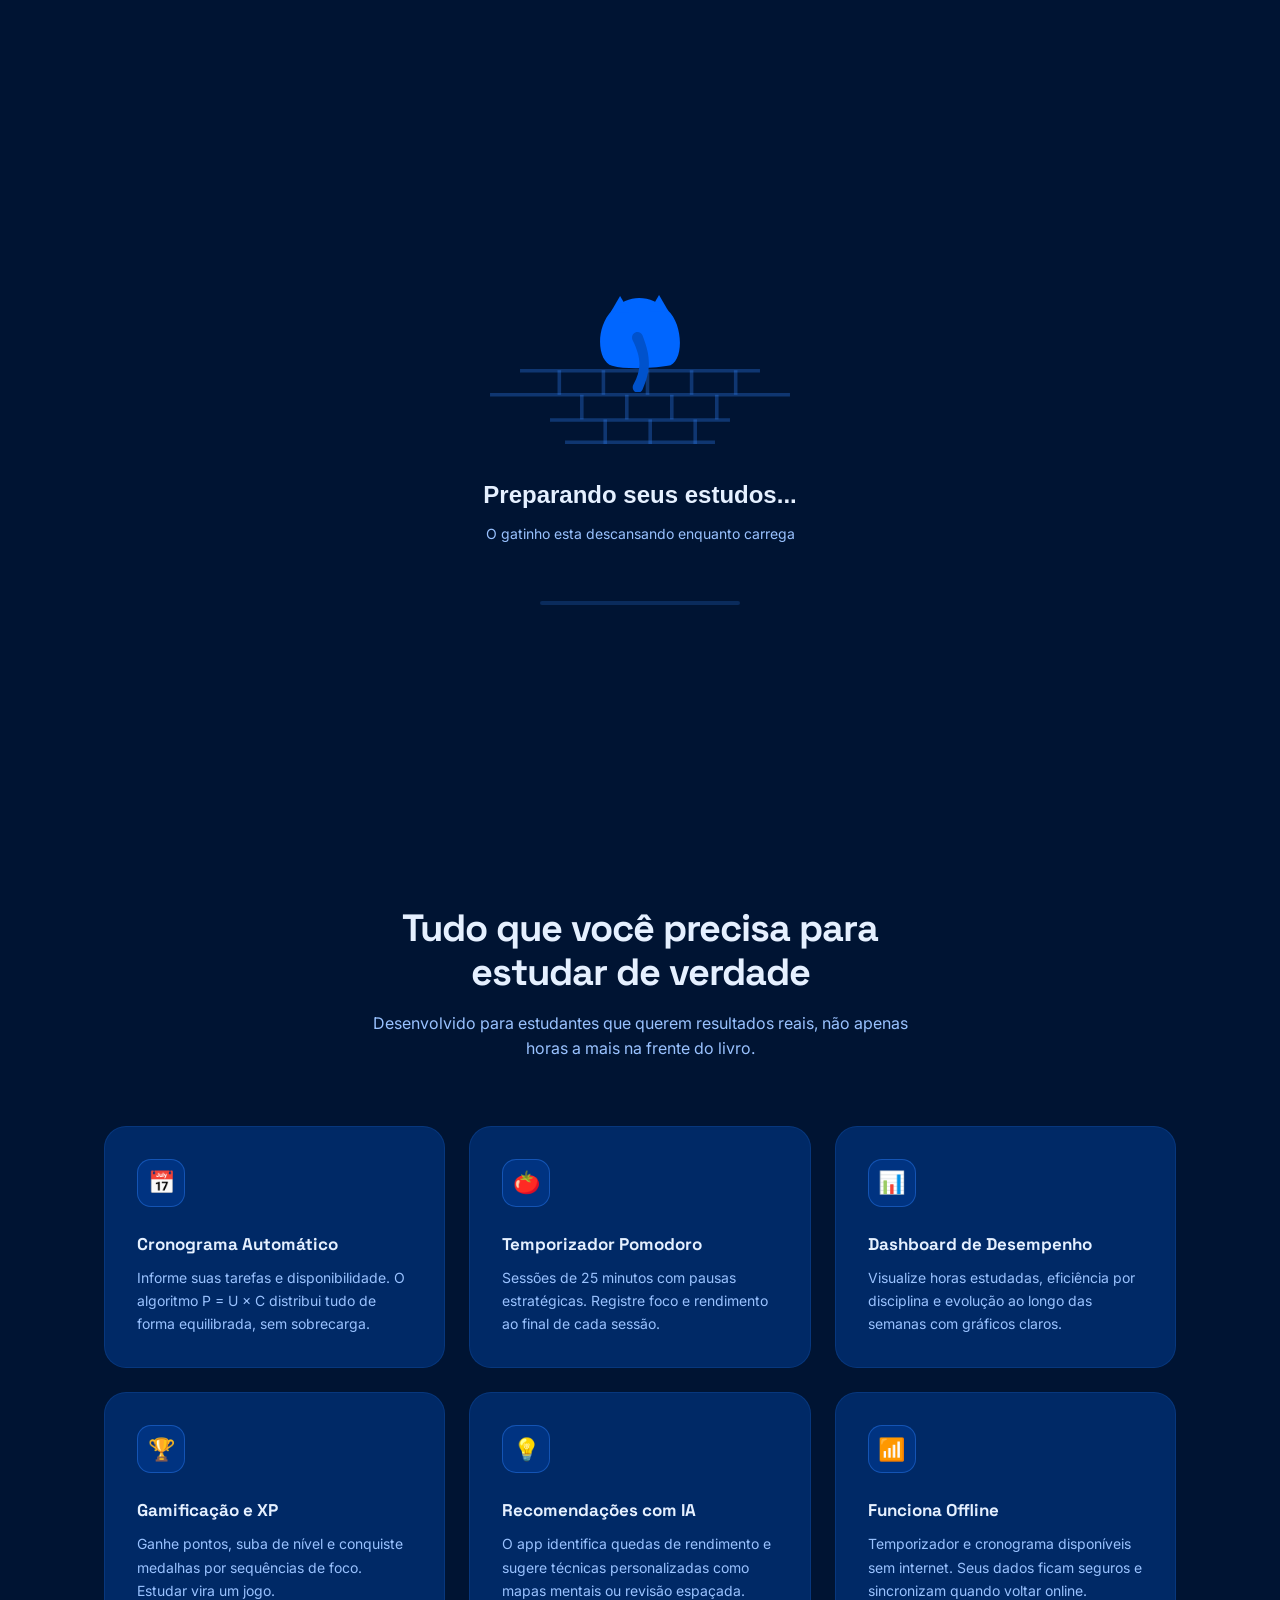
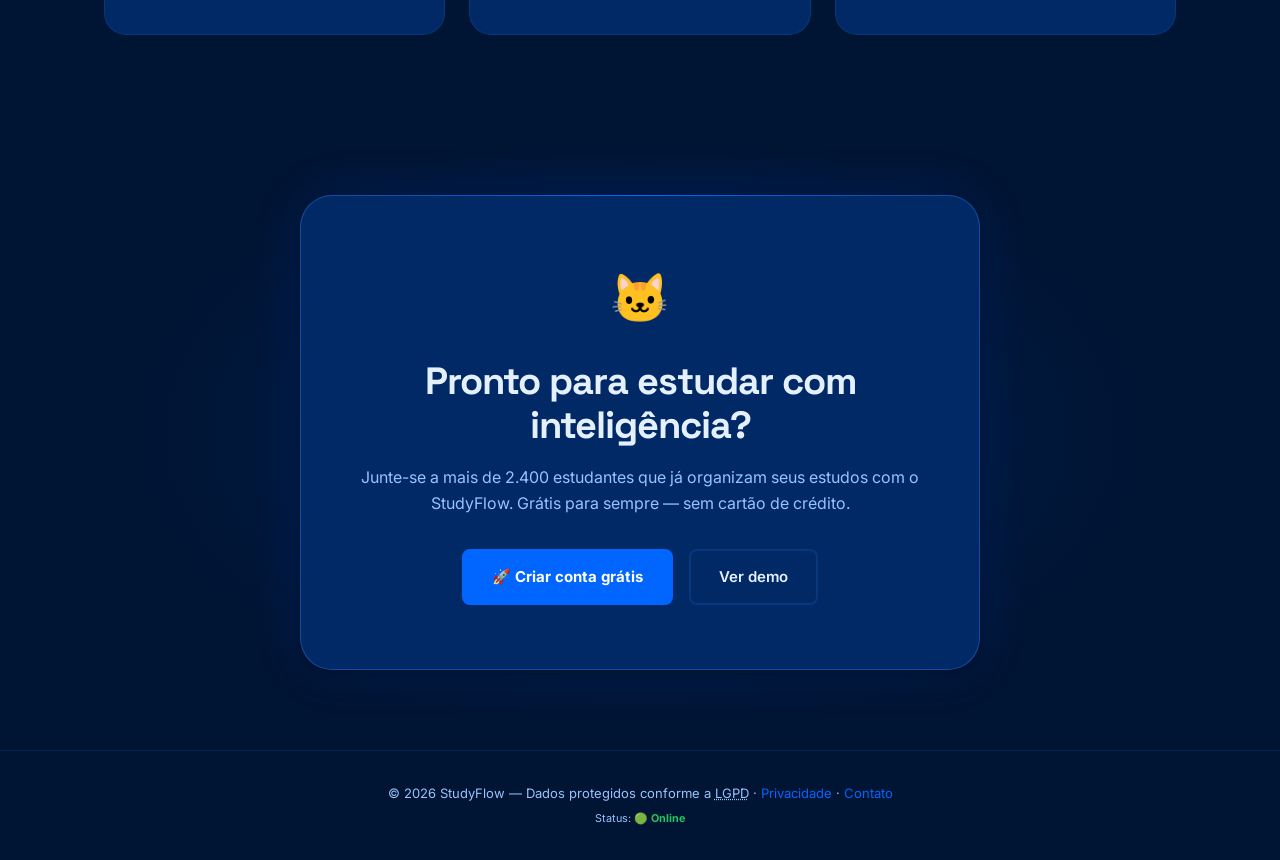
<file: index.html>
<!DOCTYPE html>
<html lang="pt-BR" data-tema="dark">
<head>
  <meta charset="UTF-8">
  <meta name="viewport" content="width=device-width, initial-scale=1.0">
  <meta name="description" content="StudyFlow — Gerencie seus estudos com inteligência. Cronograma automático, Pomodoro e gamificação.">
  <meta name="theme-color" content="#001433">
  <meta property="og:title" content="StudyFlow | Gestão Inteligente de Estudos">
  <meta property="og:description" content="Estude com inteligência, não com esforço. Cronograma automático e Pomodoro.">
  <meta property="og:type" content="website">
  <title>StudyFlow | Gestão Inteligente de Estudos</title>

  <!-- Favicon SVG inline via data URI -->
        <link rel="icon" type="image/png" href="[data-uri]">

  <link rel="preconnect" href="https://fonts.googleapis.com">
  <link rel="preconnect" href="https://fonts.gstatic.com" crossorigin>
  <link rel="stylesheet" href="style.css">

  <!-- Anti-FOUC: aplica tema salvo ANTES do body renderizar -->
  <script>try{var t=localStorage.getItem("sf-tema");if(t)document.documentElement.setAttribute("data-tema",t);}catch(e){}</script>

  <style>
    /* Loading screen — cores fixas, não depende de variáveis CSS */
    .loading-screen {
      position: fixed; inset: 0;
      background: #001433;
      display: flex; flex-direction: column;
      align-items: center; justify-content: center;
      z-index: 99999;
      transition: opacity 0.6s ease, visibility 0.6s ease;
    }
    .loading-screen.hidden {
      opacity: 0; visibility: hidden; pointer-events: none;
    }
    .loading-container {
      display: flex; flex-direction: column;
      align-items: center; gap: 32px;
    }
    .loader { display: flex; align-items: center; justify-content: center; }
    .wrapper {
      display: flex; flex-direction: column;
      justify-content: center; align-items: center;
    }
    .catContainer {
      width: 100%; display: flex; align-items: center;
      justify-content: center; position: relative;
    }
    .catbody { width: 80px; }
    .cat-fill { fill: #0066FF; }
    .tail-fill { fill: #0052CC; }
    .wall { width: 300px; }
    .wall-stroke { stroke: rgba(51,133,255,0.3); }
    .tail {
      position: absolute; width: 17px; top: 50%;
      animation: tail 0.5s ease-in infinite alternate-reverse;
      transform-origin: top;
    }
    @keyframes tail {
      0%   { transform: rotateZ(60deg); }
      50%  { transform: rotateZ(0deg); }
      100% { transform: rotateZ(-20deg); }
    }
    .text {
      display: flex; flex-direction: column;
      width: 50px; position: absolute;
      margin: 0 0 100px 120px;
    }
    .zzz {
      color: #E5F0FF; font-family: sans-serif;
      font-weight: 700; font-size: 15px;
      animation: zzz 2s linear infinite;
    }
    .bigzzz {
      color: #E5F0FF; font-family: sans-serif;
      font-weight: 700; font-size: 25px; margin-left: 10px;
      animation: zzz 2.3s linear infinite;
    }
    @keyframes zzz {
      0%   { opacity: 0; }
      50%  { opacity: 1; }
      100% { opacity: 0; }
    }
    .wallContainer { display: flex; justify-content: center; }
    .loading-text { text-align: center; }
    .loading-title {
      font-family: sans-serif; font-size: 24px;
      font-weight: 700; color: #E5F0FF; margin-bottom: 8px;
    }
    .loading-subtitle { font-size: 14px; color: #99C2FF; }
    .loading-progress {
      width: 200px; height: 4px;
      background: rgba(51,133,255,0.2); border-radius: 99px; overflow: hidden;
    }
    .loading-progress-bar {
      height: 100%; width: 0%;
      background: linear-gradient(90deg, #0066FF, #3385FF);
      border-radius: 99px;
      animation: progress 2s ease-in-out infinite;
    }
    @keyframes progress {
      0%   { width: 0%;  margin-left: 0%; }
      50%  { width: 60%; margin-left: 20%; }
      100% { width: 0%;  margin-left: 100%; }
    }
  </style>
</head>
<body>
  <!-- LOADING SCREEN - Gato Dormindo na Parede -->
<div class="loading-screen" id="loading-screen">
  <div class="loading-container">
    <div class="loader">
      <div class="wrapper">
        <div class="catContainer">
          <svg xmlns="http://www.w3.org/2000/svg" fill="none" viewBox="0 0 733 673" class="catbody">
            <path class="cat-fill" d="M111.002 139.5C270.502 -24.5001 471.503 2.4997 621.002 139.5C770.501 276.5 768.504 627.5 621.002 649.5C473.5 671.5 246 687.5 111.002 649.5C-23.9964 611.5 -48.4982 303.5 111.002 139.5Z"></path>
            <path class="cat-fill" d="M184 9L270.603 159H97.3975L184 9Z"></path>
            <path class="cat-fill" d="M541 0L627.603 150H454.397L541 0Z"></path>
          </svg>
          <svg xmlns="http://www.w3.org/2000/svg" fill="none" viewBox="0 0 158 564" class="tail">
            <path class="tail-fill" d="M5.97602 76.066C-11.1099 41.6747 12.9018 0 51.3036 0V0C71.5336 0 89.8636 12.2558 97.2565 31.0866C173.697 225.792 180.478 345.852 97.0691 536.666C89.7636 553.378 73.0672 564 54.8273 564V564C16.9427 564 -5.4224 521.149 13.0712 488.085C90.2225 350.15 87.9612 241.089 5.97602 76.066Z"></path>
          </svg>
          <div class="text">
            <span class="bigzzz">Z</span>
            <span class="zzz">Z</span>
          </div>
        </div>
        <div class="wallContainer">
          <svg xmlns="http://www.w3.org/2000/svg" fill="none" viewBox="0 0 500 126" class="wall">
            <line stroke-width="6" class="wall-stroke" y2="3" x2="450" y1="3" x1="50"></line>
            <line stroke-width="6" class="wall-stroke" y2="85" x2="400" y1="85" x1="100"></line>
            <line stroke-width="6" class="wall-stroke" y2="122" x2="375" y1="122" x1="125"></line>
            <line stroke-width="6" class="wall-stroke" y2="43" x2="500" y1="43"></line>
            <line stroke-width="6" class="wall-stroke" y2="1.99391" x2="115.5" y1="43.0061" x1="115.5"></line>
            <line stroke-width="6" class="wall-stroke" y2="2.00002" x2="189" y1="43.0122" x1="189"></line>
            <line stroke-width="6" class="wall-stroke" y2="2.00612" x2="262.5" y1="43.0183" x1="262.5"></line>
            <line stroke-width="6" class="wall-stroke" y2="2.01222" x2="336" y1="43.0244" x1="336"></line>
            <line stroke-width="6" class="wall-stroke" y2="2.01833" x2="409.5" y1="43.0305" x1="409.5"></line>
            <line stroke-width="6" class="wall-stroke" y2="43" x2="153" y1="84.0122" x1="153"></line>
            <line stroke-width="6" class="wall-stroke" y2="43" x2="228" y1="84.0122" x1="228"></line>
            <line stroke-width="6" class="wall-stroke" y2="43" x2="303" y1="84.0122" x1="303"></line>
            <line stroke-width="6" class="wall-stroke" y2="43" x2="378" y1="84.0122" x1="378"></line>
            <line stroke-width="6" class="wall-stroke" y2="84" x2="192" y1="125.012" x1="192"></line>
            <line stroke-width="6" class="wall-stroke" y2="84" x2="267" y1="125.012" x1="267"></line>
            <line stroke-width="6" class="wall-stroke" y2="84" x2="342" y1="125.012" x1="342"></line>
          </svg>
        </div>
      </div>
    </div>
    <div class="loading-text">
      <h2 class="loading-title">Preparando seus estudos...</h2>
      <p class="loading-subtitle">O gatinho esta descansando enquanto carrega</p>
    </div>
    <div class="loading-progress">
      <div class="loading-progress-bar"></div>
    </div>
  </div>
</div>
<!-- FIM LOADING SCREEN -->

  <a href="#conteudo-principal" class="skip-link">Pular para o conteúdo</a>

  <header role="banner">
    <nav class="nav" id="nav-principal" aria-label="Menu Principal">
      <div class="nav__inner">

        <a href="index.html" class="nav__logo" aria-label="StudyFlow — página inicial">
          <!-- Mascote gato SVG -->
          <img src="logo.png" alt="" class="cat-mascot" aria-hidden="true" loading="eager">
          StudyFlow
        </a>

        <ul class="nav__links" id="nav-links" role="list">
          <li><a href="#hero" aria-current="page">Início</a></li>
          <li><a href="#funcionalidades">Funcionalidades</a></li>
          <li><a href="perfil.html">Perfil</a></li>
          <li><a href="cronograma.html">Cronograma</a></li>
          <li><a href="foco.html">Modo Foco</a></li>
        </ul>

        <div class="nav__actions">
          <div class="toggle-tema" title="Alternar tema">
            <input type="checkbox" id="toggle-tema" class="toggle-tema__input"
              role="switch" aria-label="Alternar entre dark e light mode">
            <label for="toggle-tema" class="toggle-tema__track" aria-hidden="true">
              <span class="toggle-tema__thumb"><span id="icone-tema">🌙</span></span>
            </label>
            <label for="toggle-tema" class="toggle-tema__label" id="label-tema">Dark</label>
          </div>
          <a href="#cadastro" class="btn-nav">Começar grátis →</a>
        </div>

        <button class="nav__toggle" id="nav-toggle" type="button"
          aria-label="Abrir menu" aria-expanded="false" aria-controls="nav-links">
          <span aria-hidden="true"></span>
          <span aria-hidden="true"></span>
          <span aria-hidden="true"></span>
        </button>
      </div>
    </nav>
  </header>

  <main id="conteudo-principal" role="main">

    <!-- ── HERO ─────────────────────────────────────────────────── -->
    <section id="hero" class="hero" aria-labelledby="hero-titulo">
      <div class="hero__grid-bg" aria-hidden="true"></div>
      <div class="hero__inner">

        <div class="hero__content">
          <div class="hero__badge" aria-label="Versão atual">
            <span class="hero__badge-dot" aria-hidden="true"></span>
            Versão 1.0 disponível
          </div>

          <h1 class="hero__titulo" id="hero-titulo">
            Estude com<br>
            <span class="hero__titulo-gradiente">inteligência,</span><br>
            não com esforço.
          </h1>

          <p class="hero__subtitulo">
            O StudyFlow analisa seus hábitos, distribui suas tarefas e cria um
            cronograma personalizado — para você estudar menos tempo e aprender muito mais.
          </p>

          <div class="hero__ctas">
            <a href="http://localhost:8000/index.php" class="btn-primario">🚀 Criar meu plano grátis</a>
            <a href="#funcionalidades" class="btn-secundario">▷ Ver como funciona</a>
          </div>

          <!-- Avatares SVG reais — mais credíveis que emojis -->
          <div class="hero__social-proof" aria-label="Mais de 2400 estudantes usando o StudyFlow">
            <div class="hero__avatares" aria-hidden="true">
              <!-- Avatar 1 -->
              <div class="hero__avatar">
                <svg viewBox="0 0 34 34" xmlns="http://www.w3.org/2000/svg">
                  <rect width="34" height="34" rx="17" fill="#3385FF"/>
                  <circle cx="17" cy="13" r="6" fill="#CCE0FF"/>
                  <ellipse cx="17" cy="28" rx="10" ry="7" fill="#CCE0FF"/>
                </svg>
              </div>
              <!-- Avatar 2 -->
              <div class="hero__avatar">
                <svg viewBox="0 0 34 34" xmlns="http://www.w3.org/2000/svg">
                  <rect width="34" height="34" rx="17" fill="#0052CC"/>
                  <circle cx="17" cy="13" r="6" fill="#E5F0FF"/>
                  <ellipse cx="17" cy="28" rx="10" ry="7" fill="#E5F0FF"/>
                </svg>
              </div>
              <!-- Avatar 3 -->
              <div class="hero__avatar">
                <svg viewBox="0 0 34 34" xmlns="http://www.w3.org/2000/svg">
                  <rect width="34" height="34" rx="17" fill="#001433"/>
                  <circle cx="17" cy="13" r="6" fill="#99C2FF"/>
                  <ellipse cx="17" cy="28" rx="10" ry="7" fill="#99C2FF"/>
                </svg>
              </div>
              <!-- Avatar 4 -->
              <div class="hero__avatar">
                <svg viewBox="0 0 34 34" xmlns="http://www.w3.org/2000/svg">
                  <rect width="34" height="34" rx="17" fill="#0066FF"/>
                  <circle cx="17" cy="13" r="6" fill="#CCE0FF"/>
                  <ellipse cx="17" cy="28" rx="10" ry="7" fill="#CCE0FF"/>
                </svg>
              </div>
            </div>
            <p class="hero__social-texto">
              <strong>+2.400 estudantes</strong> já organizam seus estudos
            </p>
          </div>
        </div>

        <div class="hero__visual" aria-hidden="true">
          <div class="hero__deco hero__deco--1"></div>
          <div class="hero__deco hero__deco--2"></div>
          <div class="hero__app-card">
            <div class="app-mock__header">
              <span class="app-mock__titulo">📅 Hoje · Terça-feira</span>
              <span class="app-mock__badge">Nível 5 ⚡</span>
            </div>
            <div class="app-mock__timer">
              <div class="app-mock__timer-num" id="timer-mock">24:37</div>
              <div class="app-mock__timer-label">Pomodoro em andamento</div>
            </div>
            <div class="app-mock__progress-wrap">
              <div class="app-mock__progress-label">
                <span>Progresso da semana</span><span>65%</span>
              </div>
              <div class="app-mock__progress-track">
                <div class="app-mock__progress-fill"></div>
              </div>
            </div>
            <div class="app-mock__tarefas">
              <div class="app-mock__tarefa">
                <div class="app-mock__tarefa-check feito">✓</div>
                <span class="app-mock__tarefa-nome riscado">Cálculo — Integrais</span>
                <span class="app-mock__tarefa-tag tag--baixa">feita</span>
              </div>
              <div class="app-mock__tarefa">
                <div class="app-mock__tarefa-check"></div>
                <span class="app-mock__tarefa-nome">Algoritmos — Grafos</span>
                <span class="app-mock__tarefa-tag tag--alta">urgente</span>
              </div>
              <div class="app-mock__tarefa">
                <div class="app-mock__tarefa-check"></div>
                <span class="app-mock__tarefa-nome">Física — Eletromagnetismo</span>
                <span class="app-mock__tarefa-tag tag--media">média</span>
              </div>
            </div>
          </div>
        </div>

      </div>
    </section>


    <!-- ── PAINEL "COMO FUNCIONA" (revelado pelo JS) ────────────── -->
    <!-- Este elemento começa oculto (height:0, opacity:0 via CSS)  -->
    <!-- O JS adiciona a classe .expandido ao clicar no botão       -->
    <div id="como-funciona-painel" aria-live="polite">
      <div class="como-funciona__inner">
        <h2 class="como-funciona__titulo">Como o StudyFlow funciona</h2>
        <div class="como-funciona__steps">
          <div class="como-funciona__step">
            <span class="como-funciona__num">1</span>
            <div>
              <strong>Cadastre suas matérias</strong>
              <p>Informe as disciplinas, prazos e quantas horas por semana você tem disponível.</p>
            </div>
          </div>
          <div class="como-funciona__step">
            <span class="como-funciona__num">2</span>
            <div>
              <strong>O algoritmo P = U × C distribui tudo</strong>
              <p>Urgência × Complexidade define a prioridade de cada tarefa automaticamente.</p>
            </div>
          </div>
          <div class="como-funciona__step">
            <span class="como-funciona__num">3</span>
            <div>
              <strong>Estude com Pomodoro e ganhe XP</strong>
              <p>Cada sessão de 25 min concluída soma pontos e sobe seu nível no ranking.</p>
            </div>
          </div>
        </div>
      </div>
    </div>

    <!-- ── FUNCIONALIDADES ───────────────────────────────────────── -->
    <section id="funcionalidades" class="features" aria-labelledby="features-titulo">
      <div class="features__header">
        <p class="features__rotulo" aria-hidden="true">O que o StudyFlow faz por você</p>
        <h2 class="features__titulo" id="features-titulo">
          Tudo que você precisa para estudar de verdade
        </h2>
        <p class="features__desc">
          Desenvolvido para estudantes que querem resultados reais,
          não apenas horas a mais na frente do livro.
        </p>
      </div>
      <div class="features__grid" role="list">
        <article class="feature-card" role="listitem">
          <div class="feature-card__icone" aria-hidden="true">📅</div>
          <h3 class="feature-card__titulo">Cronograma Automático</h3>
          <p class="feature-card__detalhe">→ Clique para acessar o cronograma</p>
          <p class="feature-card__texto">Informe suas tarefas e disponibilidade. O algoritmo P = U × C distribui tudo de forma equilibrada, sem sobrecarga.</p>
        </article>
        <article class="feature-card" role="listitem">
          <div class="feature-card__icone" aria-hidden="true">🍅</div>
          <h3 class="feature-card__titulo">Temporizador Pomodoro</h3>
          <p class="feature-card__detalhe">→ Clique para abrir o Modo Foco</p>
          <p class="feature-card__texto">Sessões de 25 minutos com pausas estratégicas. Registre foco e rendimento ao final de cada sessão.</p>
        </article>
        <article class="feature-card" role="listitem">
          <div class="feature-card__icone" aria-hidden="true">📊</div>
          <h3 class="feature-card__titulo">Dashboard de Desempenho</h3>
          <p class="feature-card__detalhe">→ Veja seu progresso no Perfil</p>
          <p class="feature-card__texto">Visualize horas estudadas, eficiência por disciplina e evolução ao longo das semanas com gráficos claros.</p>
        </article>
        <article class="feature-card" role="listitem">
          <div class="feature-card__icone" aria-hidden="true">🏆</div>
          <h3 class="feature-card__titulo">Gamificação e XP</h3>
          <p class="feature-card__detalhe">→ Suba de nível estudando!</p>
          <p class="feature-card__texto">Ganhe pontos, suba de nível e conquiste medalhas por sequências de foco. Estudar vira um jogo.</p>
        </article>
        <article class="feature-card" role="listitem">
          <div class="feature-card__icone" aria-hidden="true">💡</div>
          <h3 class="feature-card__titulo">Recomendações com IA</h3>
          <p class="feature-card__detalhe">→ Baseado nos seus hábitos reais</p>
          <p class="feature-card__texto">O app identifica quedas de rendimento e sugere técnicas personalizadas como mapas mentais ou revisão espaçada.</p>
        </article>
        <article class="feature-card" role="listitem">
          <div class="feature-card__icone" aria-hidden="true">📶</div>
          <h3 class="feature-card__titulo">Funciona Offline</h3>
          <p class="feature-card__detalhe">→ Sem internet? Sem problema.</p>
          <p class="feature-card__texto">Temporizador e cronograma disponíveis sem internet. Seus dados ficam seguros e sincronizam quando voltar online.</p>
        </article>
      </div>
    </section>

    <!-- ── CTA FINAL ─────────────────────────────────────────────── -->
    <section id="cadastro" class="cta-final" aria-labelledby="cta-titulo">
      <div class="cta-final__inner">
        <span class="cta-final__icone" aria-hidden="true">🐱</span>
        <h2 class="cta-final__titulo" id="cta-titulo">
          Pronto para estudar com inteligência?
        </h2>
        <p class="cta-final__subtitulo">
          Junte-se a mais de 2.400 estudantes que já organizam seus estudos com o StudyFlow.
          Grátis para sempre — sem cartão de crédito.
        </p>
        <div class="cta-final__acoes">
          <a href="http://localhost:8000/index.php" class="btn-primario">🚀 Criar conta grátis</a>
          <a href="cronograma.html" class="btn-secundario">Ver demo</a>
        </div>
      </div>
    </section>

  </main>

  <footer role="contentinfo">
    <p>
      © 2026 StudyFlow — Dados protegidos conforme a
      <abbr title="Lei Geral de Proteção de Dados">LGPD</abbr>
      · <a href="#">Privacidade</a> · <a href="#">Contato</a>
    </p>
    <p class="footer__status">
      <small>Status: <strong class="footer__status-valor">🟢 Online</strong></small>
    </p>
  </footer>

  <script src="core.js"></script>
  <script src="script.js"></script>
</body>
</html>
</file>
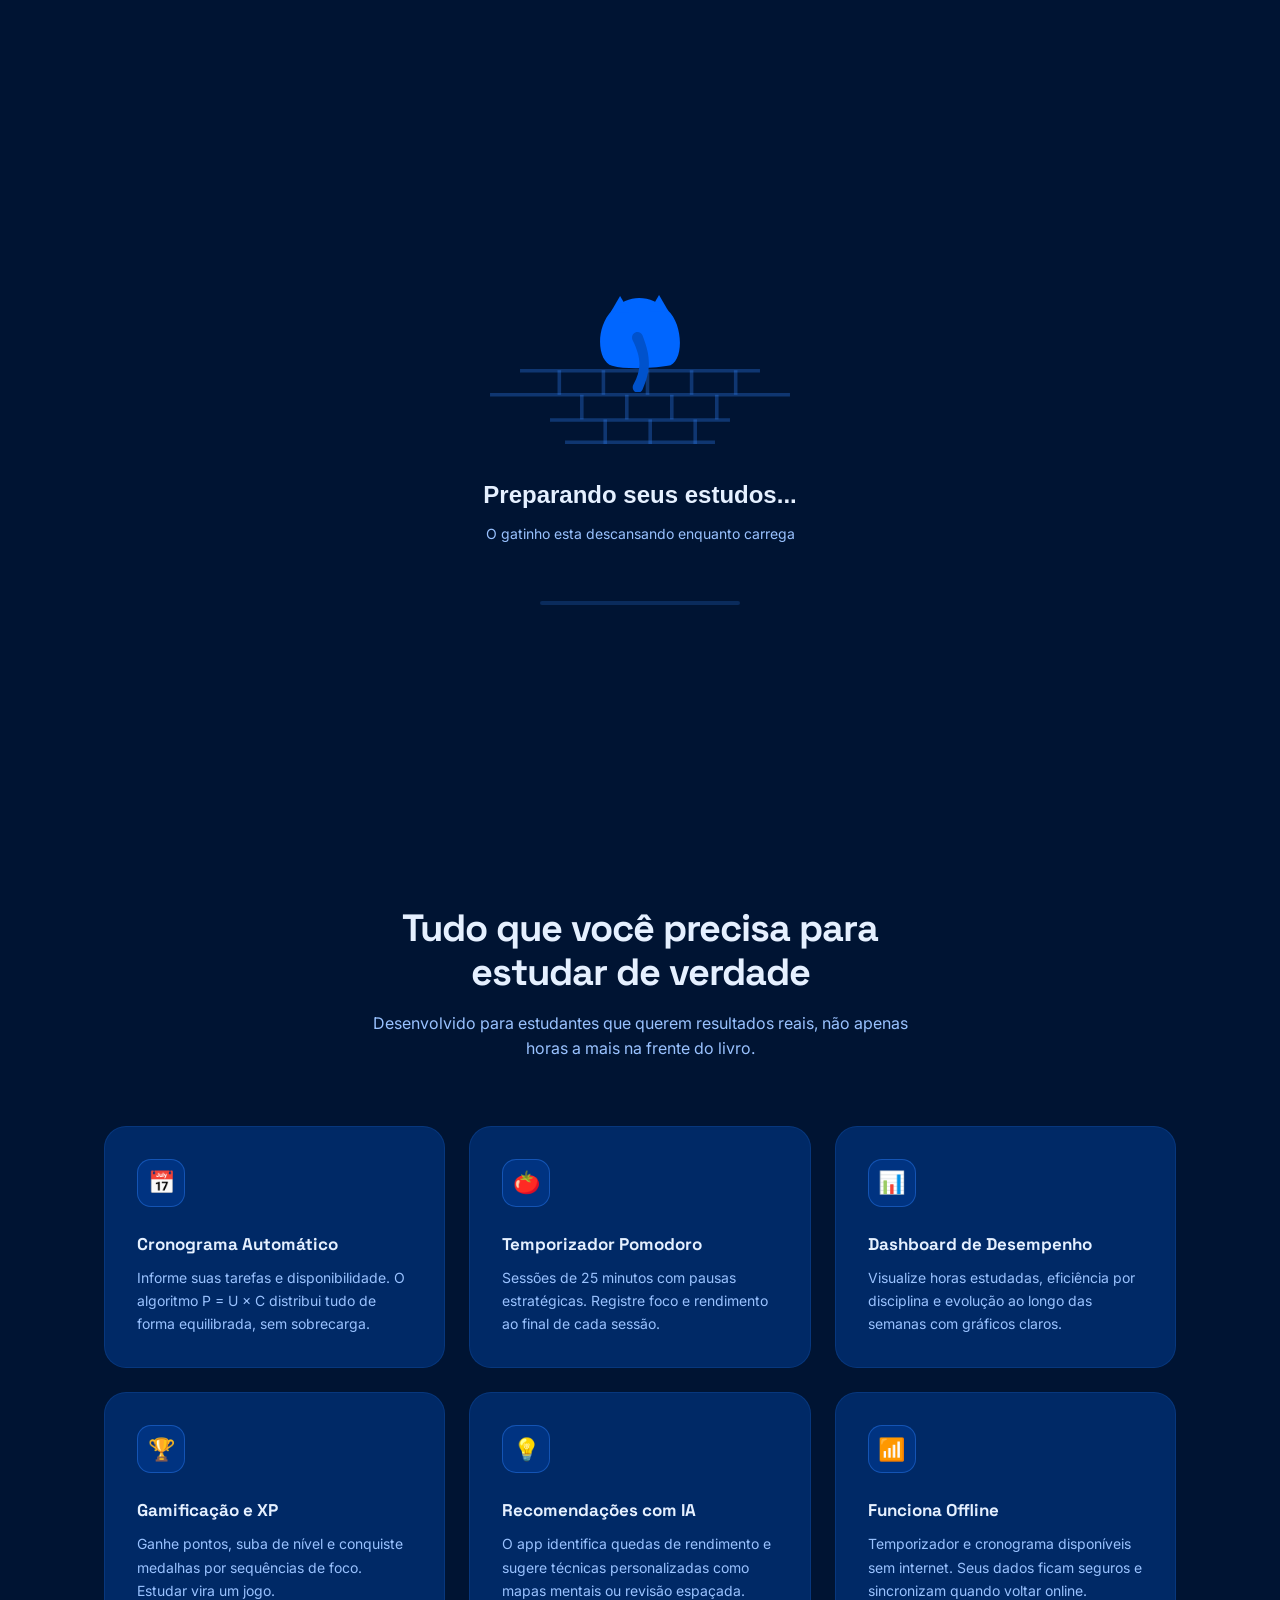
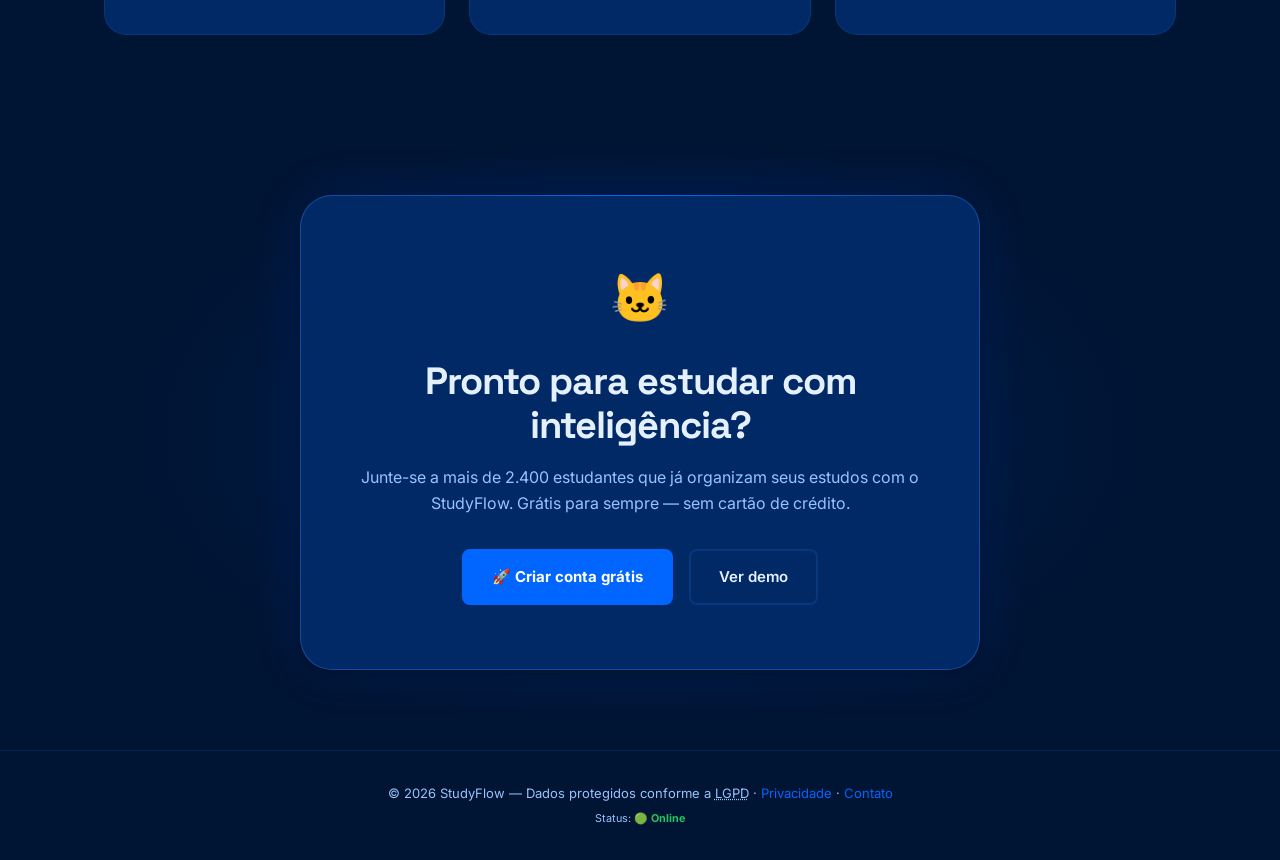
<file: app/view/html/index.html>
<!DOCTYPE html>
<html lang="pt-BR" data-tema="dark">
<head>
  <meta charset="UTF-8">
  <meta name="viewport" content="width=device-width, initial-scale=1.0">
  <meta name="description" content="StudyFlow — Gerencie seus estudos com inteligência. Cronograma automático, Pomodoro e gamificação.">
  <meta name="theme-color" content="#001433">
  <meta property="og:title" content="StudyFlow | Gestão Inteligente de Estudos">
  <meta property="og:description" content="Estude com inteligência, não com esforço. Cronograma automático e Pomodoro.">
  <meta property="og:type" content="website">
  <title>StudyFlow | Gestão Inteligente de Estudos</title>

  <!-- Favicon SVG inline via data URI -->
        <link rel="icon" type="image/png" href="[data-uri]">

  <link rel="preconnect" href="https://fonts.googleapis.com">
  <link rel="preconnect" href="https://fonts.gstatic.com" crossorigin>
  <link rel="stylesheet" href="../css/style.css">

  <!-- Anti-FOUC: aplica tema salvo ANTES do body renderizar -->
  <script>try{var t=localStorage.getItem("sf-tema");if(t)document.documentElement.setAttribute("data-tema",t);}catch(e){}</script>

  <style>
    /* Loading screen — cores fixas, não depende de variáveis CSS */
    .loading-screen {
      position: fixed; inset: 0;
      background: #001433;
      display: flex; flex-direction: column;
      align-items: center; justify-content: center;
      z-index: 99999;
      transition: opacity 0.6s ease, visibility 0.6s ease;
    }
    .loading-screen.hidden {
      opacity: 0; visibility: hidden; pointer-events: none;
    }
    .loading-container {
      display: flex; flex-direction: column;
      align-items: center; gap: 32px;
    }
    .loader { display: flex; align-items: center; justify-content: center; }
    .wrapper {
      display: flex; flex-direction: column;
      justify-content: center; align-items: center;
    }
    .catContainer {
      width: 100%; display: flex; align-items: center;
      justify-content: center; position: relative;
    }
    .catbody { width: 80px; }
    .cat-fill { fill: #0066FF; }
    .tail-fill { fill: #0052CC; }
    .wall { width: 300px; }
    .wall-stroke { stroke: rgba(51,133,255,0.3); }
    .tail {
      position: absolute; width: 17px; top: 50%;
      animation: tail 0.5s ease-in infinite alternate-reverse;
      transform-origin: top;
    }
    @keyframes tail {
      0%   { transform: rotateZ(60deg); }
      50%  { transform: rotateZ(0deg); }
      100% { transform: rotateZ(-20deg); }
    }
    .text {
      display: flex; flex-direction: column;
      width: 50px; position: absolute;
      margin: 0 0 100px 120px;
    }
    .zzz {
      color: #E5F0FF; font-family: sans-serif;
      font-weight: 700; font-size: 15px;
      animation: zzz 2s linear infinite;
    }
    .bigzzz {
      color: #E5F0FF; font-family: sans-serif;
      font-weight: 700; font-size: 25px; margin-left: 10px;
      animation: zzz 2.3s linear infinite;
    }
    @keyframes zzz {
      0%   { opacity: 0; }
      50%  { opacity: 1; }
      100% { opacity: 0; }
    }
    .wallContainer { display: flex; justify-content: center; }
    .loading-text { text-align: center; }
    .loading-title {
      font-family: sans-serif; font-size: 24px;
      font-weight: 700; color: #E5F0FF; margin-bottom: 8px;
    }
    .loading-subtitle { font-size: 14px; color: #99C2FF; }
    .loading-progress {
      width: 200px; height: 4px;
      background: rgba(51,133,255,0.2); border-radius: 99px; overflow: hidden;
    }
    .loading-progress-bar {
      height: 100%; width: 0%;
      background: linear-gradient(90deg, #0066FF, #3385FF);
      border-radius: 99px;
      animation: progress 2s ease-in-out infinite;
    }
    @keyframes progress {
      0%   { width: 0%;  margin-left: 0%; }
      50%  { width: 60%; margin-left: 20%; }
      100% { width: 0%;  margin-left: 100%; }
    }
  </style>
</head>
<body>
  <!-- LOADING SCREEN - Gato Dormindo na Parede -->
<div class="loading-screen" id="loading-screen">
  <div class="loading-container">
    <div class="loader">
      <div class="wrapper">
        <div class="catContainer">
          <svg xmlns="http://www.w3.org/2000/svg" fill="none" viewBox="0 0 733 673" class="catbody">
            <path class="cat-fill" d="M111.002 139.5C270.502 -24.5001 471.503 2.4997 621.002 139.5C770.501 276.5 768.504 627.5 621.002 649.5C473.5 671.5 246 687.5 111.002 649.5C-23.9964 611.5 -48.4982 303.5 111.002 139.5Z"></path>
            <path class="cat-fill" d="M184 9L270.603 159H97.3975L184 9Z"></path>
            <path class="cat-fill" d="M541 0L627.603 150H454.397L541 0Z"></path>
          </svg>
          <svg xmlns="http://www.w3.org/2000/svg" fill="none" viewBox="0 0 158 564" class="tail">
            <path class="tail-fill" d="M5.97602 76.066C-11.1099 41.6747 12.9018 0 51.3036 0V0C71.5336 0 89.8636 12.2558 97.2565 31.0866C173.697 225.792 180.478 345.852 97.0691 536.666C89.7636 553.378 73.0672 564 54.8273 564V564C16.9427 564 -5.4224 521.149 13.0712 488.085C90.2225 350.15 87.9612 241.089 5.97602 76.066Z"></path>
          </svg>
          <div class="text">
            <span class="bigzzz">Z</span>
            <span class="zzz">Z</span>
          </div>
        </div>
        <div class="wallContainer">
          <svg xmlns="http://www.w3.org/2000/svg" fill="none" viewBox="0 0 500 126" class="wall">
            <line stroke-width="6" class="wall-stroke" y2="3" x2="450" y1="3" x1="50"></line>
            <line stroke-width="6" class="wall-stroke" y2="85" x2="400" y1="85" x1="100"></line>
            <line stroke-width="6" class="wall-stroke" y2="122" x2="375" y1="122" x1="125"></line>
            <line stroke-width="6" class="wall-stroke" y2="43" x2="500" y1="43"></line>
            <line stroke-width="6" class="wall-stroke" y2="1.99391" x2="115.5" y1="43.0061" x1="115.5"></line>
            <line stroke-width="6" class="wall-stroke" y2="2.00002" x2="189" y1="43.0122" x1="189"></line>
            <line stroke-width="6" class="wall-stroke" y2="2.00612" x2="262.5" y1="43.0183" x1="262.5"></line>
            <line stroke-width="6" class="wall-stroke" y2="2.01222" x2="336" y1="43.0244" x1="336"></line>
            <line stroke-width="6" class="wall-stroke" y2="2.01833" x2="409.5" y1="43.0305" x1="409.5"></line>
            <line stroke-width="6" class="wall-stroke" y2="43" x2="153" y1="84.0122" x1="153"></line>
            <line stroke-width="6" class="wall-stroke" y2="43" x2="228" y1="84.0122" x1="228"></line>
            <line stroke-width="6" class="wall-stroke" y2="43" x2="303" y1="84.0122" x1="303"></line>
            <line stroke-width="6" class="wall-stroke" y2="43" x2="378" y1="84.0122" x1="378"></line>
            <line stroke-width="6" class="wall-stroke" y2="84" x2="192" y1="125.012" x1="192"></line>
            <line stroke-width="6" class="wall-stroke" y2="84" x2="267" y1="125.012" x1="267"></line>
            <line stroke-width="6" class="wall-stroke" y2="84" x2="342" y1="125.012" x1="342"></line>
          </svg>
        </div>
      </div>
    </div>
    <div class="loading-text">
      <h2 class="loading-title">Preparando seus estudos...</h2>
      <p class="loading-subtitle">O gatinho esta descansando enquanto carrega</p>
    </div>
    <div class="loading-progress">
      <div class="loading-progress-bar"></div>
    </div>
  </div>
</div>
<!-- FIM LOADING SCREEN -->

  <a href="#conteudo-principal" class="skip-link">Pular para o conteúdo</a>

  <header role="banner">
    <nav class="nav" id="nav-principal" aria-label="Menu Principal">
      <div class="nav__inner">

        <a href="index.html" class="nav__logo" aria-label="StudyFlow — página inicial">
          <!-- Mascote gato SVG -->
          <img src="../img/logo.png" alt="" class="cat-mascot" aria-hidden="true" loading="eager">
          StudyFlow
        </a>

        <ul class="nav__links" id="nav-links" role="list">
          <li><a href="#hero" aria-current="page">Início</a></li>
          <li><a href="#funcionalidades">Funcionalidades</a></li>
          <li><a href="perfil.html">Perfil</a></li>
          <li><a href="cronograma.html">Cronograma</a></li>
          <li><a href="foco.html">Modo Foco</a></li>
        </ul>

        <div class="nav__actions">
          <div class="toggle-tema" title="Alternar tema">
            <input type="checkbox" id="toggle-tema" class="toggle-tema__input"
              role="switch" aria-label="Alternar entre dark e light mode">
            <label for="toggle-tema" class="toggle-tema__track" aria-hidden="true">
              <span class="toggle-tema__thumb"><span id="icone-tema">🌙</span></span>
            </label>
            <label for="toggle-tema" class="toggle-tema__label" id="label-tema">Dark</label>
          </div>
          <a href="#cadastro" class="btn-nav">Começar grátis →</a>
        </div>

        <button class="nav__toggle" id="nav-toggle" type="button"
          aria-label="Abrir menu" aria-expanded="false" aria-controls="nav-links">
          <span aria-hidden="true"></span>
          <span aria-hidden="true"></span>
          <span aria-hidden="true"></span>
        </button>
      </div>
    </nav>
  </header>

  <main id="conteudo-principal" role="main">

    <!-- ── HERO ─────────────────────────────────────────────────── -->
    <section id="hero" class="hero" aria-labelledby="hero-titulo">
      <div class="hero__grid-bg" aria-hidden="true"></div>
      <div class="hero__inner">

        <div class="hero__content">
          <div class="hero__badge" aria-label="Versão atual">
            <span class="hero__badge-dot" aria-hidden="true"></span>
            Versão 1.0 disponível
          </div>

          <h1 class="hero__titulo" id="hero-titulo">
            Estude com<br>
            <span class="hero__titulo-gradiente">inteligência,</span><br>
            não com esforço.
          </h1>

          <p class="hero__subtitulo">
            O StudyFlow analisa seus hábitos, distribui suas tarefas e cria um
            cronograma personalizado — para você estudar menos tempo e aprender muito mais.
          </p>

          <div class="hero__ctas">
            <a href="/index.php" class="btn-primario">🚀 Criar meu plano grátis</a>
            <a href="#funcionalidades" class="btn-secundario">▷ Ver como funciona</a>
          </div>

          <!-- Avatares SVG reais — mais credíveis que emojis -->
          <div class="hero__social-proof" aria-label="Mais de 2400 estudantes usando o StudyFlow">
            <div class="hero__avatares" aria-hidden="true">
              <!-- Avatar 1 -->
              <div class="hero__avatar">
                <svg viewBox="0 0 34 34" xmlns="http://www.w3.org/2000/svg">
                  <rect width="34" height="34" rx="17" fill="#3385FF"/>
                  <circle cx="17" cy="13" r="6" fill="#CCE0FF"/>
                  <ellipse cx="17" cy="28" rx="10" ry="7" fill="#CCE0FF"/>
                </svg>
              </div>
              <!-- Avatar 2 -->
              <div class="hero__avatar">
                <svg viewBox="0 0 34 34" xmlns="http://www.w3.org/2000/svg">
                  <rect width="34" height="34" rx="17" fill="#0052CC"/>
                  <circle cx="17" cy="13" r="6" fill="#E5F0FF"/>
                  <ellipse cx="17" cy="28" rx="10" ry="7" fill="#E5F0FF"/>
                </svg>
              </div>
              <!-- Avatar 3 -->
              <div class="hero__avatar">
                <svg viewBox="0 0 34 34" xmlns="http://www.w3.org/2000/svg">
                  <rect width="34" height="34" rx="17" fill="#001433"/>
                  <circle cx="17" cy="13" r="6" fill="#99C2FF"/>
                  <ellipse cx="17" cy="28" rx="10" ry="7" fill="#99C2FF"/>
                </svg>
              </div>
              <!-- Avatar 4 -->
              <div class="hero__avatar">
                <svg viewBox="0 0 34 34" xmlns="http://www.w3.org/2000/svg">
                  <rect width="34" height="34" rx="17" fill="#0066FF"/>
                  <circle cx="17" cy="13" r="6" fill="#CCE0FF"/>
                  <ellipse cx="17" cy="28" rx="10" ry="7" fill="#CCE0FF"/>
                </svg>
              </div>
            </div>
            <p class="hero__social-texto">
              <strong>+2.400 estudantes</strong> já organizam seus estudos
            </p>
          </div>
        </div>

        <div class="hero__visual" aria-hidden="true">
          <div class="hero__deco hero__deco--1"></div>
          <div class="hero__deco hero__deco--2"></div>
          <div class="hero__app-card">
            <div class="app-mock__header">
              <span class="app-mock__titulo">📅 Hoje · Terça-feira</span>
              <span class="app-mock__badge">Nível 5 ⚡</span>
            </div>
            <div class="app-mock__timer">
              <div class="app-mock__timer-num" id="timer-mock">24:37</div>
              <div class="app-mock__timer-label">Pomodoro em andamento</div>
            </div>
            <div class="app-mock__progress-wrap">
              <div class="app-mock__progress-label">
                <span>Progresso da semana</span><span>65%</span>
              </div>
              <div class="app-mock__progress-track">
                <div class="app-mock__progress-fill"></div>
              </div>
            </div>
            <div class="app-mock__tarefas">
              <div class="app-mock__tarefa">
                <div class="app-mock__tarefa-check feito">✓</div>
                <span class="app-mock__tarefa-nome riscado">Cálculo — Integrais</span>
                <span class="app-mock__tarefa-tag tag--baixa">feita</span>
              </div>
              <div class="app-mock__tarefa">
                <div class="app-mock__tarefa-check"></div>
                <span class="app-mock__tarefa-nome">Algoritmos — Grafos</span>
                <span class="app-mock__tarefa-tag tag--alta">urgente</span>
              </div>
              <div class="app-mock__tarefa">
                <div class="app-mock__tarefa-check"></div>
                <span class="app-mock__tarefa-nome">Física — Eletromagnetismo</span>
                <span class="app-mock__tarefa-tag tag--media">média</span>
              </div>
            </div>
          </div>
        </div>

      </div>
    </section>


    <!-- ── PAINEL "COMO FUNCIONA" (revelado pelo JS) ────────────── -->
    <!-- Este elemento começa oculto (height:0, opacity:0 via CSS)  -->
    <!-- O JS adiciona a classe .expandido ao clicar no botão       -->
    <div id="como-funciona-painel" aria-live="polite">
      <div class="como-funciona__inner">
        <h2 class="como-funciona__titulo">Como o StudyFlow funciona</h2>
        <div class="como-funciona__steps">
          <div class="como-funciona__step">
            <span class="como-funciona__num">1</span>
            <div>
              <strong>Cadastre suas matérias</strong>
              <p>Informe as disciplinas, prazos e quantas horas por semana você tem disponível.</p>
            </div>
          </div>
          <div class="como-funciona__step">
            <span class="como-funciona__num">2</span>
            <div>
              <strong>O algoritmo P = U × C distribui tudo</strong>
              <p>Urgência × Complexidade define a prioridade de cada tarefa automaticamente.</p>
            </div>
          </div>
          <div class="como-funciona__step">
            <span class="como-funciona__num">3</span>
            <div>
              <strong>Estude com Pomodoro e ganhe XP</strong>
              <p>Cada sessão de 25 min concluída soma pontos e sobe seu nível no ranking.</p>
            </div>
          </div>
        </div>
      </div>
    </div>

    <!-- ── FUNCIONALIDADES ───────────────────────────────────────── -->
    <section id="funcionalidades" class="features" aria-labelledby="features-titulo">
      <div class="features__header">
        <p class="features__rotulo" aria-hidden="true">O que o StudyFlow faz por você</p>
        <h2 class="features__titulo" id="features-titulo">
          Tudo que você precisa para estudar de verdade
        </h2>
        <p class="features__desc">
          Desenvolvido para estudantes que querem resultados reais,
          não apenas horas a mais na frente do livro.
        </p>
      </div>
      <div class="features__grid" role="list">
        <article class="feature-card" role="listitem">
          <div class="feature-card__icone" aria-hidden="true">📅</div>
          <h3 class="feature-card__titulo">Cronograma Automático</h3>
          <p class="feature-card__detalhe">→ Clique para acessar o cronograma</p>
          <p class="feature-card__texto">Informe suas tarefas e disponibilidade. O algoritmo P = U × C distribui tudo de forma equilibrada, sem sobrecarga.</p>
        </article>
        <article class="feature-card" role="listitem">
          <div class="feature-card__icone" aria-hidden="true">🍅</div>
          <h3 class="feature-card__titulo">Temporizador Pomodoro</h3>
          <p class="feature-card__detalhe">→ Clique para abrir o Modo Foco</p>
          <p class="feature-card__texto">Sessões de 25 minutos com pausas estratégicas. Registre foco e rendimento ao final de cada sessão.</p>
        </article>
        <article class="feature-card" role="listitem">
          <div class="feature-card__icone" aria-hidden="true">📊</div>
          <h3 class="feature-card__titulo">Dashboard de Desempenho</h3>
          <p class="feature-card__detalhe">→ Veja seu progresso no Perfil</p>
          <p class="feature-card__texto">Visualize horas estudadas, eficiência por disciplina e evolução ao longo das semanas com gráficos claros.</p>
        </article>
        <article class="feature-card" role="listitem">
          <div class="feature-card__icone" aria-hidden="true">🏆</div>
          <h3 class="feature-card__titulo">Gamificação e XP</h3>
          <p class="feature-card__detalhe">→ Suba de nível estudando!</p>
          <p class="feature-card__texto">Ganhe pontos, suba de nível e conquiste medalhas por sequências de foco. Estudar vira um jogo.</p>
        </article>
        <article class="feature-card" role="listitem">
          <div class="feature-card__icone" aria-hidden="true">💡</div>
          <h3 class="feature-card__titulo">Recomendações com IA</h3>
          <p class="feature-card__detalhe">→ Baseado nos seus hábitos reais</p>
          <p class="feature-card__texto">O app identifica quedas de rendimento e sugere técnicas personalizadas como mapas mentais ou revisão espaçada.</p>
        </article>
        <article class="feature-card" role="listitem">
          <div class="feature-card__icone" aria-hidden="true">📶</div>
          <h3 class="feature-card__titulo">Funciona Offline</h3>
          <p class="feature-card__detalhe">→ Sem internet? Sem problema.</p>
          <p class="feature-card__texto">Temporizador e cronograma disponíveis sem internet. Seus dados ficam seguros e sincronizam quando voltar online.</p>
        </article>
      </div>
    </section>

    <!-- ── CTA FINAL ─────────────────────────────────────────────── -->
    <section id="cadastro" class="cta-final" aria-labelledby="cta-titulo">
      <div class="cta-final__inner">
        <span class="cta-final__icone" aria-hidden="true">🐱</span>
        <h2 class="cta-final__titulo" id="cta-titulo">
          Pronto para estudar com inteligência?
        </h2>
        <p class="cta-final__subtitulo">
          Junte-se a mais de 2.400 estudantes que já organizam seus estudos com o StudyFlow.
          Grátis para sempre — sem cartão de crédito.
        </p>
        <div class="cta-final__acoes">
          <a href="/index.php" class="btn-primario">🚀 Criar conta grátis</a>
          <a href="cronograma.html" class="btn-secundario">Ver demo</a>
        </div>
      </div>
    </section>

  </main>

  <footer role="contentinfo">
    <p>
      © 2026 StudyFlow — Dados protegidos conforme a
      <abbr title="Lei Geral de Proteção de Dados">LGPD</abbr>
      · <a href="#">Privacidade</a> · <a href="#">Contato</a>
    </p>
    <p class="footer__status">
      <small>Status: <strong class="footer__status-valor">🟢 Online</strong></small>
    </p>
  </footer>

  <script src="../js/core.js"></script>
  <script src="../js/script.js"></script>
</body>
</html>
</file>
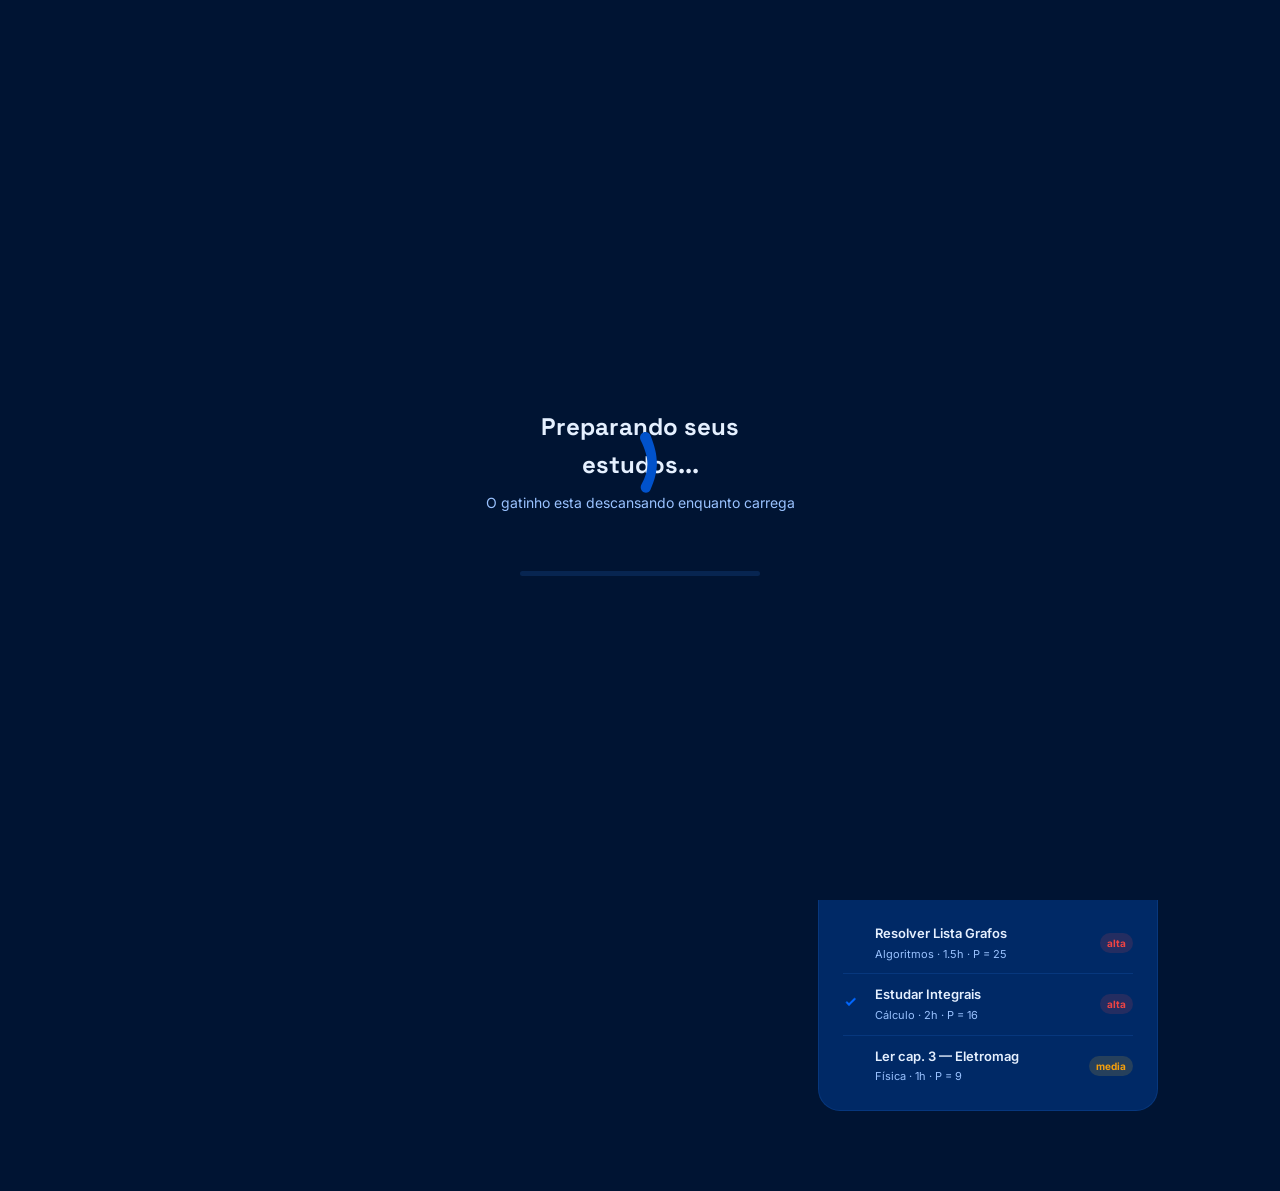
<file: cronograma.html>
<!DOCTYPE html>
<html lang="pt-BR" data-tema="dark">
<head>
  <meta charset="UTF-8">
  <meta name="viewport" content="width=device-width, initial-scale=1.0">
  <meta name="description" content="StudyFlow — Organize suas tarefas com o algoritmo P = U × C. Cronograma automático e inteligente.">
  <meta name="theme-color" content="#0d1b2a">
  <title>StudyFlow | Cronograma</title>
      <link rel="icon" type="image/png" href="[data-uri]">
  <link rel="stylesheet" href="style.css">
  <style>
/* ── LAYOUT ──────────────────────────────────────────────────── */
.pagina {
  max-width: 1100px; margin: 0 auto;
  padding: calc(68px + var(--s4)) var(--s4) var(--s7);
  display: flex; flex-direction: column; gap: var(--s4);
}

/* ── CABEÇALHO ───────────────────────────────────────────────── */
.page-header { display: flex; align-items: flex-end; justify-content: space-between; flex-wrap: wrap; gap: var(--s3); }
.page-header__titulo {
  font-family: var(--font-display); font-size: clamp(26px, 3.5vw, 38px);
  font-weight: 800; letter-spacing: -1.5px; line-height: 1.1;
}
.page-header__titulo span {
  background: linear-gradient(135deg, var(--accent) 0%, #7dd3fc 60%, #bae6fd 100%);
  -webkit-background-clip: text; -webkit-text-fill-color: transparent; background-clip: text;
}
.page-header__sub { font-size: 14px; color: var(--text-secondary); margin-top: 4px; }


/* ── ALGORITMO INFO ──────────────────────────────────────────── */
.algo-banner {
  background: var(--accent-glow); border: 1px solid var(--border-hover);
  border-radius: var(--r-lg); padding: var(--s3);
  display: flex; align-items: center; gap: var(--s3); flex-wrap: wrap;
}
.algo-banner__icone {
  width: 48px; height: 48px; background: var(--bg-surface); border-radius: var(--r-md);
  border: 1px solid var(--border-hover); display: flex; align-items: center; justify-content: center;
  flex-shrink: 0;
}
.algo-banner__icone svg { width: 22px; height: 22px; stroke: var(--accent); stroke-width: 2; }
.algo-banner__texto { flex: 1; }
.algo-banner__titulo { font-family: var(--font-display); font-size: 14px; font-weight: 700; color: var(--accent); }
.algo-banner__desc { font-size: 13px; color: var(--text-secondary); margin-top: 2px; line-height: 1.5; }
.algo-banner__formula {
  font-family: var(--font-display); font-size: 18px; font-weight: 800;
  color: var(--accent); background: var(--bg-surface); border: 1px solid var(--border-hover);
  padding: 8px 18px; border-radius: var(--r-md); white-space: nowrap;
}

/* ── GRID PRINCIPAL ──────────────────────────────────────────── */
.cronograma-grid { display: grid; grid-template-columns: 1fr 340px; gap: var(--s4); align-items: start; }

/* ── CALENDÁRIO SEMANAL ──────────────────────────────────────── */
.semana-wrap {
  background: var(--bg-surface); border: 1px solid var(--border);
  border-radius: var(--r-lg); overflow: hidden;
  transition: background 0.4s ease, border-color 0.4s ease;
}
.semana-nav {
  display: flex; align-items: center; justify-content: space-between;
  padding: var(--s2) var(--s3); border-bottom: 1px solid var(--border);
}
.semana-nav__titulo { font-family: var(--font-display); font-size: 15px; font-weight: 700; color: var(--text-primary); }
.btn-nav-seta {
  background: none; border: 1px solid var(--border); border-radius: var(--r-sm);
  color: var(--text-secondary); cursor: pointer; padding: 5px 8px;
  display: flex; align-items: center; transition: border-color 0.2s, color 0.2s;
}
.btn-nav-seta:hover { border-color: var(--accent); color: var(--accent); }
.btn-nav-seta svg { width: 14px; height: 14px; stroke: currentColor; stroke-width: 2.5; }

.semana-header {
  display: grid; grid-template-columns: repeat(7, 1fr);
  border-bottom: 1px solid var(--border);
}
.semana-header__dia {
  padding: 10px 4px; text-align: center; font-size: 11px; font-weight: 700;
  color: var(--text-secondary); text-transform: uppercase; letter-spacing: .06em;
}
.semana-header__dia.hoje { color: var(--accent); }

.semana-corpo { display: grid; grid-template-columns: repeat(7, 1fr); min-height: 320px; }
.dia-col {
  border-right: 1px solid var(--border); padding: var(--s1);
  display: flex; flex-direction: column; gap: 4px; min-height: 320px;
}
.dia-col:last-child { border-right: none; }
.dia-col.hoje { background: rgba(56,189,248,.03); }

.tarefa-bloco {
  border-radius: 6px; padding: 5px 7px; font-size: 11px; font-weight: 600;
  cursor: pointer; transition: opacity 0.2s ease, transform 0.15s ease;
  border-left: 3px solid transparent; line-height: 1.35; position: relative;
}
.tarefa-bloco:hover { opacity: 0.85; transform: translateY(-1px); }
.tarefa-bloco.feita { opacity: 0.45; text-decoration: line-through; }
.tarefa-bloco--alta   { background: rgba(239,68,68,.15);   border-color: #ef4444; color: #fca5a5; }
.tarefa-bloco--media  { background: rgba(251,191,36,.15);  border-color: #f59e0b; color: #fcd34d; }
.tarefa-bloco--baixa  { background: rgba(34,197,94,.15);   border-color: #22c55e; color: #86efac; }
.tarefa-bloco--estudo { background: rgba(56,189,248,.15);  border-color: var(--accent); color: #7dd3fc; }
[data-tema="light"] .tarefa-bloco--alta   { color: #b91c1c; }
[data-tema="light"] .tarefa-bloco--media  { color: #92400e; }
[data-tema="light"] .tarefa-bloco--baixa  { color: #166534; }
[data-tema="light"] .tarefa-bloco--estudo { color: #0369a1; }
.tarefa-bloco__nome { display: block; }
.tarefa-bloco__materia { display: block; font-weight: 400; opacity: 0.75; font-size: 10px; margin-top: 1px; }

/* ── PAINEL LATERAL ──────────────────────────────────────────── */
.painel-lateral { display: flex; flex-direction: column; gap: var(--s3); }
.secao {
  background: var(--bg-surface); border: 1px solid var(--border);
  border-radius: var(--r-lg); padding: var(--s3);
  transition: background 0.4s ease, border-color 0.4s ease;
}
.secao__titulo {
  font-family: var(--font-display); font-size: 14px; font-weight: 700;
  color: var(--text-primary); margin-bottom: var(--s2);
  display: flex; align-items: center; gap: 8px;
}
.secao__titulo svg { width: 15px; height: 15px; stroke: var(--accent); stroke-width: 2.5; flex-shrink: 0; }

.resumo-hoje { display: flex; flex-direction: column; gap: 8px; }
.resumo-item {
  display: flex; align-items: center; justify-content: space-between;
  padding: 8px 10px; background: var(--bg-base); border-radius: var(--r-sm);
  border: 1px solid var(--border); font-size: 13px;
}
.resumo-item__label { color: var(--text-secondary); display: flex; align-items: center; gap: 6px; }
.resumo-item__label svg { width: 13px; height: 13px; stroke: currentColor; stroke-width: 2; }
.resumo-item__valor { font-weight: 700; color: var(--accent); font-family: var(--font-display); }

.prog-item { margin-bottom: 10px; }
.prog-item:last-child { margin-bottom: 0; }
.prog-item__header { display: flex; justify-content: space-between; font-size: 12px; margin-bottom: 5px; }
.prog-item__nome { font-weight: 600; color: var(--text-primary); }
.prog-item__pct { color: var(--text-secondary); }
.prog-track { height: 5px; background: var(--border); border-radius: 99px; overflow: hidden; }
.prog-fill { height: 100%; border-radius: 99px; background: linear-gradient(90deg, var(--accent), #7dd3fc); transition: width 0.6s ease; }

/* ── CHECKLIST ANIMADO — Tarefas de Hoje ────────────────────── */
.tarefa-pendente {
  display: grid;
  grid-template-columns: 20px 1fr auto;
  align-items: center;
  gap: 12px;
  padding: 10px 0;
  border-bottom: 1px solid var(--border);
}
.tarefa-pendente:last-child { border-bottom: none; padding-bottom: 0; }

/* Checkbox invisível mas funcional */
.tarefa-pendente__checkbox {
  appearance: none;
  -webkit-appearance: none;
  -moz-appearance: none;
  position: relative;
  height: 16px;
  width: 16px;
  outline: none;
  border: 0;
  margin: 0;
  cursor: pointer;
  background: transparent;
  display: grid;
  align-items: center;
  flex-shrink: 0;
}

/* As duas hastes do checkmark */
.tarefa-pendente__checkbox::before,
.tarefa-pendente__checkbox::after {
  content: "";
  position: absolute;
  height: 2px;
  top: auto;
  background: var(--accent);
  border-radius: 2px;
}
.tarefa-pendente__checkbox::before {
  width: 0px; right: 60%; transform-origin: right bottom;
}
.tarefa-pendente__checkbox::after {
  width: 0px; left: 40%; transform-origin: left bottom;
}

/* Animação do checkmark ao marcar */
.tarefa-pendente__checkbox:checked::before {
  animation: sf-check-01 0.4s ease forwards;
}
.tarefa-pendente__checkbox:checked::after {
  animation: sf-check-02 0.4s ease forwards;
}

/* Label — nome da tarefa */
.tarefa-pendente__label {
  color: var(--text-primary);
  font-size: 13px;
  font-weight: 600;
  position: relative;
  cursor: pointer;
  display: grid;
  align-items: center;
  width: fit-content;
  transition: color 0.3s ease;
}

/* Linha de tachado animada — começa invisível */
.tarefa-pendente__label::before {
  content: "";
  position: absolute;
  height: 2px;
  width: 0;
  left: -2px;
  background: var(--accent);
  border-radius: 2px;
  transition: background 0.3s ease;
}

/* Ponto para fogos de artifício */
.tarefa-pendente__label::after {
  content: "";
  position: absolute;
  height: 4px;
  width: 4px;
  top: 8px;
  left: 0px;
  border-radius: 50%;
}

/* Estado: concluída */
.tarefa-pendente__checkbox:checked + .tarefa-pendente__label {
  color: var(--text-secondary);
  animation: sf-move 0.3s ease 0.1s forwards;
}
.tarefa-pendente__checkbox:checked + .tarefa-pendente__label::before {
  background: var(--text-secondary);
  animation: sf-slice 0.4s ease forwards;
}
.tarefa-pendente__checkbox:checked + .tarefa-pendente__label::after {
  animation: sf-firework 0.5s ease forwards 0.1s;
}

/* Light mode */
[data-tema="light"] .tarefa-pendente__checkbox::before,
[data-tema="light"] .tarefa-pendente__checkbox::after { background: var(--accent); }
[data-tema="light"] .tarefa-pendente__checkbox:checked + .tarefa-pendente__label { color: var(--text-secondary); }
[data-tema="light"] .tarefa-pendente__checkbox:checked + .tarefa-pendente__label::before { background: var(--text-secondary); }

/* Meta info */
.tarefa-pendente__info { min-width: 0; }
.tarefa-pendente__meta { font-size: 11px; color: var(--text-secondary); margin-top: 2px; }

/* Tags de prioridade */
.tag-prioridade {
  font-size: 10px; font-weight: 700; padding: 2px 7px; border-radius: 99px; flex-shrink: 0;
}
.tag-prioridade--alta  { background: rgba(239,68,68,.15);  color: #ef4444; }
.tag-prioridade--media { background: rgba(251,191,36,.15); color: #f59e0b; }
.tag-prioridade--baixa { background: rgba(34,197,94,.15);  color: #22c55e; }
[data-tema="light"] .tag-prioridade--alta  { color: #b91c1c; }
[data-tema="light"] .tag-prioridade--media { color: #92400e; }
[data-tema="light"] .tag-prioridade--baixa { color: #166534; }

/* Estado vazio */
.estado-vazio {
  display: flex; flex-direction: column; align-items: center;
  padding: var(--s4) var(--s3); gap: var(--s2); text-align: center;
}
.estado-vazio svg { width: 36px; height: 36px; stroke: var(--border-hover); stroke-width: 1.5; }
.estado-vazio p { font-size: 13px; color: var(--text-secondary); }

/* ── Keyframes do checklist ─────────────────────────────────── */
@keyframes sf-move {
  50%  { padding-left: 8px; padding-right: 0px; }
  100% { padding-right: 4px; }
}
@keyframes sf-slice {
  60%  { width: 100%; left: 4px; }
  100% { width: 100%; left: -2px; padding-left: 0; }
}
@keyframes sf-check-01 {
  0%   { width: 4px; top: auto; transform: rotate(0); }
  50%  { width: 0px; top: auto; transform: rotate(0); }
  51%  { width: 0px; top: 8px;  transform: rotate(45deg); }
  100% { width: 5px; top: 8px;  transform: rotate(45deg); }
}
@keyframes sf-check-02 {
  0%   { width: 4px;  top: auto; transform: rotate(0); }
  50%  { width: 0px;  top: auto; transform: rotate(0); }
  51%  { width: 0px;  top: 8px;  transform: rotate(-45deg); }
  100% { width: 10px; top: 8px;  transform: rotate(-45deg); }
}
@keyframes sf-firework {
  0% {
    opacity: 1;
    box-shadow:
      0 0 0 -2px var(--accent), 0 0 0 -2px var(--accent),
      0 0 0 -2px var(--accent), 0 0 0 -2px var(--accent),
      0 0 0 -2px var(--accent), 0 0 0 -2px var(--accent);
  }
  30% { opacity: 1; }
  100% {
    opacity: 0;
    box-shadow:
       0  -15px 0 0px var(--accent),
       14px  -8px 0 0px var(--accent),
       14px   8px 0 0px var(--accent),
       0   15px 0 0px var(--accent),
      -14px   8px 0 0px var(--accent),
      -14px  -8px 0 0px var(--accent);
  }
}

/* ── RESPONSIVO ──────────────────────────────────────────────── */
@media (max-width: 900px) {
  .cronograma-grid { grid-template-columns: 1fr; }
  .semana-header__dia { font-size: 10px; }
}
@media (max-width: 600px) {
  .algo-banner { flex-direction: column; }
  .algo-banner__formula { align-self: flex-start; }
  .tarefa-bloco__materia { display: none; }
}
  </style>
  <script>try{var t=localStorage.getItem("sf-tema");if(t)document.documentElement.setAttribute("data-tema",t);}catch(e){}</script>
</head>
<body>

  <!-- LOADING SCREEN -->
<div class="loading-screen" id="loading-screen">
  <div class="loading-container">
    <div class="loader">
      <div class="wrapper">
        <div class="catContainer">
          <svg xmlns="http://www.w3.org/2000/svg" fill="none" viewBox="0 0 733 673" class="catbody">
            <path class="cat-fill" d="M111.002 139.5C270.502 -24.5001 471.503 2.4997 621.002 139.5C770.501 276.5 768.504 627.5 621.002 649.5C473.5 671.5 246 687.5 111.002 649.5C-23.9964 611.5 -48.4982 303.5 111.002 139.5Z"></path>
            <path class="cat-fill" d="M184 9L270.603 159H97.3975L184 9Z"></path>
            <path class="cat-fill" d="M541 0L627.603 150H454.397L541 0Z"></path>
          </svg>
          <svg xmlns="http://www.w3.org/2000/svg" fill="none" viewBox="0 0 158 564" class="tail">
            <path class="tail-fill" d="M5.97602 76.066C-11.1099 41.6747 12.9018 0 51.3036 0V0C71.5336 0 89.8636 12.2558 97.2565 31.0866C173.697 225.792 180.478 345.852 97.0691 536.666C89.7636 553.378 73.0672 564 54.8273 564V564C16.9427 564 -5.4224 521.149 13.0712 488.085C90.2225 350.15 87.9612 241.089 5.97602 76.066Z"></path>
          </svg>
          <div class="text">
            <span class="bigzzz">Z</span>
            <span class="zzz">Z</span>
          </div>
        </div>
        <div class="wallContainer">
          <svg xmlns="http://www.w3.org/2000/svg" fill="none" viewBox="0 0 500 126" class="wall">
            <line stroke-width="6" class="wall-stroke" y2="3" x2="450" y1="3" x1="50"></line>
            <line stroke-width="6" class="wall-stroke" y2="85" x2="400" y1="85" x1="100"></line>
            <line stroke-width="6" class="wall-stroke" y2="122" x2="375" y1="122" x1="125"></line>
            <line stroke-width="6" class="wall-stroke" y2="43" x2="500" y1="43"></line>
            <line stroke-width="6" class="wall-stroke" y2="1.99391" x2="115.5" y1="43.0061" x1="115.5"></line>
            <line stroke-width="6" class="wall-stroke" y2="2.00002" x2="189" y1="43.0122" x1="189"></line>
            <line stroke-width="6" class="wall-stroke" y2="2.00612" x2="262.5" y1="43.0183" x1="262.5"></line>
            <line stroke-width="6" class="wall-stroke" y2="2.01222" x2="336" y1="43.0244" x1="336"></line>
            <line stroke-width="6" class="wall-stroke" y2="2.01833" x2="409.5" y1="43.0305" x1="409.5"></line>
            <line stroke-width="6" class="wall-stroke" y2="43" x2="153" y1="84.0122" x1="153"></line>
            <line stroke-width="6" class="wall-stroke" y2="43" x2="228" y1="84.0122" x1="228"></line>
            <line stroke-width="6" class="wall-stroke" y2="43" x2="303" y1="84.0122" x1="303"></line>
            <line stroke-width="6" class="wall-stroke" y2="43" x2="378" y1="84.0122" x1="378"></line>
            <line stroke-width="6" class="wall-stroke" y2="84" x2="192" y1="125.012" x1="192"></line>
            <line stroke-width="6" class="wall-stroke" y2="84" x2="267" y1="125.012" x1="267"></line>
            <line stroke-width="6" class="wall-stroke" y2="84" x2="342" y1="125.012" x1="342"></line>
          </svg>
        </div>
      </div>
    </div>
    <div class="loading-text">
      <h2 class="loading-title">Preparando seus estudos...</h2>
      <p class="loading-subtitle">O gatinho esta descansando enquanto carrega</p>
    </div>
    <div class="loading-progress">
      <div class="loading-progress-bar"></div>
    </div>
  </div>
</div>

<header role="banner">
<nav class="nav" id="nav-principal" aria-label="Menu Principal">
  <div class="nav__inner">
    <a href="index.html" class="nav__logo">
      <img src="logo.png" alt="" class="cat-mascot" aria-hidden="true" loading="eager">
      StudyFlow
    </a>
    <ul class="nav__links" id="nav-links" role="list">
      <li><a href="index.html">Início</a></li>
      <li><a href="index.html#funcionalidades">Funcionalidades</a></li>
      <li><a href="perfil.html">Perfil</a></li>
      <li><a href="cronograma.html" aria-current="page">Cronograma</a></li>
      <li><a href="foco.html">Modo Foco</a></li>
    </ul>
    <div class="nav__actions">
      <div class="toggle-tema" title="Alternar tema">
        <input type="checkbox" id="toggle-tema" class="toggle-tema__input" role="switch" aria-label="Alternar tema">
        <label for="toggle-tema" class="toggle-tema__track" aria-hidden="true">
          <span class="toggle-tema__thumb"><span id="icone-tema">🌙</span></span>
        </label>
        <label for="toggle-tema" class="toggle-tema__label" id="label-tema">Dark</label>
      </div>
      <a href="inscricao.html" class="btn-nav">Começar grátis →</a>
    </div>
    <button class="nav__toggle" id="nav-toggle" type="button" aria-label="Abrir menu" aria-expanded="false">
      <span aria-hidden="true"></span><span aria-hidden="true"></span><span aria-hidden="true"></span>
    </button>
  </div>
</nav>

<main class="pagina" role="main" aria-label="Cronograma de estudos">

  <div class="page-header">
    <div>
      <h1 class="page-header__titulo">Meu <span>Cronograma</span></h1>
      <p class="page-header__sub" id="data-hoje">Carregando...</p>
    </div>
    <button class="btn-primario-sm" id="btn-nova-tarefa" type="button">
      <svg xmlns="http://www.w3.org/2000/svg" viewBox="0 0 24 24" fill="none" stroke-linecap="round" stroke-linejoin="round"><line x1="12" y1="5" x2="12" y2="19"/><line x1="5" y1="12" x2="19" y2="12"/></svg>
      Nova tarefa
    </button>
  </div>

  <div class="algo-banner">
    <div class="algo-banner__icone">
      <svg xmlns="http://www.w3.org/2000/svg" viewBox="0 0 24 24" fill="none" stroke-linecap="round" stroke-linejoin="round"><path d="M9.663 17h4.673M12 3v1m6.364 1.636l-.707.707M21 12h-1M4 12H3m3.343-5.657l-.707-.707m2.828 9.9a5 5 0 1 1 7.072 0l-.548.547A3.374 3.374 0 0 0 14 18.469V19a2 2 0 1 1-4 0v-.531c0-.895-.356-1.754-.988-2.386l-.548-.547z"/></svg>
    </div>
    <div class="algo-banner__texto">
      <div class="algo-banner__titulo">Algoritmo P = U × C ativo</div>
      <div class="algo-banner__desc">As tarefas são distribuídas automaticamente por <strong>Urgência</strong> (prazo) × <strong>Complexidade</strong> (dificuldade). Maior pontuação = maior prioridade na semana.</div>
    </div>
    <div class="algo-banner__formula">P = U × C</div>
  </div>

  <div class="cronograma-grid">

    <div class="semana-wrap">
      <div class="semana-nav">
        <button class="btn-nav-seta" id="btn-semana-ant" type="button" title="Semana anterior">
          <svg xmlns="http://www.w3.org/2000/svg" viewBox="0 0 24 24" fill="none" stroke-linecap="round" stroke-linejoin="round"><polyline points="15 18 9 12 15 6"/></svg>
        </button>
        <span class="semana-nav__titulo" id="semana-titulo">Semana atual</span>
        <button class="btn-nav-seta" id="btn-semana-prox" type="button" title="Próxima semana">
          <svg xmlns="http://www.w3.org/2000/svg" viewBox="0 0 24 24" fill="none" stroke-linecap="round" stroke-linejoin="round"><polyline points="9 18 15 12 9 6"/></svg>
        </button>
      </div>
      <div class="semana-header" id="semana-header"></div>
      <div class="semana-corpo" id="semana-corpo"></div>
    </div>

    <div class="painel-lateral">

      <div class="secao">
        <div class="secao__titulo">
          <svg xmlns="http://www.w3.org/2000/svg" viewBox="0 0 24 24" fill="none" stroke-linecap="round" stroke-linejoin="round"><rect x="3" y="4" width="18" height="18" rx="2"/><line x1="16" y1="2" x2="16" y2="6"/><line x1="8" y1="2" x2="8" y2="6"/><line x1="3" y1="10" x2="21" y2="10"/></svg>
          Resumo de Hoje
        </div>
        <div class="resumo-hoje">
          <div class="resumo-item">
            <span class="resumo-item__label">
              <svg xmlns="http://www.w3.org/2000/svg" viewBox="0 0 24 24" fill="none" stroke-linecap="round" stroke-linejoin="round"><path d="M22 11.08V12a10 10 0 1 1-5.93-9.14"/><polyline points="22 4 12 14.01 9 11.01"/></svg>
              Tarefas concluídas
            </span>
            <span class="resumo-item__valor" id="res-concluidas">0 / 0</span>
          </div>
          <div class="resumo-item">
            <span class="resumo-item__label">
              <svg xmlns="http://www.w3.org/2000/svg" viewBox="0 0 24 24" fill="none" stroke-linecap="round" stroke-linejoin="round"><circle cx="12" cy="12" r="10"/><polyline points="12 6 12 12 16 14"/></svg>
              Horas planejadas
            </span>
            <span class="resumo-item__valor" id="res-horas">0h</span>
          </div>
          <div class="resumo-item">
            <span class="resumo-item__label">
              <svg xmlns="http://www.w3.org/2000/svg" viewBox="0 0 24 24" fill="none" stroke-linecap="round" stroke-linejoin="round"><path d="M8.5 14.5A2.5 2.5 0 0 0 11 12c0-1.38-.5-2-1-3-1.072-2.143-.224-4.054 2-6 .5 2.5 2 4.9 4 6.5 2 1.6 3 3.5 3 5.5a7 7 0 1 1-14 0c0-1.153.433-2.294 1-3a2.5 2.5 0 0 0 2.5 2.5z"/></svg>
              Sequência atual
            </span>
            <span class="resumo-item__valor" id="res-sequencia">0 dias 🔥</span>
          </div>
        </div>
      </div>

      <div class="secao">
        <div class="secao__titulo">
          <svg xmlns="http://www.w3.org/2000/svg" viewBox="0 0 24 24" fill="none" stroke-linecap="round" stroke-linejoin="round"><line x1="18" y1="20" x2="18" y2="10"/><line x1="12" y1="20" x2="12" y2="4"/><line x1="6" y1="20" x2="6" y2="14"/></svg>
          Progresso da Semana
        </div>
        <div id="progresso-wrap"></div>
      </div>

      <div class="secao">
        <div class="secao__titulo">
          <svg xmlns="http://www.w3.org/2000/svg" viewBox="0 0 24 24" fill="none" stroke-linecap="round" stroke-linejoin="round"><line x1="8" y1="6" x2="21" y2="6"/><line x1="8" y1="12" x2="21" y2="12"/><line x1="8" y1="18" x2="21" y2="18"/><line x1="3" y1="6" x2="3.01" y2="6"/><line x1="3" y1="12" x2="3.01" y2="12"/><line x1="3" y1="18" x2="3.01" y2="18"/></svg>
          Tarefas de Hoje
        </div>
        <div id="lista-hoje"></div>
      </div>

    </div>
  </div>
</main>

<!-- MODAL NOVA TAREFA -->
<div class="modal-overlay" id="modal-tarefa" role="dialog" aria-modal="true">
  <div class="modal">
    <div class="modal__titulo">
      Nova Tarefa
      <button class="modal__fechar" id="modal-tarefa-fechar" type="button">
        <svg xmlns="http://www.w3.org/2000/svg" viewBox="0 0 24 24" fill="none" stroke-linecap="round" stroke-linejoin="round"><line x1="18" y1="6" x2="6" y2="18"/><line x1="6" y1="6" x2="18" y2="18"/></svg>
      </button>
    </div>
    <div class="form-grupo">
      <label for="t-nome">Nome da tarefa</label>
      <input type="text" id="t-nome" placeholder="Ex: Estudar Cálculo — Integrais">
    </div>
    <div class="form-grupo">
      <label for="t-materia">Disciplina</label>
      <input type="text" id="t-materia" placeholder="Ex: Cálculo, Física...">
    </div>
    <div class="form-grupo">
      <label for="t-data">Data</label>
      <input type="date" id="t-data">
    </div>
    <div class="form-grupo">
      <label for="t-horas">Horas estimadas</label>
      <input type="number" id="t-horas" min="0.5" max="12" step="0.5" placeholder="Ex: 2">
    </div>
    <div class="form-grupo">
      <label for="t-urgencia">Urgência (U) — 1 a 5</label>
      <input type="range" id="t-urgencia" min="1" max="5" value="3">
      <div class="range-wrap">
        <span>Baixa</span><span id="t-urgencia-val" class="range-val">3</span><span>Alta</span>
      </div>
    </div>
    <div class="form-grupo">
      <label for="t-complexidade">Complexidade (C) — 1 a 5</label>
      <input type="range" id="t-complexidade" min="1" max="5" value="3">
      <div class="range-wrap">
        <span>Fácil</span><span id="t-complexidade-val" class="range-val">3</span><span>Difícil</span>
      </div>
    </div>
    <div class="prioridade-calc-box">
      <span class="prioridade-calc-label">Prioridade calculada (P = U × C)</span>
      <span id="t-prioridade-calc" class="prioridade-calc-val">9</span>
    </div>
    <div class="modal__acoes">
      <button class="btn-cancelar" id="modal-tarefa-cancelar" type="button">Cancelar</button>
      <button class="btn-salvar" id="modal-tarefa-salvar" type="button">
        <svg xmlns="http://www.w3.org/2000/svg" viewBox="0 0 24 24" fill="none" stroke-linecap="round" stroke-linejoin="round"><line x1="12" y1="5" x2="12" y2="19"/><line x1="5" y1="12" x2="19" y2="12"/></svg>
        Adicionar
      </button>
    </div>
  </div>
</div>

<div class="toast" id="toast">
  <svg xmlns="http://www.w3.org/2000/svg" viewBox="0 0 24 24" fill="none" stroke-linecap="round" stroke-linejoin="round"><path d="M22 11.08V12a10 10 0 1 1-5.93-9.14"/><polyline points="22 4 12 14.01 9 11.01"/></svg>
  <span id="toast-msg"></span>
</div>

<script>
// ── TOAST ─────────────────────────────────────────────────────
function showToast(msg,tipo = 'info') {
  document.getElementById('toast-msg').textContent = msg;
  const t = document.getElementById('toast');
  t.classList.add('visivel');
  setTimeout(() => t.classList.remove('visivel'), 2500);
}

// ── DADOS ─────────────────────────────────────────────────────
function salvar(tarefas) { localStorage.setItem('sf-tarefas', JSON.stringify(tarefas)); }
function carregar() {
  try {
    const s = localStorage.getItem('sf-tarefas');
    return s ? JSON.parse(s) : gerarTarefasDemo();
  } catch { return gerarTarefasDemo(); }
}

function gerarTarefasDemo() {
  const hoje = new Date();
  const fmt  = d => d.toISOString().split('T')[0];
  const add  = n => { const d = new Date(hoje); d.setDate(d.getDate() + n); return fmt(d); };
  return [
    { id:1, nome:'Estudar Integrais',        materia:'Cálculo',    data:fmt(hoje), horas:2,   U:4, C:4, feita:true  },
    { id:2, nome:'Resolver Lista Grafos',    materia:'Algoritmos', data:fmt(hoje), horas:1.5, U:5, C:5, feita:false },
    { id:3, nome:'Ler cap. 3 — Eletromag',  materia:'Física',     data:fmt(hoje), horas:1,   U:3, C:3, feita:false },
    { id:4, nome:'Revisão Histologia',       materia:'Biologia',   data:add(1),    horas:2,   U:4, C:3, feita:false },
    { id:5, nome:'Exercícios Termodinâmica', materia:'Física',     data:add(1),    horas:1.5, U:3, C:4, feita:false },
    { id:6, nome:'Prova Cálculo',            materia:'Cálculo',    data:add(2),    horas:3,   U:5, C:5, feita:false },
    { id:7, nome:'Seminário Algoritmos',     materia:'Algoritmos', data:add(3),    horas:2,   U:4, C:3, feita:false },
    { id:8, nome:'Resumo Biologia',          materia:'Biologia',   data:add(4),    horas:1,   U:2, C:2, feita:false },
  ];
}

// ── UTILITÁRIOS DE DATA ────────────────────────────────────────
const DIAS_NOME   = ['Dom','Seg','Ter','Qua','Qui','Sex','Sáb'];
const MESES_NOME  = ['Jan','Fev','Mar','Abr','Mai','Jun','Jul','Ago','Set','Out','Nov','Dez'];
const MESES_LONGO = ['Janeiro','Fevereiro','Março','Abril','Maio','Junho','Julho','Agosto','Setembro','Outubro','Novembro','Dezembro'];

function fmt(d) { return d.toISOString().split('T')[0]; }
function inicioSemana(ref) {
  const d = new Date(ref);
  const dia = d.getDay();
  d.setDate(d.getDate() - ((dia + 6) % 7));
  d.setHours(0,0,0,0);
  return d;
}
function classeP(P) {
  if (P >= 16) return 'alta';
  if (P >= 9)  return 'media';
  return 'baixa';
}

let tarefas   = carregar();
let semanaRef = inicioSemana(new Date());

// ── RENDER CALENDÁRIO ──────────────────────────────────────────
function renderCalendario() {
  const header = document.getElementById('semana-header');
  const corpo  = document.getElementById('semana-corpo');
  const hoje   = fmt(new Date());
  const dias   = [];
  for (let i = 0; i < 7; i++) {
    const d = new Date(semanaRef);
    d.setDate(semanaRef.getDate() + i);
    dias.push(d);
  }
  const ini = dias[0], fim = dias[6];
  document.getElementById('semana-titulo').textContent =
    `${ini.getDate()} ${MESES_NOME[ini.getMonth()]} — ${fim.getDate()} ${MESES_NOME[fim.getMonth()]} ${fim.getFullYear()}`;

  header.innerHTML = dias.map(d => {
    const isHoje = fmt(d) === hoje;
    return `<div class="semana-header__dia${isHoje ? ' hoje' : ''}">
      ${DIAS_NOME[(d.getDay())].substring(0,3)}<br>
      <span style="font-size:14px;font-weight:800;color:${isHoje ? 'var(--accent)' : 'var(--text-primary)'}">${d.getDate()}</span>
    </div>`;
  }).join('');

  corpo.innerHTML = dias.map(d => {
    const chave  = fmt(d);
    const isHoje = chave === hoje;
    const do_dia = tarefas.filter(t => t.data === chave).sort((a, b) => (b.U * b.C) - (a.U * a.C));
    const blocos = do_dia.map(t => {
      const P = t.U * t.C, cls = classeP(P);
      return `<div class="tarefa-bloco tarefa-bloco--${cls}${t.feita ? ' feita' : ''}" data-id="${t.id}" title="${t.nome} (P=${P})">
        <span class="tarefa-bloco__nome">${t.nome}</span>
        <span class="tarefa-bloco__materia">${t.materia} · ${t.horas}h</span>
      </div>`;
    }).join('');
    return `<div class="dia-col${isHoje ? ' hoje' : ''}" data-data="${chave}">${blocos}</div>`;
  }).join('');

  corpo.querySelectorAll('.tarefa-bloco').forEach(el => {
    el.addEventListener('click', () => {
      const id = parseInt(el.dataset.id);
      const t  = tarefas.find(x => x.id === id);
      if (t) { t.feita = !t.feita; salvar(tarefas); renderTudo(); showToast(t.feita ? 'Tarefa concluída!' : 'Tarefa reaberta', t.feita ? 'sucesso' : 'info'); }
    });
  });
}

// ── RENDER RESUMO HOJE ─────────────────────────────────────────
function renderResumoHoje() {
  const hoje   = fmt(new Date());
  const do_dia = tarefas.filter(t => t.data === hoje);
  const feitas = do_dia.filter(t => t.feita).length;
  const horas  = do_dia.reduce((s, t) => s + t.horas, 0);
  document.getElementById('res-concluidas').textContent = `${feitas} / ${do_dia.length}`;
  document.getElementById('res-horas').textContent      = `${horas}h`;
  try {
    const dias = JSON.parse(localStorage.getItem('sf-perfil') || '{}');
    document.getElementById('res-sequencia').textContent = `${dias.sequencia || 0} dias 🔥`;
  } catch { document.getElementById('res-sequencia').textContent = '0 dias 🔥'; }
}

// ── RENDER PROGRESSO SEMANAL ───────────────────────────────────
function renderProgresso() {
  const hoje   = new Date();
  const ini    = inicioSemana(hoje);
  const fim    = new Date(ini); fim.setDate(ini.getDate() + 6);
  const semana = tarefas.filter(t => { const d = new Date(t.data); return d >= ini && d <= fim; });
  const materias = [...new Set(semana.map(t => t.materia))];
  const wrap = document.getElementById('progresso-wrap');
  if (materias.length === 0) {
    wrap.innerHTML = `<div class="estado-vazio"><svg xmlns="http://www.w3.org/2000/svg" viewBox="0 0 24 24" fill="none" stroke-linecap="round" stroke-linejoin="round"><line x1="18" y1="20" x2="18" y2="10"/><line x1="12" y1="20" x2="12" y2="4"/><line x1="6" y1="20" x2="6" y2="14"/></svg><p>Nenhuma tarefa esta semana</p></div>`;
    return;
  }
  wrap.innerHTML = materias.map(mat => {
    const do_mat = semana.filter(t => t.materia === mat);
    const total  = do_mat.length;
    const feitas = do_mat.filter(t => t.feita).length;
    const pct    = Math.round((feitas / total) * 100);
    return `<div class="prog-item">
      <div class="prog-item__header">
        <span class="prog-item__nome">${mat}</span>
        <span class="prog-item__pct">${feitas}/${total} · ${pct}%</span>
      </div>
      <div class="prog-track"><div class="prog-fill" style="width:${pct}%"></div></div>
    </div>`;
  }).join('');
}

// ── RENDER LISTA HOJE (checklist animado) ──────────────────────
function renderListaHoje() {
  const hoje   = fmt(new Date());
  const do_dia = tarefas.filter(t => t.data === hoje).sort((a, b) => (b.U * b.C) - (a.U * a.C));
  const lista  = document.getElementById('lista-hoje');

  if (do_dia.length === 0) {
    lista.innerHTML = `<div class="estado-vazio">
      <svg xmlns="http://www.w3.org/2000/svg" viewBox="0 0 24 24" fill="none" stroke-linecap="round" stroke-linejoin="round"><path d="M22 11.08V12a10 10 0 1 1-5.93-9.14"/><polyline points="22 4 12 14.01 9 11.01"/></svg>
      <p>Nenhuma tarefa para hoje 🎉</p></div>`;
    return;
  }

  lista.innerHTML = do_dia.map(t => {
    const P   = t.U * t.C;
    const cls = classeP(P);
    const uid = `task-${t.id}`;
    return `<div class="tarefa-pendente">
      <input
        type="checkbox"
        class="tarefa-pendente__checkbox"
        id="${uid}"
        data-id="${t.id}"
        ${t.feita ? 'checked' : ''}
      >
      <div class="tarefa-pendente__info">
        <label class="tarefa-pendente__label" for="${uid}">${t.nome}</label>
        <div class="tarefa-pendente__meta">${t.materia} · ${t.horas}h · P = ${P}</div>
      </div>
      <span class="tag-prioridade tag-prioridade--${cls}">${cls}</span>
    </div>`;
  }).join('');

  lista.querySelectorAll('.tarefa-pendente__checkbox').forEach(el => {
    el.addEventListener('change', () => {
      const id = parseInt(el.dataset.id);
      const t  = tarefas.find(x => x.id === id);
      if (t) { t.feita = el.checked; salvar(tarefas); renderTudo(); showToast(t.feita ? 'Concluída!' : 'Reaberta', t.feita ? 'sucesso' : 'info'); }
    });
  });
}

// ── DATA DE HOJE NO HEADER ─────────────────────────────────────
function renderDataHoje() {
  const d   = new Date();
  const str = `${DIAS_NOME[d.getDay()]}, ${d.getDate()} de ${MESES_LONGO[d.getMonth()]} de ${d.getFullYear()}`;
  document.getElementById('data-hoje').textContent = str;
}

// ── RENDER TUDO ────────────────────────────────────────────────
function renderTudo() {
  renderCalendario();
  renderResumoHoje();
  renderProgresso();
  renderListaHoje();
  renderDataHoje();
}
renderTudo();

// ── NAVEGAÇÃO DE SEMANA ────────────────────────────────────────
document.getElementById('btn-semana-ant').addEventListener('click', () => {
  semanaRef.setDate(semanaRef.getDate() - 7); renderTudo();
});
document.getElementById('btn-semana-prox').addEventListener('click', () => {
  semanaRef.setDate(semanaRef.getDate() + 7); renderTudo();
});

// ── MODAL NOVA TAREFA ──────────────────────────────────────────
const modalTarefa = document.getElementById('modal-tarefa');
function abrirModalTarefa() {
  document.getElementById('t-nome').value          = '';
  document.getElementById('t-materia').value       = '';
  document.getElementById('t-data').value          = fmt(new Date());
  document.getElementById('t-horas').value         = '2';
  document.getElementById('t-urgencia').value      = '3';
  document.getElementById('t-complexidade').value  = '3';
  document.getElementById('t-urgencia-val').textContent      = '3';
  document.getElementById('t-complexidade-val').textContent  = '3';
  document.getElementById('t-prioridade-calc').textContent   = '9';
  modalTarefa.classList.add('aberto');
}
const fecharModalTarefa = () => modalTarefa.classList.remove('aberto');

document.getElementById('btn-nova-tarefa').addEventListener('click', abrirModalTarefa);
document.getElementById('modal-tarefa-fechar').addEventListener('click', fecharModalTarefa);
document.getElementById('modal-tarefa-cancelar').addEventListener('click', fecharModalTarefa);
modalTarefa.addEventListener('click', e => { if (e.target === modalTarefa) fecharModalTarefa(); });

function atualizarP() {
  const U = parseInt(document.getElementById('t-urgencia').value);
  const C = parseInt(document.getElementById('t-complexidade').value);
  document.getElementById('t-urgencia-val').textContent    = U;
  document.getElementById('t-complexidade-val').textContent = C;
  document.getElementById('t-prioridade-calc').textContent  = U * C;
}
document.getElementById('t-urgencia').addEventListener('input', atualizarP);
document.getElementById('t-complexidade').addEventListener('input', atualizarP);

document.getElementById('modal-tarefa-salvar').addEventListener('click', () => {
  const nome    = document.getElementById('t-nome').value.trim();
  const materia = document.getElementById('t-materia').value.trim();
  const data    = document.getElementById('t-data').value;
  const horas   = parseFloat(document.getElementById('t-horas').value) || 1;
  const U       = parseInt(document.getElementById('t-urgencia').value);
  const C       = parseInt(document.getElementById('t-complexidade').value);
  if (!nome)    { showToast('Digite o nome da tarefa!', 'aviso'); return; }
  if (!materia) { showToast('Digite a disciplina!', 'aviso');     return; }
  if (!data)    { showToast('Escolha uma data!', 'aviso');        return; }
  const novoId = tarefas.length ? Math.max(...tarefas.map(t => t.id)) + 1 : 1;
  tarefas.push({ id: novoId, nome, materia, data, horas, U, C, feita: false });
  salvar(tarefas);
  renderTudo();
  fecharModalTarefa();
  showToast('Tarefa adicionada!', 'sucesso');
});

</script>
<script src="core.js"></script>
<script src="db.js"></script>
<script src="controller.js"></script>
</body>
</html>
</file>
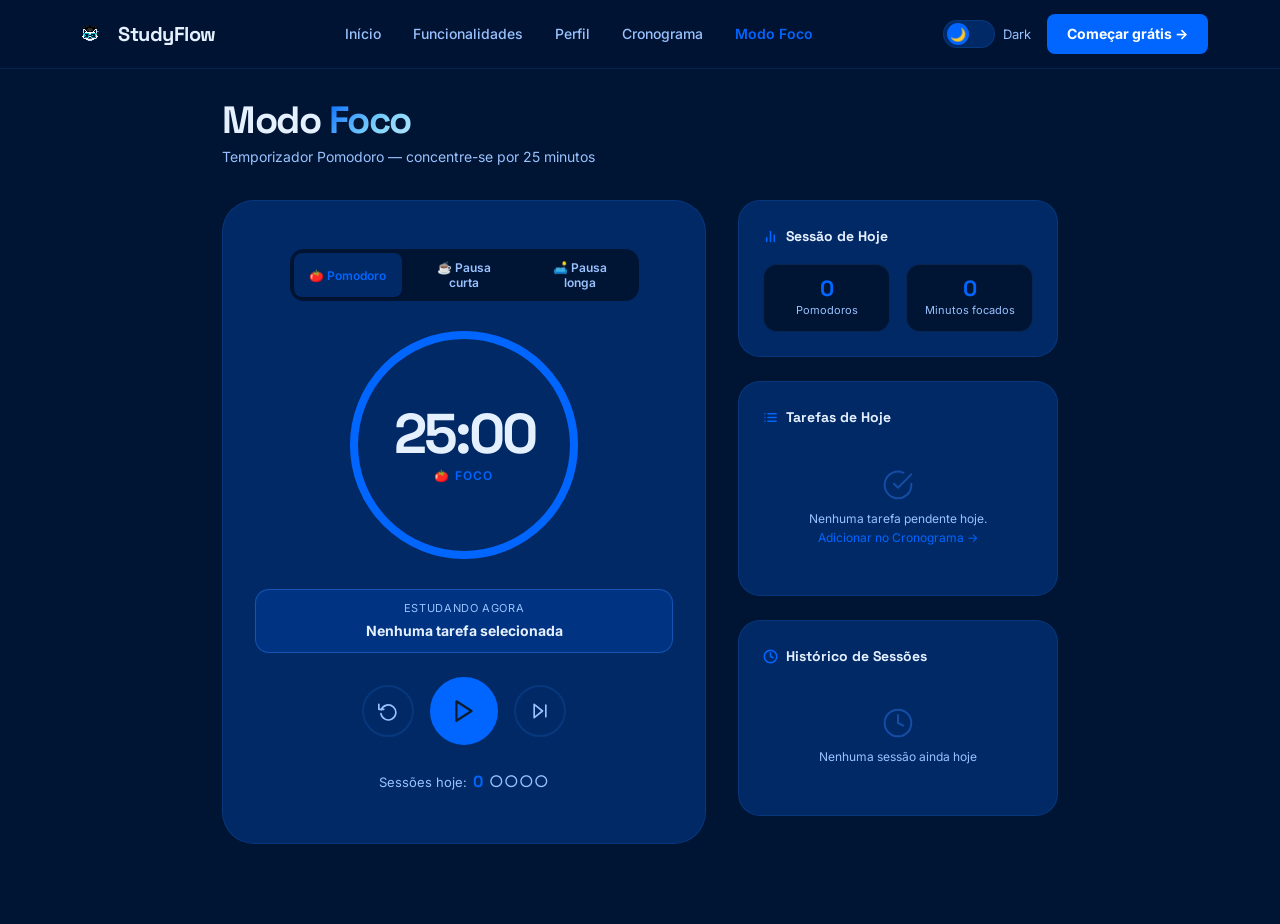
<file: foco.html>
<!DOCTYPE html>
<html lang="pt-BR" data-tema="dark">
<head>
  <meta charset="UTF-8">
  <meta name="viewport" content="width=device-width, initial-scale=1.0">
  <meta name="description" content="StudyFlow — Modo Foco com Pomodoro. Sessões de 25 minutos para máxima concentração e produtividade.">
  <meta name="theme-color" content="#0d1b2a">
  <title>StudyFlow | Modo Foco</title>
          <link rel="icon" type="image/png" href="[data-uri]">
  <link rel="stylesheet" href="style.css">
  <style>
/* ── LAYOUT ──────────────────────────────────────────────────── */
.pagina {
  max-width: 900px; margin: 0 auto;
  padding: calc(68px + var(--s4)) var(--s4) var(--s7);
  display: flex; flex-direction: column; gap: var(--s4);
}

/* ── CABEÇALHO ───────────────────────────────────────────────── */
.page-header__titulo {
  font-family: var(--font-display); font-size: clamp(26px, 3.5vw, 38px);
  font-weight: 800; letter-spacing: -1.5px; line-height: 1.1;
}
.page-header__titulo span {
  background: linear-gradient(135deg, var(--accent) 0%, #7dd3fc 60%, #bae6fd 100%);
  -webkit-background-clip: text; -webkit-text-fill-color: transparent; background-clip: text;
}
.page-header__sub { font-size: 14px; color: var(--text-secondary); margin-top: 4px; }

/* ── GRID ────────────────────────────────────────────────────── */
.foco-grid { display: grid; grid-template-columns: 1fr 320px; gap: var(--s4); align-items: start; }

/* ── TIMER CARD ──────────────────────────────────────────────── */
.timer-card {
  background: var(--bg-surface); border: 1px solid var(--border);
  border-radius: var(--r-xl); padding: var(--s5) var(--s4);
  display: flex; flex-direction: column; align-items: center; gap: var(--s3);
  transition: background 0.4s, border-color 0.4s; position: relative; overflow: hidden;
}
.timer-card::before {
  content: ''; position: absolute; top: -1px; left: 60px; right: 60px; height: 1px;
  background: linear-gradient(90deg, transparent, var(--accent), transparent);
}

/* Círculo SVG do timer */
.timer-anel { position: relative; width: 240px; height: 240px; flex-shrink: 0; }
.timer-anel svg { width: 100%; height: 100%; transform: rotate(-90deg); }
.timer-anel__trilha { fill: none; stroke: var(--border); stroke-width: 8; }
.timer-anel__progresso {
  fill: none; stroke: var(--accent); stroke-width: 8;
  stroke-linecap: round;
  stroke-dasharray: 691; /* 2π×110 */
  stroke-dashoffset: 0;
  transition: stroke-dashoffset 1s linear, stroke 0.3s ease;
}
.timer-anel__progresso.pausa { stroke: #f59e0b; }
.timer-anel__centro {
  position: absolute; inset: 0; display: flex; flex-direction: column;
  align-items: center; justify-content: center; gap: 4px;
}
.timer-num {
  font-family: var(--font-display); font-size: 56px; font-weight: 800;
  color: var(--text-primary); letter-spacing: -3px; line-height: 1;
}
.timer-modo {
  font-size: 12px; font-weight: 600; color: var(--accent);
  text-transform: uppercase; letter-spacing: .1em;
}

/* Sessão atual */
.sessao-atual {
  text-align: center; padding: 10px var(--s3);
  background: var(--accent-glow); border: 1px solid var(--border-hover);
  border-radius: var(--r-md); width: 100%;
}
.sessao-atual__label { font-size: 11px; color: var(--text-secondary); text-transform: uppercase; letter-spacing: .06em; }
.sessao-atual__nome { font-size: 14px; font-weight: 700; color: var(--text-primary); margin-top: 2px; }

/* Controles */
.timer-controles { display: flex; align-items: center; gap: var(--s2); }
.btn-controle {
  width: 52px; height: 52px; border-radius: 50%; border: 2px solid var(--border);
  background: none; color: var(--text-secondary); cursor: pointer;
  display: flex; align-items: center; justify-content: center;
  transition: border-color 0.2s, color 0.2s, background 0.2s;
}
.btn-controle:hover { border-color: var(--border-hover); color: var(--text-primary); }
.btn-controle svg { width: 20px; height: 20px; stroke: currentColor; stroke-width: 2; }
.btn-play {
  width: 68px; height: 68px; background: var(--accent); color: #0d1b2a;
  border-color: var(--accent);
}
.btn-play:hover { background: var(--accent-hover); border-color: var(--accent-hover); color: #0d1b2a; }
.btn-play svg { width: 26px; height: 26px; }

/* Modos de tempo */
.timer-modos { display: flex; gap: var(--s1); background: var(--bg-base); border-radius: var(--r-md); padding: 4px; }
.modo-btn {
  flex: 1; padding: 7px 12px; border: none; border-radius: var(--r-sm);
  background: none; color: var(--text-secondary); font-family: var(--font-body);
  font-size: 12px; font-weight: 600; cursor: pointer;
  transition: background 0.2s, color 0.2s;
}
.modo-btn.ativo { background: var(--bg-surface); color: var(--accent); box-shadow: 0 1px 4px rgba(0,0,0,.15); }

/* ── PAINEL LATERAL ──────────────────────────────────────────── */
.painel-lateral { display: flex; flex-direction: column; gap: var(--s3); }
.secao {
  background: var(--bg-surface); border: 1px solid var(--border);
  border-radius: var(--r-lg); padding: var(--s3);
  transition: background 0.4s, border-color 0.4s;
}
.secao__titulo {
  font-family: var(--font-display); font-size: 14px; font-weight: 700;
  color: var(--text-primary); margin-bottom: var(--s2);
  display: flex; align-items: center; gap: 8px;
}
.secao__titulo svg { width: 15px; height: 15px; stroke: var(--accent); stroke-width: 2.5; }

/* Stats de sessão */
.stats-sessao { display: grid; grid-template-columns: 1fr 1fr; gap: var(--s2); }
.stat-mini {
  background: var(--bg-base); border: 1px solid var(--border); border-radius: var(--r-md);
  padding: 12px; text-align: center;
}
.stat-mini__val { font-family: var(--font-display); font-size: 22px; font-weight: 800; color: var(--accent); line-height: 1; }
.stat-mini__label { font-size: 11px; color: var(--text-secondary); margin-top: 3px; }

/* Histórico de sessões */
.sessao-hist {
  display: flex; align-items: center; gap: 10px;
  padding: 9px 0; border-bottom: 1px solid var(--border); font-size: 12px;
}
.sessao-hist:last-child { border-bottom: none; padding-bottom: 0; }
.sessao-hist__icone { font-size: 16px; flex-shrink: 0; }
.sessao-hist__info { flex: 1; }
.sessao-hist__nome { font-weight: 600; color: var(--text-primary); font-size: 13px; }
.sessao-hist__meta { color: var(--text-secondary); }
.sessao-hist__dur { font-weight: 700; color: var(--accent); font-family: var(--font-display); }

/* Seletor de tarefa */
.tarefa-seletor {
  display: flex; flex-direction: column; gap: 6px;
}
.tarefa-opcao {
  display: flex; align-items: center; gap: 10px; padding: 9px 10px;
  background: var(--bg-base); border: 1px solid var(--border); border-radius: var(--r-sm);
  cursor: pointer; transition: border-color 0.2s, background 0.2s; font-size: 13px;
}
.tarefa-opcao:hover { border-color: var(--border-hover); }
.tarefa-opcao.selecionada { border-color: var(--accent); background: var(--accent-glow); }
.tarefa-opcao__check { width: 8px; height: 8px; border-radius: 50%; background: var(--border); flex-shrink: 0; transition: background 0.2s; }
.tarefa-opcao.selecionada .tarefa-opcao__check { background: var(--accent); }
.tarefa-opcao__nome { flex: 1; font-weight: 600; color: var(--text-primary); }
.tarefa-opcao__mat { font-size: 11px; color: var(--text-secondary); }

/* Estado vazio */
.estado-vazio {
  display: flex; flex-direction: column; align-items: center;
  padding: var(--s3) var(--s2); gap: 8px; text-align: center;
}
.estado-vazio svg { width: 32px; height: 32px; stroke: var(--border-hover); stroke-width: 1.5; }
.estado-vazio p { font-size: 12px; color: var(--text-secondary); }

/* Notificação de fim */
.notif {
  position: fixed; top: 88px; left: 50%; transform: translateX(-50%) translateY(-20px);
  background: var(--bg-surface); border: 1px solid var(--border-hover);
  border-radius: var(--r-lg); padding: 14px var(--s3); font-size: 14px; font-weight: 600;
  color: var(--text-primary); box-shadow: var(--shadow-card); z-index: 999;
  opacity: 0; transition: opacity 0.3s, transform 0.3s; pointer-events: none;
  display: flex; align-items: center; gap: 10px; white-space: nowrap;
}
.notif.visivel { opacity: 1; transform: translateX(-50%) translateY(0); }

/* ── RESPONSIVO ──────────────────────────────────────────────── */
@media (max-width: 800px) { .foco-grid { grid-template-columns: 1fr; } }
@media (max-width: 500px) { .timer-num { font-size: 44px; } .timer-anel { width: 200px; height: 200px; } }
  </style>
  <!-- Anti-FOUC: aplica tema salvo ANTES do body renderizar, evitando flash -->
  <script>try{var t=localStorage.getItem("sf-tema");if(t)document.documentElement.setAttribute("data-tema",t);}catch(e){}</script>
</head>
<body>

<header role="banner">
<nav class="nav" id="nav-principal" aria-label="Menu Principal">
  <div class="nav__inner">
    <a href="index.html" class="nav__logo">
      <img src="logo.png" alt="" class="cat-mascot" aria-hidden="true" loading="eager">
      StudyFlow
    </a>
    <ul class="nav__links" id="nav-links" role="list">
      <li><a href="index.html">Início</a></li>
      <li><a href="index.html#funcionalidades">Funcionalidades</a></li>
      <li><a href="perfil.html">Perfil</a></li>
      <li><a href="cronograma.html">Cronograma</a></li>
      <li><a href="foco.html" aria-current="page">Modo Foco</a></li>
    </ul>
    <div class="nav__actions">
      <div class="toggle-tema" title="Alternar tema">
        <input type="checkbox" id="toggle-tema" class="toggle-tema__input" role="switch" aria-label="Alternar tema">
        <label for="toggle-tema" class="toggle-tema__track" aria-hidden="true">
          <span class="toggle-tema__thumb"><span id="icone-tema">🌙</span></span>
        </label>
        <label for="toggle-tema" class="toggle-tema__label" id="label-tema">Dark</label>
      </div>
      <a href="inscricao.html" class="btn-nav">Começar grátis →</a>
    </div>
    <button class="nav__toggle" id="nav-toggle" type="button" aria-label="Abrir menu" aria-expanded="false">
      <span aria-hidden="true"></span><span aria-hidden="true"></span><span aria-hidden="true"></span>
    </button>
  </div>
</nav>

<!-- NOTIFICAÇÃO -->
<div class="notif" id="notif">🍅 <span id="notif-msg">Pomodoro concluído!</span></div>

<main class="pagina" role="main" aria-label="Modo Foco — Temporizador Pomodoro">

  <div>
    <h1 class="page-header__titulo">Modo <span>Foco</span></h1>
    <p class="page-header__sub">Temporizador Pomodoro — concentre-se por 25 minutos</p>
  </div>

  <div class="foco-grid">

    <!-- TIMER PRINCIPAL -->
    <div class="timer-card">

      <!-- Modos -->
      <div class="timer-modos">
        <button class="modo-btn ativo" data-modo="pomodoro" data-min="25">🍅 Pomodoro</button>
        <button class="modo-btn" data-modo="pausa-curta" data-min="5">☕ Pausa curta</button>
        <button class="modo-btn" data-modo="pausa-longa" data-min="15">🛋️ Pausa longa</button>
      </div>

      <!-- Anel SVG -->
      <div class="timer-anel">
        <svg viewBox="0 0 240 240">
          <circle class="timer-anel__trilha" cx="120" cy="120" r="110"/>
          <circle class="timer-anel__progresso" id="anel-prog" cx="120" cy="120" r="110"/>
        </svg>
        <div class="timer-anel__centro">
          <div class="timer-num" id="timer-display">25:00</div>
          <div class="timer-modo" id="timer-modo-label">Pomodoro</div>
        </div>
      </div>

      <!-- Tarefa atual -->
      <div class="sessao-atual" id="sessao-atual-wrap">
        <div class="sessao-atual__label">Estudando agora</div>
        <div class="sessao-atual__nome" id="sessao-atual-nome">Nenhuma tarefa selecionada</div>
      </div>

      <!-- Controles -->
      <div class="timer-controles">
        <button class="btn-controle" id="btn-reiniciar" title="Reiniciar" type="button">
          <svg xmlns="http://www.w3.org/2000/svg" viewBox="0 0 24 24" fill="none" stroke-linecap="round" stroke-linejoin="round"><polyline points="1 4 1 10 7 10"/><path d="M3.51 15a9 9 0 1 0 .49-4.5"/></svg>
        </button>
        <button class="btn-controle btn-play" id="btn-play" type="button">
          <svg xmlns="http://www.w3.org/2000/svg" viewBox="0 0 24 24" fill="none" stroke-linecap="round" stroke-linejoin="round" id="icone-play"><polygon points="5 3 19 12 5 21 5 3"/></svg>
        </button>
        <button class="btn-controle" id="btn-pular" title="Pular" type="button">
          <svg xmlns="http://www.w3.org/2000/svg" viewBox="0 0 24 24" fill="none" stroke-linecap="round" stroke-linejoin="round"><polygon points="5 4 15 12 5 20 5 4"/><line x1="19" y1="5" x2="19" y2="19"/></svg>
        </button>
      </div>

      <!-- Contador de pomodoros -->
      <div class="pomodoros-contador">
        <span>Sessões hoje:</span>
        <span id="pomodoros-hoje" class="pomodoros-num">0</span>
        <span id="pomodoros-icones" class="pomodoros-icones">○○○○</span>
      </div>
    </div>

    <!-- PAINEL LATERAL -->
    <div class="painel-lateral">

      <!-- STATS -->
      <div class="secao">
        <div class="secao__titulo">
          <svg xmlns="http://www.w3.org/2000/svg" viewBox="0 0 24 24" fill="none" stroke-linecap="round" stroke-linejoin="round"><line x1="18" y1="20" x2="18" y2="10"/><line x1="12" y1="20" x2="12" y2="4"/><line x1="6" y1="20" x2="6" y2="14"/></svg>
          Sessão de Hoje
        </div>
        <div class="stats-sessao">
          <div class="stat-mini">
            <div class="stat-mini__val" id="s-pomodoros">0</div>
            <div class="stat-mini__label">Pomodoros</div>
          </div>
          <div class="stat-mini">
            <div class="stat-mini__val" id="s-minutos">0</div>
            <div class="stat-mini__label">Minutos focados</div>
          </div>
        </div>
      </div>

      <!-- TAREFAS PARA FOCAR -->
      <div class="secao">
        <div class="secao__titulo">
          <svg xmlns="http://www.w3.org/2000/svg" viewBox="0 0 24 24" fill="none" stroke-linecap="round" stroke-linejoin="round"><line x1="8" y1="6" x2="21" y2="6"/><line x1="8" y1="12" x2="21" y2="12"/><line x1="8" y1="18" x2="21" y2="18"/><line x1="3" y1="6" x2="3.01" y2="6"/><line x1="3" y1="12" x2="3.01" y2="12"/><line x1="3" y1="18" x2="3.01" y2="18"/></svg>
          Tarefas de Hoje
        </div>
        <div class="tarefa-seletor" id="tarefa-seletor"></div>
      </div>

      <!-- HISTÓRICO -->
      <div class="secao">
        <div class="secao__titulo">
          <svg xmlns="http://www.w3.org/2000/svg" viewBox="0 0 24 24" fill="none" stroke-linecap="round" stroke-linejoin="round"><circle cx="12" cy="12" r="10"/><polyline points="12 6 12 12 16 14"/></svg>
          Histórico de Sessões
        </div>
        <div id="historico-lista"></div>
      </div>

    </div>
  </div>
</main>

<div class="toast" id="toast">
  <svg xmlns="http://www.w3.org/2000/svg" viewBox="0 0 24 24" fill="none" stroke-linecap="round" stroke-linejoin="round"><path d="M22 11.08V12a10 10 0 1 1-5.93-9.14"/><polyline points="22 4 12 14.01 9 11.01"/></svg>
  <span id="toast-msg"></span>
</div>

<script>
// ── TOAST ─────────────────────────────────────────────────────
function showToast(msg, tipo = 'info') {
  document.getElementById('toast-msg').textContent = msg;
  const t = document.getElementById('toast');
  t.classList.add('visivel');
  setTimeout(() => t.classList.remove('visivel'), 2500);
}

function notificar(msg) {
  document.getElementById('notif-msg').textContent = msg;
  const n = document.getElementById('notif');
  n.classList.add('visivel');
  setTimeout(() => n.classList.remove('visivel'), 4000);
  // API de notificação do browser
  if (Notification.permission === 'granted') {
    new Notification('StudyFlow 🍅', { body: msg });
  }
}

// ── MODOS DO TIMER ─────────────────────────────────────────────
const MODOS = {
  'pomodoro':    { label: '🍅 Foco',       min: 25 },
  'pausa-curta': { label: '☕ Pausa',       min: 5  },
  'pausa-longa': { label: '🛋️ Pausa longa', min: 15 },
};
let modoAtual = 'pomodoro';

// ── ESTADO DO TIMER ────────────────────────────────────────────
const CIRCUNFERENCIA = 2 * Math.PI * 110; // ≈ 691
let totalSegundos = 25 * 60;
let segundosRestantes = totalSegundos;
let rodando = false;
let intervalo = null;
let tarefaSelecionada = null;
let pomodorosHoje = parseInt(localStorage.getItem('sf-pomodoros-hoje') || '0');
let minutosHoje   = parseInt(localStorage.getItem('sf-minutos-hoje')   || '0');
let historico     = [];
try { historico = JSON.parse(localStorage.getItem('sf-historico') || '[]'); } catch {}

// Reseta contadores se o dia mudou
const hoje = new Date().toDateString();
if (localStorage.getItem('sf-foco-dia') !== hoje) {
  pomodorosHoje = 0; minutosHoje = 0; historico = [];
  localStorage.setItem('sf-foco-dia', hoje);
  localStorage.setItem('sf-pomodoros-hoje', '0');
  localStorage.setItem('sf-minutos-hoje', '0');
  localStorage.setItem('sf-historico', '[]');
}

// ── RENDER ANEL ────────────────────────────────────────────────
function renderAnel() {
  const pct    = segundosRestantes / totalSegundos;
  const offset = CIRCUNFERENCIA * (1 - pct);
  const anel   = document.getElementById('anel-prog');
  anel.style.strokeDasharray  = CIRCUNFERENCIA;
  anel.style.strokeDashoffset = offset;
  anel.classList.toggle('pausa', modoAtual !== 'pomodoro');
}

function renderDisplay() {
  const m = Math.floor(segundosRestantes / 60);
  const s = segundosRestantes % 60;
  document.getElementById('timer-display').textContent =
    String(m).padStart(2,'0') + ':' + String(s).padStart(2,'0');
  document.getElementById('timer-modo-label').textContent = MODOS[modoAtual].label;
  document.title = `${String(m).padStart(2,'0')}:${String(s).padStart(2,'0')} — StudyFlow`;
}

function renderStats() {
  document.getElementById('s-pomodoros').textContent = pomodorosHoje;
  document.getElementById('s-minutos').textContent   = minutosHoje;
  document.getElementById('pomodoros-hoje').textContent = pomodorosHoje;
  // Ícones de pomodoro (4 por ciclo)
  const ciclo = pomodorosHoje % 4;
  document.getElementById('pomodoros-icones').textContent =
    '🍅'.repeat(ciclo) + '○'.repeat(4 - ciclo);
}

// ── RENDER HISTÓRICO ───────────────────────────────────────────
function renderHistorico() {
  const lista = document.getElementById('historico-lista');
  if (historico.length === 0) {
    lista.innerHTML = `<div class="estado-vazio">
      <svg xmlns="http://www.w3.org/2000/svg" viewBox="0 0 24 24" fill="none" stroke-linecap="round" stroke-linejoin="round"><circle cx="12" cy="12" r="10"/><polyline points="12 6 12 12 16 14"/></svg>
      <p>Nenhuma sessão ainda hoje</p></div>`;
    return;
  }
  lista.innerHTML = [...historico].reverse().slice(0, 6).map(h => `
    <div class="sessao-hist">
      <span class="sessao-hist__icone">${h.modo === 'pomodoro' ? '🍅' : '☕'}</span>
      <div class="sessao-hist__info">
        <div class="sessao-hist__nome">${h.tarefa || 'Sessão livre'}</div>
        <div class="sessao-hist__meta">${h.hora} · ${h.minutos} min</div>
      </div>
      <span class="sessao-hist__dur">+${h.minutos}m</span>
    </div>`).join('');
}

// ── TAREFAS DO DIA ─────────────────────────────────────────────
function renderTarefasSeletor() {
  const fmtHoje = new Date().toISOString().split('T')[0];
  let tarefas = [];
  try { tarefas = JSON.parse(localStorage.getItem('sf-tarefas') || '[]'); } catch {}
  const do_dia = tarefas.filter(t => t.data === fmtHoje && !t.feita);

  const seletor = document.getElementById('tarefa-seletor');
  if (do_dia.length === 0) {
    seletor.innerHTML = `<div class="estado-vazio">
      <svg xmlns="http://www.w3.org/2000/svg" viewBox="0 0 24 24" fill="none" stroke-linecap="round" stroke-linejoin="round"><path d="M22 11.08V12a10 10 0 1 1-5.93-9.14"/><polyline points="22 4 12 14.01 9 11.01"/></svg>
      <p>Nenhuma tarefa pendente hoje.<br><a href="cronograma.html" class="link-acento">Adicionar no Cronograma →</a></p></div>`;
    return;
  }
  seletor.innerHTML = do_dia.map(t => `
    <div class="tarefa-opcao${tarefaSelecionada === t.id ? ' selecionada' : ''}" data-id="${t.id}">
      <div class="tarefa-opcao__check"></div>
      <div>
        <div class="tarefa-opcao__nome">${t.nome}</div>
        <div class="tarefa-opcao__mat">${t.materia} · P = ${t.U * t.C}</div>
      </div>
    </div>`).join('');

  seletor.querySelectorAll('.tarefa-opcao').forEach(el => {
    el.addEventListener('click', () => {
      tarefaSelecionada = parseInt(el.dataset.id);
      const t = do_dia.find(x => x.id === tarefaSelecionada);
      document.getElementById('sessao-atual-nome').textContent = t ? t.nome : 'Nenhuma tarefa selecionada';
      renderTarefasSeletor();
    });
  });
}

// ── CONTROLE DO TIMER ──────────────────────────────────────────
function iniciar() {
  rodando = true;
  document.getElementById('icone-play').outerHTML = `<rect id="icone-play" x="6" y="4" width="4" height="16"/><rect x="14" y="4" width="4" height="16"/>`;
  intervalo = setInterval(() => {
    segundosRestantes--;
    renderDisplay();
    renderAnel();
    if (segundosRestantes <= 0) concluirSessao();
  }, 1000);
  // Pede permissão de notificação
  if (Notification.permission === 'default') Notification.requestPermission();
}

function pausar() {
  rodando = false;
  clearInterval(intervalo);
  document.getElementById('btn-play').querySelector('rect,polygon,svg')?.remove();
  document.getElementById('btn-play').innerHTML = `<svg xmlns="http://www.w3.org/2000/svg" viewBox="0 0 24 24" fill="none" stroke-linecap="round" stroke-linejoin="round" id="icone-play"><polygon points="5 3 19 12 5 21 5 3"/></svg>`;
}

function concluirSessao() {
  clearInterval(intervalo);
  rodando = false;

  if (modoAtual === 'pomodoro') {
    pomodorosHoje++;
    minutosHoje += MODOS[modoAtual].min;
    localStorage.setItem('sf-pomodoros-hoje', pomodorosHoje);
    localStorage.setItem('sf-minutos-hoje', minutosHoje);

    // Registra no histórico
    const hora = new Date().toLocaleTimeString('pt-BR', { hour:'2-digit', minute:'2-digit' });
    const tarefa = (() => {
      try {
        const ts = JSON.parse(localStorage.getItem('sf-tarefas') || '[]');
        const t  = ts.find(x => x.id === tarefaSelecionada);
        return t ? t.nome : null;
      } catch { return null; }
    })();
    historico.push({ modo: modoAtual, minutos: MODOS[modoAtual].min, hora, tarefa });
    localStorage.setItem('sf-historico', JSON.stringify(historico));

    notificar('🍅 Pomodoro concluído! Hora da pausa.');
    showToast('+' + MODOS[modoAtual].min + ' minutos de foco!', 'sucesso');
    renderStats();
    renderHistorico();

    // Sugere pausa automaticamente
    const modo = pomodorosHoje % 4 === 0 ? 'pausa-longa' : 'pausa-curta';
    setTimeout(() => trocarModo(modo), 800);
  } else {
    notificar('☕ Pausa concluída! Vamos focar.');
    setTimeout(() => trocarModo('pomodoro'), 800);
  }

  // Reset botão play
  document.getElementById('btn-play').innerHTML = `<svg xmlns="http://www.w3.org/2000/svg" viewBox="0 0 24 24" fill="none" stroke-linecap="round" stroke-linejoin="round" id="icone-play"><polygon points="5 3 19 12 5 21 5 3"/></svg>`;
}

function trocarModo(modo) {
  modoAtual = modo;
  totalSegundos = MODOS[modo].min * 60;
  segundosRestantes = totalSegundos;
  rodando = false;
  clearInterval(intervalo);
  document.querySelectorAll('.modo-btn').forEach(b => b.classList.toggle('ativo', b.dataset.modo === modo));
  document.getElementById('btn-play').innerHTML = `<svg xmlns="http://www.w3.org/2000/svg" viewBox="0 0 24 24" fill="none" stroke-linecap="round" stroke-linejoin="round" id="icone-play"><polygon points="5 3 19 12 5 21 5 3"/></svg>`;
  renderDisplay();
  renderAnel();
}

// ── EVENTOS ────────────────────────────────────────────────────
document.getElementById('btn-play').addEventListener('click', () => {
  if (rodando) pausar(); else iniciar();
});
document.getElementById('btn-reiniciar').addEventListener('click', () => {
  clearInterval(intervalo); rodando = false;
  segundosRestantes = totalSegundos;
  renderDisplay(); renderAnel();
  document.getElementById('btn-play').innerHTML = `<svg xmlns="http://www.w3.org/2000/svg" viewBox="0 0 24 24" fill="none" stroke-linecap="round" stroke-linejoin="round" id="icone-play"><polygon points="5 3 19 12 5 21 5 3"/></svg>`;
});
document.getElementById('btn-pular').addEventListener('click', () => {
  clearInterval(intervalo); concluirSessao();
});
document.querySelectorAll('.modo-btn').forEach(btn => {
  btn.addEventListener('click', () => trocarModo(btn.dataset.modo));
});

// ── INIT ───────────────────────────────────────────────────────
renderDisplay();
renderAnel();
renderStats();
renderHistorico();
renderTarefasSeletor();

</script>
<script src="core.js"></script>
<script src="db.js"></script>
<script src="controller.js"></script>
</body>
</html>
</file>
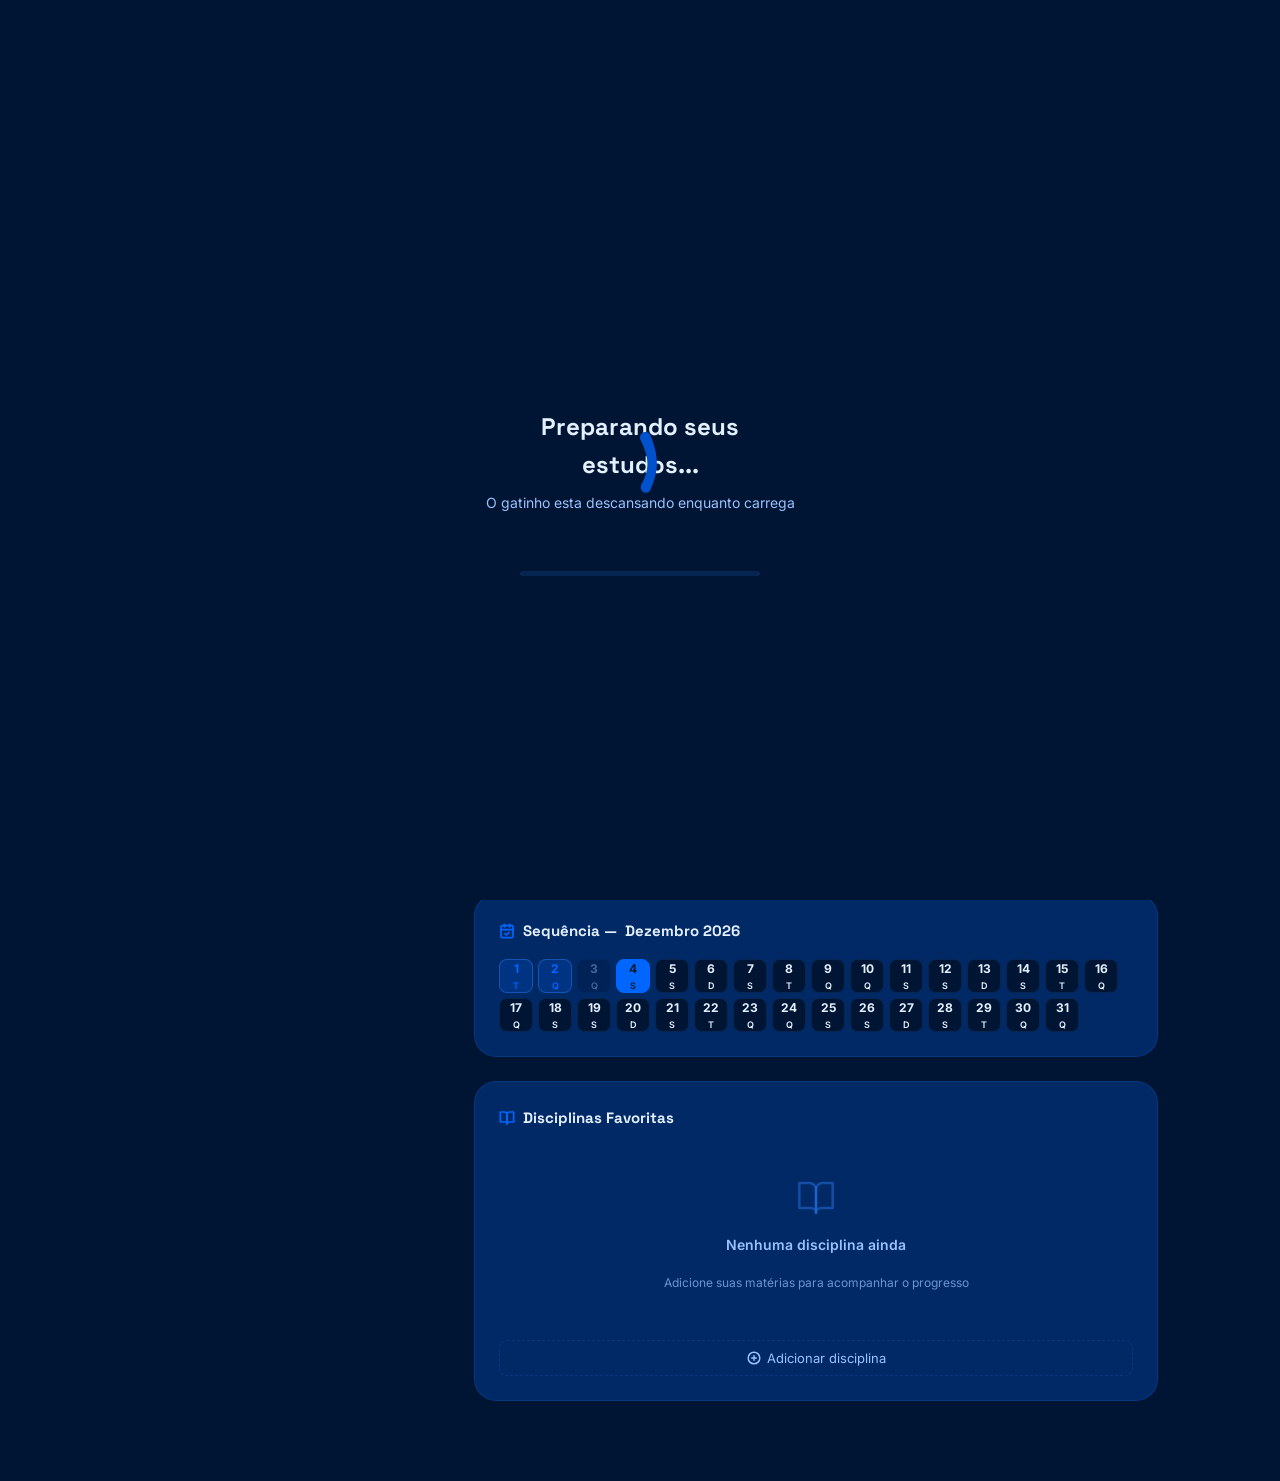
<file: perfil.html>
<!DOCTYPE html>
<html lang="pt-BR" data-tema="dark">
<head>
  <meta charset="UTF-8">
  <meta name="viewport" content="width=device-width, initial-scale=1.0">
  <meta name="description" content="StudyFlow — Seu perfil de estudos. Acompanhe XP, sequências, metas e disciplinas favoritas.">
  <meta name="theme-color" content="#0d1b2a">
  <title>StudyFlow | Meu Perfil</title>
      <link rel="icon" type="image/png" href="[data-uri]">
  <link rel="stylesheet" href="style.css">
  <style>
/* ── LAYOUT ─────────────────────────────────────────────────── */
.pagina {
  max-width: 1100px; margin: 0 auto;
  padding: calc(68px + var(--s5)) var(--s4) var(--s7);
  display: grid; grid-template-columns: 320px 1fr;
  gap: var(--s4); align-items: start;
}

/* ── CARD PERFIL ────────────────────────────────────────────── */
.card {
  position: relative; width: 100%;
  display: flex; flex-direction: column; align-items: center;
  border-radius: var(--r-xl); background: var(--bg-surface);
  border: 1px solid var(--border); box-shadow: var(--shadow-card);
  overflow: hidden; transition: background 0.4s ease, border-color 0.4s ease;
}
.card__img {
  height: 140px; width: 100%;
  background: linear-gradient(135deg, #0d1b2a 0%, #1a3a5c 50%, #0ea5e9 100%);
  position: relative;
}
.card__img-grid {
  position: absolute; inset: 0; opacity: 0.3;
  background-image:
    linear-gradient(rgba(56,189,248,.3) 1px, transparent 1px),
    linear-gradient(90deg, rgba(56,189,248,.3) 1px, transparent 1px);
  background-size: 24px 24px;
}
.card__avatar {
  position: relative; margin-top: -50px; width: 100px; height: 100px;
  background: var(--bg-surface); border-radius: 50%;
  border: 3px solid var(--border-hover);
  display: flex; justify-content: center; align-items: center;
  box-shadow: 0 0 0 4px var(--bg-base), 0 4px 16px rgba(0,0,0,.3);
  z-index: 1; font-size: 48px; transition: background 0.4s ease;
}
.card__title {
  margin-top: var(--s2); font-family: var(--font-display);
  font-weight: 700; font-size: 20px; color: var(--text-primary); padding: 0 var(--s3);
}
.card__subtitle { margin-top: 4px; font-size: 14px; color: var(--text-secondary); padding: 0 var(--s3); }
.card__nivel {
  margin-top: var(--s2); display: inline-flex; align-items: center; gap: 6px;
  background: var(--accent-glow); border: 1px solid var(--border-hover);
  color: var(--accent); font-size: 12px; font-weight: 700;
  padding: 4px 12px; border-radius: 99px;
}
.card__xp { width: calc(100% - 48px); margin: var(--s2) var(--s3) 0; }
.card__xp-label { display: flex; justify-content: space-between; font-size: 11px; color: var(--text-secondary); margin-bottom: 4px; }
.card__xp-track { height: 6px; background: var(--border); border-radius: 99px; overflow: hidden; }
.card__xp-fill { height: 100%; background: linear-gradient(90deg, var(--accent), #7dd3fc); border-radius: 99px; transition: width 0.6s ease; }
.card__wrapper { display: flex; padding: var(--s3); width: 100%; justify-content: center; }
.card__btn {
  height: 38px; padding: 0 20px; border: 2px solid var(--text-primary); border-radius: var(--r-sm);
  font-family: var(--font-body); font-weight: 700; font-size: 13px;
  color: var(--text-primary); background: transparent; white-space: nowrap; cursor: pointer;
  transition: all 0.25s ease; display: flex; align-items: center; justify-content: center; gap: 6px;
}
.card__btn-solid { background: var(--accent); color: #0d1b2a; border-color: var(--accent); }
.card__btn-solid:hover { background: var(--accent-hover); border-color: var(--accent-hover); }
.card__btn svg { width: 14px; height: 14px; stroke: currentColor; stroke-width: 2.5; }

/* ── PAINEL ─────────────────────────────────────────────────── */
.painel { display: flex; flex-direction: column; gap: var(--s3); }
.painel__titulo {
  font-family: var(--font-display); font-size: clamp(30px, 4vw, 46px);
  font-weight: 800; letter-spacing: -2px; line-height: 1.05; color: var(--text-primary);
}
.painel__titulo span {
  background: linear-gradient(135deg, var(--accent) 0%, #7dd3fc 60%, #bae6fd 100%);
  -webkit-background-clip: text; -webkit-text-fill-color: transparent; background-clip: text;
}
.painel__subtitulo { font-size: 14px; color: var(--text-secondary); margin-top: 4px; }

/* ── STATS ──────────────────────────────────────────────────── */
.stats-grid { display: grid; grid-template-columns: repeat(3, 1fr); gap: var(--s2); }
.stat-card {
  background: var(--bg-surface); border: 1px solid var(--border);
  border-radius: var(--r-lg); padding: var(--s3);
  transition: border-color 0.25s ease, transform 0.25s ease, background 0.4s ease;
  position: relative; overflow: hidden;
}
.stat-card::before {
  content: ''; position: absolute; top: 0; left: 0; right: 0; height: 2px;
  background: linear-gradient(90deg, transparent, var(--accent), transparent);
  opacity: 0; transition: opacity 0.3s ease;
}
.stat-card:hover { border-color: var(--border-hover); transform: translateY(-3px); }
.stat-card:hover::before { opacity: 1; }
.stat-card__icone {
  width: 40px; height: 40px; border-radius: var(--r-md);
  background: var(--accent-glow); border: 1px solid var(--border-hover);
  display: flex; align-items: center; justify-content: center; margin-bottom: var(--s2);
}
.stat-card__icone svg { width: 20px; height: 20px; stroke: var(--accent); stroke-width: 2; }
.stat-card__valor { font-family: var(--font-display); font-size: 28px; font-weight: 800; color: var(--accent); letter-spacing: -1px; line-height: 1; }
.stat-card__label { font-size: 12px; color: var(--text-secondary); margin-top: 4px; }

/* ── SEÇÃO GENÉRICA ─────────────────────────────────────────── */
.secao {
  background: var(--bg-surface); border: 1px solid var(--border);
  border-radius: var(--r-lg); padding: var(--s3);
  transition: background 0.4s ease, border-color 0.4s ease;
}
.secao__titulo {
  font-family: var(--font-display); font-size: 15px; font-weight: 700;
  color: var(--text-primary); margin-bottom: var(--s2);
  display: flex; align-items: center; gap: 8px;
}
.secao__titulo svg { width: 16px; height: 16px; stroke: var(--accent); stroke-width: 2.5; flex-shrink: 0; }

/* ── METAS ──────────────────────────────────────────────────── */
.meta-item { padding: 10px 0; border-bottom: 1px solid var(--border); }
.meta-item:last-child { border-bottom: none; padding-bottom: 0; }
.meta-item__header { display: flex; justify-content: space-between; align-items: center; margin-bottom: 6px; }
.meta-item__nome { font-size: 13px; font-weight: 600; color: var(--text-primary); display: flex; align-items: center; gap: 6px; }
.meta-item__nome svg { width: 13px; height: 13px; stroke: var(--text-secondary); stroke-width: 2; }
.meta-item__valores { font-size: 12px; color: var(--text-secondary); }
.meta-item__track { height: 6px; background: var(--border); border-radius: 99px; overflow: hidden; }
.meta-item__fill { height: 100%; border-radius: 99px; background: linear-gradient(90deg, var(--accent), #7dd3fc); transition: width 0.6s ease; }
.meta-item__fill.aviso  { background: linear-gradient(90deg, #f59e0b, #fbbf24); }
.meta-item__fill.ok     { background: linear-gradient(90deg, #22c55e, #4ade80); }

/* ── GRÁFICO DE BARRAS ──────────────────────────────────────── */
.grafico-barras { display: flex; align-items: flex-end; gap: 8px; height: 120px; margin-top: var(--s2); }
.barra-col { display: flex; flex-direction: column; align-items: center; gap: 4px; flex: 1; }
.barra-col__fill {
  width: 100%; border-radius: var(--r-sm) var(--r-sm) 0 0;
  background: linear-gradient(180deg, rgba(56,189,248,.5), rgba(56,189,248,.15));
  min-height: 4px; position: relative; cursor: default;
  transition: filter 0.2s ease;
}
.barra-col__fill.hoje { background: linear-gradient(180deg, var(--accent), #0ea5e9); box-shadow: 0 0 16px var(--accent-glow); }
.barra-col__fill:hover { filter: brightness(1.3); }
.barra-col__fill::after {
  content: attr(data-horas); position: absolute; top: -26px; left: 50%;
  transform: translateX(-50%); background: var(--bg-base); border: 1px solid var(--border-hover);
  color: var(--text-primary); font-size: 10px; font-weight: 700;
  padding: 2px 7px; border-radius: 4px; white-space: nowrap;
  opacity: 0; transition: opacity 0.2s ease; pointer-events: none;
}
.barra-col__fill:hover::after { opacity: 1; }
.barra-col__label { font-size: 10px; color: var(--text-secondary); font-weight: 600; }
.barra-col__label.hoje { color: var(--accent); }

/* ── SEQUÊNCIA ──────────────────────────────────────────────── */
.sequencia__dias { display: flex; gap: 5px; flex-wrap: wrap; margin-top: var(--s2); }
.dia {
  width: 34px; height: 34px; border-radius: var(--r-sm);
  display: flex; flex-direction: column; align-items: center; justify-content: center;
  font-size: 9px; font-weight: 600; gap: 1px;
  border: 1px solid var(--border); background: var(--bg-base); transition: background 0.2s ease;
}
.dia__num { font-size: 12px; font-weight: 700; }
.dia.feito { background: var(--accent-glow); border-color: var(--border-hover); color: var(--accent); }
.dia.hoje  { background: var(--accent); color: #0d1b2a; border-color: var(--accent); }
.dia.falhou { opacity: 0.3; }

/* ── DISCIPLINAS ────────────────────────────────────────────── */
.disciplina-item {
  display: flex; align-items: center; gap: var(--s2);
  padding: 10px 0; border-bottom: 1px solid var(--border);
}
.disciplina-item:last-child { border-bottom: none; }
.disciplina-item__icone {
  width: 36px; height: 36px; border-radius: var(--r-sm);
  background: var(--accent-glow); border: 1px solid var(--border-hover);
  display: flex; align-items: center; justify-content: center; font-size: 16px; flex-shrink: 0;
}
.disciplina-item__info { flex: 1; min-width: 0; }
.disciplina-item__nome { font-size: 14px; font-weight: 600; color: var(--text-primary); }
.disciplina-item__sub { font-size: 12px; color: var(--text-secondary); }
.disciplina-item__barra-wrap { width: 70px; }
.disciplina-item__barra-track { height: 4px; background: var(--border); border-radius: 99px; overflow: hidden; }
.disciplina-item__barra-fill { height: 100%; border-radius: 99px; background: linear-gradient(90deg, var(--accent), #7dd3fc); }
.btn-delete {
  background: none; border: none; cursor: pointer; padding: 6px; border-radius: var(--r-sm);
  color: var(--text-secondary); transition: color 0.2s ease, background 0.2s ease;
  display: flex; align-items: center; flex-shrink: 0;
}
.btn-delete:hover { color: #ef4444; background: rgba(239,68,68,.1); }
.btn-delete svg { width: 15px; height: 15px; stroke: currentColor; stroke-width: 2.5; }

/* Estado vazio */
.estado-vazio {
  display: flex; flex-direction: column; align-items: center; justify-content: center;
  padding: var(--s4) var(--s3); gap: var(--s2); text-align: center;
}
.estado-vazio svg { width: 40px; height: 40px; stroke: var(--border-hover); stroke-width: 1.5; }
.estado-vazio__titulo { font-size: 14px; font-weight: 600; color: var(--text-secondary); }
.estado-vazio__desc { font-size: 12px; color: var(--text-secondary); opacity: 0.7; }

.btn-add-disciplina {
  width: 100%; margin-top: var(--s2); padding: 9px; background: none;
  border: 1px dashed var(--border); border-radius: var(--r-sm);
  color: var(--text-secondary); font-family: var(--font-body); font-size: 13px; cursor: pointer;
  display: flex; align-items: center; justify-content: center; gap: 6px;
  transition: border-color 0.2s ease, color 0.2s ease;
}
.btn-add-disciplina:hover { border-color: var(--accent); color: var(--accent); }
.btn-add-disciplina svg { width: 14px; height: 14px; stroke: currentColor; stroke-width: 2.5; }

/* ── RESPONSIVO ─────────────────────────────────────────────── */
@media (max-width: 900px) {
  .pagina { grid-template-columns: 1fr; }
  .stats-grid { grid-template-columns: repeat(3, 1fr); }
}
@media (max-width: 500px) {
  .stats-grid { grid-template-columns: repeat(2, 1fr); }
}
  </style>
  <!-- Anti-FOUC: aplica tema salvo ANTES do body renderizar, evitando flash -->
  <script>try{var t=localStorage.getItem("sf-tema");if(t)document.documentElement.setAttribute("data-tema",t);}catch(e){}</script>
</head>
<body>

  <!-- LOADING SCREEN - Gato Dormindo na Parede -->
<div class="loading-screen" id="loading-screen">
  <div class="loading-container">
    
    <div class="loader">
      <div class="wrapper">
        <div class="catContainer">
          <svg
            xmlns="http://www.w3.org/2000/svg"
            fill="none"
            viewBox="0 0 733 673"
            class="catbody"
          >
            <path
              class="cat-fill"
              d="M111.002 139.5C270.502 -24.5001 471.503 2.4997 621.002 139.5C770.501 276.5 768.504 627.5 621.002 649.5C473.5 671.5 246 687.5 111.002 649.5C-23.9964 611.5 -48.4982 303.5 111.002 139.5Z"
            ></path>
            <path class="cat-fill" d="M184 9L270.603 159H97.3975L184 9Z"></path>
            <path class="cat-fill" d="M541 0L627.603 150H454.397L541 0Z"></path>
          </svg>
          <svg
            xmlns="http://www.w3.org/2000/svg"
            fill="none"
            viewBox="0 0 158 564"
            class="tail"
          >
            <path
              class="tail-fill"
              d="M5.97602 76.066C-11.1099 41.6747 12.9018 0 51.3036 0V0C71.5336 0 89.8636 12.2558 97.2565 31.0866C173.697 225.792 180.478 345.852 97.0691 536.666C89.7636 553.378 73.0672 564 54.8273 564V564C16.9427 564 -5.4224 521.149 13.0712 488.085C90.2225 350.15 87.9612 241.089 5.97602 76.066Z"
            ></path>
          </svg>
          <div class="text">
            <span class="bigzzz">Z</span>
            <span class="zzz">Z</span>
          </div>
        </div>
        <div class="wallContainer">
          <svg
            xmlns="http://www.w3.org/2000/svg"
            fill="none"
            viewBox="0 0 500 126"
            class="wall"
          >
            <line stroke-width="6" class="wall-stroke" y2="3" x2="450" y1="3" x1="50"></line>
            <line stroke-width="6" class="wall-stroke" y2="85" x2="400" y1="85" x1="100"></line>
            <line stroke-width="6" class="wall-stroke" y2="122" x2="375" y1="122" x1="125"></line>
            <line stroke-width="6" class="wall-stroke" y2="43" x2="500" y1="43"></line>
            <line stroke-width="6" class="wall-stroke" y2="1.99391" x2="115.5" y1="43.0061" x1="115.5"></line>
            <line stroke-width="6" class="wall-stroke" y2="2.00002" x2="189" y1="43.0122" x1="189"></line>
            <line stroke-width="6" class="wall-stroke" y2="2.00612" x2="262.5" y1="43.0183" x1="262.5"></line>
            <line stroke-width="6" class="wall-stroke" y2="2.01222" x2="336" y1="43.0244" x1="336"></line>
            <line stroke-width="6" class="wall-stroke" y2="2.01833" x2="409.5" y1="43.0305" x1="409.5"></line>
            <line stroke-width="6" class="wall-stroke" y2="43" x2="153" y1="84.0122" x1="153"></line>
            <line stroke-width="6" class="wall-stroke" y2="43" x2="228" y1="84.0122" x1="228"></line>
            <line stroke-width="6" class="wall-stroke" y2="43" x2="303" y1="84.0122" x1="303"></line>
            <line stroke-width="6" class="wall-stroke" y2="43" x2="378" y1="84.0122" x1="378"></line>
            <line stroke-width="6" class="wall-stroke" y2="84" x2="192" y1="125.012" x1="192"></line>
            <line stroke-width="6" class="wall-stroke" y2="84" x2="267" y1="125.012" x1="267"></line>
            <line stroke-width="6" class="wall-stroke" y2="84" x2="342" y1="125.012" x1="342"></line>
          </svg>
        </div>
      </div>
    </div>
    
    <div class="loading-text">
      <h2 class="loading-title">Preparando seus estudos...</h2>
      <p class="loading-subtitle">O gatinho esta descansando enquanto carrega</p>
    </div>
    
    <div class="loading-progress">
      <div class="loading-progress-bar"></div>
    </div>
    
  </div>
</div>
<!-- FIM LOADING SCREEN -->

<header role="banner">
<nav class="nav" id="nav-principal" aria-label="Menu Principal">
  <div class="nav__inner">
    <a href="index.html" class="nav__logo">
      <img src="logo.png" alt="" class="cat-mascot" aria-hidden="true" loading="eager">
      StudyFlow
    </a>
    <ul class="nav__links" id="nav-links" role="list">
      <li><a href="index.html">Início</a></li>
      <li><a href="index.html#funcionalidades">Funcionalidades</a></li>
      <li><a href="perfil.html" aria-current="page">Perfil</a></li>
      <li><a href="cronograma.html">Cronograma</a></li>
      <li><a href="foco.html">Modo Foco</a></li>
    </ul>
    <div class="nav__actions">
      <div class="toggle-tema" title="Alternar tema">
        <input type="checkbox" id="toggle-tema" class="toggle-tema__input" role="switch" aria-label="Alternar tema">
        <label for="toggle-tema" class="toggle-tema__track" aria-hidden="true">
          <span class="toggle-tema__thumb"><span id="icone-tema">🌙</span></span>
        </label>
        <label for="toggle-tema" class="toggle-tema__label" id="label-tema">Dark</label>
      </div>
      <a href="inscricao.html" class="btn-nav">Começar grátis →</a>
    </div>
    <button class="nav__toggle" id="nav-toggle" type="button" aria-label="Abrir menu" aria-expanded="false">
      <span aria-hidden="true"></span><span aria-hidden="true"></span><span aria-hidden="true"></span>
    </button>
  </div>
</nav>

<main class="pagina" role="main" aria-label="Perfil do estudante">

  <!-- CARD PERFIL -->
  <aside>
    <div class="card">
      <div class="card__img"><div class="card__img-grid"></div></div>
      <div class="card__avatar" id="avatar-display">🐱</div>
      <div class="card__title" id="nome-display">João Silva</div>
      <div class="card__subtitle" id="curso-display">Medicina</div>
      <div class="card__nivel" id="nivel-display">⚡ Nível 5 — Explorador</div>
      <div class="card__xp">
        <div class="card__xp-label">
          <span id="xp-label">XP: 3.600 / 5.000</span>
          <span id="xp-pct">72%</span>
        </div>
        <div class="card__xp-track"><div class="card__xp-fill" id="xp-fill" data-w="72"></div></div>
      </div>
      <div class="card__wrapper">
        <button class="card__btn card__btn-solid" id="btn-editar" type="button">
          <svg xmlns="http://www.w3.org/2000/svg" viewBox="0 0 24 24" fill="none" stroke-linecap="round" stroke-linejoin="round"><path d="M11 4H4a2 2 0 0 0-2 2v14a2 2 0 0 0 2 2h14a2 2 0 0 0 2-2v-7"/><path d="M18.5 2.5a2.121 2.121 0 0 1 3 3L12 15l-4 1 1-4 9.5-9.5z"/></svg>
          Editar perfil
        </button>
      </div>
    </div>
  </aside>

  <!-- PAINEL -->
  <div class="painel">
    <div>
      <h1 class="painel__titulo">Meu <span>Desempenho</span></h1>
      <p class="painel__subtitulo" id="saudacao">Resumo da sua jornada de estudos</p>
    </div>

    <!-- STATS -->
    <div class="stats-grid">
      <div class="stat-card">
        <div class="stat-card__icone">
          <svg xmlns="http://www.w3.org/2000/svg" viewBox="0 0 24 24" fill="none" stroke-linecap="round" stroke-linejoin="round"><circle cx="12" cy="12" r="10"/><polyline points="12 6 12 12 16 14"/></svg>
        </div>
        <div class="stat-card__valor" id="stat-horas">142h</div>
        <div class="stat-card__label">Horas estudadas</div>
      </div>
      <div class="stat-card">
        <div class="stat-card__icone">
          <svg xmlns="http://www.w3.org/2000/svg" viewBox="0 0 24 24" fill="none" stroke-linecap="round" stroke-linejoin="round"><path d="M8.5 14.5A2.5 2.5 0 0 0 11 12c0-1.38-.5-2-1-3-1.072-2.143-.224-4.054 2-6 .5 2.5 2 4.9 4 6.5 2 1.6 3 3.5 3 5.5a7 7 0 1 1-14 0c0-1.153.433-2.294 1-3a2.5 2.5 0 0 0 2.5 2.5z"/></svg>
        </div>
        <div class="stat-card__valor" id="stat-sequencia">12</div>
        <div class="stat-card__label">Dias seguidos</div>
      </div>
      <div class="stat-card">
        <div class="stat-card__icone">
          <svg xmlns="http://www.w3.org/2000/svg" viewBox="0 0 24 24" fill="none" stroke-linecap="round" stroke-linejoin="round"><path d="M22 11.08V12a10 10 0 1 1-5.93-9.14"/><polyline points="22 4 12 14.01 9 11.01"/></svg>
        </div>
        <div class="stat-card__valor" id="stat-tarefas">87</div>
        <div class="stat-card__label">Tarefas feitas</div>
      </div>
    </div>

    <!-- METAS DA SEMANA -->
    <div class="secao">
      <div class="secao__titulo">
        <svg xmlns="http://www.w3.org/2000/svg" viewBox="0 0 24 24" fill="none" stroke-linecap="round" stroke-linejoin="round"><circle cx="12" cy="12" r="10"/><circle cx="12" cy="12" r="6"/><circle cx="12" cy="12" r="2"/></svg>
        Metas da Semana
      </div>
      <div id="metas-lista">
        <div class="meta-item">
          <div class="meta-item__header">
            <span class="meta-item__nome">
              <svg xmlns="http://www.w3.org/2000/svg" viewBox="0 0 24 24" fill="none" stroke-linecap="round" stroke-linejoin="round"><circle cx="12" cy="12" r="10"/><polyline points="12 6 12 12 16 14"/></svg>
              Horas de estudo
            </span>
            <span class="meta-item__valores">14h / 20h</span>
          </div>
          <div class="meta-item__track"><div class="meta-item__fill aviso" data-w="70"></div></div>
        </div>
        <div class="meta-item">
          <div class="meta-item__header">
            <span class="meta-item__nome">
              <svg xmlns="http://www.w3.org/2000/svg" viewBox="0 0 24 24" fill="none" stroke-linecap="round" stroke-linejoin="round"><path d="M22 11.08V12a10 10 0 1 1-5.93-9.14"/><polyline points="22 4 12 14.01 9 11.01"/></svg>
              Tarefas concluídas
            </span>
            <span class="meta-item__valores">18 / 20</span>
          </div>
          <div class="meta-item__track"><div class="meta-item__fill ok" data-w="90"></div></div>
        </div>
        <div class="meta-item">
          <div class="meta-item__header">
            <span class="meta-item__nome">
              <svg xmlns="http://www.w3.org/2000/svg" viewBox="0 0 24 24" fill="none" stroke-linecap="round" stroke-linejoin="round"><circle cx="12" cy="12" r="10"/><line x1="12" y1="8" x2="12" y2="12"/><line x1="12" y1="16" x2="12.01" y2="16"/></svg>
              Sessões Pomodoro
            </span>
            <span class="meta-item__valores">22 / 30</span>
          </div>
          <div class="meta-item__track"><div class="meta-item__fill" data-w="73"></div></div>
        </div>
      </div>
    </div>

    <!-- GRÁFICO -->
    <div class="secao">
      <div class="secao__titulo">
        <svg xmlns="http://www.w3.org/2000/svg" viewBox="0 0 24 24" fill="none" stroke-linecap="round" stroke-linejoin="round"><line x1="18" y1="20" x2="18" y2="10"/><line x1="12" y1="20" x2="12" y2="4"/><line x1="6" y1="20" x2="6" y2="14"/></svg>
        Horas por dia — esta semana
      </div>
      <div class="grafico-barras" id="grafico-barras"></div>
    </div>

    <!-- SEQUÊNCIA -->
    <div class="secao">
      <div class="secao__titulo">
        <svg xmlns="http://www.w3.org/2000/svg" viewBox="0 0 24 24" fill="none" stroke-linecap="round" stroke-linejoin="round"><rect x="3" y="4" width="18" height="18" rx="2"/><line x1="16" y1="2" x2="16" y2="6"/><line x1="8" y1="2" x2="8" y2="6"/><line x1="3" y1="10" x2="21" y2="10"/><path d="M9 16l2 2 4-4"/></svg>
        Sequência — <span id="mes-sequencia">Março 2026</span>
      </div>
      <div class="sequencia__dias" id="sequencia-dias"></div>
    </div>

    <!-- DISCIPLINAS -->
    <div class="secao">
      <div class="secao__titulo">
        <svg xmlns="http://www.w3.org/2000/svg" viewBox="0 0 24 24" fill="none" stroke-linecap="round" stroke-linejoin="round"><path d="M2 3h6a4 4 0 0 1 4 4v14a3 3 0 0 0-3-3H2z"/><path d="M22 3h-6a4 4 0 0 0-4 4v14a3 3 0 0 1 3-3h7z"/></svg>
        Disciplinas Favoritas
      </div>
      <div id="disciplinas-lista"></div>
      <button class="btn-add-disciplina" id="btn-add-disciplina" type="button">
        <svg xmlns="http://www.w3.org/2000/svg" viewBox="0 0 24 24" fill="none" stroke-linecap="round" stroke-linejoin="round"><circle cx="12" cy="12" r="10"/><line x1="12" y1="8" x2="12" y2="16"/><line x1="8" y1="12" x2="16" y2="12"/></svg>
        Adicionar disciplina
      </button>
    </div>
  </div>
</main>

<!-- MODAL EDITAR PERFIL -->
<div class="modal-overlay" id="modal-overlay" role="dialog" aria-modal="true">
  <div class="modal">
    <div class="modal__titulo">
      Editar Perfil
      <button class="modal__fechar" id="modal-fechar" type="button">
        <svg xmlns="http://www.w3.org/2000/svg" viewBox="0 0 24 24" fill="none" stroke-linecap="round" stroke-linejoin="round"><line x1="18" y1="6" x2="6" y2="18"/><line x1="6" y1="6" x2="18" y2="18"/></svg>
      </button>
    </div>
    <div class="form-grupo">
      <label>Avatar</label>
      <div class="avatar-grid" id="avatar-grid">
        <div class="avatar-op selecionado" data-emoji="🐱">🐱</div>
        <div class="avatar-op" data-emoji="🦊">🦊</div>
        <div class="avatar-op" data-emoji="🐼">🐼</div>
        <div class="avatar-op" data-emoji="🦁">🦁</div>
        <div class="avatar-op" data-emoji="🐸">🐸</div>
        <div class="avatar-op" data-emoji="🐧">🐧</div>
        <div class="avatar-op" data-emoji="🦄">🦄</div>
        <div class="avatar-op" data-emoji="🐙">🐙</div>
      </div>
    </div>
    <div class="form-grupo">
      <label for="input-nome">Nome</label>
      <input type="text" id="input-nome" placeholder="Seu nome">
    </div>
    <div class="form-grupo">
      <label for="input-curso">Curso / Área</label>
      <input type="text" id="input-curso" placeholder="Ex: Medicina, Engenharia...">
    </div>
    <div class="modal__acoes">
      <button class="btn-cancelar" id="btn-cancelar" type="button">Cancelar</button>
      <button class="btn-salvar" id="btn-salvar" type="button">
        <svg xmlns="http://www.w3.org/2000/svg" viewBox="0 0 24 24" fill="none" stroke-linecap="round" stroke-linejoin="round"><path d="M19 21H5a2 2 0 0 1-2-2V5a2 2 0 0 1 2-2h11l5 5v11a2 2 0 0 1-2 2z"/><polyline points="17 21 17 13 7 13 7 21"/><polyline points="7 3 7 8 15 8"/></svg>
        Salvar
      </button>
    </div>
  </div>
</div>

<!-- MODAL ADICIONAR DISCIPLINA -->
<div class="modal-overlay" id="modal-disciplina" role="dialog" aria-modal="true">
  <div class="modal">
    <div class="modal__titulo">
      Nova Disciplina
      <button class="modal__fechar" id="modal-disc-fechar" type="button">
        <svg xmlns="http://www.w3.org/2000/svg" viewBox="0 0 24 24" fill="none" stroke-linecap="round" stroke-linejoin="round"><line x1="18" y1="6" x2="6" y2="18"/><line x1="6" y1="6" x2="18" y2="18"/></svg>
      </button>
    </div>
    <div class="form-grupo">
      <label>Ícone</label>
      <div class="avatar-grid" id="disc-icone-grid">
        <div class="avatar-op selecionado" data-emoji="📐">📐</div>
        <div class="avatar-op" data-emoji="💻">💻</div>
        <div class="avatar-op" data-emoji="⚡">⚡</div>
        <div class="avatar-op" data-emoji="🧬">🧬</div>
        <div class="avatar-op" data-emoji="📖">📖</div>
        <div class="avatar-op" data-emoji="🔬">🔬</div>
        <div class="avatar-op" data-emoji="🎨">🎨</div>
        <div class="avatar-op" data-emoji="🌍">🌍</div>
      </div>
    </div>
    <div class="form-grupo">
      <label for="disc-nome">Nome da disciplina</label>
      <input type="text" id="disc-nome" placeholder="Ex: Cálculo, Direito Penal...">
    </div>
    <div class="modal__acoes">
      <button class="btn-cancelar" id="modal-disc-cancelar" type="button">Cancelar</button>
      <button class="btn-salvar" id="modal-disc-salvar" type="button">
        <svg xmlns="http://www.w3.org/2000/svg" viewBox="0 0 24 24" fill="none" stroke-linecap="round" stroke-linejoin="round"><line x1="12" y1="5" x2="12" y2="19"/><line x1="5" y1="12" x2="19" y2="12"/></svg>
        Adicionar
      </button>
    </div>
  </div>
</div>

<!-- TOAST -->
<div class="toast" id="toast">
  <svg xmlns="http://www.w3.org/2000/svg" viewBox="0 0 24 24" fill="none" stroke-linecap="round" stroke-linejoin="round"><path d="M22 11.08V12a10 10 0 1 1-5.93-9.14"/><polyline points="22 4 12 14.01 9 11.01"/></svg>
  <span id="toast-msg"></span>
</div>

<script>
// ── DADOS ──────────────────────────────────────────────────────
const DEFAULTS = {
  avatar: '🐱', nome: '', curso: '',
  horas: 0, tarefas: 0, sequencia: 0,
  disciplinas: []
};

function salvarDados(d) { localStorage.setItem('sf-perfil', JSON.stringify(d)); }
function carregarDados() {
  try {
    const s = localStorage.getItem('sf-perfil');
    return s ? { ...DEFAULTS, ...JSON.parse(s) } : { ...DEFAULTS };
  } catch { return { ...DEFAULTS }; }
}

// ── TOAST ──────────────────────────────────────────────────────
function mostrarToast(msg) {
  document.getElementById('toast-msg').textContent = msg;
  const t = document.getElementById('toast');
  t.classList.add('visivel');
  setTimeout(() => t.classList.remove('visivel'), 2500);
}

// ── XP / NÍVEL ─────────────────────────────────────────────────
function calcularNivel(h) {
  if (h < 10)  return { nivel:1, titulo:'Iniciante',   xp:h*10, max:100  };
  if (h < 30)  return { nivel:2, titulo:'Aprendiz',    xp:h*8,  max:240  };
  if (h < 60)  return { nivel:3, titulo:'Estudioso',   xp:h*7,  max:420  };
  if (h < 100) return { nivel:4, titulo:'Dedicado',    xp:h*6,  max:600  };
  if (h < 150) return { nivel:5, titulo:'Explorador',  xp:h*5,  max:750  };
  if (h < 250) return { nivel:6, titulo:'Veterano',    xp:h*4,  max:1000 };
  return             { nivel:7, titulo:'Mestre',       xp:h*3,  max:1200 };
}

// ── RENDER PERFIL ──────────────────────────────────────────────
function renderPerfil(d) {
  document.getElementById('avatar-display').textContent  = d.avatar;
  document.getElementById('nome-display').textContent    = d.nome;
  document.getElementById('curso-display').textContent   = d.curso;
  document.getElementById('stat-horas').textContent      = d.horas + 'h';
  document.getElementById('stat-tarefas').textContent    = d.tarefas;
  document.getElementById('stat-sequencia').textContent  = d.sequencia;
  const n   = calcularNivel(d.horas);
  const pct = Math.min(100, Math.round((n.xp / n.max) * 100));
  document.getElementById('nivel-display').textContent   = `⚡ Nível ${n.nivel} — ${n.titulo}`;
  document.getElementById('xp-label').textContent        = `XP: ${n.xp.toLocaleString()} / ${n.max.toLocaleString()}`;
  document.getElementById('xp-pct').textContent          = pct + '%';
  document.getElementById('xp-fill').style.width         = pct + '%';
  const hora = new Date().getHours();
  const saud = hora < 12 ? 'Bom dia' : hora < 18 ? 'Boa tarde' : 'Boa noite';
  document.getElementById('saudacao').textContent = `${saud}, ${d.nome.split(' ')[0]}!`;
}

// ── GRÁFICO ────────────────────────────────────────────────────
function renderGrafico() {
  // Tenta carregar dados reais do localStorage; usa mock caso não exista
  let horasPorDia;
  try {
    const raw = localStorage.getItem('sf-horas-semana');
    horasPorDia = raw ? JSON.parse(raw) : [2.5, 4, 3, 5.5, 2, 4.5, 3];
  } catch { horasPorDia = [2.5, 4, 3, 5.5, 2, 4.5, 3]; }

  const nomes   = ['Seg','Ter','Qua','Qui','Sex','Sáb','Dom'];
  const hojeIdx = (new Date().getDay() + 6) % 7; // 0=Seg
  const maxH    = Math.max(...horasPorDia, 0.1);
  const cont    = document.getElementById('grafico-barras');
  cont.innerHTML = '';
  horasPorDia.forEach((h, i) => {
    const altura = Math.round((h / maxH) * 100);
    cont.innerHTML += `
      <div class="barra-col">
        <div class="barra-col__fill${i === hojeIdx ? ' hoje' : ''}"
          style="height:${altura}px" data-horas="${h}h"></div>
        <span class="barra-col__label${i === hojeIdx ? ' hoje' : ''}">${nomes[i]}</span>
      </div>`;
  });
}

// ── SEQUÊNCIA DINÂMICA ─────────────────────────────────────────
function renderSequencia() {
  const agora    = new Date();
  const ano      = agora.getFullYear();
  const mes      = agora.getMonth();          // 0-indexado
  const diaHoje  = agora.getDate();
  const meses    = ['Janeiro','Fevereiro','Março','Abril','Maio','Junho',
                    'Julho','Agosto','Setembro','Outubro','Novembro','Dezembro'];
  const diasSem  = ['D','S','T','Q','Q','S','S'];
  const totalDias = new Date(ano, mes + 1, 0).getDate();

  document.getElementById('mes-sequencia').textContent = `${meses[mes]} ${ano}`;

  // Carrega dias feitos do localStorage (array de datas "YYYY-MM-DD")
  let diasFeitos = [];
  try {
    diasFeitos = JSON.parse(localStorage.getItem('sf-dias-feitos') || '[]');
  } catch { diasFeitos = []; }

  // Fallback demo: marca dias anteriores ao hoje como feitos (exceto d%3==0)
  if (diasFeitos.length === 0) {
    for (let d = 1; d < diaHoje; d++) {
      if (d % 3 !== 0) diasFeitos.push(`${ano}-${String(mes+1).padStart(2,'0')}-${String(d).padStart(2,'0')}`);
    }
  }

  const cont = document.getElementById('sequencia-dias');
  cont.innerHTML = '';
  for (let d = 1; d <= totalDias; d++) {
    const chave   = `${ano}-${String(mes+1).padStart(2,'0')}-${String(d).padStart(2,'0')}`;
    const nomeDia = diasSem[new Date(ano, mes, d).getDay()];
    const el      = document.createElement('div');
    el.className  = 'dia';
    el.innerHTML  = `<span class="dia__num">${d}</span><span>${nomeDia}</span>`;
    if (d === diaHoje)           el.classList.add('hoje');
    else if (diasFeitos.includes(chave)) el.classList.add('feito');
    else if (d < diaHoje)        el.classList.add('falhou');
    cont.appendChild(el);
  }
}

// ── RENDER DISCIPLINAS ─────────────────────────────────────────
function renderDisciplinas(disciplinas) {
  const lista = document.getElementById('disciplinas-lista');
  lista.innerHTML = '';

  // Estado vazio
  if (disciplinas.length === 0) {
    lista.innerHTML = `
      <div class="estado-vazio">
        <svg xmlns="http://www.w3.org/2000/svg" viewBox="0 0 24 24" fill="none" stroke-linecap="round" stroke-linejoin="round">
          <path d="M2 3h6a4 4 0 0 1 4 4v14a3 3 0 0 0-3-3H2z"/><path d="M22 3h-6a4 4 0 0 0-4 4v14a3 3 0 0 1 3-3h7z"/>
        </svg>
        <div class="estado-vazio__titulo">Nenhuma disciplina ainda</div>
        <div class="estado-vazio__desc">Adicione suas matérias para acompanhar o progresso</div>
      </div>`;
    return;
  }

  const maxH = Math.max(...disciplinas.map(d => d.horas), 1);
  disciplinas.forEach((d, i) => {
    const pct = Math.round((d.horas / maxH) * 100);
    const el  = document.createElement('div');
    el.className = 'disciplina-item';
    el.innerHTML = `
      <div class="disciplina-item__icone">${d.icone}</div>
      <div class="disciplina-item__info">
        <div class="disciplina-item__nome">${d.nome}</div>
        <div class="disciplina-item__sub">Contabilizado pelo sistema</div>
      </div>
      <div class="disciplina-item__barra-wrap">
        <div class="disciplina-item__barra-track">
          <div class="disciplina-item__barra-fill" style="width:${pct}%"></div>
        </div>
      </div>
      <button class="btn-delete" data-index="${i}" title="Remover" type="button">
        <svg xmlns="http://www.w3.org/2000/svg" viewBox="0 0 24 24" fill="none" stroke-linecap="round" stroke-linejoin="round">
          <polyline points="3 6 5 6 21 6"/><path d="M19 6l-1 14a2 2 0 0 1-2 2H8a2 2 0 0 1-2-2L5 6"/>
          <path d="M10 11v6"/><path d="M14 11v6"/>
          <path d="M9 6V4a1 1 0 0 1 1-1h4a1 1 0 0 1 1 1v2"/>
        </svg>
      </button>`;
    lista.appendChild(el);
  });

  lista.querySelectorAll('.btn-delete').forEach(btn => {
    btn.addEventListener('click', () => {
      dados.disciplinas.splice(parseInt(btn.dataset.index), 1);
      salvarDados(dados);
      renderDisciplinas(dados.disciplinas);
      mostrarToast('Disciplina removida');
    });
  });
}

// ── INIT ───────────────────────────────────────────────────────
let dados = carregarDados();
renderPerfil(dados);
renderGrafico();
renderSequencia();
renderDisciplinas(dados.disciplinas);

// ── MODAL PERFIL ───────────────────────────────────────────────
let avatarSel = dados.avatar;
const modalOverlay = document.getElementById('modal-overlay');

function abrirModal() {
  document.getElementById('input-nome').value  = dados.nome;
  document.getElementById('input-curso').value = dados.curso;
  avatarSel = dados.avatar;
  document.querySelectorAll('#avatar-grid .avatar-op').forEach(op =>
    op.classList.toggle('selecionado', op.dataset.emoji === dados.avatar));
  modalOverlay.classList.add('aberto');
}
const fecharModal = () => modalOverlay.classList.remove('aberto');

document.getElementById('btn-editar').addEventListener('click', abrirModal);
document.getElementById('modal-fechar').addEventListener('click', fecharModal);
document.getElementById('btn-cancelar').addEventListener('click', fecharModal);
modalOverlay.addEventListener('click', e => { if (e.target === modalOverlay) fecharModal(); });

document.getElementById('avatar-grid').addEventListener('click', e => {
  const op = e.target.closest('.avatar-op'); if (!op) return;
  document.querySelectorAll('#avatar-grid .avatar-op').forEach(a => a.classList.remove('selecionado'));
  op.classList.add('selecionado'); avatarSel = op.dataset.emoji;
});

document.getElementById('btn-salvar').addEventListener('click', () => {
  dados.avatar = avatarSel;
  dados.nome   = document.getElementById('input-nome').value.trim()  || dados.nome;
  dados.curso  = document.getElementById('input-curso').value.trim() || dados.curso;
  salvarDados(dados);
  renderPerfil(dados);
  fecharModal();
  mostrarToast('Perfil salvo com sucesso!');
});

// ── MODAL DISCIPLINA ───────────────────────────────────────────
let discIconeSel = '📐';
const modalDisc  = document.getElementById('modal-disciplina');

document.getElementById('btn-add-disciplina').addEventListener('click', () => {
  document.getElementById('disc-nome').value = '';
  discIconeSel = '📐';
  document.querySelectorAll('#disc-icone-grid .avatar-op').forEach((op, i) =>
    op.classList.toggle('selecionado', i === 0));
  modalDisc.classList.add('aberto');
});

const fecharModalDisc = () => modalDisc.classList.remove('aberto');
document.getElementById('modal-disc-fechar').addEventListener('click', fecharModalDisc);
document.getElementById('modal-disc-cancelar').addEventListener('click', fecharModalDisc);
modalDisc.addEventListener('click', e => { if (e.target === modalDisc) fecharModalDisc(); });

document.getElementById('disc-icone-grid').addEventListener('click', e => {
  const op = e.target.closest('.avatar-op'); if (!op) return;
  document.querySelectorAll('#disc-icone-grid .avatar-op').forEach(a => a.classList.remove('selecionado'));
  op.classList.add('selecionado'); discIconeSel = op.dataset.emoji;
});

document.getElementById('modal-disc-salvar').addEventListener('click', () => {
  const nome = document.getElementById('disc-nome').value.trim();
  if (!nome) { mostrarToast('⚠️ Digite o nome da disciplina!'); return; }
  dados.disciplinas.push({ icone: discIconeSel, nome, horas: 0 });
  salvarDados(dados);
  renderDisciplinas(dados.disciplinas);
  fecharModalDisc();
  mostrarToast('Disciplina adicionada!');
});

  // Aplica data-w como width (substitui style inline por data-attribute)
  document.querySelectorAll('[data-w]').forEach(el => {
    requestAnimationFrame(() => { el.style.width = el.dataset.w + '%'; });
  });

</script>
<script src="core.js"></script>
<script src="db.js"></script>
<script src="controller.js"></script>
</body>
</html>
</file>
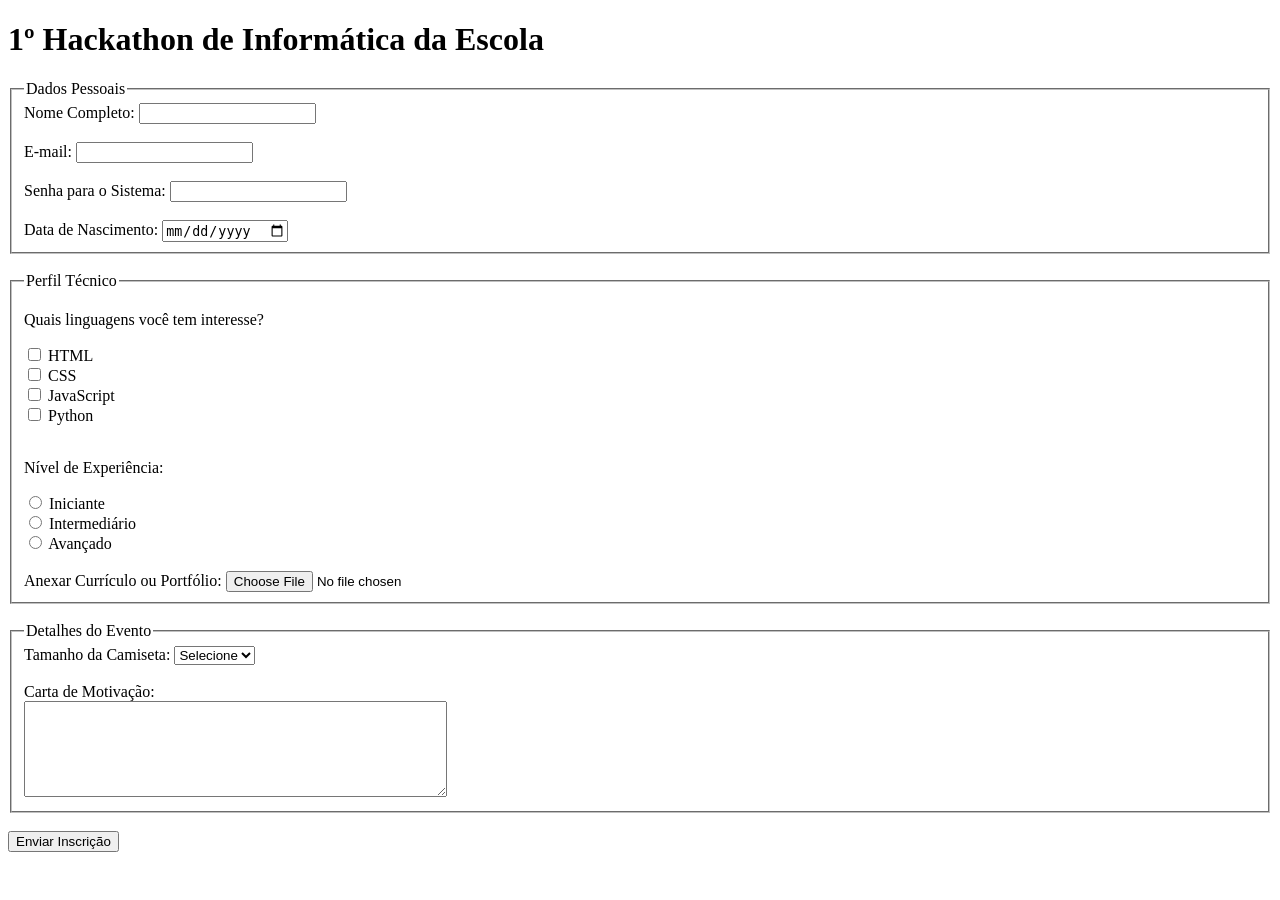
<file: extras/forms/inscricao.html>
<!DOCTYPE html>
<html lang="pt-BR">
<head>
    <meta charset="UTF-8">
    <title>Inscrição - 1º Hackathon de Informática da Escola</title>
</head>
<body>

    <h1>1º Hackathon de Informática da Escola</h1>

    <form action="#" method="post" enctype="multipart/form-data">

        <!-- BLOCO 1 - DADOS PESSOAIS -->
        <fieldset>
            <legend>Dados Pessoais</legend>

            <label for="nome">Nome Completo:</label>
            <input type="text" id="nome" name="nome" required>
            <br><br>

            <label for="email">E-mail:</label>
            <input type="email" id="email" name="email" required>
            <br><br>

            <label for="senha">Senha para o Sistema:</label>
            <input type="password" id="senha" name="senha" required>
            <br><br>

            <label for="dataNascimento">Data de Nascimento:</label>
            <input type="date" id="dataNascimento" name="dataNascimento" required>

        </fieldset>

        <br>

        <!-- BLOCO 2 - PERFIL TÉCNICO -->
        <fieldset>
            <legend>Perfil Técnico</legend>

            <p>Quais linguagens você tem interesse?</p>

            <input type="checkbox" id="html" name="linguagens" value="HTML">
            <label for="html">HTML</label><br>

            <input type="checkbox" id="css" name="linguagens" value="CSS">
            <label for="css">CSS</label><br>

            <input type="checkbox" id="javascript" name="linguagens" value="JavaScript">
            <label for="javascript">JavaScript</label><br>

            <input type="checkbox" id="python" name="linguagens" value="Python">
            <label for="python">Python</label>

            <br><br>

            <p>Nível de Experiência:</p>

            <input type="radio" id="iniciante" name="nivel" value="Iniciante" required>
            <label for="iniciante">Iniciante</label><br>

            <input type="radio" id="intermediario" name="nivel" value="Intermediário">
            <label for="intermediario">Intermediário</label><br>

            <input type="radio" id="avancado" name="nivel" value="Avançado">
            <label for="avancado">Avançado</label>

            <br><br>

            <label for="curriculo">Anexar Currículo ou Portfólio:</label>
            <input type="file" id="curriculo" name="curriculo" accept=".pdf,.doc,.docx">

        </fieldset>

        <br>

        <!-- BLOCO 3 - DETALHES DO EVENTO -->
        <fieldset>
            <legend>Detalhes do Evento</legend>

            <label for="camiseta">Tamanho da Camiseta:</label>
            <select id="camiseta" name="camiseta" required>
                <option value="">Selecione</option>
                <option value="P">P</option>
                <option value="M">M</option>
                <option value="G">G</option>
                <option value="GG">GG</option>
            </select>

            <br><br>

            <label for="motivacao">Carta de Motivação:</label><br>
            <textarea id="motivacao" name="motivacao" rows="6" cols="50" required></textarea>

        </fieldset>

        <br>

        <button type="submit">Enviar Inscrição</button>

    </form>

</body>
</html>
</file>
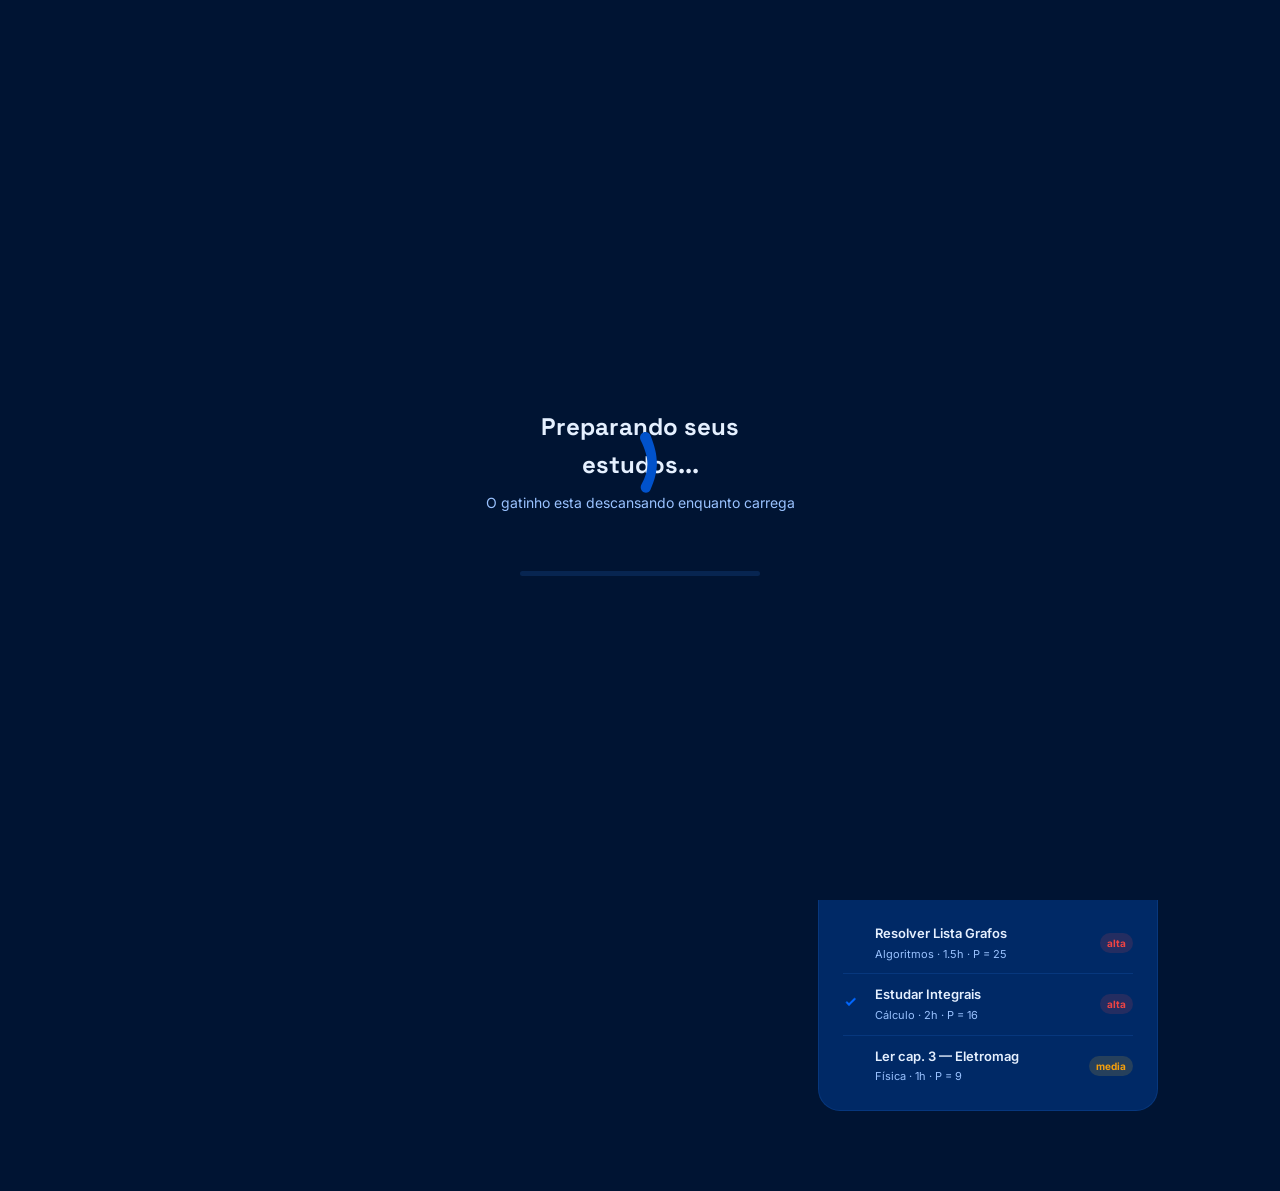
<file: app/view/html/cronograma.html>
<!DOCTYPE html>
<html lang="pt-BR" data-tema="dark">
<head>
  <meta charset="UTF-8">
  <meta name="viewport" content="width=device-width, initial-scale=1.0">
  <meta name="description" content="StudyFlow — Organize suas tarefas com o algoritmo P = U × C. Cronograma automático e inteligente.">
  <meta name="theme-color" content="#0d1b2a">
  <title>StudyFlow | Cronograma</title>
      <link rel="icon" type="image/png" href="[data-uri]">
  <link rel="stylesheet" href="../css/style.css">
  <style>
/* ── LAYOUT ──────────────────────────────────────────────────── */
.pagina {
  max-width: 1100px; margin: 0 auto;
  padding: calc(68px + var(--s4)) var(--s4) var(--s7);
  display: flex; flex-direction: column; gap: var(--s4);
}

/* ── CABEÇALHO ───────────────────────────────────────────────── */
.page-header { display: flex; align-items: flex-end; justify-content: space-between; flex-wrap: wrap; gap: var(--s3); }
.page-header__titulo {
  font-family: var(--font-display); font-size: clamp(26px, 3.5vw, 38px);
  font-weight: 800; letter-spacing: -1.5px; line-height: 1.1;
}
.page-header__titulo span {
  background: linear-gradient(135deg, var(--accent) 0%, #7dd3fc 60%, #bae6fd 100%);
  -webkit-background-clip: text; -webkit-text-fill-color: transparent; background-clip: text;
}
.page-header__sub { font-size: 14px; color: var(--text-secondary); margin-top: 4px; }


/* ── ALGORITMO INFO ──────────────────────────────────────────── */
.algo-banner {
  background: var(--accent-glow); border: 1px solid var(--border-hover);
  border-radius: var(--r-lg); padding: var(--s3);
  display: flex; align-items: center; gap: var(--s3); flex-wrap: wrap;
}
.algo-banner__icone {
  width: 48px; height: 48px; background: var(--bg-surface); border-radius: var(--r-md);
  border: 1px solid var(--border-hover); display: flex; align-items: center; justify-content: center;
  flex-shrink: 0;
}
.algo-banner__icone svg { width: 22px; height: 22px; stroke: var(--accent); stroke-width: 2; }
.algo-banner__texto { flex: 1; }
.algo-banner__titulo { font-family: var(--font-display); font-size: 14px; font-weight: 700; color: var(--accent); }
.algo-banner__desc { font-size: 13px; color: var(--text-secondary); margin-top: 2px; line-height: 1.5; }
.algo-banner__formula {
  font-family: var(--font-display); font-size: 18px; font-weight: 800;
  color: var(--accent); background: var(--bg-surface); border: 1px solid var(--border-hover);
  padding: 8px 18px; border-radius: var(--r-md); white-space: nowrap;
}

/* ── GRID PRINCIPAL ──────────────────────────────────────────── */
.cronograma-grid { display: grid; grid-template-columns: 1fr 340px; gap: var(--s4); align-items: start; }

/* ── CALENDÁRIO SEMANAL ──────────────────────────────────────── */
.semana-wrap {
  background: var(--bg-surface); border: 1px solid var(--border);
  border-radius: var(--r-lg); overflow: hidden;
  transition: background 0.4s ease, border-color 0.4s ease;
}
.semana-nav {
  display: flex; align-items: center; justify-content: space-between;
  padding: var(--s2) var(--s3); border-bottom: 1px solid var(--border);
}
.semana-nav__titulo { font-family: var(--font-display); font-size: 15px; font-weight: 700; color: var(--text-primary); }
.btn-nav-seta {
  background: none; border: 1px solid var(--border); border-radius: var(--r-sm);
  color: var(--text-secondary); cursor: pointer; padding: 5px 8px;
  display: flex; align-items: center; transition: border-color 0.2s, color 0.2s;
}
.btn-nav-seta:hover { border-color: var(--accent); color: var(--accent); }
.btn-nav-seta svg { width: 14px; height: 14px; stroke: currentColor; stroke-width: 2.5; }

.semana-header {
  display: grid; grid-template-columns: repeat(7, 1fr);
  border-bottom: 1px solid var(--border);
}
.semana-header__dia {
  padding: 10px 4px; text-align: center; font-size: 11px; font-weight: 700;
  color: var(--text-secondary); text-transform: uppercase; letter-spacing: .06em;
}
.semana-header__dia.hoje { color: var(--accent); }

.semana-corpo { display: grid; grid-template-columns: repeat(7, 1fr); min-height: 320px; }
.dia-col {
  border-right: 1px solid var(--border); padding: var(--s1);
  display: flex; flex-direction: column; gap: 4px; min-height: 320px;
}
.dia-col:last-child { border-right: none; }
.dia-col.hoje { background: rgba(56,189,248,.03); }

.tarefa-bloco {
  border-radius: 6px; padding: 5px 7px; font-size: 11px; font-weight: 600;
  cursor: pointer; transition: opacity 0.2s ease, transform 0.15s ease;
  border-left: 3px solid transparent; line-height: 1.35; position: relative;
}
.tarefa-bloco:hover { opacity: 0.85; transform: translateY(-1px); }
.tarefa-bloco.feita { opacity: 0.45; text-decoration: line-through; }
.tarefa-bloco--alta   { background: rgba(239,68,68,.15);   border-color: #ef4444; color: #fca5a5; }
.tarefa-bloco--media  { background: rgba(251,191,36,.15);  border-color: #f59e0b; color: #fcd34d; }
.tarefa-bloco--baixa  { background: rgba(34,197,94,.15);   border-color: #22c55e; color: #86efac; }
.tarefa-bloco--estudo { background: rgba(56,189,248,.15);  border-color: var(--accent); color: #7dd3fc; }
[data-tema="light"] .tarefa-bloco--alta   { color: #b91c1c; }
[data-tema="light"] .tarefa-bloco--media  { color: #92400e; }
[data-tema="light"] .tarefa-bloco--baixa  { color: #166534; }
[data-tema="light"] .tarefa-bloco--estudo { color: #0369a1; }
.tarefa-bloco__nome { display: block; }
.tarefa-bloco__materia { display: block; font-weight: 400; opacity: 0.75; font-size: 10px; margin-top: 1px; }

/* ── PAINEL LATERAL ──────────────────────────────────────────── */
.painel-lateral { display: flex; flex-direction: column; gap: var(--s3); }
.secao {
  background: var(--bg-surface); border: 1px solid var(--border);
  border-radius: var(--r-lg); padding: var(--s3);
  transition: background 0.4s ease, border-color 0.4s ease;
}
.secao__titulo {
  font-family: var(--font-display); font-size: 14px; font-weight: 700;
  color: var(--text-primary); margin-bottom: var(--s2);
  display: flex; align-items: center; gap: 8px;
}
.secao__titulo svg { width: 15px; height: 15px; stroke: var(--accent); stroke-width: 2.5; flex-shrink: 0; }

.resumo-hoje { display: flex; flex-direction: column; gap: 8px; }
.resumo-item {
  display: flex; align-items: center; justify-content: space-between;
  padding: 8px 10px; background: var(--bg-base); border-radius: var(--r-sm);
  border: 1px solid var(--border); font-size: 13px;
}
.resumo-item__label { color: var(--text-secondary); display: flex; align-items: center; gap: 6px; }
.resumo-item__label svg { width: 13px; height: 13px; stroke: currentColor; stroke-width: 2; }
.resumo-item__valor { font-weight: 700; color: var(--accent); font-family: var(--font-display); }

.prog-item { margin-bottom: 10px; }
.prog-item:last-child { margin-bottom: 0; }
.prog-item__header { display: flex; justify-content: space-between; font-size: 12px; margin-bottom: 5px; }
.prog-item__nome { font-weight: 600; color: var(--text-primary); }
.prog-item__pct { color: var(--text-secondary); }
.prog-track { height: 5px; background: var(--border); border-radius: 99px; overflow: hidden; }
.prog-fill { height: 100%; border-radius: 99px; background: linear-gradient(90deg, var(--accent), #7dd3fc); transition: width 0.6s ease; }

/* ── CHECKLIST ANIMADO — Tarefas de Hoje ────────────────────── */
.tarefa-pendente {
  display: grid;
  grid-template-columns: 20px 1fr auto;
  align-items: center;
  gap: 12px;
  padding: 10px 0;
  border-bottom: 1px solid var(--border);
}
.tarefa-pendente:last-child { border-bottom: none; padding-bottom: 0; }

/* Checkbox invisível mas funcional */
.tarefa-pendente__checkbox {
  appearance: none;
  -webkit-appearance: none;
  -moz-appearance: none;
  position: relative;
  height: 16px;
  width: 16px;
  outline: none;
  border: 0;
  margin: 0;
  cursor: pointer;
  background: transparent;
  display: grid;
  align-items: center;
  flex-shrink: 0;
}

/* As duas hastes do checkmark */
.tarefa-pendente__checkbox::before,
.tarefa-pendente__checkbox::after {
  content: "";
  position: absolute;
  height: 2px;
  top: auto;
  background: var(--accent);
  border-radius: 2px;
}
.tarefa-pendente__checkbox::before {
  width: 0px; right: 60%; transform-origin: right bottom;
}
.tarefa-pendente__checkbox::after {
  width: 0px; left: 40%; transform-origin: left bottom;
}

/* Animação do checkmark ao marcar */
.tarefa-pendente__checkbox:checked::before {
  animation: sf-check-01 0.4s ease forwards;
}
.tarefa-pendente__checkbox:checked::after {
  animation: sf-check-02 0.4s ease forwards;
}

/* Label — nome da tarefa */
.tarefa-pendente__label {
  color: var(--text-primary);
  font-size: 13px;
  font-weight: 600;
  position: relative;
  cursor: pointer;
  display: grid;
  align-items: center;
  width: fit-content;
  transition: color 0.3s ease;
}

/* Linha de tachado animada — começa invisível */
.tarefa-pendente__label::before {
  content: "";
  position: absolute;
  height: 2px;
  width: 0;
  left: -2px;
  background: var(--accent);
  border-radius: 2px;
  transition: background 0.3s ease;
}

/* Ponto para fogos de artifício */
.tarefa-pendente__label::after {
  content: "";
  position: absolute;
  height: 4px;
  width: 4px;
  top: 8px;
  left: 0px;
  border-radius: 50%;
}

/* Estado: concluída */
.tarefa-pendente__checkbox:checked + .tarefa-pendente__label {
  color: var(--text-secondary);
  animation: sf-move 0.3s ease 0.1s forwards;
}
.tarefa-pendente__checkbox:checked + .tarefa-pendente__label::before {
  background: var(--text-secondary);
  animation: sf-slice 0.4s ease forwards;
}
.tarefa-pendente__checkbox:checked + .tarefa-pendente__label::after {
  animation: sf-firework 0.5s ease forwards 0.1s;
}

/* Light mode */
[data-tema="light"] .tarefa-pendente__checkbox::before,
[data-tema="light"] .tarefa-pendente__checkbox::after { background: var(--accent); }
[data-tema="light"] .tarefa-pendente__checkbox:checked + .tarefa-pendente__label { color: var(--text-secondary); }
[data-tema="light"] .tarefa-pendente__checkbox:checked + .tarefa-pendente__label::before { background: var(--text-secondary); }

/* Meta info */
.tarefa-pendente__info { min-width: 0; }
.tarefa-pendente__meta { font-size: 11px; color: var(--text-secondary); margin-top: 2px; }

/* Tags de prioridade */
.tag-prioridade {
  font-size: 10px; font-weight: 700; padding: 2px 7px; border-radius: 99px; flex-shrink: 0;
}
.tag-prioridade--alta  { background: rgba(239,68,68,.15);  color: #ef4444; }
.tag-prioridade--media { background: rgba(251,191,36,.15); color: #f59e0b; }
.tag-prioridade--baixa { background: rgba(34,197,94,.15);  color: #22c55e; }
[data-tema="light"] .tag-prioridade--alta  { color: #b91c1c; }
[data-tema="light"] .tag-prioridade--media { color: #92400e; }
[data-tema="light"] .tag-prioridade--baixa { color: #166534; }

/* Estado vazio */
.estado-vazio {
  display: flex; flex-direction: column; align-items: center;
  padding: var(--s4) var(--s3); gap: var(--s2); text-align: center;
}
.estado-vazio svg { width: 36px; height: 36px; stroke: var(--border-hover); stroke-width: 1.5; }
.estado-vazio p { font-size: 13px; color: var(--text-secondary); }

/* ── Keyframes do checklist ─────────────────────────────────── */
@keyframes sf-move {
  50%  { padding-left: 8px; padding-right: 0px; }
  100% { padding-right: 4px; }
}
@keyframes sf-slice {
  60%  { width: 100%; left: 4px; }
  100% { width: 100%; left: -2px; padding-left: 0; }
}
@keyframes sf-check-01 {
  0%   { width: 4px; top: auto; transform: rotate(0); }
  50%  { width: 0px; top: auto; transform: rotate(0); }
  51%  { width: 0px; top: 8px;  transform: rotate(45deg); }
  100% { width: 5px; top: 8px;  transform: rotate(45deg); }
}
@keyframes sf-check-02 {
  0%   { width: 4px;  top: auto; transform: rotate(0); }
  50%  { width: 0px;  top: auto; transform: rotate(0); }
  51%  { width: 0px;  top: 8px;  transform: rotate(-45deg); }
  100% { width: 10px; top: 8px;  transform: rotate(-45deg); }
}
@keyframes sf-firework {
  0% {
    opacity: 1;
    box-shadow:
      0 0 0 -2px var(--accent), 0 0 0 -2px var(--accent),
      0 0 0 -2px var(--accent), 0 0 0 -2px var(--accent),
      0 0 0 -2px var(--accent), 0 0 0 -2px var(--accent);
  }
  30% { opacity: 1; }
  100% {
    opacity: 0;
    box-shadow:
       0  -15px 0 0px var(--accent),
       14px  -8px 0 0px var(--accent),
       14px   8px 0 0px var(--accent),
       0   15px 0 0px var(--accent),
      -14px   8px 0 0px var(--accent),
      -14px  -8px 0 0px var(--accent);
  }
}

/* ── RESPONSIVO ──────────────────────────────────────────────── */
@media (max-width: 900px) {
  .cronograma-grid { grid-template-columns: 1fr; }
  .semana-header__dia { font-size: 10px; }
}
@media (max-width: 600px) {
  .algo-banner { flex-direction: column; }
  .algo-banner__formula { align-self: flex-start; }
  .tarefa-bloco__materia { display: none; }
}
  </style>
  <script>try{var t=localStorage.getItem("sf-tema");if(t)document.documentElement.setAttribute("data-tema",t);}catch(e){}</script>
</head>
<body>

  <!-- LOADING SCREEN -->
<div class="loading-screen" id="loading-screen">
  <div class="loading-container">
    <div class="loader">
      <div class="wrapper">
        <div class="catContainer">
          <svg xmlns="http://www.w3.org/2000/svg" fill="none" viewBox="0 0 733 673" class="catbody">
            <path class="cat-fill" d="M111.002 139.5C270.502 -24.5001 471.503 2.4997 621.002 139.5C770.501 276.5 768.504 627.5 621.002 649.5C473.5 671.5 246 687.5 111.002 649.5C-23.9964 611.5 -48.4982 303.5 111.002 139.5Z"></path>
            <path class="cat-fill" d="M184 9L270.603 159H97.3975L184 9Z"></path>
            <path class="cat-fill" d="M541 0L627.603 150H454.397L541 0Z"></path>
          </svg>
          <svg xmlns="http://www.w3.org/2000/svg" fill="none" viewBox="0 0 158 564" class="tail">
            <path class="tail-fill" d="M5.97602 76.066C-11.1099 41.6747 12.9018 0 51.3036 0V0C71.5336 0 89.8636 12.2558 97.2565 31.0866C173.697 225.792 180.478 345.852 97.0691 536.666C89.7636 553.378 73.0672 564 54.8273 564V564C16.9427 564 -5.4224 521.149 13.0712 488.085C90.2225 350.15 87.9612 241.089 5.97602 76.066Z"></path>
          </svg>
          <div class="text">
            <span class="bigzzz">Z</span>
            <span class="zzz">Z</span>
          </div>
        </div>
        <div class="wallContainer">
          <svg xmlns="http://www.w3.org/2000/svg" fill="none" viewBox="0 0 500 126" class="wall">
            <line stroke-width="6" class="wall-stroke" y2="3" x2="450" y1="3" x1="50"></line>
            <line stroke-width="6" class="wall-stroke" y2="85" x2="400" y1="85" x1="100"></line>
            <line stroke-width="6" class="wall-stroke" y2="122" x2="375" y1="122" x1="125"></line>
            <line stroke-width="6" class="wall-stroke" y2="43" x2="500" y1="43"></line>
            <line stroke-width="6" class="wall-stroke" y2="1.99391" x2="115.5" y1="43.0061" x1="115.5"></line>
            <line stroke-width="6" class="wall-stroke" y2="2.00002" x2="189" y1="43.0122" x1="189"></line>
            <line stroke-width="6" class="wall-stroke" y2="2.00612" x2="262.5" y1="43.0183" x1="262.5"></line>
            <line stroke-width="6" class="wall-stroke" y2="2.01222" x2="336" y1="43.0244" x1="336"></line>
            <line stroke-width="6" class="wall-stroke" y2="2.01833" x2="409.5" y1="43.0305" x1="409.5"></line>
            <line stroke-width="6" class="wall-stroke" y2="43" x2="153" y1="84.0122" x1="153"></line>
            <line stroke-width="6" class="wall-stroke" y2="43" x2="228" y1="84.0122" x1="228"></line>
            <line stroke-width="6" class="wall-stroke" y2="43" x2="303" y1="84.0122" x1="303"></line>
            <line stroke-width="6" class="wall-stroke" y2="43" x2="378" y1="84.0122" x1="378"></line>
            <line stroke-width="6" class="wall-stroke" y2="84" x2="192" y1="125.012" x1="192"></line>
            <line stroke-width="6" class="wall-stroke" y2="84" x2="267" y1="125.012" x1="267"></line>
            <line stroke-width="6" class="wall-stroke" y2="84" x2="342" y1="125.012" x1="342"></line>
          </svg>
        </div>
      </div>
    </div>
    <div class="loading-text">
      <h2 class="loading-title">Preparando seus estudos...</h2>
      <p class="loading-subtitle">O gatinho esta descansando enquanto carrega</p>
    </div>
    <div class="loading-progress">
      <div class="loading-progress-bar"></div>
    </div>
  </div>
</div>

<header role="banner">
<nav class="nav" id="nav-principal" aria-label="Menu Principal">
  <div class="nav__inner">
    <a href="index.html" class="nav__logo">
      <img src="../img/logo.png" alt="" class="cat-mascot" aria-hidden="true" loading="eager">
      StudyFlow
    </a>
    <ul class="nav__links" id="nav-links" role="list">
      <li><a href="index.html">Início</a></li>
      <li><a href="index.html#funcionalidades">Funcionalidades</a></li>
      <li><a href="perfil.html">Perfil</a></li>
      <li><a href="cronograma.html" aria-current="page">Cronograma</a></li>
      <li><a href="foco.html">Modo Foco</a></li>
    </ul>
    <div class="nav__actions">
      <div class="toggle-tema" title="Alternar tema">
        <input type="checkbox" id="toggle-tema" class="toggle-tema__input" role="switch" aria-label="Alternar tema">
        <label for="toggle-tema" class="toggle-tema__track" aria-hidden="true">
          <span class="toggle-tema__thumb"><span id="icone-tema">🌙</span></span>
        </label>
        <label for="toggle-tema" class="toggle-tema__label" id="label-tema">Dark</label>
      </div>
      <a href="index.html" class="btn-nav">Começar grátis →</a>
    </div>
    <button class="nav__toggle" id="nav-toggle" type="button" aria-label="Abrir menu" aria-expanded="false">
      <span aria-hidden="true"></span><span aria-hidden="true"></span><span aria-hidden="true"></span>
    </button>
  </div>
</nav>

<main class="pagina" role="main" aria-label="Cronograma de estudos">

  <div class="page-header">
    <div>
      <h1 class="page-header__titulo">Meu <span>Cronograma</span></h1>
      <p class="page-header__sub" id="data-hoje">Carregando...</p>
    </div>
    <button class="btn-primario-sm" id="btn-nova-tarefa" type="button">
      <svg xmlns="http://www.w3.org/2000/svg" viewBox="0 0 24 24" fill="none" stroke-linecap="round" stroke-linejoin="round"><line x1="12" y1="5" x2="12" y2="19"/><line x1="5" y1="12" x2="19" y2="12"/></svg>
      Nova tarefa
    </button>
  </div>

  <div class="algo-banner">
    <div class="algo-banner__icone">
      <svg xmlns="http://www.w3.org/2000/svg" viewBox="0 0 24 24" fill="none" stroke-linecap="round" stroke-linejoin="round"><path d="M9.663 17h4.673M12 3v1m6.364 1.636l-.707.707M21 12h-1M4 12H3m3.343-5.657l-.707-.707m2.828 9.9a5 5 0 1 1 7.072 0l-.548.547A3.374 3.374 0 0 0 14 18.469V19a2 2 0 1 1-4 0v-.531c0-.895-.356-1.754-.988-2.386l-.548-.547z"/></svg>
    </div>
    <div class="algo-banner__texto">
      <div class="algo-banner__titulo">Algoritmo P = U × C ativo</div>
      <div class="algo-banner__desc">As tarefas são distribuídas automaticamente por <strong>Urgência</strong> (prazo) × <strong>Complexidade</strong> (dificuldade). Maior pontuação = maior prioridade na semana.</div>
    </div>
    <div class="algo-banner__formula">P = U × C</div>
  </div>

  <div class="cronograma-grid">

    <div class="semana-wrap">
      <div class="semana-nav">
        <button class="btn-nav-seta" id="btn-semana-ant" type="button" title="Semana anterior">
          <svg xmlns="http://www.w3.org/2000/svg" viewBox="0 0 24 24" fill="none" stroke-linecap="round" stroke-linejoin="round"><polyline points="15 18 9 12 15 6"/></svg>
        </button>
        <span class="semana-nav__titulo" id="semana-titulo">Semana atual</span>
        <button class="btn-nav-seta" id="btn-semana-prox" type="button" title="Próxima semana">
          <svg xmlns="http://www.w3.org/2000/svg" viewBox="0 0 24 24" fill="none" stroke-linecap="round" stroke-linejoin="round"><polyline points="9 18 15 12 9 6"/></svg>
        </button>
      </div>
      <div class="semana-header" id="semana-header"></div>
      <div class="semana-corpo" id="semana-corpo"></div>
    </div>

    <div class="painel-lateral">

      <div class="secao">
        <div class="secao__titulo">
          <svg xmlns="http://www.w3.org/2000/svg" viewBox="0 0 24 24" fill="none" stroke-linecap="round" stroke-linejoin="round"><rect x="3" y="4" width="18" height="18" rx="2"/><line x1="16" y1="2" x2="16" y2="6"/><line x1="8" y1="2" x2="8" y2="6"/><line x1="3" y1="10" x2="21" y2="10"/></svg>
          Resumo de Hoje
        </div>
        <div class="resumo-hoje">
          <div class="resumo-item">
            <span class="resumo-item__label">
              <svg xmlns="http://www.w3.org/2000/svg" viewBox="0 0 24 24" fill="none" stroke-linecap="round" stroke-linejoin="round"><path d="M22 11.08V12a10 10 0 1 1-5.93-9.14"/><polyline points="22 4 12 14.01 9 11.01"/></svg>
              Tarefas concluídas
            </span>
            <span class="resumo-item__valor" id="res-concluidas">0 / 0</span>
          </div>
          <div class="resumo-item">
            <span class="resumo-item__label">
              <svg xmlns="http://www.w3.org/2000/svg" viewBox="0 0 24 24" fill="none" stroke-linecap="round" stroke-linejoin="round"><circle cx="12" cy="12" r="10"/><polyline points="12 6 12 12 16 14"/></svg>
              Horas planejadas
            </span>
            <span class="resumo-item__valor" id="res-horas">0h</span>
          </div>
          <div class="resumo-item">
            <span class="resumo-item__label">
              <svg xmlns="http://www.w3.org/2000/svg" viewBox="0 0 24 24" fill="none" stroke-linecap="round" stroke-linejoin="round"><path d="M8.5 14.5A2.5 2.5 0 0 0 11 12c0-1.38-.5-2-1-3-1.072-2.143-.224-4.054 2-6 .5 2.5 2 4.9 4 6.5 2 1.6 3 3.5 3 5.5a7 7 0 1 1-14 0c0-1.153.433-2.294 1-3a2.5 2.5 0 0 0 2.5 2.5z"/></svg>
              Sequência atual
            </span>
            <span class="resumo-item__valor" id="res-sequencia">0 dias 🔥</span>
          </div>
        </div>
      </div>

      <div class="secao">
        <div class="secao__titulo">
          <svg xmlns="http://www.w3.org/2000/svg" viewBox="0 0 24 24" fill="none" stroke-linecap="round" stroke-linejoin="round"><line x1="18" y1="20" x2="18" y2="10"/><line x1="12" y1="20" x2="12" y2="4"/><line x1="6" y1="20" x2="6" y2="14"/></svg>
          Progresso da Semana
        </div>
        <div id="progresso-wrap"></div>
      </div>

      <div class="secao">
        <div class="secao__titulo">
          <svg xmlns="http://www.w3.org/2000/svg" viewBox="0 0 24 24" fill="none" stroke-linecap="round" stroke-linejoin="round"><line x1="8" y1="6" x2="21" y2="6"/><line x1="8" y1="12" x2="21" y2="12"/><line x1="8" y1="18" x2="21" y2="18"/><line x1="3" y1="6" x2="3.01" y2="6"/><line x1="3" y1="12" x2="3.01" y2="12"/><line x1="3" y1="18" x2="3.01" y2="18"/></svg>
          Tarefas de Hoje
        </div>
        <div id="lista-hoje"></div>
      </div>

    </div>
  </div>
</main>

<!-- MODAL NOVA TAREFA -->
<div class="modal-overlay" id="modal-tarefa" role="dialog" aria-modal="true">
  <div class="modal">
    <div class="modal__titulo">
      Nova Tarefa
      <button class="modal__fechar" id="modal-tarefa-fechar" type="button">
        <svg xmlns="http://www.w3.org/2000/svg" viewBox="0 0 24 24" fill="none" stroke-linecap="round" stroke-linejoin="round"><line x1="18" y1="6" x2="6" y2="18"/><line x1="6" y1="6" x2="18" y2="18"/></svg>
      </button>
    </div>
    <div class="form-grupo">
      <label for="t-nome">Nome da tarefa</label>
      <input type="text" id="t-nome" placeholder="Ex: Estudar Cálculo — Integrais">
    </div>
    <div class="form-grupo">
      <label for="t-materia">Disciplina</label>
      <input type="text" id="t-materia" placeholder="Ex: Cálculo, Física...">
    </div>
    <div class="form-grupo">
      <label for="t-data">Data</label>
      <input type="date" id="t-data">
    </div>
    <div class="form-grupo">
      <label for="t-horas">Horas estimadas</label>
      <input type="number" id="t-horas" min="0.5" max="12" step="0.5" placeholder="Ex: 2">
    </div>
    <div class="form-grupo">
      <label for="t-urgencia">Urgência (U) — 1 a 5</label>
      <input type="range" id="t-urgencia" min="1" max="5" value="3">
      <div class="range-wrap">
        <span>Baixa</span><span id="t-urgencia-val" class="range-val">3</span><span>Alta</span>
      </div>
    </div>
    <div class="form-grupo">
      <label for="t-complexidade">Complexidade (C) — 1 a 5</label>
      <input type="range" id="t-complexidade" min="1" max="5" value="3">
      <div class="range-wrap">
        <span>Fácil</span><span id="t-complexidade-val" class="range-val">3</span><span>Difícil</span>
      </div>
    </div>
    <div class="prioridade-calc-box">
      <span class="prioridade-calc-label">Prioridade calculada (P = U × C)</span>
      <span id="t-prioridade-calc" class="prioridade-calc-val">9</span>
    </div>
    <div class="modal__acoes">
      <button class="btn-cancelar" id="modal-tarefa-cancelar" type="button">Cancelar</button>
      <button class="btn-salvar" id="modal-tarefa-salvar" type="button">
        <svg xmlns="http://www.w3.org/2000/svg" viewBox="0 0 24 24" fill="none" stroke-linecap="round" stroke-linejoin="round"><line x1="12" y1="5" x2="12" y2="19"/><line x1="5" y1="12" x2="19" y2="12"/></svg>
        Adicionar
      </button>
    </div>
  </div>
</div>

<div class="toast" id="toast">
  <svg xmlns="http://www.w3.org/2000/svg" viewBox="0 0 24 24" fill="none" stroke-linecap="round" stroke-linejoin="round"><path d="M22 11.08V12a10 10 0 1 1-5.93-9.14"/><polyline points="22 4 12 14.01 9 11.01"/></svg>
  <span id="toast-msg"></span>
</div>

<script>
// ── TOAST ─────────────────────────────────────────────────────
function showToast(msg,tipo = 'info') {
  document.getElementById('toast-msg').textContent = msg;
  const t = document.getElementById('toast');
  t.classList.add('visivel');
  setTimeout(() => t.classList.remove('visivel'), 2500);
}

// ── DADOS ─────────────────────────────────────────────────────
function salvar(tarefas) { localStorage.setItem('sf-tarefas', JSON.stringify(tarefas)); }
function carregar() {
  try {
    const s = localStorage.getItem('sf-tarefas');
    return s ? JSON.parse(s) : gerarTarefasDemo();
  } catch { return gerarTarefasDemo(); }
}

function gerarTarefasDemo() {
  const hoje = new Date();
  const fmt  = d => d.toISOString().split('T')[0];
  const add  = n => { const d = new Date(hoje); d.setDate(d.getDate() + n); return fmt(d); };
  return [
    { id:1, nome:'Estudar Integrais',        materia:'Cálculo',    data:fmt(hoje), horas:2,   U:4, C:4, feita:true  },
    { id:2, nome:'Resolver Lista Grafos',    materia:'Algoritmos', data:fmt(hoje), horas:1.5, U:5, C:5, feita:false },
    { id:3, nome:'Ler cap. 3 — Eletromag',  materia:'Física',     data:fmt(hoje), horas:1,   U:3, C:3, feita:false },
    { id:4, nome:'Revisão Histologia',       materia:'Biologia',   data:add(1),    horas:2,   U:4, C:3, feita:false },
    { id:5, nome:'Exercícios Termodinâmica', materia:'Física',     data:add(1),    horas:1.5, U:3, C:4, feita:false },
    { id:6, nome:'Prova Cálculo',            materia:'Cálculo',    data:add(2),    horas:3,   U:5, C:5, feita:false },
    { id:7, nome:'Seminário Algoritmos',     materia:'Algoritmos', data:add(3),    horas:2,   U:4, C:3, feita:false },
    { id:8, nome:'Resumo Biologia',          materia:'Biologia',   data:add(4),    horas:1,   U:2, C:2, feita:false },
  ];
}

// ── UTILITÁRIOS DE DATA ────────────────────────────────────────
const DIAS_NOME   = ['Dom','Seg','Ter','Qua','Qui','Sex','Sáb'];
const MESES_NOME  = ['Jan','Fev','Mar','Abr','Mai','Jun','Jul','Ago','Set','Out','Nov','Dez'];
const MESES_LONGO = ['Janeiro','Fevereiro','Março','Abril','Maio','Junho','Julho','Agosto','Setembro','Outubro','Novembro','Dezembro'];

function fmt(d) { return d.toISOString().split('T')[0]; }
function inicioSemana(ref) {
  const d = new Date(ref);
  const dia = d.getDay();
  d.setDate(d.getDate() - ((dia + 6) % 7));
  d.setHours(0,0,0,0);
  return d;
}
function classeP(P) {
  if (P >= 16) return 'alta';
  if (P >= 9)  return 'media';
  return 'baixa';
}

let tarefas   = carregar();
let semanaRef = inicioSemana(new Date());

// ── RENDER CALENDÁRIO ──────────────────────────────────────────
function renderCalendario() {
  const header = document.getElementById('semana-header');
  const corpo  = document.getElementById('semana-corpo');
  const hoje   = fmt(new Date());
  const dias   = [];
  for (let i = 0; i < 7; i++) {
    const d = new Date(semanaRef);
    d.setDate(semanaRef.getDate() + i);
    dias.push(d);
  }
  const ini = dias[0], fim = dias[6];
  document.getElementById('semana-titulo').textContent =
    `${ini.getDate()} ${MESES_NOME[ini.getMonth()]} — ${fim.getDate()} ${MESES_NOME[fim.getMonth()]} ${fim.getFullYear()}`;

  header.innerHTML = dias.map(d => {
    const isHoje = fmt(d) === hoje;
    return `<div class="semana-header__dia${isHoje ? ' hoje' : ''}">
      ${DIAS_NOME[(d.getDay())].substring(0,3)}<br>
      <span style="font-size:14px;font-weight:800;color:${isHoje ? 'var(--accent)' : 'var(--text-primary)'}">${d.getDate()}</span>
    </div>`;
  }).join('');

  corpo.innerHTML = dias.map(d => {
    const chave  = fmt(d);
    const isHoje = chave === hoje;
    const do_dia = tarefas.filter(t => t.data === chave).sort((a, b) => (b.U * b.C) - (a.U * a.C));
    const blocos = do_dia.map(t => {
      const P = t.U * t.C, cls = classeP(P);
      return `<div class="tarefa-bloco tarefa-bloco--${cls}${t.feita ? ' feita' : ''}" data-id="${t.id}" title="${t.nome} (P=${P})">
        <span class="tarefa-bloco__nome">${t.nome}</span>
        <span class="tarefa-bloco__materia">${t.materia} · ${t.horas}h</span>
      </div>`;
    }).join('');
    return `<div class="dia-col${isHoje ? ' hoje' : ''}" data-data="${chave}">${blocos}</div>`;
  }).join('');

  corpo.querySelectorAll('.tarefa-bloco').forEach(el => {
    el.addEventListener('click', () => {
      const id = parseInt(el.dataset.id);
      const t  = tarefas.find(x => x.id === id);
      if (t) { t.feita = !t.feita; salvar(tarefas); renderTudo(); showToast(t.feita ? 'Tarefa concluída!' : 'Tarefa reaberta', t.feita ? 'sucesso' : 'info'); }
    });
  });
}

// ── RENDER RESUMO HOJE ─────────────────────────────────────────
function renderResumoHoje() {
  const hoje   = fmt(new Date());
  const do_dia = tarefas.filter(t => t.data === hoje);
  const feitas = do_dia.filter(t => t.feita).length;
  const horas  = do_dia.reduce((s, t) => s + t.horas, 0);
  document.getElementById('res-concluidas').textContent = `${feitas} / ${do_dia.length}`;
  document.getElementById('res-horas').textContent      = `${horas}h`;
  try {
    const dias = JSON.parse(localStorage.getItem('sf-perfil') || '{}');
    document.getElementById('res-sequencia').textContent = `${dias.sequencia || 0} dias 🔥`;
  } catch { document.getElementById('res-sequencia').textContent = '0 dias 🔥'; }
}

// ── RENDER PROGRESSO SEMANAL ───────────────────────────────────
function renderProgresso() {
  const hoje   = new Date();
  const ini    = inicioSemana(hoje);
  const fim    = new Date(ini); fim.setDate(ini.getDate() + 6);
  const semana = tarefas.filter(t => { const d = new Date(t.data); return d >= ini && d <= fim; });
  const materias = [...new Set(semana.map(t => t.materia))];
  const wrap = document.getElementById('progresso-wrap');
  if (materias.length === 0) {
    wrap.innerHTML = `<div class="estado-vazio"><svg xmlns="http://www.w3.org/2000/svg" viewBox="0 0 24 24" fill="none" stroke-linecap="round" stroke-linejoin="round"><line x1="18" y1="20" x2="18" y2="10"/><line x1="12" y1="20" x2="12" y2="4"/><line x1="6" y1="20" x2="6" y2="14"/></svg><p>Nenhuma tarefa esta semana</p></div>`;
    return;
  }
  wrap.innerHTML = materias.map(mat => {
    const do_mat = semana.filter(t => t.materia === mat);
    const total  = do_mat.length;
    const feitas = do_mat.filter(t => t.feita).length;
    const pct    = Math.round((feitas / total) * 100);
    return `<div class="prog-item">
      <div class="prog-item__header">
        <span class="prog-item__nome">${mat}</span>
        <span class="prog-item__pct">${feitas}/${total} · ${pct}%</span>
      </div>
      <div class="prog-track"><div class="prog-fill" style="width:${pct}%"></div></div>
    </div>`;
  }).join('');
}

// ── RENDER LISTA HOJE (checklist animado) ──────────────────────
function renderListaHoje() {
  const hoje   = fmt(new Date());
  const do_dia = tarefas.filter(t => t.data === hoje).sort((a, b) => (b.U * b.C) - (a.U * a.C));
  const lista  = document.getElementById('lista-hoje');

  if (do_dia.length === 0) {
    lista.innerHTML = `<div class="estado-vazio">
      <svg xmlns="http://www.w3.org/2000/svg" viewBox="0 0 24 24" fill="none" stroke-linecap="round" stroke-linejoin="round"><path d="M22 11.08V12a10 10 0 1 1-5.93-9.14"/><polyline points="22 4 12 14.01 9 11.01"/></svg>
      <p>Nenhuma tarefa para hoje 🎉</p></div>`;
    return;
  }

  lista.innerHTML = do_dia.map(t => {
    const P   = t.U * t.C;
    const cls = classeP(P);
    const uid = `task-${t.id}`;
    return `<div class="tarefa-pendente">
      <input
        type="checkbox"
        class="tarefa-pendente__checkbox"
        id="${uid}"
        data-id="${t.id}"
        ${t.feita ? 'checked' : ''}
      >
      <div class="tarefa-pendente__info">
        <label class="tarefa-pendente__label" for="${uid}">${t.nome}</label>
        <div class="tarefa-pendente__meta">${t.materia} · ${t.horas}h · P = ${P}</div>
      </div>
      <span class="tag-prioridade tag-prioridade--${cls}">${cls}</span>
    </div>`;
  }).join('');

  lista.querySelectorAll('.tarefa-pendente__checkbox').forEach(el => {
    el.addEventListener('change', () => {
      const id = parseInt(el.dataset.id);
      const t  = tarefas.find(x => x.id === id);
      if (t) { t.feita = el.checked; salvar(tarefas); renderTudo(); showToast(t.feita ? 'Concluída!' : 'Reaberta', t.feita ? 'sucesso' : 'info'); }
    });
  });
}

// ── DATA DE HOJE NO HEADER ─────────────────────────────────────
function renderDataHoje() {
  const d   = new Date();
  const str = `${DIAS_NOME[d.getDay()]}, ${d.getDate()} de ${MESES_LONGO[d.getMonth()]} de ${d.getFullYear()}`;
  document.getElementById('data-hoje').textContent = str;
}

// ── RENDER TUDO ────────────────────────────────────────────────
function renderTudo() {
  renderCalendario();
  renderResumoHoje();
  renderProgresso();
  renderListaHoje();
  renderDataHoje();
}
renderTudo();

// ── NAVEGAÇÃO DE SEMANA ────────────────────────────────────────
document.getElementById('btn-semana-ant').addEventListener('click', () => {
  semanaRef.setDate(semanaRef.getDate() - 7); renderTudo();
});
document.getElementById('btn-semana-prox').addEventListener('click', () => {
  semanaRef.setDate(semanaRef.getDate() + 7); renderTudo();
});

// ── MODAL NOVA TAREFA ──────────────────────────────────────────
const modalTarefa = document.getElementById('modal-tarefa');
function abrirModalTarefa() {
  document.getElementById('t-nome').value          = '';
  document.getElementById('t-materia').value       = '';
  document.getElementById('t-data').value          = fmt(new Date());
  document.getElementById('t-horas').value         = '2';
  document.getElementById('t-urgencia').value      = '3';
  document.getElementById('t-complexidade').value  = '3';
  document.getElementById('t-urgencia-val').textContent      = '3';
  document.getElementById('t-complexidade-val').textContent  = '3';
  document.getElementById('t-prioridade-calc').textContent   = '9';
  modalTarefa.classList.add('aberto');
}
const fecharModalTarefa = () => modalTarefa.classList.remove('aberto');

document.getElementById('btn-nova-tarefa').addEventListener('click', abrirModalTarefa);
document.getElementById('modal-tarefa-fechar').addEventListener('click', fecharModalTarefa);
document.getElementById('modal-tarefa-cancelar').addEventListener('click', fecharModalTarefa);
modalTarefa.addEventListener('click', e => { if (e.target === modalTarefa) fecharModalTarefa(); });

function atualizarP() {
  const U = parseInt(document.getElementById('t-urgencia').value);
  const C = parseInt(document.getElementById('t-complexidade').value);
  document.getElementById('t-urgencia-val').textContent    = U;
  document.getElementById('t-complexidade-val').textContent = C;
  document.getElementById('t-prioridade-calc').textContent  = U * C;
}
document.getElementById('t-urgencia').addEventListener('input', atualizarP);
document.getElementById('t-complexidade').addEventListener('input', atualizarP);

document.getElementById('modal-tarefa-salvar').addEventListener('click', () => {
  const nome    = document.getElementById('t-nome').value.trim();
  const materia = document.getElementById('t-materia').value.trim();
  const data    = document.getElementById('t-data').value;
  const horas   = parseFloat(document.getElementById('t-horas').value) || 1;
  const U       = parseInt(document.getElementById('t-urgencia').value);
  const C       = parseInt(document.getElementById('t-complexidade').value);
  if (!nome)    { showToast('Digite o nome da tarefa!', 'aviso'); return; }
  if (!materia) { showToast('Digite a disciplina!', 'aviso');     return; }
  if (!data)    { showToast('Escolha uma data!', 'aviso');        return; }
  const novoId = tarefas.length ? Math.max(...tarefas.map(t => t.id)) + 1 : 1;
  tarefas.push({ id: novoId, nome, materia, data, horas, U, C, feita: false });
  salvar(tarefas);
  renderTudo();
  fecharModalTarefa();
  showToast('Tarefa adicionada!', 'sucesso');
});

</script>
<script src="../js/core.js"></script>
<script src="../js/db.js"></script>
<script src="../js/controller.js"></script>
</body>
</html>
</file>
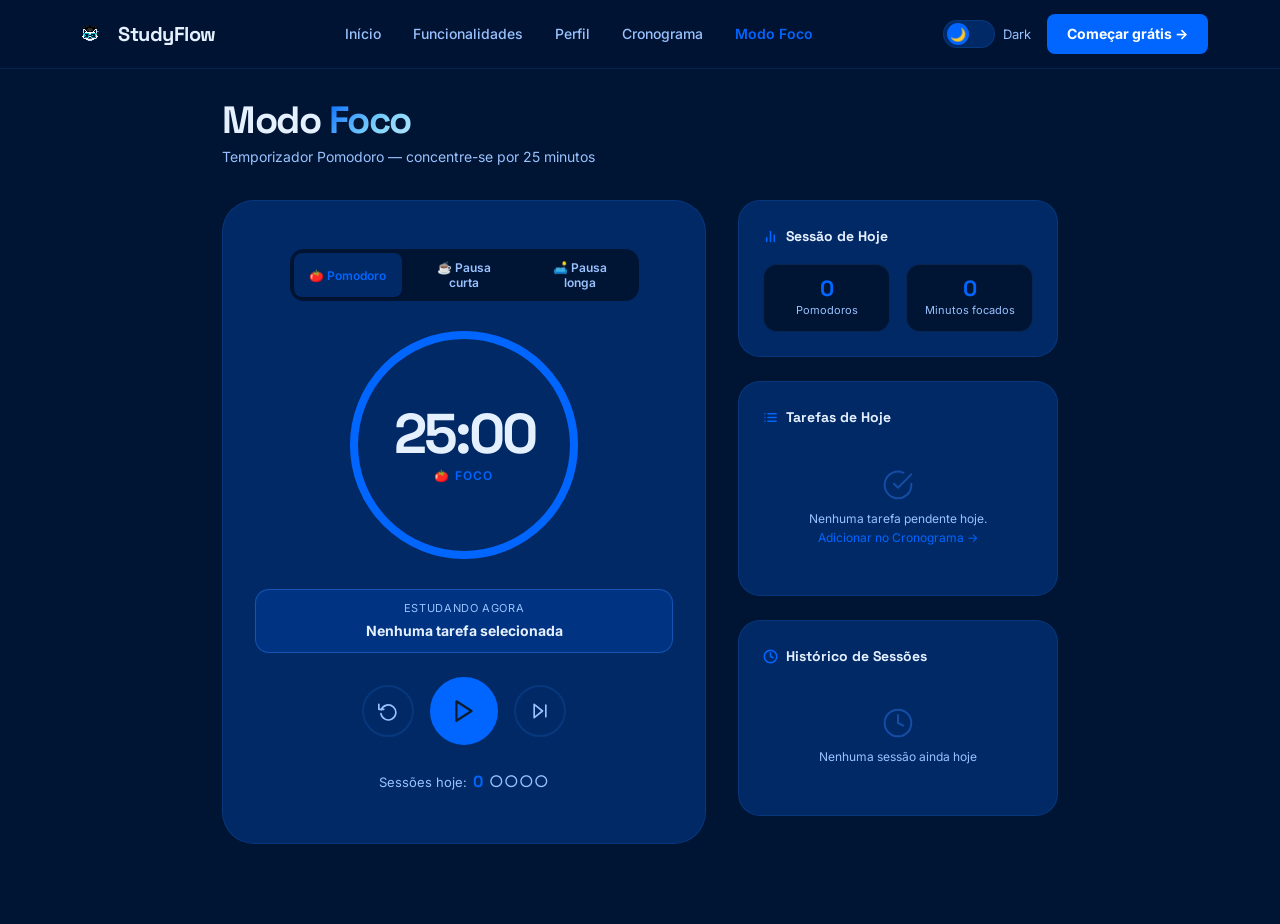
<file: app/view/html/foco.html>
<!DOCTYPE html>
<html lang="pt-BR" data-tema="dark">
<head>
  <meta charset="UTF-8">
  <meta name="viewport" content="width=device-width, initial-scale=1.0">
  <meta name="description" content="StudyFlow — Modo Foco com Pomodoro. Sessões de 25 minutos para máxima concentração e produtividade.">
  <meta name="theme-color" content="#0d1b2a">
  <title>StudyFlow | Modo Foco</title>
          <link rel="icon" type="image/png" href="[data-uri]">
  <link rel="stylesheet" href="../css/style.css">
  <style>
/* ── LAYOUT ──────────────────────────────────────────────────── */
.pagina {
  max-width: 900px; margin: 0 auto;
  padding: calc(68px + var(--s4)) var(--s4) var(--s7);
  display: flex; flex-direction: column; gap: var(--s4);
}

/* ── CABEÇALHO ───────────────────────────────────────────────── */
.page-header__titulo {
  font-family: var(--font-display); font-size: clamp(26px, 3.5vw, 38px);
  font-weight: 800; letter-spacing: -1.5px; line-height: 1.1;
}
.page-header__titulo span {
  background: linear-gradient(135deg, var(--accent) 0%, #7dd3fc 60%, #bae6fd 100%);
  -webkit-background-clip: text; -webkit-text-fill-color: transparent; background-clip: text;
}
.page-header__sub { font-size: 14px; color: var(--text-secondary); margin-top: 4px; }

/* ── GRID ────────────────────────────────────────────────────── */
.foco-grid { display: grid; grid-template-columns: 1fr 320px; gap: var(--s4); align-items: start; }

/* ── TIMER CARD ──────────────────────────────────────────────── */
.timer-card {
  background: var(--bg-surface); border: 1px solid var(--border);
  border-radius: var(--r-xl); padding: var(--s5) var(--s4);
  display: flex; flex-direction: column; align-items: center; gap: var(--s3);
  transition: background 0.4s, border-color 0.4s; position: relative; overflow: hidden;
}
.timer-card::before {
  content: ''; position: absolute; top: -1px; left: 60px; right: 60px; height: 1px;
  background: linear-gradient(90deg, transparent, var(--accent), transparent);
}

/* Círculo SVG do timer */
.timer-anel { position: relative; width: 240px; height: 240px; flex-shrink: 0; }
.timer-anel svg { width: 100%; height: 100%; transform: rotate(-90deg); }
.timer-anel__trilha { fill: none; stroke: var(--border); stroke-width: 8; }
.timer-anel__progresso {
  fill: none; stroke: var(--accent); stroke-width: 8;
  stroke-linecap: round;
  stroke-dasharray: 691; /* 2π×110 */
  stroke-dashoffset: 0;
  transition: stroke-dashoffset 1s linear, stroke 0.3s ease;
}
.timer-anel__progresso.pausa { stroke: #f59e0b; }
.timer-anel__centro {
  position: absolute; inset: 0; display: flex; flex-direction: column;
  align-items: center; justify-content: center; gap: 4px;
}
.timer-num {
  font-family: var(--font-display); font-size: 56px; font-weight: 800;
  color: var(--text-primary); letter-spacing: -3px; line-height: 1;
}
.timer-modo {
  font-size: 12px; font-weight: 600; color: var(--accent);
  text-transform: uppercase; letter-spacing: .1em;
}

/* Sessão atual */
.sessao-atual {
  text-align: center; padding: 10px var(--s3);
  background: var(--accent-glow); border: 1px solid var(--border-hover);
  border-radius: var(--r-md); width: 100%;
}
.sessao-atual__label { font-size: 11px; color: var(--text-secondary); text-transform: uppercase; letter-spacing: .06em; }
.sessao-atual__nome { font-size: 14px; font-weight: 700; color: var(--text-primary); margin-top: 2px; }

/* Controles */
.timer-controles { display: flex; align-items: center; gap: var(--s2); }
.btn-controle {
  width: 52px; height: 52px; border-radius: 50%; border: 2px solid var(--border);
  background: none; color: var(--text-secondary); cursor: pointer;
  display: flex; align-items: center; justify-content: center;
  transition: border-color 0.2s, color 0.2s, background 0.2s;
}
.btn-controle:hover { border-color: var(--border-hover); color: var(--text-primary); }
.btn-controle svg { width: 20px; height: 20px; stroke: currentColor; stroke-width: 2; }
.btn-play {
  width: 68px; height: 68px; background: var(--accent); color: #0d1b2a;
  border-color: var(--accent);
}
.btn-play:hover { background: var(--accent-hover); border-color: var(--accent-hover); color: #0d1b2a; }
.btn-play svg { width: 26px; height: 26px; }

/* Modos de tempo */
.timer-modos { display: flex; gap: var(--s1); background: var(--bg-base); border-radius: var(--r-md); padding: 4px; }
.modo-btn {
  flex: 1; padding: 7px 12px; border: none; border-radius: var(--r-sm);
  background: none; color: var(--text-secondary); font-family: var(--font-body);
  font-size: 12px; font-weight: 600; cursor: pointer;
  transition: background 0.2s, color 0.2s;
}
.modo-btn.ativo { background: var(--bg-surface); color: var(--accent); box-shadow: 0 1px 4px rgba(0,0,0,.15); }

/* ── PAINEL LATERAL ──────────────────────────────────────────── */
.painel-lateral { display: flex; flex-direction: column; gap: var(--s3); }
.secao {
  background: var(--bg-surface); border: 1px solid var(--border);
  border-radius: var(--r-lg); padding: var(--s3);
  transition: background 0.4s, border-color 0.4s;
}
.secao__titulo {
  font-family: var(--font-display); font-size: 14px; font-weight: 700;
  color: var(--text-primary); margin-bottom: var(--s2);
  display: flex; align-items: center; gap: 8px;
}
.secao__titulo svg { width: 15px; height: 15px; stroke: var(--accent); stroke-width: 2.5; }

/* Stats de sessão */
.stats-sessao { display: grid; grid-template-columns: 1fr 1fr; gap: var(--s2); }
.stat-mini {
  background: var(--bg-base); border: 1px solid var(--border); border-radius: var(--r-md);
  padding: 12px; text-align: center;
}
.stat-mini__val { font-family: var(--font-display); font-size: 22px; font-weight: 800; color: var(--accent); line-height: 1; }
.stat-mini__label { font-size: 11px; color: var(--text-secondary); margin-top: 3px; }

/* Histórico de sessões */
.sessao-hist {
  display: flex; align-items: center; gap: 10px;
  padding: 9px 0; border-bottom: 1px solid var(--border); font-size: 12px;
}
.sessao-hist:last-child { border-bottom: none; padding-bottom: 0; }
.sessao-hist__icone { font-size: 16px; flex-shrink: 0; }
.sessao-hist__info { flex: 1; }
.sessao-hist__nome { font-weight: 600; color: var(--text-primary); font-size: 13px; }
.sessao-hist__meta { color: var(--text-secondary); }
.sessao-hist__dur { font-weight: 700; color: var(--accent); font-family: var(--font-display); }

/* Seletor de tarefa */
.tarefa-seletor {
  display: flex; flex-direction: column; gap: 6px;
}
.tarefa-opcao {
  display: flex; align-items: center; gap: 10px; padding: 9px 10px;
  background: var(--bg-base); border: 1px solid var(--border); border-radius: var(--r-sm);
  cursor: pointer; transition: border-color 0.2s, background 0.2s; font-size: 13px;
}
.tarefa-opcao:hover { border-color: var(--border-hover); }
.tarefa-opcao.selecionada { border-color: var(--accent); background: var(--accent-glow); }
.tarefa-opcao__check { width: 8px; height: 8px; border-radius: 50%; background: var(--border); flex-shrink: 0; transition: background 0.2s; }
.tarefa-opcao.selecionada .tarefa-opcao__check { background: var(--accent); }
.tarefa-opcao__nome { flex: 1; font-weight: 600; color: var(--text-primary); }
.tarefa-opcao__mat { font-size: 11px; color: var(--text-secondary); }

/* Estado vazio */
.estado-vazio {
  display: flex; flex-direction: column; align-items: center;
  padding: var(--s3) var(--s2); gap: 8px; text-align: center;
}
.estado-vazio svg { width: 32px; height: 32px; stroke: var(--border-hover); stroke-width: 1.5; }
.estado-vazio p { font-size: 12px; color: var(--text-secondary); }

/* Notificação de fim */
.notif {
  position: fixed; top: 88px; left: 50%; transform: translateX(-50%) translateY(-20px);
  background: var(--bg-surface); border: 1px solid var(--border-hover);
  border-radius: var(--r-lg); padding: 14px var(--s3); font-size: 14px; font-weight: 600;
  color: var(--text-primary); box-shadow: var(--shadow-card); z-index: 999;
  opacity: 0; transition: opacity 0.3s, transform 0.3s; pointer-events: none;
  display: flex; align-items: center; gap: 10px; white-space: nowrap;
}
.notif.visivel { opacity: 1; transform: translateX(-50%) translateY(0); }

/* ── RESPONSIVO ──────────────────────────────────────────────── */
@media (max-width: 800px) { .foco-grid { grid-template-columns: 1fr; } }
@media (max-width: 500px) { .timer-num { font-size: 44px; } .timer-anel { width: 200px; height: 200px; } }
  </style>
  <!-- Anti-FOUC: aplica tema salvo ANTES do body renderizar, evitando flash -->
  <script>try{var t=localStorage.getItem("sf-tema");if(t)document.documentElement.setAttribute("data-tema",t);}catch(e){}</script>
</head>
<body>

<header role="banner">
<nav class="nav" id="nav-principal" aria-label="Menu Principal">
  <div class="nav__inner">
    <a href="index.html" class="nav__logo">
      <img src="../img/logo.png" alt="" class="cat-mascot" aria-hidden="true" loading="eager">
      StudyFlow
    </a>
    <ul class="nav__links" id="nav-links" role="list">
      <li><a href="index.html">Início</a></li>
      <li><a href="index.html#funcionalidades">Funcionalidades</a></li>
      <li><a href="perfil.html">Perfil</a></li>
      <li><a href="cronograma.html">Cronograma</a></li>
      <li><a href="foco.html" aria-current="page">Modo Foco</a></li>
    </ul>
    <div class="nav__actions">
      <div class="toggle-tema" title="Alternar tema">
        <input type="checkbox" id="toggle-tema" class="toggle-tema__input" role="switch" aria-label="Alternar tema">
        <label for="toggle-tema" class="toggle-tema__track" aria-hidden="true">
          <span class="toggle-tema__thumb"><span id="icone-tema">🌙</span></span>
        </label>
        <label for="toggle-tema" class="toggle-tema__label" id="label-tema">Dark</label>
      </div>
      <a href="index.html" class="btn-nav">Começar grátis →</a>
    </div>
    <button class="nav__toggle" id="nav-toggle" type="button" aria-label="Abrir menu" aria-expanded="false">
      <span aria-hidden="true"></span><span aria-hidden="true"></span><span aria-hidden="true"></span>
    </button>
  </div>
</nav>

<!-- NOTIFICAÇÃO -->
<div class="notif" id="notif">🍅 <span id="notif-msg">Pomodoro concluído!</span></div>

<main class="pagina" role="main" aria-label="Modo Foco — Temporizador Pomodoro">

  <div>
    <h1 class="page-header__titulo">Modo <span>Foco</span></h1>
    <p class="page-header__sub">Temporizador Pomodoro — concentre-se por 25 minutos</p>
  </div>

  <div class="foco-grid">

    <!-- TIMER PRINCIPAL -->
    <div class="timer-card">

      <!-- Modos -->
      <div class="timer-modos">
        <button class="modo-btn ativo" data-modo="pomodoro" data-min="25">🍅 Pomodoro</button>
        <button class="modo-btn" data-modo="pausa-curta" data-min="5">☕ Pausa curta</button>
        <button class="modo-btn" data-modo="pausa-longa" data-min="15">🛋️ Pausa longa</button>
      </div>

      <!-- Anel SVG -->
      <div class="timer-anel">
        <svg viewBox="0 0 240 240">
          <circle class="timer-anel__trilha" cx="120" cy="120" r="110"/>
          <circle class="timer-anel__progresso" id="anel-prog" cx="120" cy="120" r="110"/>
        </svg>
        <div class="timer-anel__centro">
          <div class="timer-num" id="timer-display">25:00</div>
          <div class="timer-modo" id="timer-modo-label">Pomodoro</div>
        </div>
      </div>

      <!-- Tarefa atual -->
      <div class="sessao-atual" id="sessao-atual-wrap">
        <div class="sessao-atual__label">Estudando agora</div>
        <div class="sessao-atual__nome" id="sessao-atual-nome">Nenhuma tarefa selecionada</div>
      </div>

      <!-- Controles -->
      <div class="timer-controles">
        <button class="btn-controle" id="btn-reiniciar" title="Reiniciar" type="button">
          <svg xmlns="http://www.w3.org/2000/svg" viewBox="0 0 24 24" fill="none" stroke-linecap="round" stroke-linejoin="round"><polyline points="1 4 1 10 7 10"/><path d="M3.51 15a9 9 0 1 0 .49-4.5"/></svg>
        </button>
        <button class="btn-controle btn-play" id="btn-play" type="button">
          <svg xmlns="http://www.w3.org/2000/svg" viewBox="0 0 24 24" fill="none" stroke-linecap="round" stroke-linejoin="round" id="icone-play"><polygon points="5 3 19 12 5 21 5 3"/></svg>
        </button>
        <button class="btn-controle" id="btn-pular" title="Pular" type="button">
          <svg xmlns="http://www.w3.org/2000/svg" viewBox="0 0 24 24" fill="none" stroke-linecap="round" stroke-linejoin="round"><polygon points="5 4 15 12 5 20 5 4"/><line x1="19" y1="5" x2="19" y2="19"/></svg>
        </button>
      </div>

      <!-- Contador de pomodoros -->
      <div class="pomodoros-contador">
        <span>Sessões hoje:</span>
        <span id="pomodoros-hoje" class="pomodoros-num">0</span>
        <span id="pomodoros-icones" class="pomodoros-icones">○○○○</span>
      </div>
    </div>

    <!-- PAINEL LATERAL -->
    <div class="painel-lateral">

      <!-- STATS -->
      <div class="secao">
        <div class="secao__titulo">
          <svg xmlns="http://www.w3.org/2000/svg" viewBox="0 0 24 24" fill="none" stroke-linecap="round" stroke-linejoin="round"><line x1="18" y1="20" x2="18" y2="10"/><line x1="12" y1="20" x2="12" y2="4"/><line x1="6" y1="20" x2="6" y2="14"/></svg>
          Sessão de Hoje
        </div>
        <div class="stats-sessao">
          <div class="stat-mini">
            <div class="stat-mini__val" id="s-pomodoros">0</div>
            <div class="stat-mini__label">Pomodoros</div>
          </div>
          <div class="stat-mini">
            <div class="stat-mini__val" id="s-minutos">0</div>
            <div class="stat-mini__label">Minutos focados</div>
          </div>
        </div>
      </div>

      <!-- TAREFAS PARA FOCAR -->
      <div class="secao">
        <div class="secao__titulo">
          <svg xmlns="http://www.w3.org/2000/svg" viewBox="0 0 24 24" fill="none" stroke-linecap="round" stroke-linejoin="round"><line x1="8" y1="6" x2="21" y2="6"/><line x1="8" y1="12" x2="21" y2="12"/><line x1="8" y1="18" x2="21" y2="18"/><line x1="3" y1="6" x2="3.01" y2="6"/><line x1="3" y1="12" x2="3.01" y2="12"/><line x1="3" y1="18" x2="3.01" y2="18"/></svg>
          Tarefas de Hoje
        </div>
        <div class="tarefa-seletor" id="tarefa-seletor"></div>
      </div>

      <!-- HISTÓRICO -->
      <div class="secao">
        <div class="secao__titulo">
          <svg xmlns="http://www.w3.org/2000/svg" viewBox="0 0 24 24" fill="none" stroke-linecap="round" stroke-linejoin="round"><circle cx="12" cy="12" r="10"/><polyline points="12 6 12 12 16 14"/></svg>
          Histórico de Sessões
        </div>
        <div id="historico-lista"></div>
      </div>

    </div>
  </div>
</main>

<div class="toast" id="toast">
  <svg xmlns="http://www.w3.org/2000/svg" viewBox="0 0 24 24" fill="none" stroke-linecap="round" stroke-linejoin="round"><path d="M22 11.08V12a10 10 0 1 1-5.93-9.14"/><polyline points="22 4 12 14.01 9 11.01"/></svg>
  <span id="toast-msg"></span>
</div>

<script>
// ── TOAST ─────────────────────────────────────────────────────
function showToast(msg, tipo = 'info') {
  document.getElementById('toast-msg').textContent = msg;
  const t = document.getElementById('toast');
  t.classList.add('visivel');
  setTimeout(() => t.classList.remove('visivel'), 2500);
}

function notificar(msg) {
  document.getElementById('notif-msg').textContent = msg;
  const n = document.getElementById('notif');
  n.classList.add('visivel');
  setTimeout(() => n.classList.remove('visivel'), 4000);
  // API de notificação do browser
  if (Notification.permission === 'granted') {
    new Notification('StudyFlow 🍅', { body: msg });
  }
}

// ── MODOS DO TIMER ─────────────────────────────────────────────
const MODOS = {
  'pomodoro':    { label: '🍅 Foco',       min: 25 },
  'pausa-curta': { label: '☕ Pausa',       min: 5  },
  'pausa-longa': { label: '🛋️ Pausa longa', min: 15 },
};
let modoAtual = 'pomodoro';

// ── ESTADO DO TIMER ────────────────────────────────────────────
const CIRCUNFERENCIA = 2 * Math.PI * 110; // ≈ 691
let totalSegundos = 25 * 60;
let segundosRestantes = totalSegundos;
let rodando = false;
let intervalo = null;
let tarefaSelecionada = null;
let pomodorosHoje = parseInt(localStorage.getItem('sf-pomodoros-hoje') || '0');
let minutosHoje   = parseInt(localStorage.getItem('sf-minutos-hoje')   || '0');
let historico     = [];
try { historico = JSON.parse(localStorage.getItem('sf-historico') || '[]'); } catch {}

// Reseta contadores se o dia mudou
const hoje = new Date().toDateString();
if (localStorage.getItem('sf-foco-dia') !== hoje) {
  pomodorosHoje = 0; minutosHoje = 0; historico = [];
  localStorage.setItem('sf-foco-dia', hoje);
  localStorage.setItem('sf-pomodoros-hoje', '0');
  localStorage.setItem('sf-minutos-hoje', '0');
  localStorage.setItem('sf-historico', '[]');
}

// ── RENDER ANEL ────────────────────────────────────────────────
function renderAnel() {
  const pct    = segundosRestantes / totalSegundos;
  const offset = CIRCUNFERENCIA * (1 - pct);
  const anel   = document.getElementById('anel-prog');
  anel.style.strokeDasharray  = CIRCUNFERENCIA;
  anel.style.strokeDashoffset = offset;
  anel.classList.toggle('pausa', modoAtual !== 'pomodoro');
}

function renderDisplay() {
  const m = Math.floor(segundosRestantes / 60);
  const s = segundosRestantes % 60;
  document.getElementById('timer-display').textContent =
    String(m).padStart(2,'0') + ':' + String(s).padStart(2,'0');
  document.getElementById('timer-modo-label').textContent = MODOS[modoAtual].label;
  document.title = `${String(m).padStart(2,'0')}:${String(s).padStart(2,'0')} — StudyFlow`;
}

function renderStats() {
  document.getElementById('s-pomodoros').textContent = pomodorosHoje;
  document.getElementById('s-minutos').textContent   = minutosHoje;
  document.getElementById('pomodoros-hoje').textContent = pomodorosHoje;
  // Ícones de pomodoro (4 por ciclo)
  const ciclo = pomodorosHoje % 4;
  document.getElementById('pomodoros-icones').textContent =
    '🍅'.repeat(ciclo) + '○'.repeat(4 - ciclo);
}

// ── RENDER HISTÓRICO ───────────────────────────────────────────
function renderHistorico() {
  const lista = document.getElementById('historico-lista');
  if (historico.length === 0) {
    lista.innerHTML = `<div class="estado-vazio">
      <svg xmlns="http://www.w3.org/2000/svg" viewBox="0 0 24 24" fill="none" stroke-linecap="round" stroke-linejoin="round"><circle cx="12" cy="12" r="10"/><polyline points="12 6 12 12 16 14"/></svg>
      <p>Nenhuma sessão ainda hoje</p></div>`;
    return;
  }
  lista.innerHTML = [...historico].reverse().slice(0, 6).map(h => `
    <div class="sessao-hist">
      <span class="sessao-hist__icone">${h.modo === 'pomodoro' ? '🍅' : '☕'}</span>
      <div class="sessao-hist__info">
        <div class="sessao-hist__nome">${h.tarefa || 'Sessão livre'}</div>
        <div class="sessao-hist__meta">${h.hora} · ${h.minutos} min</div>
      </div>
      <span class="sessao-hist__dur">+${h.minutos}m</span>
    </div>`).join('');
}

// ── TAREFAS DO DIA ─────────────────────────────────────────────
function renderTarefasSeletor() {
  const fmtHoje = new Date().toISOString().split('T')[0];
  let tarefas = [];
  try { tarefas = JSON.parse(localStorage.getItem('sf-tarefas') || '[]'); } catch {}
  const do_dia = tarefas.filter(t => t.data === fmtHoje && !t.feita);

  const seletor = document.getElementById('tarefa-seletor');
  if (do_dia.length === 0) {
    seletor.innerHTML = `<div class="estado-vazio">
      <svg xmlns="http://www.w3.org/2000/svg" viewBox="0 0 24 24" fill="none" stroke-linecap="round" stroke-linejoin="round"><path d="M22 11.08V12a10 10 0 1 1-5.93-9.14"/><polyline points="22 4 12 14.01 9 11.01"/></svg>
      <p>Nenhuma tarefa pendente hoje.<br><a href="cronograma.html" class="link-acento">Adicionar no Cronograma →</a></p></div>`;
    return;
  }
  seletor.innerHTML = do_dia.map(t => `
    <div class="tarefa-opcao${tarefaSelecionada === t.id ? ' selecionada' : ''}" data-id="${t.id}">
      <div class="tarefa-opcao__check"></div>
      <div>
        <div class="tarefa-opcao__nome">${t.nome}</div>
        <div class="tarefa-opcao__mat">${t.materia} · P = ${t.U * t.C}</div>
      </div>
    </div>`).join('');

  seletor.querySelectorAll('.tarefa-opcao').forEach(el => {
    el.addEventListener('click', () => {
      tarefaSelecionada = parseInt(el.dataset.id);
      const t = do_dia.find(x => x.id === tarefaSelecionada);
      document.getElementById('sessao-atual-nome').textContent = t ? t.nome : 'Nenhuma tarefa selecionada';
      renderTarefasSeletor();
    });
  });
}

// ── CONTROLE DO TIMER ──────────────────────────────────────────
function iniciar() {
  rodando = true;
  document.getElementById('icone-play').outerHTML = `<rect id="icone-play" x="6" y="4" width="4" height="16"/><rect x="14" y="4" width="4" height="16"/>`;
  intervalo = setInterval(() => {
    segundosRestantes--;
    renderDisplay();
    renderAnel();
    if (segundosRestantes <= 0) concluirSessao();
  }, 1000);
  // Pede permissão de notificação
  if (Notification.permission === 'default') Notification.requestPermission();
}

function pausar() {
  rodando = false;
  clearInterval(intervalo);
  document.getElementById('btn-play').querySelector('rect,polygon,svg')?.remove();
  document.getElementById('btn-play').innerHTML = `<svg xmlns="http://www.w3.org/2000/svg" viewBox="0 0 24 24" fill="none" stroke-linecap="round" stroke-linejoin="round" id="icone-play"><polygon points="5 3 19 12 5 21 5 3"/></svg>`;
}

function concluirSessao() {
  clearInterval(intervalo);
  rodando = false;

  if (modoAtual === 'pomodoro') {
    pomodorosHoje++;
    minutosHoje += MODOS[modoAtual].min;
    localStorage.setItem('sf-pomodoros-hoje', pomodorosHoje);
    localStorage.setItem('sf-minutos-hoje', minutosHoje);

    // Registra no histórico
    const hora = new Date().toLocaleTimeString('pt-BR', { hour:'2-digit', minute:'2-digit' });
    const tarefa = (() => {
      try {
        const ts = JSON.parse(localStorage.getItem('sf-tarefas') || '[]');
        const t  = ts.find(x => x.id === tarefaSelecionada);
        return t ? t.nome : null;
      } catch { return null; }
    })();
    historico.push({ modo: modoAtual, minutos: MODOS[modoAtual].min, hora, tarefa });
    localStorage.setItem('sf-historico', JSON.stringify(historico));

    notificar('🍅 Pomodoro concluído! Hora da pausa.');
    showToast('+' + MODOS[modoAtual].min + ' minutos de foco!', 'sucesso');
    renderStats();
    renderHistorico();

    // Sugere pausa automaticamente
    const modo = pomodorosHoje % 4 === 0 ? 'pausa-longa' : 'pausa-curta';
    setTimeout(() => trocarModo(modo), 800);
  } else {
    notificar('☕ Pausa concluída! Vamos focar.');
    setTimeout(() => trocarModo('pomodoro'), 800);
  }

  // Reset botão play
  document.getElementById('btn-play').innerHTML = `<svg xmlns="http://www.w3.org/2000/svg" viewBox="0 0 24 24" fill="none" stroke-linecap="round" stroke-linejoin="round" id="icone-play"><polygon points="5 3 19 12 5 21 5 3"/></svg>`;
}

function trocarModo(modo) {
  modoAtual = modo;
  totalSegundos = MODOS[modo].min * 60;
  segundosRestantes = totalSegundos;
  rodando = false;
  clearInterval(intervalo);
  document.querySelectorAll('.modo-btn').forEach(b => b.classList.toggle('ativo', b.dataset.modo === modo));
  document.getElementById('btn-play').innerHTML = `<svg xmlns="http://www.w3.org/2000/svg" viewBox="0 0 24 24" fill="none" stroke-linecap="round" stroke-linejoin="round" id="icone-play"><polygon points="5 3 19 12 5 21 5 3"/></svg>`;
  renderDisplay();
  renderAnel();
}

// ── EVENTOS ────────────────────────────────────────────────────
document.getElementById('btn-play').addEventListener('click', () => {
  if (rodando) pausar(); else iniciar();
});
document.getElementById('btn-reiniciar').addEventListener('click', () => {
  clearInterval(intervalo); rodando = false;
  segundosRestantes = totalSegundos;
  renderDisplay(); renderAnel();
  document.getElementById('btn-play').innerHTML = `<svg xmlns="http://www.w3.org/2000/svg" viewBox="0 0 24 24" fill="none" stroke-linecap="round" stroke-linejoin="round" id="icone-play"><polygon points="5 3 19 12 5 21 5 3"/></svg>`;
});
document.getElementById('btn-pular').addEventListener('click', () => {
  clearInterval(intervalo); concluirSessao();
});
document.querySelectorAll('.modo-btn').forEach(btn => {
  btn.addEventListener('click', () => trocarModo(btn.dataset.modo));
});

// ── INIT ───────────────────────────────────────────────────────
renderDisplay();
renderAnel();
renderStats();
renderHistorico();
renderTarefasSeletor();

</script>
<script src="../js/core.js"></script>
<script src="../js/db.js"></script>
<script src="../js/controller.js"></script>
</body>
</html>
</file>
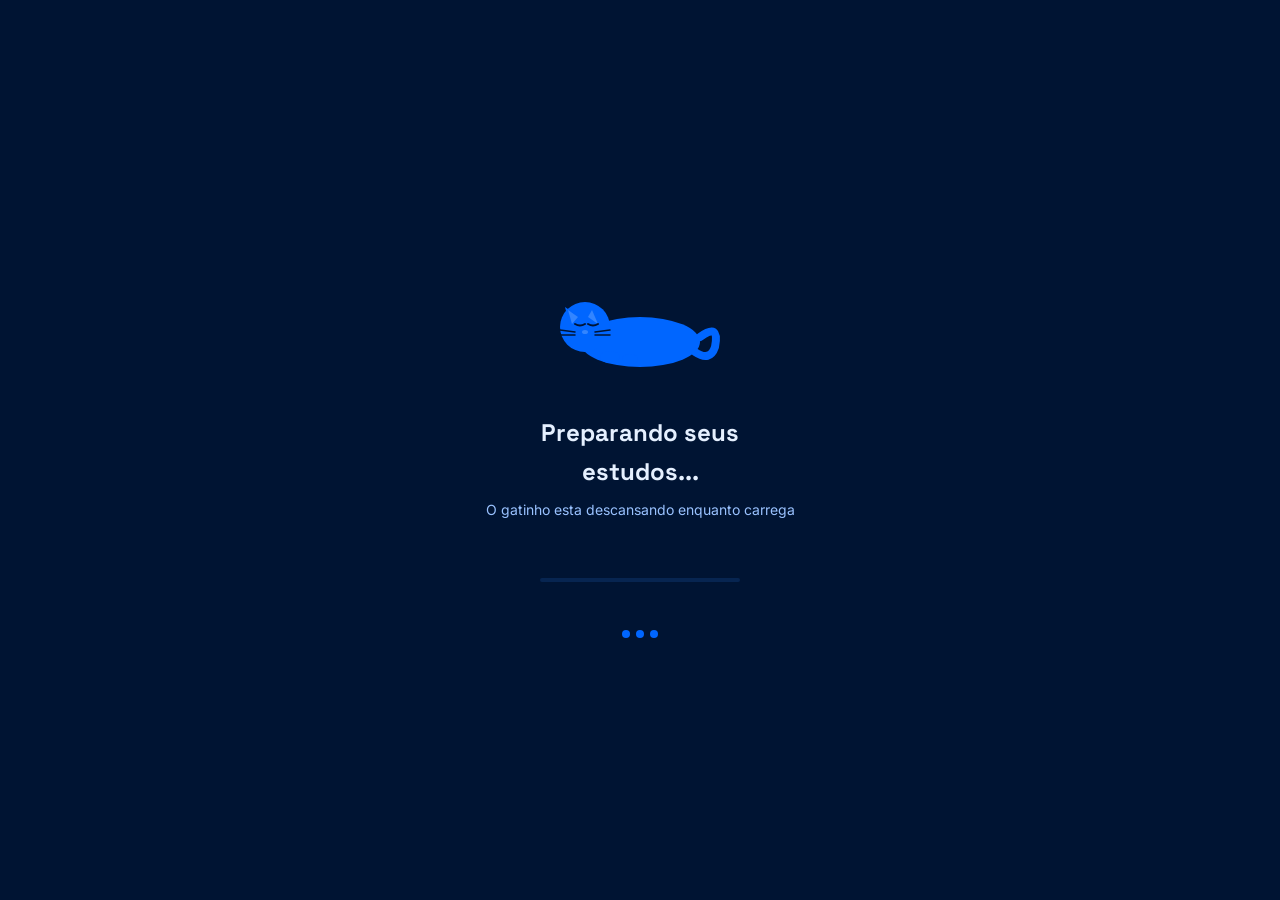
<file: app/view/html/loading.html>
<!DOCTYPE html>
<html lang="pt-BR" data-tema="dark">
<head>
  <meta charset="UTF-8">
  <meta name="viewport" content="width=device-width, initial-scale=1.0">
  <title>Carregando... | StudyFlow</title>
  <link rel="stylesheet" href="../css/style.css">
  <style>
    /* Loading Screen Styles */
    .loading-screen {
      position: fixed;
      inset: 0;
      background: var(--bg-base);
      display: flex;
      flex-direction: column;
      align-items: center;
      justify-content: center;
      z-index: 9999;
      transition: opacity 0.5s ease, visibility 0.5s ease;
    }
    
    .loading-screen.hidden {
      opacity: 0;
      visibility: hidden;
      pointer-events: none;
    }
    
    .loading-container {
      display: flex;
      flex-direction: column;
      align-items: center;
      gap: 32px;
    }
    
    .cat-loader {
      position: relative;
      width: 200px;
      height: 120px;
    }
    
    /* Gato dormindo SVG */
    .cat-svg {
      width: 100%;
      height: 100%;
    }
    
    /* Animacao do rabo */
    .cat-tail {
      transform-origin: 85% 75%;
      animation: tail 0.5s ease-in infinite alternate-reverse;
    }
    
    @keyframes tail {
      0% { transform: rotateZ(10deg); }
      50% { transform: rotateZ(0deg); }
      100% { transform: rotateZ(-10deg); }
    }
    
    /* Animacao dos Zzz */
    .zzz {
      position: absolute;
      font-family: var(--font-display);
      font-weight: 700;
      color: var(--accent);
      animation: zzz 2s linear infinite;
    }
    
    .zzz-1 {
      top: 5px;
      right: 30px;
      font-size: 14px;
      animation-delay: 0s;
    }
    
    .zzz-2 {
      top: -10px;
      right: 15px;
      font-size: 18px;
      animation-delay: 0.3s;
    }
    
    .zzz-3 {
      top: -25px;
      right: 0px;
      font-size: 22px;
      animation-delay: 0.6s;
    }
    
    @keyframes zzz {
      0% { opacity: 0; transform: translateY(10px) scale(0.8); }
      50% { opacity: 1; transform: translateY(0) scale(1); }
      100% { opacity: 0; transform: translateY(-10px) scale(1.1); }
    }
    
    /* Texto de loading */
    .loading-text {
      text-align: center;
    }
    
    .loading-title {
      font-family: var(--font-display);
      font-size: 24px;
      font-weight: 700;
      color: var(--text-primary);
      margin-bottom: 8px;
    }
    
    .loading-subtitle {
      font-size: 14px;
      color: var(--text-secondary);
    }
    
    /* Barra de progresso */
    .loading-progress {
      width: 200px;
      height: 4px;
      background: var(--border);
      border-radius: 99px;
      overflow: hidden;
    }
    
    .loading-progress-bar {
      height: 100%;
      width: 0%;
      background: linear-gradient(90deg, var(--accent), var(--accent-light));
      border-radius: 99px;
      animation: progress 2s ease-in-out infinite;
    }
    
    @keyframes progress {
      0% { width: 0%; margin-left: 0%; }
      50% { width: 60%; margin-left: 20%; }
      100% { width: 0%; margin-left: 100%; }
    }
    
    /* Dots animados */
    .loading-dots {
      display: flex;
      gap: 6px;
      margin-top: 16px;
    }
    
    .loading-dot {
      width: 8px;
      height: 8px;
      background: var(--accent);
      border-radius: 50%;
      animation: dot-bounce 1.4s ease-in-out infinite;
    }
    
    .loading-dot:nth-child(1) { animation-delay: 0s; }
    .loading-dot:nth-child(2) { animation-delay: 0.2s; }
    .loading-dot:nth-child(3) { animation-delay: 0.4s; }
    
    @keyframes dot-bounce {
      0%, 80%, 100% { transform: scale(0.6); opacity: 0.5; }
      40% { transform: scale(1); opacity: 1; }
    }
  </style>
</head>
<body>
  <div class="loading-screen" id="loading-screen">
    <div class="loading-container">
      
      <!-- Gato Dormindo -->
      <div class="cat-loader">
        <svg class="cat-svg" viewBox="0 0 200 100" fill="none" xmlns="http://www.w3.org/2000/svg">
          <!-- Corpo do gato -->
          <ellipse cx="100" cy="70" rx="60" ry="25" fill="var(--accent)"/>
          
          <!-- Cabeca -->
          <circle cx="45" cy="55" r="25" fill="var(--accent)"/>
          
          <!-- Orelhas -->
          <path d="M25 35 L30 55 L40 45 Z" fill="var(--accent)"/>
          <path d="M55 35 L60 55 L50 45 Z" fill="var(--accent)"/>
          <path d="M28 38 L32 52 L38 45 Z" fill="var(--accent-light)"/>
          <path d="M52 38 L58 52 L48 45 Z" fill="var(--accent-light)"/>
          
          <!-- Olhos fechados (dormindo) -->
          <path d="M35 52 Q40 55 45 52" stroke="var(--bg-base)" stroke-width="2" stroke-linecap="round" fill="none"/>
          <path d="M48 52 Q53 55 58 52" stroke="var(--bg-base)" stroke-width="2" stroke-linecap="round" fill="none"/>
          
          <!-- Nariz -->
          <ellipse cx="45" cy="60" rx="3" ry="2" fill="var(--accent-light)"/>
          
          <!-- Bigodes -->
          <line x1="20" y1="58" x2="35" y2="60" stroke="var(--bg-base)" stroke-width="1.5" stroke-linecap="round"/>
          <line x1="20" y1="63" x2="35" y2="63" stroke="var(--bg-base)" stroke-width="1.5" stroke-linecap="round"/>
          <line x1="55" y1="60" x2="70" y2="58" stroke="var(--bg-base)" stroke-width="1.5" stroke-linecap="round"/>
          <line x1="55" y1="63" x2="70" y2="63" stroke="var(--bg-base)" stroke-width="1.5" stroke-linecap="round"/>
          
          <!-- Patas dianteiras -->
          <ellipse cx="70" cy="85" rx="10" ry="6" fill="var(--accent)"/>
          <ellipse cx="90" cy="87" rx="8" ry="5" fill="var(--accent)"/>
          
          <!-- Rabo com animacao -->
          <path class="cat-tail" d="M160 65 Q180 50 175 75 Q170 90 155 80" stroke="var(--accent)" stroke-width="8" stroke-linecap="round" fill="none"/>
        </svg>
        
        <!-- Zzz flutuantes -->
        <span class="zzz zzz-1">z</span>
        <span class="zzz zzz-2">z</span>
        <span class="zzz zzz-3">Z</span>
      </div>
      
      <!-- Texto -->
      <div class="loading-text">
        <h2 class="loading-title">Preparando seus estudos...</h2>
        <p class="loading-subtitle">O gatinho esta descansando enquanto carrega</p>
      </div>
      
      <!-- Barra de progresso -->
      <div class="loading-progress">
        <div class="loading-progress-bar"></div>
      </div>
      
      <!-- Dots -->
      <div class="loading-dots">
        <span class="loading-dot"></span>
        <span class="loading-dot"></span>
        <span class="loading-dot"></span>
      </div>
      
    </div>
  </div>

  <script>
    // Esconde o loading apos 2.5 segundos (ou quando a pagina carregar)
    window.addEventListener('load', function() {
      setTimeout(function() {
        document.getElementById('loading-screen').classList.add('hidden');
      }, 2500);
    });
  </script>
</body>
</html>
</file>
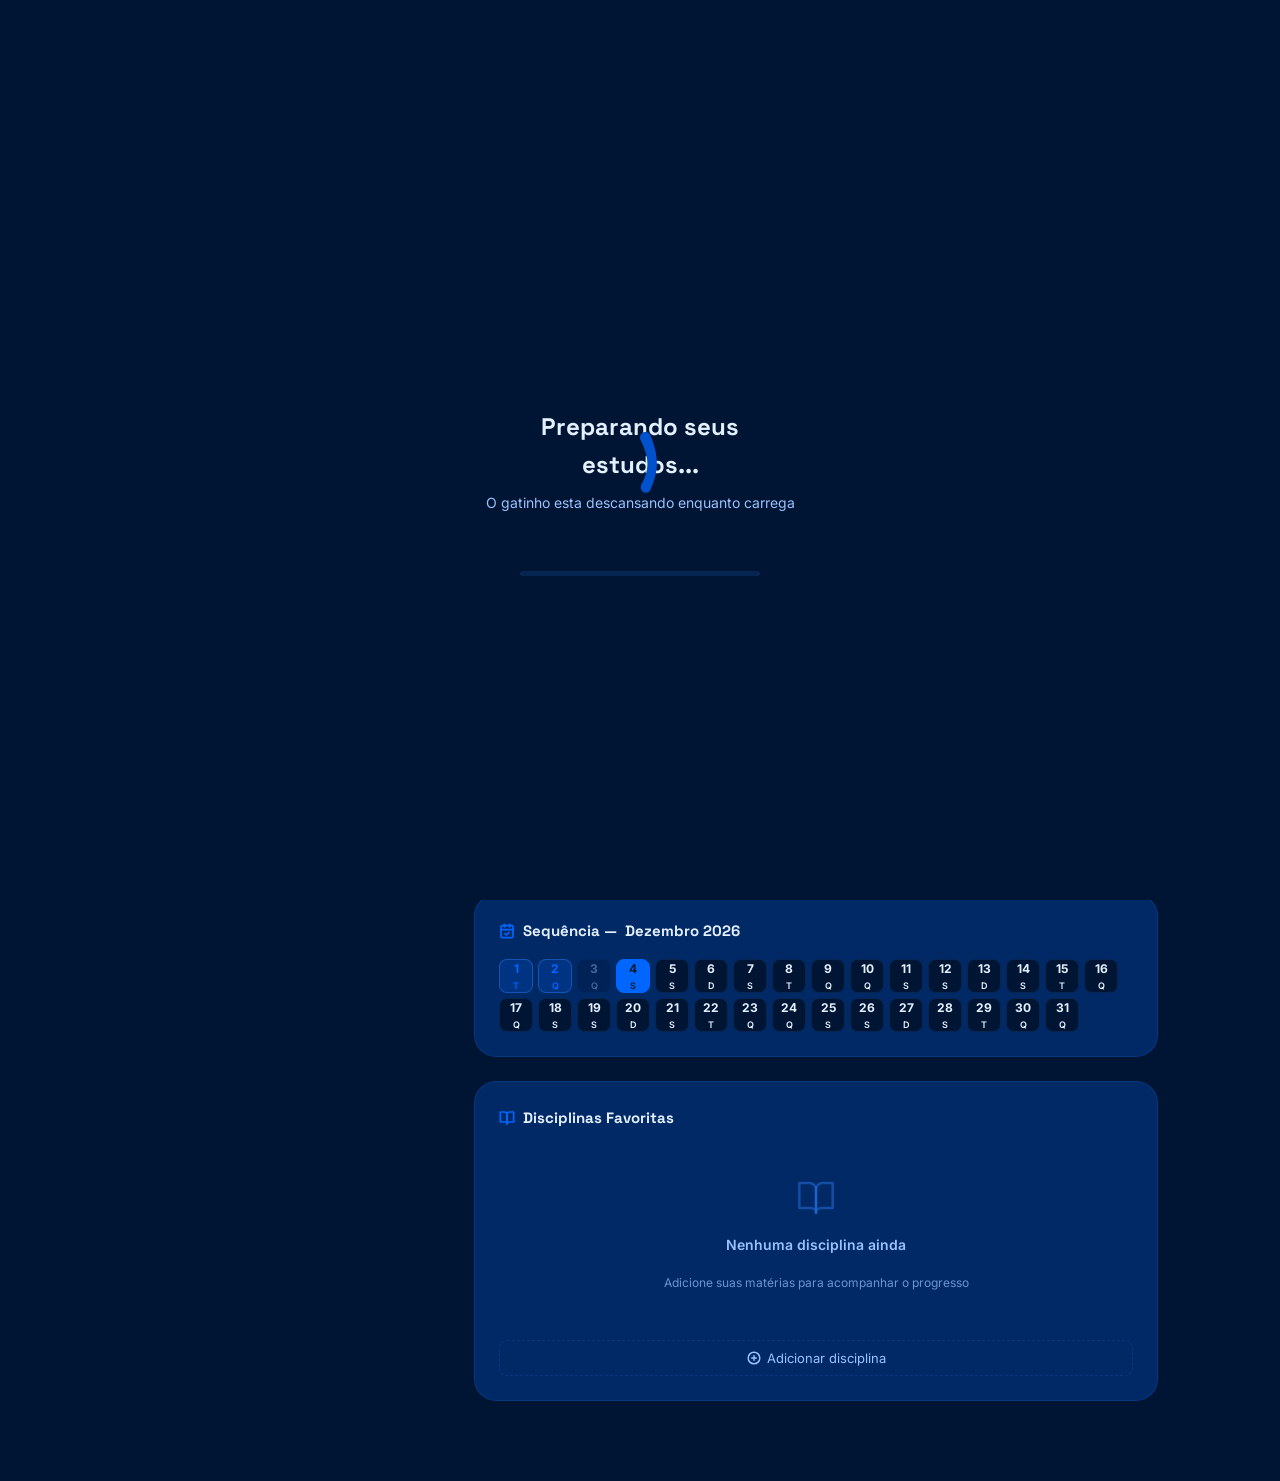
<file: app/view/html/perfil.html>
<!DOCTYPE html>
<html lang="pt-BR" data-tema="dark">
<head>
  <meta charset="UTF-8">
  <meta name="viewport" content="width=device-width, initial-scale=1.0">
  <meta name="description" content="StudyFlow — Seu perfil de estudos. Acompanhe XP, sequências, metas e disciplinas favoritas.">
  <meta name="theme-color" content="#0d1b2a">
  <title>StudyFlow | Meu Perfil</title>
      <link rel="icon" type="image/png" href="[data-uri]">
  <link rel="stylesheet" href="../css/style.css">
  <style>
/* ── LAYOUT ─────────────────────────────────────────────────── */
.pagina {
  max-width: 1100px; margin: 0 auto;
  padding: calc(68px + var(--s5)) var(--s4) var(--s7);
  display: grid; grid-template-columns: 320px 1fr;
  gap: var(--s4); align-items: start;
}

/* ── CARD PERFIL ────────────────────────────────────────────── */
.card {
  position: relative; width: 100%;
  display: flex; flex-direction: column; align-items: center;
  border-radius: var(--r-xl); background: var(--bg-surface);
  border: 1px solid var(--border); box-shadow: var(--shadow-card);
  overflow: hidden; transition: background 0.4s ease, border-color 0.4s ease;
}
.card__img {
  height: 140px; width: 100%;
  background: linear-gradient(135deg, #0d1b2a 0%, #1a3a5c 50%, #0ea5e9 100%);
  position: relative;
}
.card__img-grid {
  position: absolute; inset: 0; opacity: 0.3;
  background-image:
    linear-gradient(rgba(56,189,248,.3) 1px, transparent 1px),
    linear-gradient(90deg, rgba(56,189,248,.3) 1px, transparent 1px);
  background-size: 24px 24px;
}
.card__avatar {
  position: relative; margin-top: -50px; width: 100px; height: 100px;
  background: var(--bg-surface); border-radius: 50%;
  border: 3px solid var(--border-hover);
  display: flex; justify-content: center; align-items: center;
  box-shadow: 0 0 0 4px var(--bg-base), 0 4px 16px rgba(0,0,0,.3);
  z-index: 1; font-size: 48px; transition: background 0.4s ease;
}
.card__title {
  margin-top: var(--s2); font-family: var(--font-display);
  font-weight: 700; font-size: 20px; color: var(--text-primary); padding: 0 var(--s3);
}
.card__subtitle { margin-top: 4px; font-size: 14px; color: var(--text-secondary); padding: 0 var(--s3); }
.card__nivel {
  margin-top: var(--s2); display: inline-flex; align-items: center; gap: 6px;
  background: var(--accent-glow); border: 1px solid var(--border-hover);
  color: var(--accent); font-size: 12px; font-weight: 700;
  padding: 4px 12px; border-radius: 99px;
}
.card__xp { width: calc(100% - 48px); margin: var(--s2) var(--s3) 0; }
.card__xp-label { display: flex; justify-content: space-between; font-size: 11px; color: var(--text-secondary); margin-bottom: 4px; }
.card__xp-track { height: 6px; background: var(--border); border-radius: 99px; overflow: hidden; }
.card__xp-fill { height: 100%; background: linear-gradient(90deg, var(--accent), #7dd3fc); border-radius: 99px; transition: width 0.6s ease; }
.card__wrapper { display: flex; padding: var(--s3); width: 100%; justify-content: center; }
.card__btn {
  height: 38px; padding: 0 20px; border: 2px solid var(--text-primary); border-radius: var(--r-sm);
  font-family: var(--font-body); font-weight: 700; font-size: 13px;
  color: var(--text-primary); background: transparent; white-space: nowrap; cursor: pointer;
  transition: all 0.25s ease; display: flex; align-items: center; justify-content: center; gap: 6px;
}
.card__btn-solid { background: var(--accent); color: #0d1b2a; border-color: var(--accent); }
.card__btn-solid:hover { background: var(--accent-hover); border-color: var(--accent-hover); }
.card__btn svg { width: 14px; height: 14px; stroke: currentColor; stroke-width: 2.5; }

/* ── PAINEL ─────────────────────────────────────────────────── */
.painel { display: flex; flex-direction: column; gap: var(--s3); }
.painel__titulo {
  font-family: var(--font-display); font-size: clamp(30px, 4vw, 46px);
  font-weight: 800; letter-spacing: -2px; line-height: 1.05; color: var(--text-primary);
}
.painel__titulo span {
  background: linear-gradient(135deg, var(--accent) 0%, #7dd3fc 60%, #bae6fd 100%);
  -webkit-background-clip: text; -webkit-text-fill-color: transparent; background-clip: text;
}
.painel__subtitulo { font-size: 14px; color: var(--text-secondary); margin-top: 4px; }

/* ── STATS ──────────────────────────────────────────────────── */
.stats-grid { display: grid; grid-template-columns: repeat(3, 1fr); gap: var(--s2); }
.stat-card {
  background: var(--bg-surface); border: 1px solid var(--border);
  border-radius: var(--r-lg); padding: var(--s3);
  transition: border-color 0.25s ease, transform 0.25s ease, background 0.4s ease;
  position: relative; overflow: hidden;
}
.stat-card::before {
  content: ''; position: absolute; top: 0; left: 0; right: 0; height: 2px;
  background: linear-gradient(90deg, transparent, var(--accent), transparent);
  opacity: 0; transition: opacity 0.3s ease;
}
.stat-card:hover { border-color: var(--border-hover); transform: translateY(-3px); }
.stat-card:hover::before { opacity: 1; }
.stat-card__icone {
  width: 40px; height: 40px; border-radius: var(--r-md);
  background: var(--accent-glow); border: 1px solid var(--border-hover);
  display: flex; align-items: center; justify-content: center; margin-bottom: var(--s2);
}
.stat-card__icone svg { width: 20px; height: 20px; stroke: var(--accent); stroke-width: 2; }
.stat-card__valor { font-family: var(--font-display); font-size: 28px; font-weight: 800; color: var(--accent); letter-spacing: -1px; line-height: 1; }
.stat-card__label { font-size: 12px; color: var(--text-secondary); margin-top: 4px; }

/* ── SEÇÃO GENÉRICA ─────────────────────────────────────────── */
.secao {
  background: var(--bg-surface); border: 1px solid var(--border);
  border-radius: var(--r-lg); padding: var(--s3);
  transition: background 0.4s ease, border-color 0.4s ease;
}
.secao__titulo {
  font-family: var(--font-display); font-size: 15px; font-weight: 700;
  color: var(--text-primary); margin-bottom: var(--s2);
  display: flex; align-items: center; gap: 8px;
}
.secao__titulo svg { width: 16px; height: 16px; stroke: var(--accent); stroke-width: 2.5; flex-shrink: 0; }

/* ── METAS ──────────────────────────────────────────────────── */
.meta-item { padding: 10px 0; border-bottom: 1px solid var(--border); }
.meta-item:last-child { border-bottom: none; padding-bottom: 0; }
.meta-item__header { display: flex; justify-content: space-between; align-items: center; margin-bottom: 6px; }
.meta-item__nome { font-size: 13px; font-weight: 600; color: var(--text-primary); display: flex; align-items: center; gap: 6px; }
.meta-item__nome svg { width: 13px; height: 13px; stroke: var(--text-secondary); stroke-width: 2; }
.meta-item__valores { font-size: 12px; color: var(--text-secondary); }
.meta-item__track { height: 6px; background: var(--border); border-radius: 99px; overflow: hidden; }
.meta-item__fill { height: 100%; border-radius: 99px; background: linear-gradient(90deg, var(--accent), #7dd3fc); transition: width 0.6s ease; }
.meta-item__fill.aviso  { background: linear-gradient(90deg, #f59e0b, #fbbf24); }
.meta-item__fill.ok     { background: linear-gradient(90deg, #22c55e, #4ade80); }

/* ── GRÁFICO DE BARRAS ──────────────────────────────────────── */
.grafico-barras { display: flex; align-items: flex-end; gap: 8px; height: 120px; margin-top: var(--s2); }
.barra-col { display: flex; flex-direction: column; align-items: center; gap: 4px; flex: 1; }
.barra-col__fill {
  width: 100%; border-radius: var(--r-sm) var(--r-sm) 0 0;
  background: linear-gradient(180deg, rgba(56,189,248,.5), rgba(56,189,248,.15));
  min-height: 4px; position: relative; cursor: default;
  transition: filter 0.2s ease;
}
.barra-col__fill.hoje { background: linear-gradient(180deg, var(--accent), #0ea5e9); box-shadow: 0 0 16px var(--accent-glow); }
.barra-col__fill:hover { filter: brightness(1.3); }
.barra-col__fill::after {
  content: attr(data-horas); position: absolute; top: -26px; left: 50%;
  transform: translateX(-50%); background: var(--bg-base); border: 1px solid var(--border-hover);
  color: var(--text-primary); font-size: 10px; font-weight: 700;
  padding: 2px 7px; border-radius: 4px; white-space: nowrap;
  opacity: 0; transition: opacity 0.2s ease; pointer-events: none;
}
.barra-col__fill:hover::after { opacity: 1; }
.barra-col__label { font-size: 10px; color: var(--text-secondary); font-weight: 600; }
.barra-col__label.hoje { color: var(--accent); }

/* ── SEQUÊNCIA ──────────────────────────────────────────────── */
.sequencia__dias { display: flex; gap: 5px; flex-wrap: wrap; margin-top: var(--s2); }
.dia {
  width: 34px; height: 34px; border-radius: var(--r-sm);
  display: flex; flex-direction: column; align-items: center; justify-content: center;
  font-size: 9px; font-weight: 600; gap: 1px;
  border: 1px solid var(--border); background: var(--bg-base); transition: background 0.2s ease;
}
.dia__num { font-size: 12px; font-weight: 700; }
.dia.feito { background: var(--accent-glow); border-color: var(--border-hover); color: var(--accent); }
.dia.hoje  { background: var(--accent); color: #0d1b2a; border-color: var(--accent); }
.dia.falhou { opacity: 0.3; }

/* ── DISCIPLINAS ────────────────────────────────────────────── */
.disciplina-item {
  display: flex; align-items: center; gap: var(--s2);
  padding: 10px 0; border-bottom: 1px solid var(--border);
}
.disciplina-item:last-child { border-bottom: none; }
.disciplina-item__icone {
  width: 36px; height: 36px; border-radius: var(--r-sm);
  background: var(--accent-glow); border: 1px solid var(--border-hover);
  display: flex; align-items: center; justify-content: center; font-size: 16px; flex-shrink: 0;
}
.disciplina-item__info { flex: 1; min-width: 0; }
.disciplina-item__nome { font-size: 14px; font-weight: 600; color: var(--text-primary); }
.disciplina-item__sub { font-size: 12px; color: var(--text-secondary); }
.disciplina-item__barra-wrap { width: 70px; }
.disciplina-item__barra-track { height: 4px; background: var(--border); border-radius: 99px; overflow: hidden; }
.disciplina-item__barra-fill { height: 100%; border-radius: 99px; background: linear-gradient(90deg, var(--accent), #7dd3fc); }
.btn-delete {
  background: none; border: none; cursor: pointer; padding: 6px; border-radius: var(--r-sm);
  color: var(--text-secondary); transition: color 0.2s ease, background 0.2s ease;
  display: flex; align-items: center; flex-shrink: 0;
}
.btn-delete:hover { color: #ef4444; background: rgba(239,68,68,.1); }
.btn-delete svg { width: 15px; height: 15px; stroke: currentColor; stroke-width: 2.5; }

/* Estado vazio */
.estado-vazio {
  display: flex; flex-direction: column; align-items: center; justify-content: center;
  padding: var(--s4) var(--s3); gap: var(--s2); text-align: center;
}
.estado-vazio svg { width: 40px; height: 40px; stroke: var(--border-hover); stroke-width: 1.5; }
.estado-vazio__titulo { font-size: 14px; font-weight: 600; color: var(--text-secondary); }
.estado-vazio__desc { font-size: 12px; color: var(--text-secondary); opacity: 0.7; }

.btn-add-disciplina {
  width: 100%; margin-top: var(--s2); padding: 9px; background: none;
  border: 1px dashed var(--border); border-radius: var(--r-sm);
  color: var(--text-secondary); font-family: var(--font-body); font-size: 13px; cursor: pointer;
  display: flex; align-items: center; justify-content: center; gap: 6px;
  transition: border-color 0.2s ease, color 0.2s ease;
}
.btn-add-disciplina:hover { border-color: var(--accent); color: var(--accent); }
.btn-add-disciplina svg { width: 14px; height: 14px; stroke: currentColor; stroke-width: 2.5; }

/* ── RESPONSIVO ─────────────────────────────────────────────── */
@media (max-width: 900px) {
  .pagina { grid-template-columns: 1fr; }
  .stats-grid { grid-template-columns: repeat(3, 1fr); }
}
@media (max-width: 500px) {
  .stats-grid { grid-template-columns: repeat(2, 1fr); }
}
  </style>
  <!-- Anti-FOUC: aplica tema salvo ANTES do body renderizar, evitando flash -->
  <script>try{var t=localStorage.getItem("sf-tema");if(t)document.documentElement.setAttribute("data-tema",t);}catch(e){}</script>
</head>
<body>

  <!-- LOADING SCREEN - Gato Dormindo na Parede -->
<div class="loading-screen" id="loading-screen">
  <div class="loading-container">
    
    <div class="loader">
      <div class="wrapper">
        <div class="catContainer">
          <svg
            xmlns="http://www.w3.org/2000/svg"
            fill="none"
            viewBox="0 0 733 673"
            class="catbody"
          >
            <path
              class="cat-fill"
              d="M111.002 139.5C270.502 -24.5001 471.503 2.4997 621.002 139.5C770.501 276.5 768.504 627.5 621.002 649.5C473.5 671.5 246 687.5 111.002 649.5C-23.9964 611.5 -48.4982 303.5 111.002 139.5Z"
            ></path>
            <path class="cat-fill" d="M184 9L270.603 159H97.3975L184 9Z"></path>
            <path class="cat-fill" d="M541 0L627.603 150H454.397L541 0Z"></path>
          </svg>
          <svg
            xmlns="http://www.w3.org/2000/svg"
            fill="none"
            viewBox="0 0 158 564"
            class="tail"
          >
            <path
              class="tail-fill"
              d="M5.97602 76.066C-11.1099 41.6747 12.9018 0 51.3036 0V0C71.5336 0 89.8636 12.2558 97.2565 31.0866C173.697 225.792 180.478 345.852 97.0691 536.666C89.7636 553.378 73.0672 564 54.8273 564V564C16.9427 564 -5.4224 521.149 13.0712 488.085C90.2225 350.15 87.9612 241.089 5.97602 76.066Z"
            ></path>
          </svg>
          <div class="text">
            <span class="bigzzz">Z</span>
            <span class="zzz">Z</span>
          </div>
        </div>
        <div class="wallContainer">
          <svg
            xmlns="http://www.w3.org/2000/svg"
            fill="none"
            viewBox="0 0 500 126"
            class="wall"
          >
            <line stroke-width="6" class="wall-stroke" y2="3" x2="450" y1="3" x1="50"></line>
            <line stroke-width="6" class="wall-stroke" y2="85" x2="400" y1="85" x1="100"></line>
            <line stroke-width="6" class="wall-stroke" y2="122" x2="375" y1="122" x1="125"></line>
            <line stroke-width="6" class="wall-stroke" y2="43" x2="500" y1="43"></line>
            <line stroke-width="6" class="wall-stroke" y2="1.99391" x2="115.5" y1="43.0061" x1="115.5"></line>
            <line stroke-width="6" class="wall-stroke" y2="2.00002" x2="189" y1="43.0122" x1="189"></line>
            <line stroke-width="6" class="wall-stroke" y2="2.00612" x2="262.5" y1="43.0183" x1="262.5"></line>
            <line stroke-width="6" class="wall-stroke" y2="2.01222" x2="336" y1="43.0244" x1="336"></line>
            <line stroke-width="6" class="wall-stroke" y2="2.01833" x2="409.5" y1="43.0305" x1="409.5"></line>
            <line stroke-width="6" class="wall-stroke" y2="43" x2="153" y1="84.0122" x1="153"></line>
            <line stroke-width="6" class="wall-stroke" y2="43" x2="228" y1="84.0122" x1="228"></line>
            <line stroke-width="6" class="wall-stroke" y2="43" x2="303" y1="84.0122" x1="303"></line>
            <line stroke-width="6" class="wall-stroke" y2="43" x2="378" y1="84.0122" x1="378"></line>
            <line stroke-width="6" class="wall-stroke" y2="84" x2="192" y1="125.012" x1="192"></line>
            <line stroke-width="6" class="wall-stroke" y2="84" x2="267" y1="125.012" x1="267"></line>
            <line stroke-width="6" class="wall-stroke" y2="84" x2="342" y1="125.012" x1="342"></line>
          </svg>
        </div>
      </div>
    </div>
    
    <div class="loading-text">
      <h2 class="loading-title">Preparando seus estudos...</h2>
      <p class="loading-subtitle">O gatinho esta descansando enquanto carrega</p>
    </div>
    
    <div class="loading-progress">
      <div class="loading-progress-bar"></div>
    </div>
    
  </div>
</div>
<!-- FIM LOADING SCREEN -->

<header role="banner">
<nav class="nav" id="nav-principal" aria-label="Menu Principal">
  <div class="nav__inner">
    <a href="index.html" class="nav__logo">
      <img src="../img/logo.png" alt="" class="cat-mascot" aria-hidden="true" loading="eager">
      StudyFlow
    </a>
    <ul class="nav__links" id="nav-links" role="list">
      <li><a href="index.html">Início</a></li>
      <li><a href="index.html#funcionalidades">Funcionalidades</a></li>
      <li><a href="perfil.html" aria-current="page">Perfil</a></li>
      <li><a href="cronograma.html">Cronograma</a></li>
      <li><a href="foco.html">Modo Foco</a></li>
    </ul>
    <div class="nav__actions">
      <div class="toggle-tema" title="Alternar tema">
        <input type="checkbox" id="toggle-tema" class="toggle-tema__input" role="switch" aria-label="Alternar tema">
        <label for="toggle-tema" class="toggle-tema__track" aria-hidden="true">
          <span class="toggle-tema__thumb"><span id="icone-tema">🌙</span></span>
        </label>
        <label for="toggle-tema" class="toggle-tema__label" id="label-tema">Dark</label>
      </div>
      <a href="index.html" class="btn-nav">Começar grátis →</a>
    </div>
    <button class="nav__toggle" id="nav-toggle" type="button" aria-label="Abrir menu" aria-expanded="false">
      <span aria-hidden="true"></span><span aria-hidden="true"></span><span aria-hidden="true"></span>
    </button>
  </div>
</nav>

<main class="pagina" role="main" aria-label="Perfil do estudante">

  <!-- CARD PERFIL -->
  <aside>
    <div class="card">
      <div class="card__img"><div class="card__img-grid"></div></div>
      <div class="card__avatar" id="avatar-display">🐱</div>
      <div class="card__title" id="nome-display">João Silva</div>
      <div class="card__subtitle" id="curso-display">Medicina</div>
      <div class="card__nivel" id="nivel-display">⚡ Nível 5 — Explorador</div>
      <div class="card__xp">
        <div class="card__xp-label">
          <span id="xp-label">XP: 3.600 / 5.000</span>
          <span id="xp-pct">72%</span>
        </div>
        <div class="card__xp-track"><div class="card__xp-fill" id="xp-fill" data-w="72"></div></div>
      </div>
      <div class="card__wrapper">
        <button class="card__btn card__btn-solid" id="btn-editar" type="button">
          <svg xmlns="http://www.w3.org/2000/svg" viewBox="0 0 24 24" fill="none" stroke-linecap="round" stroke-linejoin="round"><path d="M11 4H4a2 2 0 0 0-2 2v14a2 2 0 0 0 2 2h14a2 2 0 0 0 2-2v-7"/><path d="M18.5 2.5a2.121 2.121 0 0 1 3 3L12 15l-4 1 1-4 9.5-9.5z"/></svg>
          Editar perfil
        </button>
      </div>
    </div>
  </aside>

  <!-- PAINEL -->
  <div class="painel">
    <div>
      <h1 class="painel__titulo">Meu <span>Desempenho</span></h1>
      <p class="painel__subtitulo" id="saudacao">Resumo da sua jornada de estudos</p>
    </div>

    <!-- STATS -->
    <div class="stats-grid">
      <div class="stat-card">
        <div class="stat-card__icone">
          <svg xmlns="http://www.w3.org/2000/svg" viewBox="0 0 24 24" fill="none" stroke-linecap="round" stroke-linejoin="round"><circle cx="12" cy="12" r="10"/><polyline points="12 6 12 12 16 14"/></svg>
        </div>
        <div class="stat-card__valor" id="stat-horas">142h</div>
        <div class="stat-card__label">Horas estudadas</div>
      </div>
      <div class="stat-card">
        <div class="stat-card__icone">
          <svg xmlns="http://www.w3.org/2000/svg" viewBox="0 0 24 24" fill="none" stroke-linecap="round" stroke-linejoin="round"><path d="M8.5 14.5A2.5 2.5 0 0 0 11 12c0-1.38-.5-2-1-3-1.072-2.143-.224-4.054 2-6 .5 2.5 2 4.9 4 6.5 2 1.6 3 3.5 3 5.5a7 7 0 1 1-14 0c0-1.153.433-2.294 1-3a2.5 2.5 0 0 0 2.5 2.5z"/></svg>
        </div>
        <div class="stat-card__valor" id="stat-sequencia">12</div>
        <div class="stat-card__label">Dias seguidos</div>
      </div>
      <div class="stat-card">
        <div class="stat-card__icone">
          <svg xmlns="http://www.w3.org/2000/svg" viewBox="0 0 24 24" fill="none" stroke-linecap="round" stroke-linejoin="round"><path d="M22 11.08V12a10 10 0 1 1-5.93-9.14"/><polyline points="22 4 12 14.01 9 11.01"/></svg>
        </div>
        <div class="stat-card__valor" id="stat-tarefas">87</div>
        <div class="stat-card__label">Tarefas feitas</div>
      </div>
    </div>

    <!-- METAS DA SEMANA -->
    <div class="secao">
      <div class="secao__titulo">
        <svg xmlns="http://www.w3.org/2000/svg" viewBox="0 0 24 24" fill="none" stroke-linecap="round" stroke-linejoin="round"><circle cx="12" cy="12" r="10"/><circle cx="12" cy="12" r="6"/><circle cx="12" cy="12" r="2"/></svg>
        Metas da Semana
      </div>
      <div id="metas-lista">
        <div class="meta-item">
          <div class="meta-item__header">
            <span class="meta-item__nome">
              <svg xmlns="http://www.w3.org/2000/svg" viewBox="0 0 24 24" fill="none" stroke-linecap="round" stroke-linejoin="round"><circle cx="12" cy="12" r="10"/><polyline points="12 6 12 12 16 14"/></svg>
              Horas de estudo
            </span>
            <span class="meta-item__valores">14h / 20h</span>
          </div>
          <div class="meta-item__track"><div class="meta-item__fill aviso" data-w="70"></div></div>
        </div>
        <div class="meta-item">
          <div class="meta-item__header">
            <span class="meta-item__nome">
              <svg xmlns="http://www.w3.org/2000/svg" viewBox="0 0 24 24" fill="none" stroke-linecap="round" stroke-linejoin="round"><path d="M22 11.08V12a10 10 0 1 1-5.93-9.14"/><polyline points="22 4 12 14.01 9 11.01"/></svg>
              Tarefas concluídas
            </span>
            <span class="meta-item__valores">18 / 20</span>
          </div>
          <div class="meta-item__track"><div class="meta-item__fill ok" data-w="90"></div></div>
        </div>
        <div class="meta-item">
          <div class="meta-item__header">
            <span class="meta-item__nome">
              <svg xmlns="http://www.w3.org/2000/svg" viewBox="0 0 24 24" fill="none" stroke-linecap="round" stroke-linejoin="round"><circle cx="12" cy="12" r="10"/><line x1="12" y1="8" x2="12" y2="12"/><line x1="12" y1="16" x2="12.01" y2="16"/></svg>
              Sessões Pomodoro
            </span>
            <span class="meta-item__valores">22 / 30</span>
          </div>
          <div class="meta-item__track"><div class="meta-item__fill" data-w="73"></div></div>
        </div>
      </div>
    </div>

    <!-- GRÁFICO -->
    <div class="secao">
      <div class="secao__titulo">
        <svg xmlns="http://www.w3.org/2000/svg" viewBox="0 0 24 24" fill="none" stroke-linecap="round" stroke-linejoin="round"><line x1="18" y1="20" x2="18" y2="10"/><line x1="12" y1="20" x2="12" y2="4"/><line x1="6" y1="20" x2="6" y2="14"/></svg>
        Horas por dia — esta semana
      </div>
      <div class="grafico-barras" id="grafico-barras"></div>
    </div>

    <!-- SEQUÊNCIA -->
    <div class="secao">
      <div class="secao__titulo">
        <svg xmlns="http://www.w3.org/2000/svg" viewBox="0 0 24 24" fill="none" stroke-linecap="round" stroke-linejoin="round"><rect x="3" y="4" width="18" height="18" rx="2"/><line x1="16" y1="2" x2="16" y2="6"/><line x1="8" y1="2" x2="8" y2="6"/><line x1="3" y1="10" x2="21" y2="10"/><path d="M9 16l2 2 4-4"/></svg>
        Sequência — <span id="mes-sequencia">Março 2026</span>
      </div>
      <div class="sequencia__dias" id="sequencia-dias"></div>
    </div>

    <!-- DISCIPLINAS -->
    <div class="secao">
      <div class="secao__titulo">
        <svg xmlns="http://www.w3.org/2000/svg" viewBox="0 0 24 24" fill="none" stroke-linecap="round" stroke-linejoin="round"><path d="M2 3h6a4 4 0 0 1 4 4v14a3 3 0 0 0-3-3H2z"/><path d="M22 3h-6a4 4 0 0 0-4 4v14a3 3 0 0 1 3-3h7z"/></svg>
        Disciplinas Favoritas
      </div>
      <div id="disciplinas-lista"></div>
      <button class="btn-add-disciplina" id="btn-add-disciplina" type="button">
        <svg xmlns="http://www.w3.org/2000/svg" viewBox="0 0 24 24" fill="none" stroke-linecap="round" stroke-linejoin="round"><circle cx="12" cy="12" r="10"/><line x1="12" y1="8" x2="12" y2="16"/><line x1="8" y1="12" x2="16" y2="12"/></svg>
        Adicionar disciplina
      </button>
    </div>
  </div>
</main>

<!-- MODAL EDITAR PERFIL -->
<div class="modal-overlay" id="modal-overlay" role="dialog" aria-modal="true">
  <div class="modal">
    <div class="modal__titulo">
      Editar Perfil
      <button class="modal__fechar" id="modal-fechar" type="button">
        <svg xmlns="http://www.w3.org/2000/svg" viewBox="0 0 24 24" fill="none" stroke-linecap="round" stroke-linejoin="round"><line x1="18" y1="6" x2="6" y2="18"/><line x1="6" y1="6" x2="18" y2="18"/></svg>
      </button>
    </div>
    <div class="form-grupo">
      <label>Avatar</label>
      <div class="avatar-grid" id="avatar-grid">
        <div class="avatar-op selecionado" data-emoji="🐱">🐱</div>
        <div class="avatar-op" data-emoji="🦊">🦊</div>
        <div class="avatar-op" data-emoji="🐼">🐼</div>
        <div class="avatar-op" data-emoji="🦁">🦁</div>
        <div class="avatar-op" data-emoji="🐸">🐸</div>
        <div class="avatar-op" data-emoji="🐧">🐧</div>
        <div class="avatar-op" data-emoji="🦄">🦄</div>
        <div class="avatar-op" data-emoji="🐙">🐙</div>
      </div>
    </div>
    <div class="form-grupo">
      <label for="input-nome">Nome</label>
      <input type="text" id="input-nome" placeholder="Seu nome">
    </div>
    <div class="form-grupo">
      <label for="input-curso">Curso / Área</label>
      <input type="text" id="input-curso" placeholder="Ex: Medicina, Engenharia...">
    </div>
    <div class="modal__acoes">
      <button class="btn-cancelar" id="btn-cancelar" type="button">Cancelar</button>
      <button class="btn-salvar" id="btn-salvar" type="button">
        <svg xmlns="http://www.w3.org/2000/svg" viewBox="0 0 24 24" fill="none" stroke-linecap="round" stroke-linejoin="round"><path d="M19 21H5a2 2 0 0 1-2-2V5a2 2 0 0 1 2-2h11l5 5v11a2 2 0 0 1-2 2z"/><polyline points="17 21 17 13 7 13 7 21"/><polyline points="7 3 7 8 15 8"/></svg>
        Salvar
      </button>
    </div>
  </div>
</div>

<!-- MODAL ADICIONAR DISCIPLINA -->
<div class="modal-overlay" id="modal-disciplina" role="dialog" aria-modal="true">
  <div class="modal">
    <div class="modal__titulo">
      Nova Disciplina
      <button class="modal__fechar" id="modal-disc-fechar" type="button">
        <svg xmlns="http://www.w3.org/2000/svg" viewBox="0 0 24 24" fill="none" stroke-linecap="round" stroke-linejoin="round"><line x1="18" y1="6" x2="6" y2="18"/><line x1="6" y1="6" x2="18" y2="18"/></svg>
      </button>
    </div>
    <div class="form-grupo">
      <label>Ícone</label>
      <div class="avatar-grid" id="disc-icone-grid">
        <div class="avatar-op selecionado" data-emoji="📐">📐</div>
        <div class="avatar-op" data-emoji="💻">💻</div>
        <div class="avatar-op" data-emoji="⚡">⚡</div>
        <div class="avatar-op" data-emoji="🧬">🧬</div>
        <div class="avatar-op" data-emoji="📖">📖</div>
        <div class="avatar-op" data-emoji="🔬">🔬</div>
        <div class="avatar-op" data-emoji="🎨">🎨</div>
        <div class="avatar-op" data-emoji="🌍">🌍</div>
      </div>
    </div>
    <div class="form-grupo">
      <label for="disc-nome">Nome da disciplina</label>
      <input type="text" id="disc-nome" placeholder="Ex: Cálculo, Direito Penal...">
    </div>
    <div class="modal__acoes">
      <button class="btn-cancelar" id="modal-disc-cancelar" type="button">Cancelar</button>
      <button class="btn-salvar" id="modal-disc-salvar" type="button">
        <svg xmlns="http://www.w3.org/2000/svg" viewBox="0 0 24 24" fill="none" stroke-linecap="round" stroke-linejoin="round"><line x1="12" y1="5" x2="12" y2="19"/><line x1="5" y1="12" x2="19" y2="12"/></svg>
        Adicionar
      </button>
    </div>
  </div>
</div>

<!-- TOAST -->
<div class="toast" id="toast">
  <svg xmlns="http://www.w3.org/2000/svg" viewBox="0 0 24 24" fill="none" stroke-linecap="round" stroke-linejoin="round"><path d="M22 11.08V12a10 10 0 1 1-5.93-9.14"/><polyline points="22 4 12 14.01 9 11.01"/></svg>
  <span id="toast-msg"></span>
</div>

<script>
// ── DADOS ──────────────────────────────────────────────────────
const DEFAULTS = {
  avatar: '🐱', nome: '', curso: '',
  horas: 0, tarefas: 0, sequencia: 0,
  disciplinas: []
};

function salvarDados(d) { localStorage.setItem('sf-perfil', JSON.stringify(d)); }
function carregarDados() {
  try {
    const s = localStorage.getItem('sf-perfil');
    return s ? { ...DEFAULTS, ...JSON.parse(s) } : { ...DEFAULTS };
  } catch { return { ...DEFAULTS }; }
}

// ── TOAST ──────────────────────────────────────────────────────
function mostrarToast(msg) {
  document.getElementById('toast-msg').textContent = msg;
  const t = document.getElementById('toast');
  t.classList.add('visivel');
  setTimeout(() => t.classList.remove('visivel'), 2500);
}

// ── XP / NÍVEL ─────────────────────────────────────────────────
function calcularNivel(h) {
  if (h < 10)  return { nivel:1, titulo:'Iniciante',   xp:h*10, max:100  };
  if (h < 30)  return { nivel:2, titulo:'Aprendiz',    xp:h*8,  max:240  };
  if (h < 60)  return { nivel:3, titulo:'Estudioso',   xp:h*7,  max:420  };
  if (h < 100) return { nivel:4, titulo:'Dedicado',    xp:h*6,  max:600  };
  if (h < 150) return { nivel:5, titulo:'Explorador',  xp:h*5,  max:750  };
  if (h < 250) return { nivel:6, titulo:'Veterano',    xp:h*4,  max:1000 };
  return             { nivel:7, titulo:'Mestre',       xp:h*3,  max:1200 };
}

// ── RENDER PERFIL ──────────────────────────────────────────────
function renderPerfil(d) {
  document.getElementById('avatar-display').textContent  = d.avatar;
  document.getElementById('nome-display').textContent    = d.nome;
  document.getElementById('curso-display').textContent   = d.curso;
  document.getElementById('stat-horas').textContent      = d.horas + 'h';
  document.getElementById('stat-tarefas').textContent    = d.tarefas;
  document.getElementById('stat-sequencia').textContent  = d.sequencia;
  const n   = calcularNivel(d.horas);
  const pct = Math.min(100, Math.round((n.xp / n.max) * 100));
  document.getElementById('nivel-display').textContent   = `⚡ Nível ${n.nivel} — ${n.titulo}`;
  document.getElementById('xp-label').textContent        = `XP: ${n.xp.toLocaleString()} / ${n.max.toLocaleString()}`;
  document.getElementById('xp-pct').textContent          = pct + '%';
  document.getElementById('xp-fill').style.width         = pct + '%';
  const hora = new Date().getHours();
  const saud = hora < 12 ? 'Bom dia' : hora < 18 ? 'Boa tarde' : 'Boa noite';
  document.getElementById('saudacao').textContent = `${saud}, ${d.nome.split(' ')[0]}!`;
}

// ── GRÁFICO ────────────────────────────────────────────────────
function renderGrafico() {
  // Tenta carregar dados reais do localStorage; usa mock caso não exista
  let horasPorDia;
  try {
    const raw = localStorage.getItem('sf-horas-semana');
    horasPorDia = raw ? JSON.parse(raw) : [2.5, 4, 3, 5.5, 2, 4.5, 3];
  } catch { horasPorDia = [2.5, 4, 3, 5.5, 2, 4.5, 3]; }

  const nomes   = ['Seg','Ter','Qua','Qui','Sex','Sáb','Dom'];
  const hojeIdx = (new Date().getDay() + 6) % 7; // 0=Seg
  const maxH    = Math.max(...horasPorDia, 0.1);
  const cont    = document.getElementById('grafico-barras');
  cont.innerHTML = '';
  horasPorDia.forEach((h, i) => {
    const altura = Math.round((h / maxH) * 100);
    cont.innerHTML += `
      <div class="barra-col">
        <div class="barra-col__fill${i === hojeIdx ? ' hoje' : ''}"
          style="height:${altura}px" data-horas="${h}h"></div>
        <span class="barra-col__label${i === hojeIdx ? ' hoje' : ''}">${nomes[i]}</span>
      </div>`;
  });
}

// ── SEQUÊNCIA DINÂMICA ─────────────────────────────────────────
function renderSequencia() {
  const agora    = new Date();
  const ano      = agora.getFullYear();
  const mes      = agora.getMonth();          // 0-indexado
  const diaHoje  = agora.getDate();
  const meses    = ['Janeiro','Fevereiro','Março','Abril','Maio','Junho',
                    'Julho','Agosto','Setembro','Outubro','Novembro','Dezembro'];
  const diasSem  = ['D','S','T','Q','Q','S','S'];
  const totalDias = new Date(ano, mes + 1, 0).getDate();

  document.getElementById('mes-sequencia').textContent = `${meses[mes]} ${ano}`;

  // Carrega dias feitos do localStorage (array de datas "YYYY-MM-DD")
  let diasFeitos = [];
  try {
    diasFeitos = JSON.parse(localStorage.getItem('sf-dias-feitos') || '[]');
  } catch { diasFeitos = []; }

  // Fallback demo: marca dias anteriores ao hoje como feitos (exceto d%3==0)
  if (diasFeitos.length === 0) {
    for (let d = 1; d < diaHoje; d++) {
      if (d % 3 !== 0) diasFeitos.push(`${ano}-${String(mes+1).padStart(2,'0')}-${String(d).padStart(2,'0')}`);
    }
  }

  const cont = document.getElementById('sequencia-dias');
  cont.innerHTML = '';
  for (let d = 1; d <= totalDias; d++) {
    const chave   = `${ano}-${String(mes+1).padStart(2,'0')}-${String(d).padStart(2,'0')}`;
    const nomeDia = diasSem[new Date(ano, mes, d).getDay()];
    const el      = document.createElement('div');
    el.className  = 'dia';
    el.innerHTML  = `<span class="dia__num">${d}</span><span>${nomeDia}</span>`;
    if (d === diaHoje)           el.classList.add('hoje');
    else if (diasFeitos.includes(chave)) el.classList.add('feito');
    else if (d < diaHoje)        el.classList.add('falhou');
    cont.appendChild(el);
  }
}

// ── RENDER DISCIPLINAS ─────────────────────────────────────────
function renderDisciplinas(disciplinas) {
  const lista = document.getElementById('disciplinas-lista');
  lista.innerHTML = '';

  // Estado vazio
  if (disciplinas.length === 0) {
    lista.innerHTML = `
      <div class="estado-vazio">
        <svg xmlns="http://www.w3.org/2000/svg" viewBox="0 0 24 24" fill="none" stroke-linecap="round" stroke-linejoin="round">
          <path d="M2 3h6a4 4 0 0 1 4 4v14a3 3 0 0 0-3-3H2z"/><path d="M22 3h-6a4 4 0 0 0-4 4v14a3 3 0 0 1 3-3h7z"/>
        </svg>
        <div class="estado-vazio__titulo">Nenhuma disciplina ainda</div>
        <div class="estado-vazio__desc">Adicione suas matérias para acompanhar o progresso</div>
      </div>`;
    return;
  }

  const maxH = Math.max(...disciplinas.map(d => d.horas), 1);
  disciplinas.forEach((d, i) => {
    const pct = Math.round((d.horas / maxH) * 100);
    const el  = document.createElement('div');
    el.className = 'disciplina-item';
    el.innerHTML = `
      <div class="disciplina-item__icone">${d.icone}</div>
      <div class="disciplina-item__info">
        <div class="disciplina-item__nome">${d.nome}</div>
        <div class="disciplina-item__sub">Contabilizado pelo sistema</div>
      </div>
      <div class="disciplina-item__barra-wrap">
        <div class="disciplina-item__barra-track">
          <div class="disciplina-item__barra-fill" style="width:${pct}%"></div>
        </div>
      </div>
      <button class="btn-delete" data-index="${i}" title="Remover" type="button">
        <svg xmlns="http://www.w3.org/2000/svg" viewBox="0 0 24 24" fill="none" stroke-linecap="round" stroke-linejoin="round">
          <polyline points="3 6 5 6 21 6"/><path d="M19 6l-1 14a2 2 0 0 1-2 2H8a2 2 0 0 1-2-2L5 6"/>
          <path d="M10 11v6"/><path d="M14 11v6"/>
          <path d="M9 6V4a1 1 0 0 1 1-1h4a1 1 0 0 1 1 1v2"/>
        </svg>
      </button>`;
    lista.appendChild(el);
  });

  lista.querySelectorAll('.btn-delete').forEach(btn => {
    btn.addEventListener('click', () => {
      dados.disciplinas.splice(parseInt(btn.dataset.index), 1);
      salvarDados(dados);
      renderDisciplinas(dados.disciplinas);
      mostrarToast('Disciplina removida');
    });
  });
}

// ── INIT ───────────────────────────────────────────────────────
let dados = carregarDados();
renderPerfil(dados);
renderGrafico();
renderSequencia();
renderDisciplinas(dados.disciplinas);

// ── MODAL PERFIL ───────────────────────────────────────────────
let avatarSel = dados.avatar;
const modalOverlay = document.getElementById('modal-overlay');

function abrirModal() {
  document.getElementById('input-nome').value  = dados.nome;
  document.getElementById('input-curso').value = dados.curso;
  avatarSel = dados.avatar;
  document.querySelectorAll('#avatar-grid .avatar-op').forEach(op =>
    op.classList.toggle('selecionado', op.dataset.emoji === dados.avatar));
  modalOverlay.classList.add('aberto');
}
const fecharModal = () => modalOverlay.classList.remove('aberto');

document.getElementById('btn-editar').addEventListener('click', abrirModal);
document.getElementById('modal-fechar').addEventListener('click', fecharModal);
document.getElementById('btn-cancelar').addEventListener('click', fecharModal);
modalOverlay.addEventListener('click', e => { if (e.target === modalOverlay) fecharModal(); });

document.getElementById('avatar-grid').addEventListener('click', e => {
  const op = e.target.closest('.avatar-op'); if (!op) return;
  document.querySelectorAll('#avatar-grid .avatar-op').forEach(a => a.classList.remove('selecionado'));
  op.classList.add('selecionado'); avatarSel = op.dataset.emoji;
});

document.getElementById('btn-salvar').addEventListener('click', () => {
  dados.avatar = avatarSel;
  dados.nome   = document.getElementById('input-nome').value.trim()  || dados.nome;
  dados.curso  = document.getElementById('input-curso').value.trim() || dados.curso;
  salvarDados(dados);
  renderPerfil(dados);
  fecharModal();
  mostrarToast('Perfil salvo com sucesso!');
});

// ── MODAL DISCIPLINA ───────────────────────────────────────────
let discIconeSel = '📐';
const modalDisc  = document.getElementById('modal-disciplina');

document.getElementById('btn-add-disciplina').addEventListener('click', () => {
  document.getElementById('disc-nome').value = '';
  discIconeSel = '📐';
  document.querySelectorAll('#disc-icone-grid .avatar-op').forEach((op, i) =>
    op.classList.toggle('selecionado', i === 0));
  modalDisc.classList.add('aberto');
});

const fecharModalDisc = () => modalDisc.classList.remove('aberto');
document.getElementById('modal-disc-fechar').addEventListener('click', fecharModalDisc);
document.getElementById('modal-disc-cancelar').addEventListener('click', fecharModalDisc);
modalDisc.addEventListener('click', e => { if (e.target === modalDisc) fecharModalDisc(); });

document.getElementById('disc-icone-grid').addEventListener('click', e => {
  const op = e.target.closest('.avatar-op'); if (!op) return;
  document.querySelectorAll('#disc-icone-grid .avatar-op').forEach(a => a.classList.remove('selecionado'));
  op.classList.add('selecionado'); discIconeSel = op.dataset.emoji;
});

document.getElementById('modal-disc-salvar').addEventListener('click', () => {
  const nome = document.getElementById('disc-nome').value.trim();
  if (!nome) { mostrarToast('⚠️ Digite o nome da disciplina!'); return; }
  dados.disciplinas.push({ icone: discIconeSel, nome, horas: 0 });
  salvarDados(dados);
  renderDisciplinas(dados.disciplinas);
  fecharModalDisc();
  mostrarToast('Disciplina adicionada!');
});

  // Aplica data-w como width (substitui style inline por data-attribute)
  document.querySelectorAll('[data-w]').forEach(el => {
    requestAnimationFrame(() => { el.style.width = el.dataset.w + '%'; });
  });

</script>
<script src="../js/core.js"></script>
<script src="../js/db.js"></script>
<script src="../js/controller.js"></script>
</body>
</html>
</file>
<file: style.css>
@import url('https://fonts.googleapis.com/css2?family=Space+Grotesk:wght@400;500;600;700;800&family=Inter:wght@300;400;500;600;700&display=swap');

/* ================================================================
   StudyFlow | style.css — COMPARTILHADO
   Paleta: Digital Blue (Tailwind-inspired)
   ================================================================ */

/* ── VARIÁVEIS ─────────────────────────────────────────────── */
:root {
  /* Digital Blue palette */
  --blue-50:  #E5F0FF;
  --blue-100: #CCE0FF;
  --blue-200: #99C2FF;
  --blue-300: #66A3FF;  /* ← secondary accent / hover states */
  --blue-400: #3385FF;
  --blue-500: #0066FF;  /* ← primary accent */
  --blue-600: #0052CC;
  --blue-700: #003D99;
  --blue-800: #002966;
  --blue-900: #001433;
  --blue-950: #000E24;  /* ← darkest bg */

  /* Semantic tokens — dark mode (default) */
  --bg-base:        #001433;
  --bg-surface:     #002966;
  --bg-surface-2:   #003D99;
  --bg-nav:         rgba(0, 20, 51, 0.88);
  --border:         rgba(51, 133, 255, 0.15);
  --border-hover:   rgba(51, 133, 255, 0.40);
  --accent:         #0066FF;
  --accent-light:   #3385FF;
  --accent-hover:   #0052CC;
  --accent-glow:    rgba(0, 102, 255, 0.18);

  /* Secondary accents */
  --amber:          #F59E0B;
  --amber-glow:     rgba(245, 158, 11, 0.15);
  --green:          #22C55E;
  --green-glow:     rgba(34, 197, 94, 0.15);
  --red:            #EF4444;
  --red-glow:       rgba(239, 68, 68, 0.15);

  /* Text */
  --text-primary:   #E5F0FF;
  --text-secondary: #99C2FF;   /* contrast 4.6:1 on dark bg ✓ WCAG AA */

  /* Typography */
  --font-display:   'Space Grotesk', sans-serif;
  --font-body:      'Inter', sans-serif;

  /* Spacing */
  --s1:  8px; --s2: 16px; --s3: 24px; --s4: 32px;
  --s5: 48px; --s6: 64px; --s7: 80px;

  /* Radii */
  --r-sm: 8px; --r-md: 14px; --r-lg: 22px; --r-xl: 32px;

  /* Shadows */
  --shadow-card: 0 4px 24px rgba(0,0,0,.35), 0 1px 4px rgba(0,0,0,.25);
  --shadow-glow: 0 0 48px rgba(0,102,255,.20);
}

/* ── LIGHT MODE ─────────────────────────────────────────────── */
[data-tema="light"] {
  --bg-base:        #E5F0FF;
  --bg-surface:     #ffffff;
  --bg-surface-2:   #CCE0FF;
  --bg-nav:         rgba(229, 240, 255, 0.92);
  --border:         rgba(0, 82, 204, 0.12);
  --border-hover:   rgba(0, 82, 204, 0.35);
  --accent:         #0052CC;
  --accent-light:   #0066FF;
  --accent-hover:   #003D99;
  --accent-glow:    rgba(0, 82, 204, 0.10);
  --text-primary:   #000E24;
  --text-secondary: #003D99;
  --shadow-card: 0 4px 24px rgba(0,0,0,.08), 0 1px 4px rgba(0,0,0,.04);
  --shadow-glow: 0 0 40px rgba(0,82,204,.10);
}

[data-tema="light"] .hero__titulo-gradiente {
  background: linear-gradient(135deg, #0052CC 0%, #0066FF 55%, #3385FF 100%);
  -webkit-background-clip: text; -webkit-text-fill-color: transparent; background-clip: text;
}
[data-tema="light"] .tag--alta  { background: rgba(239,68,68,.12);  color: #b91c1c; }
[data-tema="light"] .tag--media { background: rgba(245,158,11,.12); color: #92400e; }
[data-tema="light"] .tag--baixa { background: rgba(34,197,94,.12);  color: #15803d; }

/* ── RESET + BASE ───────────────────────────────────────────── */
*, *::before, *::after { margin: 0; padding: 0; box-sizing: border-box; }
html { scroll-behavior: smooth; }
body {
  font-family: var(--font-body);
  background-color: var(--bg-base);
  color: var(--text-primary);
  line-height: 1.6;
  min-height: 100vh;
  transition: background-color 0.4s ease, color 0.4s ease;
  overflow-x: hidden;
}
:focus-visible { outline: 2px solid var(--accent); outline-offset: 3px; border-radius: var(--r-sm); }

/* ── SKIP LINK ──────────────────────────────────────────────── */
.skip-link {
  position: absolute; top: -100px; left: var(--s2);
  background: var(--accent); color: #fff; padding: 8px 16px;
  border-radius: var(--r-sm); font-weight: 700; z-index: 9999;
  transition: top 0.2s ease; text-decoration: none;
}
.skip-link:focus { top: var(--s2); }

/* ── NAVBAR ─────────────────────────────────────────────────── */
.nav {
  position: fixed; top: 0; left: 0; right: 0; z-index: 1000;
  background: var(--bg-nav); border-bottom: 1px solid var(--border);
  backdrop-filter: blur(20px); -webkit-backdrop-filter: blur(20px);
  transition: background 0.4s ease, border-color 0.4s ease, box-shadow 0.3s ease;
}
.nav.rolado { box-shadow: 0 4px 30px rgba(0,0,0,.30); }
.nav__inner {
  max-width: 1200px; margin: 0 auto; padding: 0 var(--s4); height: 68px;
  display: flex; align-items: center; justify-content: space-between; gap: var(--s3);
}

/* Logo com mascote */
.nav__logo {
  font-family: var(--font-display); font-size: 20px; font-weight: 800;
  color: var(--text-primary); text-decoration: none; letter-spacing: -0.5px;
  display: flex; align-items: center; gap: 10px;
  transition: color 0.2s ease; flex-shrink: 0;
}
.nav__logo:hover { color: var(--accent); }
.nav__logo:hover .cat-mascot { transform: rotate(-8deg) scale(1.1); }
.cat-mascot {
  width: 32px; height: 32px; flex-shrink: 0;
  transition: transform 0.25s cubic-bezier(.34,1.56,.64,1);
}

.nav__links { display: flex; align-items: center; gap: var(--s1); list-style: none; }
.nav__links a {
  font-size: 14px; font-weight: 500; color: var(--text-secondary);
  text-decoration: none; padding: 6px 12px; border-radius: var(--r-sm);
  transition: color 0.2s ease, background 0.2s ease; white-space: nowrap;
}
.nav__links a:hover { color: var(--accent); background: var(--accent-glow); }
.nav__links a[aria-current="page"] { color: var(--accent); font-weight: 600; }
.nav__actions { display: flex; align-items: center; gap: var(--s2); flex-shrink: 0; }
.btn-nav {
  padding: 9px 20px; background: var(--accent); color: #fff;
  border: none; border-radius: var(--r-sm); font-family: var(--font-body);
  font-size: 14px; font-weight: 700; cursor: pointer; text-decoration: none;
  transition: background 0.2s ease, transform 0.15s ease; white-space: nowrap;
}
.btn-nav:hover { background: var(--accent-hover); transform: translateY(-1px); }

/* ── TOGGLE TEMA ────────────────────────────────────────────── */
.toggle-tema { position: relative; display: flex; align-items: center; gap: 8px; }
.toggle-tema__input { position: absolute; opacity: 0; width: 0; height: 0; }
.toggle-tema__track {
  width: 52px; height: 28px; background: var(--bg-surface);
  border: 1px solid var(--border); border-radius: 99px; cursor: pointer;
  position: relative; transition: background 0.3s ease, border-color 0.3s ease;
  display: flex; align-items: center; padding: 3px;
}
.toggle-tema__thumb {
  width: 22px; height: 22px; border-radius: 50%; background: var(--accent);
  position: absolute; left: 3px;
  transition: transform 0.3s cubic-bezier(.4,0,.2,1);
  display: flex; align-items: center; justify-content: center; font-size: 13px;
}
.toggle-tema__input:checked ~ .toggle-tema__track .toggle-tema__thumb { transform: translateX(24px); }
.toggle-tema__label { font-size: 13px; color: var(--text-secondary); cursor: pointer; user-select: none; }

/* ── MENU MOBILE ────────────────────────────────────────────── */
.nav__toggle {
  display: none; flex-direction: column; gap: 5px;
  cursor: pointer; background: none; border: none; padding: var(--s1); border-radius: var(--r-sm);
}
.nav__toggle span {
  display: block; width: 24px; height: 2px;
  background: var(--text-primary); border-radius: 2px;
  transition: transform 0.3s ease, opacity 0.3s ease;
}
.nav__toggle.aberto span:nth-child(1) { transform: rotate(45deg) translate(5px, 5px); }
.nav__toggle.aberto span:nth-child(2) { opacity: 0; }
.nav__toggle.aberto span:nth-child(3) { transform: rotate(-45deg) translate(5px, -5px); }

/* ── FOOTER ─────────────────────────────────────────────────── */
footer {
  border-top: 1px solid var(--border); padding: var(--s4);
  text-align: center; font-size: 13px; color: var(--text-secondary);
  transition: border-color 0.4s ease;
}
footer a { color: var(--accent); text-decoration: none; }
footer a:hover { text-decoration: underline; }
.footer__status { margin-top: 4px; }
.footer__status-valor { color: var(--green); }

/* ── TOAST ──────────────────────────────────────────────────── */
.toast {
  position: fixed; bottom: var(--s4); right: var(--s4);
  background: var(--bg-surface); border: 1px solid var(--border-hover);
  color: var(--text-primary); padding: 12px 20px; border-radius: var(--r-md);
  font-size: 13px; font-weight: 600; box-shadow: var(--shadow-card);
  z-index: 3000; transform: translateY(20px); opacity: 0;
  transition: transform 0.3s ease, opacity 0.3s ease;
  pointer-events: none; display: flex; align-items: center; gap: 8px;
}
.toast svg { width: 16px; height: 16px; stroke: var(--accent); stroke-width: 2.5; flex-shrink: 0; }
.toast.visivel { transform: translateY(0); opacity: 1; }

/* ── MODAL ──────────────────────────────────────────────────── */
.modal-overlay {
  position: fixed; inset: 0; background: rgba(0,0,0,.65);
  backdrop-filter: blur(6px); z-index: 2000;
  display: flex; align-items: center; justify-content: center;
  opacity: 0; pointer-events: none; transition: opacity 0.3s ease;
}
.modal-overlay.aberto { opacity: 1; pointer-events: all; }
.modal {
  background: var(--bg-surface); border: 1px solid var(--border);
  border-radius: var(--r-xl); padding: var(--s4); width: 100%; max-width: 440px;
  box-shadow: var(--shadow-card); transform: translateY(20px);
  transition: transform 0.3s ease, background 0.4s ease; max-height: 90vh; overflow-y: auto;
}
.modal-overlay.aberto .modal { transform: translateY(0); }
.modal__titulo {
  font-family: var(--font-display); font-size: 20px; font-weight: 800;
  color: var(--text-primary); margin-bottom: var(--s3);
  display: flex; align-items: center; justify-content: space-between;
}
.modal__fechar {
  background: none; border: none; color: var(--text-secondary);
  cursor: pointer; font-size: 20px; padding: 4px; line-height: 1;
  transition: color 0.2s ease;
}
.modal__fechar:hover { color: var(--text-primary); }
.form-grupo { margin-bottom: var(--s3); }
.form-grupo label {
  display: block; font-size: 13px; font-weight: 600;
  color: var(--text-secondary); margin-bottom: 6px;
}
.form-grupo input,
.form-grupo select,
.form-grupo textarea {
  width: 100%; padding: 10px 14px;
  background: var(--bg-base); border: 1px solid var(--border);
  border-radius: var(--r-md); color: var(--text-primary);
  font-family: var(--font-body); font-size: 14px;
  transition: border-color 0.2s ease, background 0.4s ease;
}
.form-grupo input:focus,
.form-grupo select:focus,
.form-grupo textarea:focus { outline: none; border-color: var(--accent); }
.form-grupo textarea { resize: vertical; min-height: 80px; }
.btn-form-submit {
  width: 100%; padding: 13px; background: var(--accent); color: #fff;
  border: none; border-radius: var(--r-md); font-family: var(--font-body);
  font-size: 15px; font-weight: 700; cursor: pointer;
  transition: background 0.2s ease, transform 0.15s ease;
}
.btn-form-submit:hover { background: var(--accent-hover); transform: translateY(-1px); }

/* ── HERO ───────────────────────────────────────────────────── */
.hero {
  min-height: 88vh; display: flex; align-items: center;
  padding-top: 68px; position: relative; overflow: hidden;
}
.hero::before {
  content: ''; position: absolute; inset: 0; pointer-events: none;
  background:
    radial-gradient(ellipse 70% 55% at 65% 40%, rgba(0,102,255,.12) 0%, transparent 70%),
    radial-gradient(ellipse 45% 45% at 10% 80%, rgba(51,133,255,.07) 0%, transparent 60%);
}
.hero__grid-bg {
  position: absolute; inset: 0; pointer-events: none; opacity: 0.35;
  background-image:
    linear-gradient(var(--border) 1px, transparent 1px),
    linear-gradient(90deg, var(--border) 1px, transparent 1px);
  background-size: 48px 48px;
  mask-image: radial-gradient(ellipse 70% 70% at 50% 50%, black 0%, transparent 100%);
}
.hero__inner {
  width: 100%; padding: var(--s5) clamp(var(--s4), 5vw, 72px);
  display: grid; grid-template-columns: 6fr 5fr;
  gap: clamp(var(--s4), 4vw, var(--s6)); align-items: center; position: relative; z-index: 1;
}

/* L08 — Badge */
.hero__badge {
  display: inline-flex; align-items: center; gap: 6px;
  background: var(--accent-glow); border: 1px solid var(--border-hover);
  color: var(--accent-light); font-size: 12px; font-weight: 600;
  letter-spacing: .06em; text-transform: uppercase;
  padding: 5px 14px; border-radius: 99px; margin-bottom: var(--s3);
  
}
.hero__badge-dot { width: 6px; height: 6px; border-radius: 50%; background: var(--accent); animation: pulso 2s infinite; }
@keyframes pulso { 0%,100% { transform:scale(1); opacity:1; } 50% { transform:scale(1.5); opacity:.6; } }

/* L09 — Título */
.hero__titulo {
  font-family: var(--font-display);
  font-size: clamp(38px, 4.8vw, 68px);
  font-weight: 800; line-height: 1.07; letter-spacing: -2px;
  margin-bottom: var(--s3); 
}
.hero__titulo-gradiente {
  background: linear-gradient(135deg, #3385FF 0%, #0066FF 50%, #99C2FF 100%);
  -webkit-background-clip: text; -webkit-text-fill-color: transparent; background-clip: text;
}
.hero__subtitulo {
  font-size: clamp(15px, 1.5vw, 18px); font-weight: 400;
  color: var(--text-secondary); line-height: 1.75; max-width: 46ch;
  margin-bottom: var(--s4); 
}

/* L10 — CTAs */
.hero__ctas { display: flex; gap: var(--s2); flex-wrap: wrap; margin-bottom: var(--s4);  }
.btn-primario {
  display: inline-flex; align-items: center; gap: 8px;
  padding: 14px 28px; background: var(--accent); color: #fff;
  border: 2px solid var(--accent); border-radius: var(--r-sm);
  font-family: var(--font-body); font-size: 15px; font-weight: 700;
  cursor: pointer; text-decoration: none;
  transition: background 0.2s ease, transform 0.15s ease, box-shadow 0.2s ease;
}
.btn-primario:hover {
  background: var(--accent-hover); border-color: var(--accent-hover);
  transform: translateY(-2px); box-shadow: 0 8px 24px var(--accent-glow);
}
.btn-primario:active { transform: translateY(0); }
.btn-secundario {
  display: inline-flex; align-items: center; gap: 8px;
  padding: 14px 28px; background: transparent; color: var(--text-primary);
  border: 2px solid var(--border); border-radius: var(--r-sm);
  font-family: var(--font-body); font-size: 15px; font-weight: 600;
  cursor: pointer; text-decoration: none;
  transition: border-color 0.2s ease, color 0.2s ease, background 0.2s ease, transform 0.15s ease;
}
.btn-secundario:hover {
  border-color: var(--accent); color: var(--accent);
  background: var(--accent-glow); transform: translateY(-2px);
}

/* Social proof com avatares SVG */
.hero__social-proof { display: flex; align-items: center; gap: var(--s2);  }
.hero__avatares { display: flex; }
.hero__avatar {
  width: 34px; height: 34px; border-radius: 50%;
  border: 2px solid var(--bg-base);
  margin-left: -10px; overflow: hidden; flex-shrink: 0;
  background: var(--bg-surface-2);
}
.hero__avatar:first-child { margin-left: 0; }
.hero__avatar svg { width: 100%; height: 100%; }
.hero__social-texto { font-size: 13px; color: var(--text-secondary); }
.hero__social-texto strong { color: var(--text-primary); font-weight: 600; }

/* L11 — Card app */
.hero__visual { position: relative;  }
.hero__deco { position: absolute; border-radius: 50%; filter: blur(50px); pointer-events: none; }
.hero__deco--1 { width: 220px; height: 220px; background: rgba(0,102,255,.10); top: -60px; right: -40px; }
.hero__deco--2 { width: 140px; height: 140px; background: rgba(51,133,255,.08); bottom: -40px; left: -30px; }
.hero__app-card {
  background: var(--bg-surface); border: 1px solid var(--border);
  border-radius: var(--r-xl); padding: clamp(var(--s3), 2.5vw, var(--s4));
  box-shadow: var(--shadow-card), var(--shadow-glow); position: relative;
  transition: background 0.4s ease, border-color 0.4s ease, box-shadow 0.4s ease;
}
.hero__app-card::before {
  content: ''; position: absolute; top: -1px; left: 30px; right: 30px; height: 1px;
  background: linear-gradient(90deg, transparent, var(--accent), transparent); border-radius: 99px;
}
.app-mock__header {
  display: flex; align-items: center; justify-content: space-between;
  margin-bottom: var(--s3); padding-bottom: var(--s2); border-bottom: 1px solid var(--border);
}
.app-mock__titulo { font-family: var(--font-display); font-size: 14px; font-weight: 700; color: var(--text-primary); }
.app-mock__badge { font-size: 11px; font-weight: 600; color: var(--accent-light); background: var(--accent-glow); padding: 3px 10px; border-radius: 99px; border: 1px solid var(--border-hover); }
.app-mock__timer { text-align: center; padding: var(--s3) 0; }
.app-mock__timer-num { font-family: var(--font-display); font-size: clamp(36px, 4vw, 54px); font-weight: 800; letter-spacing: -2px; color: var(--accent-light); line-height: 1; }
.app-mock__timer-label { font-size: 12px; color: var(--text-secondary); margin-top: 6px; text-transform: uppercase; letter-spacing: .08em; }
.app-mock__progress-wrap { margin: var(--s2) 0 var(--s3); }
.app-mock__progress-label { display: flex; justify-content: space-between; font-size: 12px; color: var(--text-secondary); margin-bottom: 6px; }
.app-mock__progress-track { height: 6px; background: var(--border); border-radius: 99px; overflow: hidden; }
.app-mock__progress-fill {
  height: 100%; width: 65%;
  background: linear-gradient(90deg, var(--accent), var(--blue-300)); border-radius: 99px;
  animation: expandir 1.5s 0.8s ease both;
}
@keyframes expandir { from { width: 0%; } to { width: 65%; } }
.app-mock__tarefas { display: flex; flex-direction: column; gap: var(--s1); }
.app-mock__tarefa {
  display: flex; align-items: center; gap: var(--s2);
  padding: 10px var(--s2); background: var(--bg-base);
  border-radius: var(--r-md); border: 1px solid var(--border);
  font-size: 13px; transition: border-color 0.2s ease, background 0.4s ease;
}
.app-mock__tarefa:hover { border-color: var(--border-hover); }
.app-mock__tarefa-check {
  width: 18px; height: 18px; border-radius: 50%; border: 2px solid var(--border);
  flex-shrink: 0; display: flex; align-items: center; justify-content: center; font-size: 10px;
}
.app-mock__tarefa-check.feito { background: var(--green); border-color: var(--green); color: #fff; }
.app-mock__tarefa-nome { color: var(--text-primary); font-weight: 500; flex: 1; }
.app-mock__tarefa-nome.riscado { text-decoration: line-through; color: var(--text-secondary); }
.app-mock__tarefa-tag { font-size: 11px; padding: 2px 8px; border-radius: 99px; font-weight: 600; }
.tag--alta  { background: var(--red-glow);   color: var(--red); }
.tag--media { background: var(--amber-glow); color: var(--amber); }
.tag--baixa { background: var(--green-glow); color: var(--green); }

/* ── FEATURES ───────────────────────────────────────────────── */
.features { padding: var(--s7) clamp(var(--s4), 5vw, 72px); max-width: 1200px; margin: 0 auto; }
.features__header { text-align: center; max-width: 560px; margin: 0 auto var(--s6); }
.features__rotulo { font-size: 12px; font-weight: 700; letter-spacing: .12em; text-transform: uppercase; color: var(--accent-light); margin-bottom: var(--s2); }
.features__titulo { font-family: var(--font-display); font-size: clamp(26px, 4vw, 38px); font-weight: 800; letter-spacing: -1px; line-height: 1.15; color: var(--text-primary); margin-bottom: var(--s2); }
.features__desc { font-size: 16px; color: var(--text-secondary); line-height: 1.6; }
.features__grid { display: grid; grid-template-columns: repeat(3, 1fr); gap: var(--s3); align-items: stretch; }

/* IntersectionObserver: cards começam ocultos, JS adiciona .visivel */
.feature-card {
  background: var(--bg-surface); border: 1px solid var(--border);
  border-radius: var(--r-lg); padding: var(--s4);
  display: flex; flex-direction: column;
  transition: border-color 0.25s ease, transform 0.25s ease, box-shadow 0.25s ease, background 0.4s ease, opacity 0.5s ease;
  cursor: default;
  opacity: 1; transform: translateY(0);
}
.feature-card.visivel { opacity: 1; transform: translateY(0); } /* fallback */
.feature-card:hover { border-color: var(--border-hover); transform: translateY(-4px); box-shadow: var(--shadow-card); }
.feature-card__icone {
  width: 48px; height: 48px; background: var(--accent-glow); border-radius: var(--r-md);
  display: flex; align-items: center; justify-content: center; font-size: 22px;
  margin-bottom: var(--s3); border: 1px solid var(--border-hover); flex-shrink: 0;
}
.feature-card__titulo { font-family: var(--font-display); font-size: 17px; font-weight: 700; color: var(--text-primary); margin-bottom: var(--s1); }
.feature-card__texto { font-size: 14px; color: var(--text-secondary); line-height: 1.65; flex: 1; }

/* ── CTA FINAL ──────────────────────────────────────────────── */
.cta-final {
  padding: var(--s7) clamp(var(--s4), 5vw, 72px);
  text-align: center; position: relative; overflow: hidden;
}
.cta-final::before {
  content: ''; position: absolute; inset: 0; pointer-events: none;
  background: radial-gradient(ellipse 60% 70% at 50% 50%, rgba(0,102,255,.12) 0%, transparent 70%);
}
.cta-final__inner {
  position: relative; z-index: 1;
  background: var(--bg-surface); border: 1px solid var(--border-hover);
  border-radius: var(--r-xl); padding: var(--s6) var(--s5);
  max-width: 680px; margin: 0 auto;
  box-shadow: var(--shadow-card), var(--shadow-glow);
}
.cta-final__inner::before {
  content: ''; position: absolute; top: -1px; left: 60px; right: 60px; height: 1px;
  background: linear-gradient(90deg, transparent, var(--accent), transparent);
}
.cta-final__icone { font-size: 48px; margin-bottom: var(--s3); display: block; }
.cta-final__titulo {
  font-family: var(--font-display); font-size: clamp(24px, 4vw, 38px);
  font-weight: 800; letter-spacing: -1px; line-height: 1.15;
  color: var(--text-primary); margin-bottom: var(--s2);
}
.cta-final__subtitulo { font-size: 16px; color: var(--text-secondary); line-height: 1.65; margin-bottom: var(--s4); }
.cta-final__acoes { display: flex; gap: var(--s2); justify-content: center; flex-wrap: wrap; }

/* ── ANIMAÇÕES ──────────────────────────────────────────────── */
@keyframes fadeUp { from { opacity:0; transform:translateY(20px); } to { opacity:1; transform:translateY(0); } }

/* ── RANGE INPUTS ───────────────────────────────────────────── */
.range-wrap { display: flex; justify-content: space-between; font-size: 11px; color: var(--text-secondary); margin-top: 4px; }
.range-val   { color: var(--accent); font-weight: 700; }
input[type="range"] { width: 100%; accent-color: var(--accent); }

/* ── POMODORO CONTADOR ──────────────────────────────────────── */
.pomodoros-contador { display: flex; align-items: center; gap: 6px; font-size: 13px; color: var(--text-secondary); }
.pomodoros-num      { font-family: var(--font-display); font-weight: 700; color: var(--accent); font-size: 16px; }
.pomodoros-icones   { font-size: 16px; }
.link-acento { color: var(--accent); text-decoration: none; }
.link-acento:hover { text-decoration: underline; }

/* ── PRIORIDADE CALC (cronograma modal) ─────────────────────── */
.prioridade-calc-box {
  background: var(--accent-glow); border: 1px solid var(--border-hover);
  border-radius: var(--r-sm); padding: 10px var(--s2);
  font-size: 13px; margin-bottom: var(--s3);
  display: flex; align-items: center; justify-content: space-between;
}
.prioridade-calc-label { color: var(--text-secondary); }
.prioridade-calc-val   { font-family: var(--font-display); font-weight: 800; font-size: 18px; color: var(--accent); }

/* ── BARRAS DE PROGRESSO via data-w ────────────────────────── */
[data-w] { width: 0; transition: width 0.8s ease; }

/* ── GRADIENTES LIGHT em páginas internas ───────────────────── */
[data-tema="light"] .painel__titulo span,
[data-tema="light"] .page-header__titulo span {
  background: linear-gradient(135deg, #0052CC 0%, #0066FF 55%, #3385FF 100%);
  -webkit-background-clip: text; -webkit-text-fill-color: transparent; background-clip: text;
}


/* ================================================================
   BOTÕES DE MODAL — Compartilhados entre cronograma e perfil
   ================================================================ */

/* Ações do modal (linha com botões) */
.modal__acoes {
  display: flex;
  gap: var(--s2);
  justify-content: flex-end;
  margin-top: var(--s4);
  padding-top: var(--s3);
  border-top: 1px solid var(--border);
}

/* Botão secundário — Cancelar */
.btn-cancelar {
  padding: 10px 20px;
  background: transparent;
  border: 1px solid var(--border);
  border-radius: var(--r-sm);
  color: var(--text-secondary);
  font-family: var(--font-body);
  font-size: 14px;
  font-weight: 600;
  cursor: pointer;
  transition: border-color 0.2s ease, color 0.2s ease, background 0.2s ease;
}
.btn-cancelar:hover {
  border-color: var(--border-hover);
  color: var(--text-primary);
  background: var(--bg-surface-2);
}

/* Botão primário — Salvar / Confirmar */
.btn-salvar {
  display: inline-flex;
  align-items: center;
  gap: 8px;
  padding: 10px 22px;
  background: var(--accent);
  color: #fff;
  border: none;
  border-radius: var(--r-sm);
  font-family: var(--font-body);
  font-size: 14px;
  font-weight: 700;
  cursor: pointer;
  transition: background 0.2s ease, transform 0.15s ease;
}
.btn-salvar:hover {
  background: var(--accent-hover);
  transform: translateY(-1px);
}
.btn-salvar:active { transform: translateY(0); }
.btn-salvar svg {
  width: 15px;
  height: 15px;
  stroke: currentColor;
  stroke-width: 2.5;
  flex-shrink: 0;
}

/* Avatar/ícone grid nos modais */
.avatar-grid {
  display: grid;
  grid-template-columns: repeat(8, 1fr);
  gap: 6px;
  margin-top: 4px;
}
.avatar-op {
  width: 100%;
  aspect-ratio: 1;
  display: flex;
  align-items: center;
  justify-content: center;
  font-size: 22px;
  border-radius: var(--r-sm);
  background: var(--bg-base);
  border: 2px solid var(--border);
  cursor: pointer;
  transition: border-color 0.2s, background 0.2s, transform 0.15s;
  user-select: none;
}
.avatar-op:hover {
  border-color: var(--border-hover);
  background: var(--accent-glow);
  transform: scale(1.1);
}
.avatar-op.selecionado {
  border-color: var(--accent);
  background: var(--accent-glow);
  box-shadow: 0 0 0 3px var(--accent-glow);
}

/* Botão pequeno primário — usado no cronograma */
.btn-primario-sm {
  display: inline-flex;
  align-items: center;
  gap: 6px;
  padding: 10px 20px;
  background: var(--accent);
  color: #fff;
  border: none;
  border-radius: var(--r-sm);
  font-family: var(--font-body);
  font-size: 14px;
  font-weight: 700;
  cursor: pointer;
  transition: background 0.2s ease, transform 0.15s ease;
  white-space: nowrap;
}
.btn-primario-sm:hover {
  background: var(--accent-hover);
  transform: translateY(-1px);
}
.btn-primario-sm svg {
  width: 15px;
  height: 15px;
  stroke: currentColor;
  stroke-width: 2.5;
}

/* ── MEDIA QUERIES ──────────────────────────────────────────── */
/* TABLET */
@media (max-width: 1024px) {
  .hero__inner { padding: var(--s5) var(--s3); gap: var(--s4); }
  .features__grid { grid-template-columns: repeat(2, 1fr); }
  .nav__links { gap: var(--s1); }
  .nav__links a { padding: 6px 10px; font-size: 13px; }
}

/* MOBILE */
@media (max-width: 768px) {
  .hero { min-height: auto; padding-bottom: var(--s5); }
  .hero__inner { grid-template-columns: 1fr; text-align: center; padding: var(--s5) var(--s3); gap: var(--s4); }
  .hero__subtitulo  { margin-inline: auto; }
  .hero__ctas       { justify-content: center; }
  .hero__social-proof { justify-content: center; }
  .hero__visual     { max-width: 520px; margin: 0 auto; }
  .features__grid   { grid-template-columns: 1fr; }
  .features         { padding: var(--s5) var(--s3); }
  .nav__links       { display: none; }
  .nav__links.aberto {
    display: flex; flex-direction: column; position: absolute;
    top: 68px; left: 0; right: 0;
    background: var(--bg-nav); backdrop-filter: blur(20px);
    border-bottom: 1px solid var(--border);
    padding: var(--s2) var(--s3) var(--s3); gap: var(--s1);
  }
  .nav__toggle { display: flex; }
  footer { padding: var(--s3); }
  .cta-final__inner { padding: var(--s4) var(--s3); }
}

/* MOBILE PEQUENO */
@media (max-width: 480px) {
  .nav__inner { padding: 0 var(--s2); }
  .nav__actions .btn-nav { display: none; }
  .hero__ctas { flex-direction: column; align-items: stretch; }
  .btn-primario, .btn-secundario { justify-content: center; width: 100%; padding: 14px 20px; }
  .hero__titulo { font-size: clamp(30px, 8vw, 46px); letter-spacing: -1px; }
  .modal { max-width: 95vw; padding: var(--s3); }
  .toast { right: var(--s2); left: var(--s2); bottom: var(--s2); }
}

/* ── Logo PNG — mascote pixel art ──────────────────────────── */
.cat-mascot {
  width: 36px; height: 36px;
  border-radius: 8px;
  object-fit: cover;
  flex-shrink: 0;
  transition: transform 0.25s cubic-bezier(.34,1.56,.64,1), filter 0.3s ease;
  image-rendering: pixelated; /* preserva o pixel art nítido */
}
.nav__logo:hover .cat-mascot {
  transform: rotate(-8deg) scale(1.1);
}
/* Em light mode o fundo escuro do logo fica como badge azul — ok por design */
[data-tema="light"] .cat-mascot {
  box-shadow: 0 0 0 2px rgba(0,82,204,0.25);
}

/* ============================================================
   AULA: Manipulação do DOM — Estilos das interações JS
   ============================================================ */

/* ── 7. Painel "Como Funciona" ──────────────────────────────
   Começa com height:0 e opacity:0 (invisível).
   Quando o JS adiciona .expandido, o CSS anima para o
   tamanho natural com transição suave.
   max-height em vez de height permite transição de "auto".
   ─────────────────────────────────────────────────────────── */
#como-funciona-painel {
  max-height: 0;
  overflow: hidden;
  opacity: 0;
  /* transition define QUANTO TEMPO cada propriedade leva */
  transition: max-height 0.5s ease, opacity 0.4s ease, padding 0.4s ease;
  padding: 0 clamp(var(--s4), 5vw, 72px);
}
/* Quando JS adiciona .expandido → painel abre */
#como-funciona-painel.expandido {
  max-height: 600px; /* valor maior que o conteúdo real */
  opacity: 1;
  padding: var(--s4) clamp(var(--s4), 5vw, 72px);
}
.como-funciona__inner {
  background: var(--bg-surface); border: 1px solid var(--border-hover);
  border-radius: var(--r-xl); padding: var(--s4);
  max-width: 1200px; margin: 0 auto;
  box-shadow: var(--shadow-card);
  transition: background 0.4s ease;
}
.como-funciona__titulo {
  font-family: var(--font-display); font-size: clamp(20px, 3vw, 28px);
  font-weight: 800; letter-spacing: -0.5px;
  color: var(--text-primary); margin-bottom: var(--s4); text-align: center;
}
.como-funciona__steps {
  display: grid; grid-template-columns: repeat(3, 1fr); gap: var(--s3);
}
.como-funciona__step {
  display: flex; align-items: flex-start; gap: var(--s2);
  padding: var(--s3); background: var(--bg-base);
  border-radius: var(--r-lg); border: 1px solid var(--border);
  transition: background 0.4s ease;
}
.como-funciona__num {
  width: 36px; height: 36px; border-radius: 50%;
  background: var(--accent); color: #fff;
  display: flex; align-items: center; justify-content: center;
  font-family: var(--font-display); font-weight: 800; font-size: 16px;
  flex-shrink: 0;
}
.como-funciona__step strong {
  display: block; font-weight: 700; color: var(--text-primary);
  margin-bottom: 4px; font-size: 14px;
}
.como-funciona__step p {
  font-size: 13px; color: var(--text-secondary); line-height: 1.6;
}
@media (max-width: 768px) {
  .como-funciona__steps { grid-template-columns: 1fr; }
}


/* ── 8. Feature Cards expandíveis ──────────────────────────
   .feature-card__detalhe começa oculto (max-height:0).
   Quando JS adiciona .expandido no card pai, o filho aparece.
   O seletor CSS ".expandido .feature-card__detalhe" significa:
   "elemento com classe feature-card__detalhe DENTRO de
   um elemento com classe expandido".
   ─────────────────────────────────────────────────────────── */
.feature-card {
  cursor: pointer; /* indica que é clicável */
}
.feature-card__detalhe {
  max-height: 0; overflow: hidden; opacity: 0;
  transition: max-height 0.4s ease, opacity 0.3s ease, margin 0.3s ease;
  font-size: 13px; color: var(--accent-light);
  border-top: 0px solid var(--border); margin-top: 0;
}
/* Quando card tem .expandido → detalhe aparece */
.feature-card.expandido .feature-card__detalhe {
  max-height: 80px;
  opacity: 1;
  margin-top: var(--s2);
  border-top: 1px solid var(--border);
  padding-top: var(--s2);
}
/* Card expandido ganha destaque visual */
.feature-card.expandido {
  border-color: var(--border-hover);
  box-shadow: var(--shadow-card), 0 0 0 1px var(--accent-glow);
}
/* Ícone do card: transição suave ao expandir/fechar */
.feature-card__icone {
  transition: transform 0.3s cubic-bezier(.34,1.56,.64,1), background 0.3s ease !important;
}

/* ====================== LOADING SCREEN ====================== */
.loading-screen {
  position: fixed;
  inset: 0;
  background: var(--bg-base);
  display: flex;
  flex-direction: column;
  align-items: center;
  justify-content: center;
  z-index: 99999;
  transition: opacity 0.8s ease, visibility 0.8s ease;
}

.loading-screen.hidden {
  opacity: 0;
  visibility: hidden;
  pointer-events: none;
}

.loading-container {
  display: flex;
  flex-direction: column;
  align-items: center;
  gap: 32px;
  max-width: 320px;
  text-align: center;
}

.loader {
  display: flex;
  align-items: center;
  justify-content: center;
}

/* Animações do gato */
.catbody .cat-fill { fill: var(--accent); }
[data-tema="light"] .catbody .cat-fill { fill: #0052CC; }

.tail .tail-fill { fill: var(--accent-hover); }
[data-tema="light"] .tail .tail-fill { fill: #003D99; }

.wall-stroke { stroke: rgba(51, 133, 255, 0.35); }
[data-tema="light"] .wall-stroke { stroke: rgba(0, 82, 204, 0.35); }

/* Rabo balançando */
.tail {
  position: absolute;
  width: 17px;
  top: 48%;
  animation: tailSwing 0.8s ease-in-out infinite alternate;
  transform-origin: top;
}

@keyframes tailSwing {
  from { transform: rotate(55deg); }
  to   { transform: rotate(-25deg); }
}

/* Zzz flutuando */
.text {
  position: absolute;
  margin: 0 0 90px 125px;
}

.zzz, .bigzzz {
  color: var(--text-primary);
  font-family: 'Space Grotesk', sans-serif;
  font-weight: 700;
  opacity: 0;
  animation: zzzFloat linear infinite;
}

.bigzzz { font-size: 28px; animation-duration: 2.1s; }
.zzz     { font-size: 18px; animation-duration: 1.7s; margin-left: 8px; }

@keyframes zzzFloat {
  0%   { opacity: 0; transform: translateY(8px); }
  50%  { opacity: 1; transform: translateY(0); }
  100% { opacity: 0; transform: translateY(-8px); }
}

/* Texto e barra de progresso */
.loading-title {
  font-family: var(--font-display);
  font-size: 24px;
  font-weight: 700;
  color: var(--text-primary);
  margin-bottom: 8px;
}

.loading-subtitle {
  font-size: 14px;
  color: var(--text-secondary);
  margin-bottom: 24px;
}

.loading-progress {
  width: 240px;
  height: 5px;
  background: var(--border);
  border-radius: 99px;
  overflow: hidden;
}

.loading-progress-bar {
  height: 100%;
  width: 0%;
  background: linear-gradient(90deg, var(--accent), var(--accent-light));
  border-radius: 99px;
  animation: loadingProgress 2.2s ease-in-out infinite;
}

@keyframes loadingProgress {
  0%   { width: 0%;   margin-left: 0%; }
  50%  { width: 65%;  margin-left: 15%; }
  100% { width: 0%;   margin-left: 100%; }
}

/* ================================================================
   RADAR CHART - Desempenho por Habilidade (Digital Blue)
   ================================================================ */

.radar-container {
  display: flex;
  flex-direction: column;
  align-items: center;
  gap: var(--s4);
}

.radar-chart {
  position: relative;
  width: 100%;
  max-width: 380px;
  aspect-ratio: 1 / 1;
  background: var(--bg-surface);
  border-radius: var(--r-xl);
  padding: var(--s3);
  border: 1px solid var(--border);
}

#radar-svg {
  width: 100%;
  height: 100%;
  filter: drop-shadow(0 10px 20px rgba(0, 102, 255, 0.15));
}

/* Grid e Eixos */
.radar-grid-line {
  fill: none;
  stroke: var(--border);
  stroke-width: 1.5;
}

.radar-axis {
  stroke: var(--border-hover);
  stroke-width: 1;
  stroke-dasharray: 3 3;
}

/* Área preenchida */
.radar-area {
  fill: url(#radar-gradient);
  stroke: none;
  opacity: 0.75;
  transition: opacity 0.4s ease;
}

.radar-area:hover {
  opacity: 0.9;
}

/* Linha de contorno */
.radar-line {
  fill: none;
  stroke: var(--accent);
  stroke-width: 3;
  stroke-linejoin: round;
  filter: drop-shadow(0 0 8px var(--accent-glow));
}

/* Pontos */
.radar-point {
  fill: var(--accent);
  stroke: var(--bg-surface);
  stroke-width: 3.5;
  cursor: pointer;
  transition: all 0.2s ease;
}

.radar-point:hover {
  fill: #3385FF;
  stroke: var(--accent);
  r: 9;
  filter: drop-shadow(0 0 12px var(--accent-glow));
}

/* Labels */
.radar-label {
  font-family: var(--font-display);
  font-size: 13px;
  font-weight: 700;
  fill: var(--text-primary);
  text-anchor: middle;
  dominant-baseline: middle;
  letter-spacing: 0.03em;
}

/* Stats */
.radar-stats {
  display: grid;
  grid-template-columns: repeat(3, 1fr);
  gap: var(--s3);
  width: 100%;
  text-align: center;
}

.radar-stat {
  background: var(--bg-surface);
  border: 1px solid var(--border);
  border-radius: var(--r-lg);
  padding: var(--s3) var(--s2);
}

.radar-stat-value {
  font-family: var(--font-display);
  font-size: 26px;
  font-weight: 800;
  line-height: 1;
  letter-spacing: -1px;
}

.radar-stat-label {
  font-size: 11px;
  color: var(--text-secondary);
  margin-top: 6px;
  text-transform: uppercase;
  letter-spacing: 0.5px;
}

.radar-stat--melhor .radar-stat-value { color: var(--accent); }
.radar-stat--atencao .radar-stat-value { color: #f59e0b; }

/* Animações */
@keyframes radarDraw {
  from { stroke-dashoffset: 800; }
  to   { stroke-dashoffset: 0; }
}

.radar-line {
  stroke-dasharray: 800;
  stroke-dashoffset: 800;
  animation: radarDraw 1.8s ease forwards;
}

/* Responsivo */
@media (max-width: 700px) {
  .radar-stats {
    grid-template-columns: 1fr;
    gap: var(--s2);
  }
}
</file>
<file: app/view/css/style.css>
@import url('https://fonts.googleapis.com/css2?family=Space+Grotesk:wght@400;500;600;700;800&family=Inter:wght@300;400;500;600;700&display=swap');

/* ================================================================
   StudyFlow | style.css — COMPARTILHADO
   Paleta: Digital Blue (Tailwind-inspired)
   ================================================================ */

/* ── VARIÁVEIS ─────────────────────────────────────────────── */
:root {
  /* Digital Blue palette */
  --blue-50:  #E5F0FF;
  --blue-100: #CCE0FF;
  --blue-200: #99C2FF;
  --blue-300: #66A3FF;  /* ← secondary accent / hover states */
  --blue-400: #3385FF;
  --blue-500: #0066FF;  /* ← primary accent */
  --blue-600: #0052CC;
  --blue-700: #003D99;
  --blue-800: #002966;
  --blue-900: #001433;
  --blue-950: #000E24;  /* ← darkest bg */

  /* Semantic tokens — dark mode (default) */
  --bg-base:        #001433;
  --bg-surface:     #002966;
  --bg-surface-2:   #003D99;
  --bg-nav:         rgba(0, 20, 51, 0.88);
  --border:         rgba(51, 133, 255, 0.15);
  --border-hover:   rgba(51, 133, 255, 0.40);
  --accent:         #0066FF;
  --accent-light:   #3385FF;
  --accent-hover:   #0052CC;
  --accent-glow:    rgba(0, 102, 255, 0.18);

  /* Secondary accents */
  --amber:          #F59E0B;
  --amber-glow:     rgba(245, 158, 11, 0.15);
  --green:          #22C55E;
  --green-glow:     rgba(34, 197, 94, 0.15);
  --red:            #EF4444;
  --red-glow:       rgba(239, 68, 68, 0.15);

  /* Text */
  --text-primary:   #E5F0FF;
  --text-secondary: #99C2FF;   /* contrast 4.6:1 on dark bg ✓ WCAG AA */

  /* Typography */
  --font-display:   'Space Grotesk', sans-serif;
  --font-body:      'Inter', sans-serif;

  /* Spacing */
  --s1:  8px; --s2: 16px; --s3: 24px; --s4: 32px;
  --s5: 48px; --s6: 64px; --s7: 80px;

  /* Radii */
  --r-sm: 8px; --r-md: 14px; --r-lg: 22px; --r-xl: 32px;

  /* Shadows */
  --shadow-card: 0 4px 24px rgba(0,0,0,.35), 0 1px 4px rgba(0,0,0,.25);
  --shadow-glow: 0 0 48px rgba(0,102,255,.20);
}

/* ── LIGHT MODE ─────────────────────────────────────────────── */
[data-tema="light"] {
  --bg-base:        #E5F0FF;
  --bg-surface:     #ffffff;
  --bg-surface-2:   #CCE0FF;
  --bg-nav:         rgba(229, 240, 255, 0.92);
  --border:         rgba(0, 82, 204, 0.12);
  --border-hover:   rgba(0, 82, 204, 0.35);
  --accent:         #0052CC;
  --accent-light:   #0066FF;
  --accent-hover:   #003D99;
  --accent-glow:    rgba(0, 82, 204, 0.10);
  --text-primary:   #000E24;
  --text-secondary: #003D99;
  --shadow-card: 0 4px 24px rgba(0,0,0,.08), 0 1px 4px rgba(0,0,0,.04);
  --shadow-glow: 0 0 40px rgba(0,82,204,.10);
}

[data-tema="light"] .hero__titulo-gradiente {
  background: linear-gradient(135deg, #0052CC 0%, #0066FF 55%, #3385FF 100%);
  -webkit-background-clip: text; -webkit-text-fill-color: transparent; background-clip: text;
}
[data-tema="light"] .tag--alta  { background: rgba(239,68,68,.12);  color: #b91c1c; }
[data-tema="light"] .tag--media { background: rgba(245,158,11,.12); color: #92400e; }
[data-tema="light"] .tag--baixa { background: rgba(34,197,94,.12);  color: #15803d; }

/* ── RESET + BASE ───────────────────────────────────────────── */
*, *::before, *::after { margin: 0; padding: 0; box-sizing: border-box; }
html { scroll-behavior: smooth; }
body {
  font-family: var(--font-body);
  background-color: var(--bg-base);
  color: var(--text-primary);
  line-height: 1.6;
  min-height: 100vh;
  transition: background-color 0.4s ease, color 0.4s ease;
  overflow-x: hidden;
}
:focus-visible { outline: 2px solid var(--accent); outline-offset: 3px; border-radius: var(--r-sm); }

/* ── SKIP LINK ──────────────────────────────────────────────── */
.skip-link {
  position: absolute; top: -100px; left: var(--s2);
  background: var(--accent); color: #fff; padding: 8px 16px;
  border-radius: var(--r-sm); font-weight: 700; z-index: 9999;
  transition: top 0.2s ease; text-decoration: none;
}
.skip-link:focus { top: var(--s2); }

/* ── NAVBAR ─────────────────────────────────────────────────── */
.nav {
  position: fixed; top: 0; left: 0; right: 0; z-index: 1000;
  background: var(--bg-nav); border-bottom: 1px solid var(--border);
  backdrop-filter: blur(20px); -webkit-backdrop-filter: blur(20px);
  transition: background 0.4s ease, border-color 0.4s ease, box-shadow 0.3s ease;
}
.nav.rolado { box-shadow: 0 4px 30px rgba(0,0,0,.30); }
.nav__inner {
  max-width: 1200px; margin: 0 auto; padding: 0 var(--s4); height: 68px;
  display: flex; align-items: center; justify-content: space-between; gap: var(--s3);
}

/* Logo com mascote */
.nav__logo {
  font-family: var(--font-display); font-size: 20px; font-weight: 800;
  color: var(--text-primary); text-decoration: none; letter-spacing: -0.5px;
  display: flex; align-items: center; gap: 10px;
  transition: color 0.2s ease; flex-shrink: 0;
}
.nav__logo:hover { color: var(--accent); }
.nav__logo:hover .cat-mascot { transform: rotate(-8deg) scale(1.1); }
.cat-mascot {
  width: 32px; height: 32px; flex-shrink: 0;
  transition: transform 0.25s cubic-bezier(.34,1.56,.64,1);
}

.nav__links { display: flex; align-items: center; gap: var(--s1); list-style: none; }
.nav__links a {
  font-size: 14px; font-weight: 500; color: var(--text-secondary);
  text-decoration: none; padding: 6px 12px; border-radius: var(--r-sm);
  transition: color 0.2s ease, background 0.2s ease; white-space: nowrap;
}
.nav__links a:hover { color: var(--accent); background: var(--accent-glow); }
.nav__links a[aria-current="page"] { color: var(--accent); font-weight: 600; }
.nav__actions { display: flex; align-items: center; gap: var(--s2); flex-shrink: 0; }
.btn-nav {
  padding: 9px 20px; background: var(--accent); color: #fff;
  border: none; border-radius: var(--r-sm); font-family: var(--font-body);
  font-size: 14px; font-weight: 700; cursor: pointer; text-decoration: none;
  transition: background 0.2s ease, transform 0.15s ease; white-space: nowrap;
}
.btn-nav:hover { background: var(--accent-hover); transform: translateY(-1px); }

/* ── TOGGLE TEMA ────────────────────────────────────────────── */
.toggle-tema { position: relative; display: flex; align-items: center; gap: 8px; }
.toggle-tema__input { position: absolute; opacity: 0; width: 0; height: 0; }
.toggle-tema__track {
  width: 52px; height: 28px; background: var(--bg-surface);
  border: 1px solid var(--border); border-radius: 99px; cursor: pointer;
  position: relative; transition: background 0.3s ease, border-color 0.3s ease;
  display: flex; align-items: center; padding: 3px;
}
.toggle-tema__thumb {
  width: 22px; height: 22px; border-radius: 50%; background: var(--accent);
  position: absolute; left: 3px;
  transition: transform 0.3s cubic-bezier(.4,0,.2,1);
  display: flex; align-items: center; justify-content: center; font-size: 13px;
}
.toggle-tema__input:checked ~ .toggle-tema__track .toggle-tema__thumb { transform: translateX(24px); }
.toggle-tema__label { font-size: 13px; color: var(--text-secondary); cursor: pointer; user-select: none; }

/* ── MENU MOBILE ────────────────────────────────────────────── */
.nav__toggle {
  display: none; flex-direction: column; gap: 5px;
  cursor: pointer; background: none; border: none; padding: var(--s1); border-radius: var(--r-sm);
}
.nav__toggle span {
  display: block; width: 24px; height: 2px;
  background: var(--text-primary); border-radius: 2px;
  transition: transform 0.3s ease, opacity 0.3s ease;
}
.nav__toggle.aberto span:nth-child(1) { transform: rotate(45deg) translate(5px, 5px); }
.nav__toggle.aberto span:nth-child(2) { opacity: 0; }
.nav__toggle.aberto span:nth-child(3) { transform: rotate(-45deg) translate(5px, -5px); }

/* ── FOOTER ─────────────────────────────────────────────────── */
footer {
  border-top: 1px solid var(--border); padding: var(--s4);
  text-align: center; font-size: 13px; color: var(--text-secondary);
  transition: border-color 0.4s ease;
}
footer a { color: var(--accent); text-decoration: none; }
footer a:hover { text-decoration: underline; }
.footer__status { margin-top: 4px; }
.footer__status-valor { color: var(--green); }

/* ── TOAST ──────────────────────────────────────────────────── */
.toast {
  position: fixed; bottom: var(--s4); right: var(--s4);
  background: var(--bg-surface); border: 1px solid var(--border-hover);
  color: var(--text-primary); padding: 12px 20px; border-radius: var(--r-md);
  font-size: 13px; font-weight: 600; box-shadow: var(--shadow-card);
  z-index: 3000; transform: translateY(20px); opacity: 0;
  transition: transform 0.3s ease, opacity 0.3s ease;
  pointer-events: none; display: flex; align-items: center; gap: 8px;
}
.toast svg { width: 16px; height: 16px; stroke: var(--accent); stroke-width: 2.5; flex-shrink: 0; }
.toast.visivel { transform: translateY(0); opacity: 1; }

/* ── MODAL ──────────────────────────────────────────────────── */
.modal-overlay {
  position: fixed; inset: 0; background: rgba(0,0,0,.65);
  backdrop-filter: blur(6px); z-index: 2000;
  display: flex; align-items: center; justify-content: center;
  opacity: 0; pointer-events: none; transition: opacity 0.3s ease;
}
.modal-overlay.aberto { opacity: 1; pointer-events: all; }
.modal {
  background: var(--bg-surface); border: 1px solid var(--border);
  border-radius: var(--r-xl); padding: var(--s4); width: 100%; max-width: 440px;
  box-shadow: var(--shadow-card); transform: translateY(20px);
  transition: transform 0.3s ease, background 0.4s ease; max-height: 90vh; overflow-y: auto;
}
.modal-overlay.aberto .modal { transform: translateY(0); }
.modal__titulo {
  font-family: var(--font-display); font-size: 20px; font-weight: 800;
  color: var(--text-primary); margin-bottom: var(--s3);
  display: flex; align-items: center; justify-content: space-between;
}
.modal__fechar {
  background: none; border: none; color: var(--text-secondary);
  cursor: pointer; font-size: 20px; padding: 4px; line-height: 1;
  transition: color 0.2s ease;
}
.modal__fechar:hover { color: var(--text-primary); }
.form-grupo { margin-bottom: var(--s3); }
.form-grupo label {
  display: block; font-size: 13px; font-weight: 600;
  color: var(--text-secondary); margin-bottom: 6px;
}
.form-grupo input,
.form-grupo select,
.form-grupo textarea {
  width: 100%; padding: 10px 14px;
  background: var(--bg-base); border: 1px solid var(--border);
  border-radius: var(--r-md); color: var(--text-primary);
  font-family: var(--font-body); font-size: 14px;
  transition: border-color 0.2s ease, background 0.4s ease;
}
.form-grupo input:focus,
.form-grupo select:focus,
.form-grupo textarea:focus { outline: none; border-color: var(--accent); }
.form-grupo textarea { resize: vertical; min-height: 80px; }
.btn-form-submit {
  width: 100%; padding: 13px; background: var(--accent); color: #fff;
  border: none; border-radius: var(--r-md); font-family: var(--font-body);
  font-size: 15px; font-weight: 700; cursor: pointer;
  transition: background 0.2s ease, transform 0.15s ease;
}
.btn-form-submit:hover { background: var(--accent-hover); transform: translateY(-1px); }

/* ── HERO ───────────────────────────────────────────────────── */
.hero {
  min-height: 88vh; display: flex; align-items: center;
  padding-top: 68px; position: relative; overflow: hidden;
}
.hero::before {
  content: ''; position: absolute; inset: 0; pointer-events: none;
  background:
    radial-gradient(ellipse 70% 55% at 65% 40%, rgba(0,102,255,.12) 0%, transparent 70%),
    radial-gradient(ellipse 45% 45% at 10% 80%, rgba(51,133,255,.07) 0%, transparent 60%);
}
.hero__grid-bg {
  position: absolute; inset: 0; pointer-events: none; opacity: 0.35;
  background-image:
    linear-gradient(var(--border) 1px, transparent 1px),
    linear-gradient(90deg, var(--border) 1px, transparent 1px);
  background-size: 48px 48px;
  mask-image: radial-gradient(ellipse 70% 70% at 50% 50%, black 0%, transparent 100%);
}
.hero__inner {
  width: 100%; padding: var(--s5) clamp(var(--s4), 5vw, 72px);
  display: grid; grid-template-columns: 6fr 5fr;
  gap: clamp(var(--s4), 4vw, var(--s6)); align-items: center; position: relative; z-index: 1;
}

/* L08 — Badge */
.hero__badge {
  display: inline-flex; align-items: center; gap: 6px;
  background: var(--accent-glow); border: 1px solid var(--border-hover);
  color: var(--accent-light); font-size: 12px; font-weight: 600;
  letter-spacing: .06em; text-transform: uppercase;
  padding: 5px 14px; border-radius: 99px; margin-bottom: var(--s3);
  
}
.hero__badge-dot { width: 6px; height: 6px; border-radius: 50%; background: var(--accent); animation: pulso 2s infinite; }
@keyframes pulso { 0%,100% { transform:scale(1); opacity:1; } 50% { transform:scale(1.5); opacity:.6; } }

/* L09 — Título */
.hero__titulo {
  font-family: var(--font-display);
  font-size: clamp(38px, 4.8vw, 68px);
  font-weight: 800; line-height: 1.07; letter-spacing: -2px;
  margin-bottom: var(--s3); 
}
.hero__titulo-gradiente {
  background: linear-gradient(135deg, #3385FF 0%, #0066FF 50%, #99C2FF 100%);
  -webkit-background-clip: text; -webkit-text-fill-color: transparent; background-clip: text;
}
.hero__subtitulo {
  font-size: clamp(15px, 1.5vw, 18px); font-weight: 400;
  color: var(--text-secondary); line-height: 1.75; max-width: 46ch;
  margin-bottom: var(--s4); 
}

/* L10 — CTAs */
.hero__ctas { display: flex; gap: var(--s2); flex-wrap: wrap; margin-bottom: var(--s4);  }
.btn-primario {
  display: inline-flex; align-items: center; gap: 8px;
  padding: 14px 28px; background: var(--accent); color: #fff;
  border: 2px solid var(--accent); border-radius: var(--r-sm);
  font-family: var(--font-body); font-size: 15px; font-weight: 700;
  cursor: pointer; text-decoration: none;
  transition: background 0.2s ease, transform 0.15s ease, box-shadow 0.2s ease;
}
.btn-primario:hover {
  background: var(--accent-hover); border-color: var(--accent-hover);
  transform: translateY(-2px); box-shadow: 0 8px 24px var(--accent-glow);
}
.btn-primario:active { transform: translateY(0); }
.btn-secundario {
  display: inline-flex; align-items: center; gap: 8px;
  padding: 14px 28px; background: transparent; color: var(--text-primary);
  border: 2px solid var(--border); border-radius: var(--r-sm);
  font-family: var(--font-body); font-size: 15px; font-weight: 600;
  cursor: pointer; text-decoration: none;
  transition: border-color 0.2s ease, color 0.2s ease, background 0.2s ease, transform 0.15s ease;
}
.btn-secundario:hover {
  border-color: var(--accent); color: var(--accent);
  background: var(--accent-glow); transform: translateY(-2px);
}

/* Social proof com avatares SVG */
.hero__social-proof { display: flex; align-items: center; gap: var(--s2);  }
.hero__avatares { display: flex; }
.hero__avatar {
  width: 34px; height: 34px; border-radius: 50%;
  border: 2px solid var(--bg-base);
  margin-left: -10px; overflow: hidden; flex-shrink: 0;
  background: var(--bg-surface-2);
}
.hero__avatar:first-child { margin-left: 0; }
.hero__avatar svg { width: 100%; height: 100%; }
.hero__social-texto { font-size: 13px; color: var(--text-secondary); }
.hero__social-texto strong { color: var(--text-primary); font-weight: 600; }

/* L11 — Card app */
.hero__visual { position: relative;  }
.hero__deco { position: absolute; border-radius: 50%; filter: blur(50px); pointer-events: none; }
.hero__deco--1 { width: 220px; height: 220px; background: rgba(0,102,255,.10); top: -60px; right: -40px; }
.hero__deco--2 { width: 140px; height: 140px; background: rgba(51,133,255,.08); bottom: -40px; left: -30px; }
.hero__app-card {
  background: var(--bg-surface); border: 1px solid var(--border);
  border-radius: var(--r-xl); padding: clamp(var(--s3), 2.5vw, var(--s4));
  box-shadow: var(--shadow-card), var(--shadow-glow); position: relative;
  transition: background 0.4s ease, border-color 0.4s ease, box-shadow 0.4s ease;
}
.hero__app-card::before {
  content: ''; position: absolute; top: -1px; left: 30px; right: 30px; height: 1px;
  background: linear-gradient(90deg, transparent, var(--accent), transparent); border-radius: 99px;
}
.app-mock__header {
  display: flex; align-items: center; justify-content: space-between;
  margin-bottom: var(--s3); padding-bottom: var(--s2); border-bottom: 1px solid var(--border);
}
.app-mock__titulo { font-family: var(--font-display); font-size: 14px; font-weight: 700; color: var(--text-primary); }
.app-mock__badge { font-size: 11px; font-weight: 600; color: var(--accent-light); background: var(--accent-glow); padding: 3px 10px; border-radius: 99px; border: 1px solid var(--border-hover); }
.app-mock__timer { text-align: center; padding: var(--s3) 0; }
.app-mock__timer-num { font-family: var(--font-display); font-size: clamp(36px, 4vw, 54px); font-weight: 800; letter-spacing: -2px; color: var(--accent-light); line-height: 1; }
.app-mock__timer-label { font-size: 12px; color: var(--text-secondary); margin-top: 6px; text-transform: uppercase; letter-spacing: .08em; }
.app-mock__progress-wrap { margin: var(--s2) 0 var(--s3); }
.app-mock__progress-label { display: flex; justify-content: space-between; font-size: 12px; color: var(--text-secondary); margin-bottom: 6px; }
.app-mock__progress-track { height: 6px; background: var(--border); border-radius: 99px; overflow: hidden; }
.app-mock__progress-fill {
  height: 100%; width: 65%;
  background: linear-gradient(90deg, var(--accent), var(--blue-300)); border-radius: 99px;
  animation: expandir 1.5s 0.8s ease both;
}
@keyframes expandir { from { width: 0%; } to { width: 65%; } }
.app-mock__tarefas { display: flex; flex-direction: column; gap: var(--s1); }
.app-mock__tarefa {
  display: flex; align-items: center; gap: var(--s2);
  padding: 10px var(--s2); background: var(--bg-base);
  border-radius: var(--r-md); border: 1px solid var(--border);
  font-size: 13px; transition: border-color 0.2s ease, background 0.4s ease;
}
.app-mock__tarefa:hover { border-color: var(--border-hover); }
.app-mock__tarefa-check {
  width: 18px; height: 18px; border-radius: 50%; border: 2px solid var(--border);
  flex-shrink: 0; display: flex; align-items: center; justify-content: center; font-size: 10px;
}
.app-mock__tarefa-check.feito { background: var(--green); border-color: var(--green); color: #fff; }
.app-mock__tarefa-nome { color: var(--text-primary); font-weight: 500; flex: 1; }
.app-mock__tarefa-nome.riscado { text-decoration: line-through; color: var(--text-secondary); }
.app-mock__tarefa-tag { font-size: 11px; padding: 2px 8px; border-radius: 99px; font-weight: 600; }
.tag--alta  { background: var(--red-glow);   color: var(--red); }
.tag--media { background: var(--amber-glow); color: var(--amber); }
.tag--baixa { background: var(--green-glow); color: var(--green); }

/* ── FEATURES ───────────────────────────────────────────────── */
.features { padding: var(--s7) clamp(var(--s4), 5vw, 72px); max-width: 1200px; margin: 0 auto; }
.features__header { text-align: center; max-width: 560px; margin: 0 auto var(--s6); }
.features__rotulo { font-size: 12px; font-weight: 700; letter-spacing: .12em; text-transform: uppercase; color: var(--accent-light); margin-bottom: var(--s2); }
.features__titulo { font-family: var(--font-display); font-size: clamp(26px, 4vw, 38px); font-weight: 800; letter-spacing: -1px; line-height: 1.15; color: var(--text-primary); margin-bottom: var(--s2); }
.features__desc { font-size: 16px; color: var(--text-secondary); line-height: 1.6; }
.features__grid { display: grid; grid-template-columns: repeat(3, 1fr); gap: var(--s3); align-items: stretch; }

/* IntersectionObserver: cards começam ocultos, JS adiciona .visivel */
.feature-card {
  background: var(--bg-surface); border: 1px solid var(--border);
  border-radius: var(--r-lg); padding: var(--s4);
  display: flex; flex-direction: column;
  transition: border-color 0.25s ease, transform 0.25s ease, box-shadow 0.25s ease, background 0.4s ease, opacity 0.5s ease;
  cursor: default;
  opacity: 1; transform: translateY(0);
}
.feature-card.visivel { opacity: 1; transform: translateY(0); } /* fallback */
.feature-card:hover { border-color: var(--border-hover); transform: translateY(-4px); box-shadow: var(--shadow-card); }
.feature-card__icone {
  width: 48px; height: 48px; background: var(--accent-glow); border-radius: var(--r-md);
  display: flex; align-items: center; justify-content: center; font-size: 22px;
  margin-bottom: var(--s3); border: 1px solid var(--border-hover); flex-shrink: 0;
}
.feature-card__titulo { font-family: var(--font-display); font-size: 17px; font-weight: 700; color: var(--text-primary); margin-bottom: var(--s1); }
.feature-card__texto { font-size: 14px; color: var(--text-secondary); line-height: 1.65; flex: 1; }

/* ── CTA FINAL ──────────────────────────────────────────────── */
.cta-final {
  padding: var(--s7) clamp(var(--s4), 5vw, 72px);
  text-align: center; position: relative; overflow: hidden;
}
.cta-final::before {
  content: ''; position: absolute; inset: 0; pointer-events: none;
  background: radial-gradient(ellipse 60% 70% at 50% 50%, rgba(0,102,255,.12) 0%, transparent 70%);
}
.cta-final__inner {
  position: relative; z-index: 1;
  background: var(--bg-surface); border: 1px solid var(--border-hover);
  border-radius: var(--r-xl); padding: var(--s6) var(--s5);
  max-width: 680px; margin: 0 auto;
  box-shadow: var(--shadow-card), var(--shadow-glow);
}
.cta-final__inner::before {
  content: ''; position: absolute; top: -1px; left: 60px; right: 60px; height: 1px;
  background: linear-gradient(90deg, transparent, var(--accent), transparent);
}
.cta-final__icone { font-size: 48px; margin-bottom: var(--s3); display: block; }
.cta-final__titulo {
  font-family: var(--font-display); font-size: clamp(24px, 4vw, 38px);
  font-weight: 800; letter-spacing: -1px; line-height: 1.15;
  color: var(--text-primary); margin-bottom: var(--s2);
}
.cta-final__subtitulo { font-size: 16px; color: var(--text-secondary); line-height: 1.65; margin-bottom: var(--s4); }
.cta-final__acoes { display: flex; gap: var(--s2); justify-content: center; flex-wrap: wrap; }

/* ── ANIMAÇÕES ──────────────────────────────────────────────── */
@keyframes fadeUp { from { opacity:0; transform:translateY(20px); } to { opacity:1; transform:translateY(0); } }

/* ── RANGE INPUTS ───────────────────────────────────────────── */
.range-wrap { display: flex; justify-content: space-between; font-size: 11px; color: var(--text-secondary); margin-top: 4px; }
.range-val   { color: var(--accent); font-weight: 700; }
input[type="range"] { width: 100%; accent-color: var(--accent); }

/* ── POMODORO CONTADOR ──────────────────────────────────────── */
.pomodoros-contador { display: flex; align-items: center; gap: 6px; font-size: 13px; color: var(--text-secondary); }
.pomodoros-num      { font-family: var(--font-display); font-weight: 700; color: var(--accent); font-size: 16px; }
.pomodoros-icones   { font-size: 16px; }
.link-acento { color: var(--accent); text-decoration: none; }
.link-acento:hover { text-decoration: underline; }

/* ── PRIORIDADE CALC (cronograma modal) ─────────────────────── */
.prioridade-calc-box {
  background: var(--accent-glow); border: 1px solid var(--border-hover);
  border-radius: var(--r-sm); padding: 10px var(--s2);
  font-size: 13px; margin-bottom: var(--s3);
  display: flex; align-items: center; justify-content: space-between;
}
.prioridade-calc-label { color: var(--text-secondary); }
.prioridade-calc-val   { font-family: var(--font-display); font-weight: 800; font-size: 18px; color: var(--accent); }

/* ── BARRAS DE PROGRESSO via data-w ────────────────────────── */
[data-w] { width: 0; transition: width 0.8s ease; }

/* ── GRADIENTES LIGHT em páginas internas ───────────────────── */
[data-tema="light"] .painel__titulo span,
[data-tema="light"] .page-header__titulo span {
  background: linear-gradient(135deg, #0052CC 0%, #0066FF 55%, #3385FF 100%);
  -webkit-background-clip: text; -webkit-text-fill-color: transparent; background-clip: text;
}


/* ================================================================
   BOTÕES DE MODAL — Compartilhados entre cronograma e perfil
   ================================================================ */

/* Ações do modal (linha com botões) */
.modal__acoes {
  display: flex;
  gap: var(--s2);
  justify-content: flex-end;
  margin-top: var(--s4);
  padding-top: var(--s3);
  border-top: 1px solid var(--border);
}

/* Botão secundário — Cancelar */
.btn-cancelar {
  padding: 10px 20px;
  background: transparent;
  border: 1px solid var(--border);
  border-radius: var(--r-sm);
  color: var(--text-secondary);
  font-family: var(--font-body);
  font-size: 14px;
  font-weight: 600;
  cursor: pointer;
  transition: border-color 0.2s ease, color 0.2s ease, background 0.2s ease;
}
.btn-cancelar:hover {
  border-color: var(--border-hover);
  color: var(--text-primary);
  background: var(--bg-surface-2);
}

/* Botão primário — Salvar / Confirmar */
.btn-salvar {
  display: inline-flex;
  align-items: center;
  gap: 8px;
  padding: 10px 22px;
  background: var(--accent);
  color: #fff;
  border: none;
  border-radius: var(--r-sm);
  font-family: var(--font-body);
  font-size: 14px;
  font-weight: 700;
  cursor: pointer;
  transition: background 0.2s ease, transform 0.15s ease;
}
.btn-salvar:hover {
  background: var(--accent-hover);
  transform: translateY(-1px);
}
.btn-salvar:active { transform: translateY(0); }
.btn-salvar svg {
  width: 15px;
  height: 15px;
  stroke: currentColor;
  stroke-width: 2.5;
  flex-shrink: 0;
}

/* Avatar/ícone grid nos modais */
.avatar-grid {
  display: grid;
  grid-template-columns: repeat(8, 1fr);
  gap: 6px;
  margin-top: 4px;
}
.avatar-op {
  width: 100%;
  aspect-ratio: 1;
  display: flex;
  align-items: center;
  justify-content: center;
  font-size: 22px;
  border-radius: var(--r-sm);
  background: var(--bg-base);
  border: 2px solid var(--border);
  cursor: pointer;
  transition: border-color 0.2s, background 0.2s, transform 0.15s;
  user-select: none;
}
.avatar-op:hover {
  border-color: var(--border-hover);
  background: var(--accent-glow);
  transform: scale(1.1);
}
.avatar-op.selecionado {
  border-color: var(--accent);
  background: var(--accent-glow);
  box-shadow: 0 0 0 3px var(--accent-glow);
}

/* Botão pequeno primário — usado no cronograma */
.btn-primario-sm {
  display: inline-flex;
  align-items: center;
  gap: 6px;
  padding: 10px 20px;
  background: var(--accent);
  color: #fff;
  border: none;
  border-radius: var(--r-sm);
  font-family: var(--font-body);
  font-size: 14px;
  font-weight: 700;
  cursor: pointer;
  transition: background 0.2s ease, transform 0.15s ease;
  white-space: nowrap;
}
.btn-primario-sm:hover {
  background: var(--accent-hover);
  transform: translateY(-1px);
}
.btn-primario-sm svg {
  width: 15px;
  height: 15px;
  stroke: currentColor;
  stroke-width: 2.5;
}

/* ── MEDIA QUERIES ──────────────────────────────────────────── */
/* TABLET */
@media (max-width: 1024px) {
  .hero__inner { padding: var(--s5) var(--s3); gap: var(--s4); }
  .features__grid { grid-template-columns: repeat(2, 1fr); }
  .nav__links { gap: var(--s1); }
  .nav__links a { padding: 6px 10px; font-size: 13px; }
}

/* MOBILE */
@media (max-width: 768px) {
  .hero { min-height: auto; padding-bottom: var(--s5); }
  .hero__inner { grid-template-columns: 1fr; text-align: center; padding: var(--s5) var(--s3); gap: var(--s4); }
  .hero__subtitulo  { margin-inline: auto; }
  .hero__ctas       { justify-content: center; }
  .hero__social-proof { justify-content: center; }
  .hero__visual     { max-width: 520px; margin: 0 auto; }
  .features__grid   { grid-template-columns: 1fr; }
  .features         { padding: var(--s5) var(--s3); }
  .nav__links       { display: none; }
  .nav__links.aberto {
    display: flex; flex-direction: column; position: absolute;
    top: 68px; left: 0; right: 0;
    background: var(--bg-nav); backdrop-filter: blur(20px);
    border-bottom: 1px solid var(--border);
    padding: var(--s2) var(--s3) var(--s3); gap: var(--s1);
  }
  .nav__toggle { display: flex; }
  footer { padding: var(--s3); }
  .cta-final__inner { padding: var(--s4) var(--s3); }
}

/* MOBILE PEQUENO */
@media (max-width: 480px) {
  .nav__inner { padding: 0 var(--s2); }
  .nav__actions .btn-nav { display: none; }
  .hero__ctas { flex-direction: column; align-items: stretch; }
  .btn-primario, .btn-secundario { justify-content: center; width: 100%; padding: 14px 20px; }
  .hero__titulo { font-size: clamp(30px, 8vw, 46px); letter-spacing: -1px; }
  .modal { max-width: 95vw; padding: var(--s3); }
  .toast { right: var(--s2); left: var(--s2); bottom: var(--s2); }
}

/* ── Logo PNG — mascote pixel art ──────────────────────────── */
.cat-mascot {
  width: 36px; height: 36px;
  border-radius: 8px;
  object-fit: cover;
  flex-shrink: 0;
  transition: transform 0.25s cubic-bezier(.34,1.56,.64,1), filter 0.3s ease;
  image-rendering: pixelated; /* preserva o pixel art nítido */
}
.nav__logo:hover .cat-mascot {
  transform: rotate(-8deg) scale(1.1);
}
/* Em light mode o fundo escuro do logo fica como badge azul — ok por design */
[data-tema="light"] .cat-mascot {
  box-shadow: 0 0 0 2px rgba(0,82,204,0.25);
}

/* ============================================================
   AULA: Manipulação do DOM — Estilos das interações JS
   ============================================================ */

/* ── 7. Painel "Como Funciona" ──────────────────────────────
   Começa com height:0 e opacity:0 (invisível).
   Quando o JS adiciona .expandido, o CSS anima para o
   tamanho natural com transição suave.
   max-height em vez de height permite transição de "auto".
   ─────────────────────────────────────────────────────────── */
#como-funciona-painel {
  max-height: 0;
  overflow: hidden;
  opacity: 0;
  /* transition define QUANTO TEMPO cada propriedade leva */
  transition: max-height 0.5s ease, opacity 0.4s ease, padding 0.4s ease;
  padding: 0 clamp(var(--s4), 5vw, 72px);
}
/* Quando JS adiciona .expandido → painel abre */
#como-funciona-painel.expandido {
  max-height: 600px; /* valor maior que o conteúdo real */
  opacity: 1;
  padding: var(--s4) clamp(var(--s4), 5vw, 72px);
}
.como-funciona__inner {
  background: var(--bg-surface); border: 1px solid var(--border-hover);
  border-radius: var(--r-xl); padding: var(--s4);
  max-width: 1200px; margin: 0 auto;
  box-shadow: var(--shadow-card);
  transition: background 0.4s ease;
}
.como-funciona__titulo {
  font-family: var(--font-display); font-size: clamp(20px, 3vw, 28px);
  font-weight: 800; letter-spacing: -0.5px;
  color: var(--text-primary); margin-bottom: var(--s4); text-align: center;
}
.como-funciona__steps {
  display: grid; grid-template-columns: repeat(3, 1fr); gap: var(--s3);
}
.como-funciona__step {
  display: flex; align-items: flex-start; gap: var(--s2);
  padding: var(--s3); background: var(--bg-base);
  border-radius: var(--r-lg); border: 1px solid var(--border);
  transition: background 0.4s ease;
}
.como-funciona__num {
  width: 36px; height: 36px; border-radius: 50%;
  background: var(--accent); color: #fff;
  display: flex; align-items: center; justify-content: center;
  font-family: var(--font-display); font-weight: 800; font-size: 16px;
  flex-shrink: 0;
}
.como-funciona__step strong {
  display: block; font-weight: 700; color: var(--text-primary);
  margin-bottom: 4px; font-size: 14px;
}
.como-funciona__step p {
  font-size: 13px; color: var(--text-secondary); line-height: 1.6;
}
@media (max-width: 768px) {
  .como-funciona__steps { grid-template-columns: 1fr; }
}


/* ── 8. Feature Cards expandíveis ──────────────────────────
   .feature-card__detalhe começa oculto (max-height:0).
   Quando JS adiciona .expandido no card pai, o filho aparece.
   O seletor CSS ".expandido .feature-card__detalhe" significa:
   "elemento com classe feature-card__detalhe DENTRO de
   um elemento com classe expandido".
   ─────────────────────────────────────────────────────────── */
.feature-card {
  cursor: pointer; /* indica que é clicável */
}
.feature-card__detalhe {
  max-height: 0; overflow: hidden; opacity: 0;
  transition: max-height 0.4s ease, opacity 0.3s ease, margin 0.3s ease;
  font-size: 13px; color: var(--accent-light);
  border-top: 0px solid var(--border); margin-top: 0;
}
/* Quando card tem .expandido → detalhe aparece */
.feature-card.expandido .feature-card__detalhe {
  max-height: 80px;
  opacity: 1;
  margin-top: var(--s2);
  border-top: 1px solid var(--border);
  padding-top: var(--s2);
}
/* Card expandido ganha destaque visual */
.feature-card.expandido {
  border-color: var(--border-hover);
  box-shadow: var(--shadow-card), 0 0 0 1px var(--accent-glow);
}
/* Ícone do card: transição suave ao expandir/fechar */
.feature-card__icone {
  transition: transform 0.3s cubic-bezier(.34,1.56,.64,1), background 0.3s ease !important;
}

/* ====================== LOADING SCREEN ====================== */
.loading-screen {
  position: fixed;
  inset: 0;
  background: var(--bg-base);
  display: flex;
  flex-direction: column;
  align-items: center;
  justify-content: center;
  z-index: 99999;
  transition: opacity 0.8s ease, visibility 0.8s ease;
}

.loading-screen.hidden {
  opacity: 0;
  visibility: hidden;
  pointer-events: none;
}

.loading-container {
  display: flex;
  flex-direction: column;
  align-items: center;
  gap: 32px;
  max-width: 320px;
  text-align: center;
}

.loader {
  display: flex;
  align-items: center;
  justify-content: center;
}

/* Animações do gato */
.catbody .cat-fill { fill: var(--accent); }
[data-tema="light"] .catbody .cat-fill { fill: #0052CC; }

.tail .tail-fill { fill: var(--accent-hover); }
[data-tema="light"] .tail .tail-fill { fill: #003D99; }

.wall-stroke { stroke: rgba(51, 133, 255, 0.35); }
[data-tema="light"] .wall-stroke { stroke: rgba(0, 82, 204, 0.35); }

/* Rabo balançando */
.tail {
  position: absolute;
  width: 17px;
  top: 48%;
  animation: tailSwing 0.8s ease-in-out infinite alternate;
  transform-origin: top;
}

@keyframes tailSwing {
  from { transform: rotate(55deg); }
  to   { transform: rotate(-25deg); }
}

/* Zzz flutuando */
.text {
  position: absolute;
  margin: 0 0 90px 125px;
}

.zzz, .bigzzz {
  color: var(--text-primary);
  font-family: 'Space Grotesk', sans-serif;
  font-weight: 700;
  opacity: 0;
  animation: zzzFloat linear infinite;
}

.bigzzz { font-size: 28px; animation-duration: 2.1s; }
.zzz     { font-size: 18px; animation-duration: 1.7s; margin-left: 8px; }

@keyframes zzzFloat {
  0%   { opacity: 0; transform: translateY(8px); }
  50%  { opacity: 1; transform: translateY(0); }
  100% { opacity: 0; transform: translateY(-8px); }
}

/* Texto e barra de progresso */
.loading-title {
  font-family: var(--font-display);
  font-size: 24px;
  font-weight: 700;
  color: var(--text-primary);
  margin-bottom: 8px;
}

.loading-subtitle {
  font-size: 14px;
  color: var(--text-secondary);
  margin-bottom: 24px;
}

.loading-progress {
  width: 240px;
  height: 5px;
  background: var(--border);
  border-radius: 99px;
  overflow: hidden;
}

.loading-progress-bar {
  height: 100%;
  width: 0%;
  background: linear-gradient(90deg, var(--accent), var(--accent-light));
  border-radius: 99px;
  animation: loadingProgress 2.2s ease-in-out infinite;
}

@keyframes loadingProgress {
  0%   { width: 0%;   margin-left: 0%; }
  50%  { width: 65%;  margin-left: 15%; }
  100% { width: 0%;   margin-left: 100%; }
}

/* ================================================================
   RADAR CHART - Desempenho por Habilidade (Digital Blue)
   ================================================================ */

.radar-container {
  display: flex;
  flex-direction: column;
  align-items: center;
  gap: var(--s4);
}

.radar-chart {
  position: relative;
  width: 100%;
  max-width: 380px;
  aspect-ratio: 1 / 1;
  background: var(--bg-surface);
  border-radius: var(--r-xl);
  padding: var(--s3);
  border: 1px solid var(--border);
}

#radar-svg {
  width: 100%;
  height: 100%;
  filter: drop-shadow(0 10px 20px rgba(0, 102, 255, 0.15));
}

/* Grid e Eixos */
.radar-grid-line {
  fill: none;
  stroke: var(--border);
  stroke-width: 1.5;
}

.radar-axis {
  stroke: var(--border-hover);
  stroke-width: 1;
  stroke-dasharray: 3 3;
}

/* Área preenchida */
.radar-area {
  fill: url(#radar-gradient);
  stroke: none;
  opacity: 0.75;
  transition: opacity 0.4s ease;
}

.radar-area:hover {
  opacity: 0.9;
}

/* Linha de contorno */
.radar-line {
  fill: none;
  stroke: var(--accent);
  stroke-width: 3;
  stroke-linejoin: round;
  filter: drop-shadow(0 0 8px var(--accent-glow));
}

/* Pontos */
.radar-point {
  fill: var(--accent);
  stroke: var(--bg-surface);
  stroke-width: 3.5;
  cursor: pointer;
  transition: all 0.2s ease;
}

.radar-point:hover {
  fill: #3385FF;
  stroke: var(--accent);
  r: 9;
  filter: drop-shadow(0 0 12px var(--accent-glow));
}

/* Labels */
.radar-label {
  font-family: var(--font-display);
  font-size: 13px;
  font-weight: 700;
  fill: var(--text-primary);
  text-anchor: middle;
  dominant-baseline: middle;
  letter-spacing: 0.03em;
}

/* Stats */
.radar-stats {
  display: grid;
  grid-template-columns: repeat(3, 1fr);
  gap: var(--s3);
  width: 100%;
  text-align: center;
}

.radar-stat {
  background: var(--bg-surface);
  border: 1px solid var(--border);
  border-radius: var(--r-lg);
  padding: var(--s3) var(--s2);
}

.radar-stat-value {
  font-family: var(--font-display);
  font-size: 26px;
  font-weight: 800;
  line-height: 1;
  letter-spacing: -1px;
}

.radar-stat-label {
  font-size: 11px;
  color: var(--text-secondary);
  margin-top: 6px;
  text-transform: uppercase;
  letter-spacing: 0.5px;
}

.radar-stat--melhor .radar-stat-value { color: var(--accent); }
.radar-stat--atencao .radar-stat-value { color: #f59e0b; }

/* Animações */
@keyframes radarDraw {
  from { stroke-dashoffset: 800; }
  to   { stroke-dashoffset: 0; }
}

.radar-line {
  stroke-dasharray: 800;
  stroke-dashoffset: 800;
  animation: radarDraw 1.8s ease forwards;
}


/* ── CARROSSEL DE AVATARES ──────────────────────────────────── */
.avatar-carousel-container {
  margin-top: 10px;
  background: var(--bg-base);
  border: 1px solid var(--border);
  border-radius: var(--r-md);
  padding: 10px;
}
.carousel-wrapper {
  display: flex;
  align-items: center;
  gap: 10px;
}
.avatar-carousel {
  display: flex;
  gap: 10px;
  overflow-x: auto;
  padding: 5px 0;
  scrollbar-width: none;
  -ms-overflow-style: none;
}
.avatar-carousel::-webkit-scrollbar {
  display: none;
}
.avatar-item {
  flex: 0 0 auto;
  width: 60px;
  height: 60px;
  border-radius: var(--r-sm);
  border: 2px solid transparent;
  cursor: pointer;
  transition: transform 0.2s, border-color 0.2s;
  overflow: hidden;
}
.avatar-item img {
  width: 100%;
  height: 100%;
  object-fit: cover;
}
.avatar-item:hover {
  transform: scale(1.05);
  border-color: var(--accent);
}
.carousel-btn {
  background: var(--bg-surface);
  border: 1px solid var(--border);
  color: var(--text-primary);
  width: 30px;
  height: 30px;
  border-radius: 50%;
  cursor: pointer;
  display: flex;
  align-items: center;
  justify-content: center;
  flex-shrink: 0;
}
.carousel-btn:hover {
  background: var(--accent);
  color: #fff;
}
</file>
